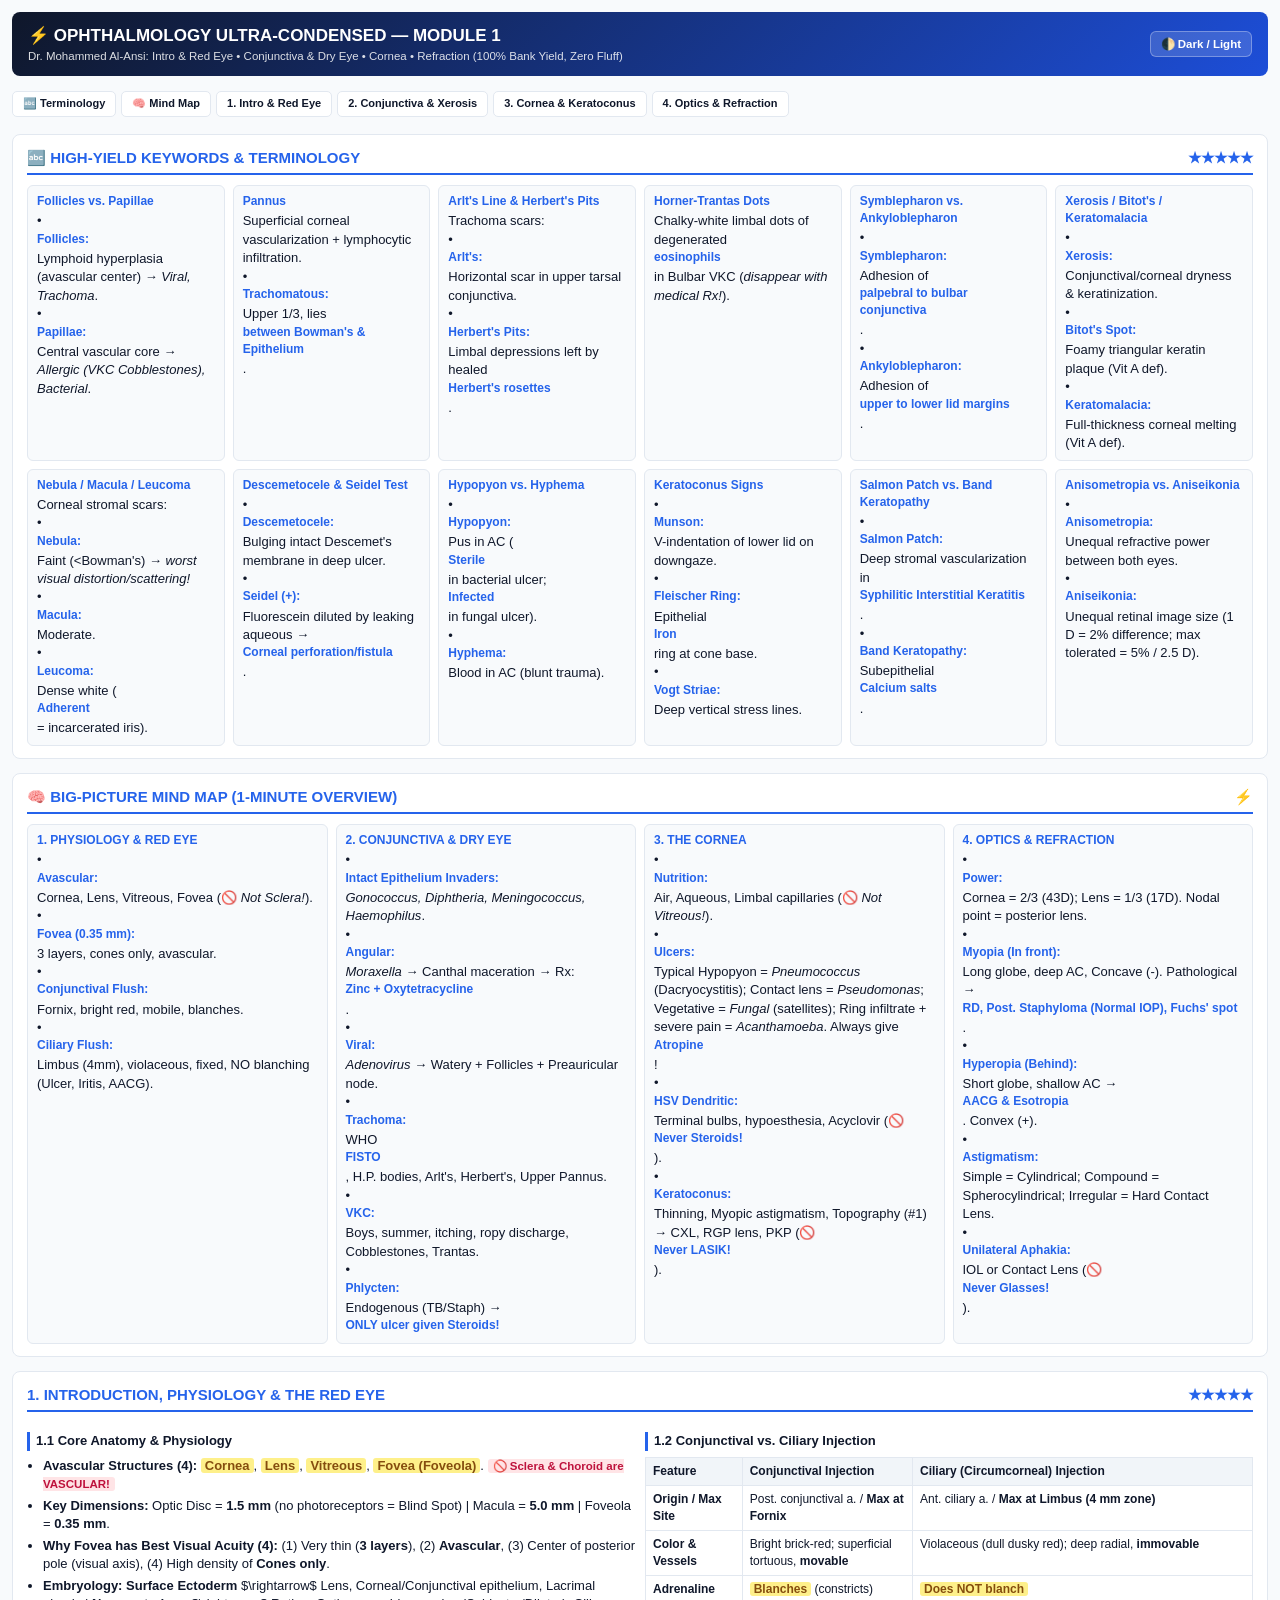
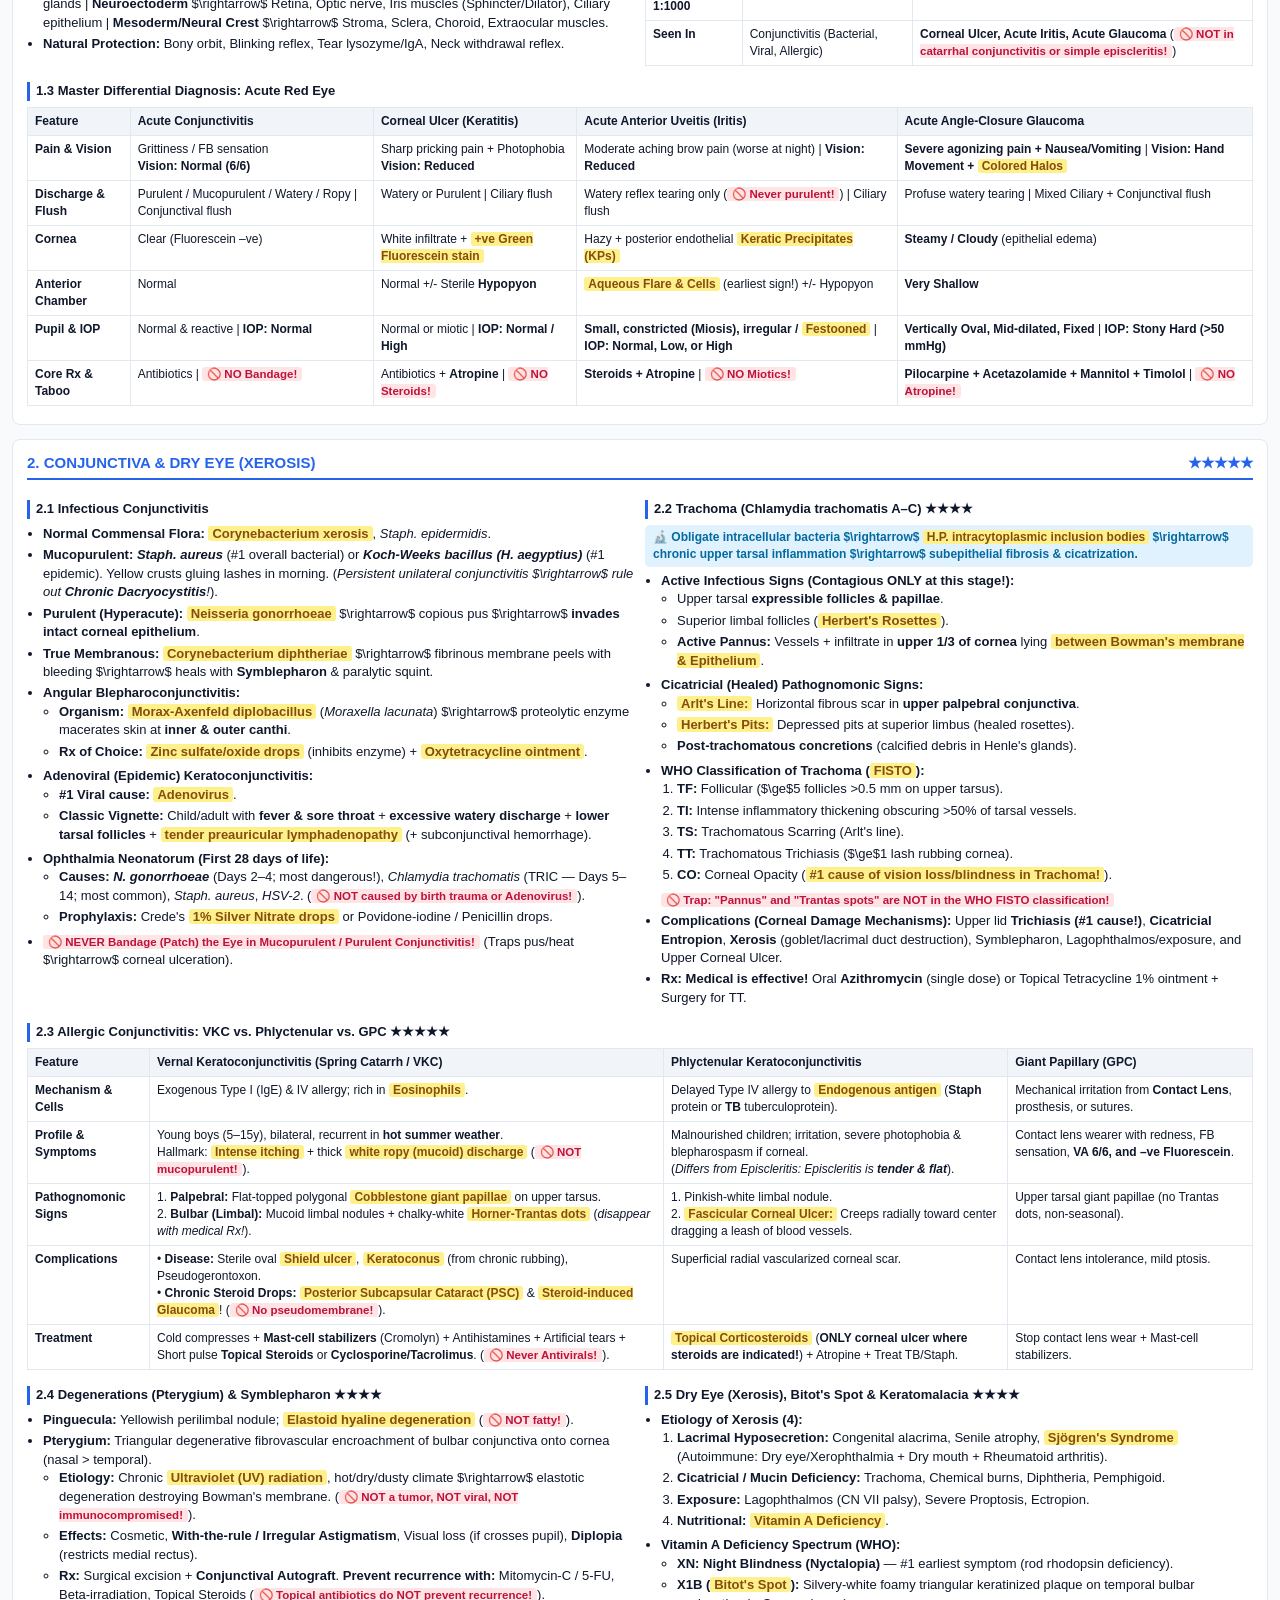
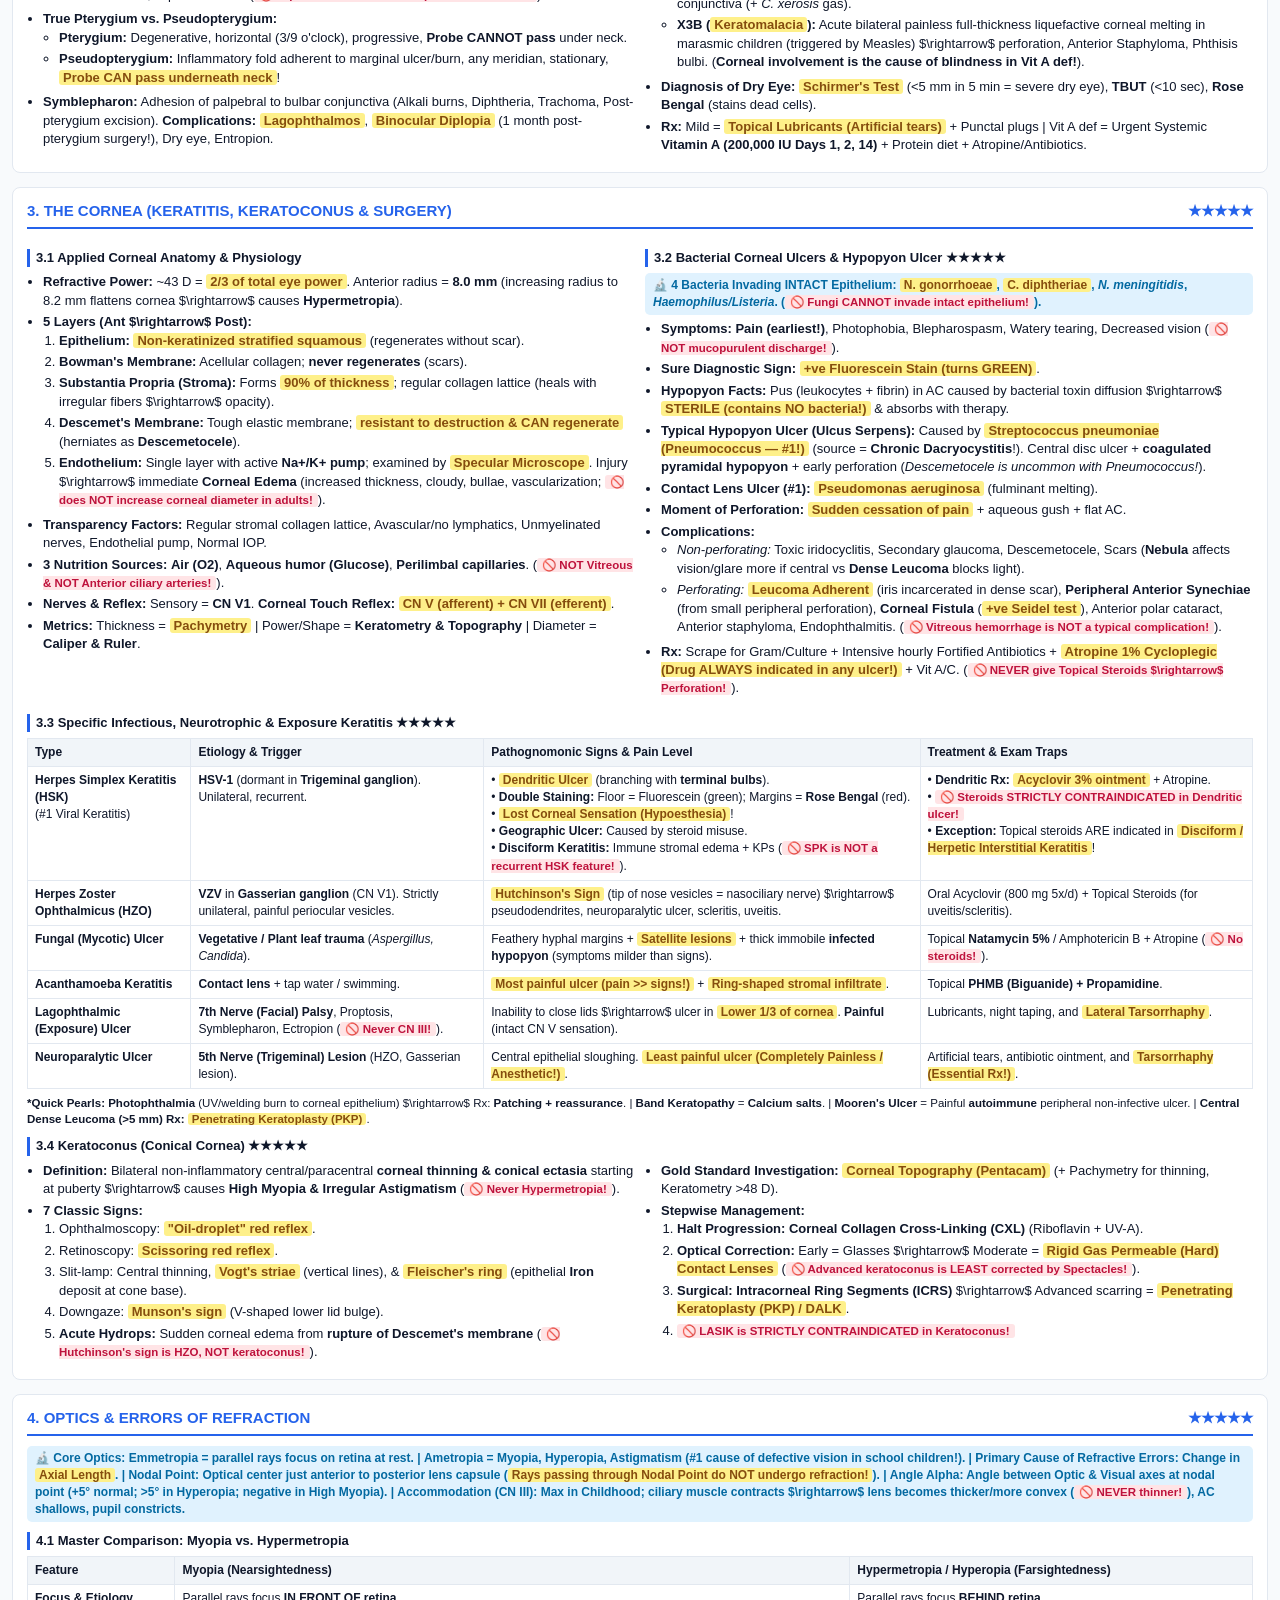
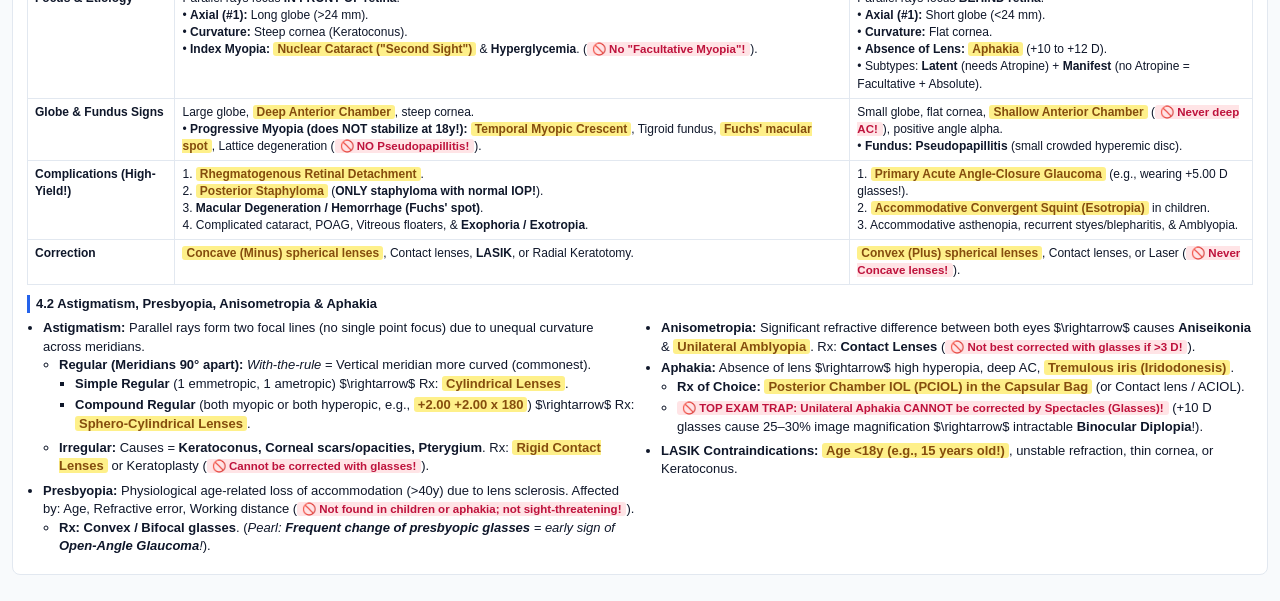
<file: public/assets/aistudio/Ophtho_M1_Condensed_b2e33963.html>
<!DOCTYPE html>
<html lang="en">
<head>
<meta charset="UTF-8">
<meta name="viewport" content="width=device-width, initial-scale=1.0">
<title>Ophtho Ultra-Condensed — Module 1 (Dr. Al-Ansi)</title>
<style>
  :root {
    --bg: #f8fafc; --card: #ffffff; --text: #0f172a; --muted: #475569;
    --border: #e2e8f0; --accent: #2563eb; --th-bg: #f1f5f9;
    --buzz-bg: #fef08a; --buzz-txt: #854d0e;
    --trap-bg: #ffe4e6; --trap-txt: #be123c;
    --mech-bg: #e0f2fe; --mech-txt: #0369a1;
  }
  body.dark {
    --bg: #0f172a; --card: #1e293b; --text: #f1f5f9; --muted: #94a3b8;
    --border: #334155; --accent: #38bdf8; --th-bg: #0f172a;
    --buzz-bg: #713f12; --buzz-txt: #fef08a;
    --trap-bg: #4c0519; --trap-txt: #fda4af;
    --mech-bg: #082f49; --mech-txt: #7dd3fc;
  }
  * { box-sizing: border-box; margin: 0; padding: 0; }
  body {
    font-family: -apple-system, BlinkMacSystemFont, "Segoe UI", Roboto, sans-serif;
    background: var(--bg); color: var(--text); line-height: 1.42;
    padding: 12px; font-size: 13px; transition: 0.2s;
  }
  .top-bar {
    background: linear-gradient(135deg, #0f172a, #1d4ed8); color: #fff;
    padding: 12px 16px; border-radius: 8px; margin-bottom: 10px;
    display: flex; justify-content: space-between; align-items: center; flex-wrap: wrap; gap: 8px;
  }
  .top-bar h1 { font-size: 17px; font-weight: 800; }
  .top-bar p { font-size: 11.5px; opacity: 0.85; }
  .btn-toggle {
    background: rgba(255,255,255,0.15); color: #fff; border: 1px solid rgba(255,255,255,0.3);
    padding: 5px 10px; border-radius: 6px; cursor: pointer; font-size: 11.5px; font-weight: 700;
  }
  .nav {
    display: flex; gap: 5px; flex-wrap: wrap; margin-bottom: 12px;
    position: sticky; top: 6px; z-index: 99; background: var(--bg); padding: 5px 0;
  }
  .nav a {
    background: var(--card); color: var(--text); border: 1px solid var(--border);
    text-decoration: none; padding: 4px 10px; border-radius: 5px; font-size: 11px; font-weight: 700;
  }
  .nav a:hover { border-color: var(--accent); color: var(--accent); }
  .sec {
    background: var(--card); border: 1px solid var(--border);
    border-radius: 8px; padding: 12px 14px; margin-bottom: 14px;
  }
  .sec-hdr {
    font-size: 15px; font-weight: 800; color: var(--accent);
    border-bottom: 2px solid var(--accent); padding-bottom: 5px; margin-bottom: 10px;
    display: flex; justify-content: space-between;
  }
  h3 {
    font-size: 13px; font-weight: 800; margin: 10px 0 6px 0;
    color: var(--text); border-left: 3px solid var(--accent); padding-left: 6px;
  }
  ul, ol { padding-left: 16px; margin-bottom: 6px; }
  li { margin-bottom: 3px; }
  .g2 { display: grid; grid-template-columns: repeat(auto-fit, minmax(310px, 1fr)); gap: 10px; }
  .g3 { display: grid; grid-template-columns: repeat(auto-fit, minmax(220px, 1fr)); gap: 8px; }
  .g4 { display: grid; grid-template-columns: repeat(auto-fit, minmax(190px, 1fr)); gap: 8px; }
  .card-mini {
    border: 1px solid var(--border); border-radius: 6px; padding: 7px 9px; background: var(--bg);
  }
  .card-mini b { color: var(--accent); display: block; font-size: 12px; margin-bottom: 2px; }
  table { width: 100%; border-collapse: collapse; margin: 6px 0; font-size: 12px; }
  th, td { border: 1px solid var(--border); padding: 5px 7px; text-align: left; vertical-align: top; }
  th { background: var(--th-bg); font-weight: 700; }
  .bz { background: var(--buzz-bg); color: var(--buzz-txt); padding: 0 4px; border-radius: 3px; font-weight: 700; }
  .trp { background: var(--trap-bg); color: var(--trap-txt); padding: 1px 5px; border-radius: 3px; font-weight: 700; font-size: 11.5px; }
  .mech { background: var(--mech-bg); color: var(--mech-txt); padding: 4px 8px; border-radius: 5px; margin: 5px 0; font-size: 12px; font-weight: 600; }
</style>
</head>
<body>

<div class="top-bar">
  <div>
    <h1>⚡ OPHTHALMOLOGY ULTRA-CONDENSED — MODULE 1</h1>
    <p>Dr. Mohammed Al-Ansi: Intro &amp; Red Eye • Conjunctiva &amp; Dry Eye • Cornea • Refraction (100% Bank Yield, Zero Fluff)</p>
  </div>
  <button class="btn-toggle" onclick="document.body.classList.toggle('dark')">🌓 Dark / Light</button>
</div>

<div class="nav">
  <a href="#terms">🔤 Terminology</a>
  <a href="#mm">🧠 Mind Map</a>
  <a href="#ch1">1. Intro &amp; Red Eye</a>
  <a href="#ch2">2. Conjunctiva &amp; Xerosis</a>
  <a href="#ch3">3. Cornea &amp; Keratoconus</a>
  <a href="#ch4">4. Optics &amp; Refraction</a>
</div>

<!-- ==================== TERMINOLOGY ==================== -->
<div id="terms" class="sec">
  <div class="sec-hdr"><span>🔤 HIGH-YIELD KEYWORDS &amp; TERMINOLOGY</span><span>★★★★★</span></div>
  <div class="g4">
    <div class="card-mini"><b>Follicles vs. Papillae</b>• <b>Follicles:</b> Lymphoid hyperplasia (avascular center) → <i>Viral, Trachoma</i>.<br>• <b>Papillae:</b> Central vascular core → <i>Allergic (VKC Cobblestones), Bacterial</i>.</div>
    <div class="card-mini"><b>Pannus</b>Superficial corneal vascularization + lymphocytic infiltration.<br>• <b>Trachomatous:</b> Upper 1/3, lies <b>between Bowman's &amp; Epithelium</b>.</div>
    <div class="card-mini"><b>Arlt's Line &amp; Herbert's Pits</b>Trachoma scars:<br>• <b>Arlt's:</b> Horizontal scar in upper tarsal conjunctiva.<br>• <b>Herbert's Pits:</b> Limbal depressions left by healed <b>Herbert's rosettes</b>.</div>
    <div class="card-mini"><b>Horner-Trantas Dots</b>Chalky-white limbal dots of degenerated <b>eosinophils</b> in Bulbar VKC (<i>disappear with medical Rx!</i>).</div>
    <div class="card-mini"><b>Symblepharon vs. Ankyloblepharon</b>• <b>Symblepharon:</b> Adhesion of <b>palpebral to bulbar conjunctiva</b>.<br>• <b>Ankyloblepharon:</b> Adhesion of <b>upper to lower lid margins</b>.</div>
    <div class="card-mini"><b>Xerosis / Bitot's / Keratomalacia</b>• <b>Xerosis:</b> Conjunctival/corneal dryness &amp; keratinization.<br>• <b>Bitot's Spot:</b> Foamy triangular keratin plaque (Vit A def).<br>• <b>Keratomalacia:</b> Full-thickness corneal melting (Vit A def).</div>
    <div class="card-mini"><b>Nebula / Macula / Leucoma</b>Corneal stromal scars:<br>• <b>Nebula:</b> Faint (&lt;Bowman's) → <i>worst visual distortion/scattering!</i><br>• <b>Macula:</b> Moderate.<br>• <b>Leucoma:</b> Dense white (<b>Adherent</b> = incarcerated iris).</div>
    <div class="card-mini"><b>Descemetocele &amp; Seidel Test</b>• <b>Descemetocele:</b> Bulging intact Descemet's membrane in deep ulcer.<br>• <b>Seidel (+):</b> Fluorescein diluted by leaking aqueous → <b>Corneal perforation/fistula</b>.</div>
    <div class="card-mini"><b>Hypopyon vs. Hyphema</b>• <b>Hypopyon:</b> Pus in AC (<b>Sterile</b> in bacterial ulcer; <b>Infected</b> in fungal ulcer).<br>• <b>Hyphema:</b> Blood in AC (blunt trauma).</div>
    <div class="card-mini"><b>Keratoconus Signs</b>• <b>Munson:</b> V-indentation of lower lid on downgaze.<br>• <b>Fleischer Ring:</b> Epithelial <b>Iron</b> ring at cone base.<br>• <b>Vogt Striae:</b> Deep vertical stress lines.</div>
    <div class="card-mini"><b>Salmon Patch vs. Band Keratopathy</b>• <b>Salmon Patch:</b> Deep stromal vascularization in <b>Syphilitic Interstitial Keratitis</b>.<br>• <b>Band Keratopathy:</b> Subepithelial <b>Calcium salts</b>.</div>
    <div class="card-mini"><b>Anisometropia vs. Aniseikonia</b>• <b>Anisometropia:</b> Unequal refractive power between both eyes.<br>• <b>Aniseikonia:</b> Unequal retinal image size (1 D = 2% difference; max tolerated = 5% / 2.5 D).</div>
  </div>
</div>

<!-- ==================== MIND MAP ==================== -->
<div id="mm" class="sec">
  <div class="sec-hdr"><span>🧠 BIG-PICTURE MIND MAP (1-MINUTE OVERVIEW)</span><span>⚡</span></div>
  <div class="g4">
    <div class="card-mini">
      <b>1. PHYSIOLOGY &amp; RED EYE</b>
      • <b>Avascular:</b> Cornea, Lens, Vitreous, Fovea (🚫 <i>Not Sclera!</i>).<br>
      • <b>Fovea (0.35 mm):</b> 3 layers, cones only, avascular.<br>
      • <b>Conjunctival Flush:</b> Fornix, bright red, mobile, blanches.<br>
      • <b>Ciliary Flush:</b> Limbus (4mm), violaceous, fixed, NO blanching (Ulcer, Iritis, AACG).
    </div>
    <div class="card-mini">
      <b>2. CONJUNCTIVA &amp; DRY EYE</b>
      • <b>Intact Epithelium Invaders:</b> <i>Gonococcus, Diphtheria, Meningococcus, Haemophilus</i>.<br>
      • <b>Angular:</b> <i>Moraxella</i> → Canthal maceration → Rx: <b>Zinc + Oxytetracycline</b>.<br>
      • <b>Viral:</b> <i>Adenovirus</i> → Watery + Follicles + Preauricular node.<br>
      • <b>Trachoma:</b> WHO <b>FISTO</b>, H.P. bodies, Arlt's, Herbert's, Upper Pannus.<br>
      • <b>VKC:</b> Boys, summer, itching, ropy discharge, Cobblestones, Trantas.<br>
      • <b>Phlycten:</b> Endogenous (TB/Staph) → <b>ONLY ulcer given Steroids!</b>
    </div>
    <div class="card-mini">
      <b>3. THE CORNEA</b>
      • <b>Nutrition:</b> Air, Aqueous, Limbal capillaries (🚫 <i>Not Vitreous!</i>).<br>
      • <b>Ulcers:</b> Typical Hypopyon = <i>Pneumococcus</i> (Dacryocystitis); Contact lens = <i>Pseudomonas</i>; Vegetative = <i>Fungal</i> (satellites); Ring infiltrate + severe pain = <i>Acanthamoeba</i>. Always give <b>Atropine</b>!<br>
      • <b>HSV Dendritic:</b> Terminal bulbs, hypoesthesia, Acyclovir (🚫 <b>Never Steroids!</b>).<br>
      • <b>Keratoconus:</b> Thinning, Myopic astigmatism, Topography (#1) → CXL, RGP lens, PKP (🚫 <b>Never LASIK!</b>).
    </div>
    <div class="card-mini">
      <b>4. OPTICS &amp; REFRACTION</b>
      • <b>Power:</b> Cornea = 2/3 (43D); Lens = 1/3 (17D). Nodal point = posterior lens.<br>
      • <b>Myopia (In front):</b> Long globe, deep AC, Concave (-). Pathological → <b>RD, Post. Staphyloma (Normal IOP), Fuchs' spot</b>.<br>
      • <b>Hyperopia (Behind):</b> Short globe, shallow AC → <b>AACG &amp; Esotropia</b>. Convex (+).<br>
      • <b>Astigmatism:</b> Simple = Cylindrical; Compound = Spherocylindrical; Irregular = Hard Contact Lens.<br>
      • <b>Unilateral Aphakia:</b> IOL or Contact Lens (🚫 <b>Never Glasses!</b>).
    </div>
  </div>
</div>

<!-- ==================== CHAPTER 1 ==================== -->
<div id="ch1" class="sec">
  <div class="sec-hdr"><span>1. INTRODUCTION, PHYSIOLOGY &amp; THE RED EYE</span><span>★★★★★</span></div>
  <div class="g2">
    <div>
      <h3>1.1 Core Anatomy &amp; Physiology</h3>
      <ul>
        <li><b>Avascular Structures (4):</b> <span class="bz">Cornea</span>, <span class="bz">Lens</span>, <span class="bz">Vitreous</span>, <span class="bz">Fovea (Foveola)</span>. <span class="trp">🚫 Sclera &amp; Choroid are VASCULAR!</span></li>
        <li><b>Key Dimensions:</b> Optic Disc = <b>1.5 mm</b> (no photoreceptors = Blind Spot) | Macula = <b>5.0 mm</b> | Foveola = <b>0.35 mm</b>.</li>
        <li><b>Why Fovea has Best Visual Acuity (4):</b> (1) Very thin (<b>3 layers</b>), (2) <b>Avascular</b>, (3) Center of posterior pole (visual axis), (4) High density of <b>Cones only</b>.</li>
        <li><b>Embryology:</b> <b>Surface Ectoderm</b> $\rightarrow$ Lens, Corneal/Conjunctival epithelium, Lacrimal glands | <b>Neuroectoderm</b> $\rightarrow$ Retina, Optic nerve, Iris muscles (Sphincter/Dilator), Ciliary epithelium | <b>Mesoderm/Neural Crest</b> $\rightarrow$ Stroma, Sclera, Choroid, Extraocular muscles.</li>
        <li><b>Natural Protection:</b> Bony orbit, Blinking reflex, Tear lysozyme/IgA, Neck withdrawal reflex.</li>
      </ul>
    </div>
    <div>
      <h3>1.2 Conjunctival vs. Ciliary Injection</h3>
      <table>
        <tr><th>Feature</th><th>Conjunctival Injection</th><th>Ciliary (Circumcorneal) Injection</th></tr>
        <tr><td><b>Origin / Max Site</b></td><td>Post. conjunctival a. / <b>Max at Fornix</b></td><td>Ant. ciliary a. / <b>Max at Limbus (4 mm zone)</b></td></tr>
        <tr><td><b>Color &amp; Vessels</b></td><td>Bright brick-red; superficial tortuous, <b>movable</b></td><td>Violaceous (dull dusky red); deep radial, <b>immovable</b></td></tr>
        <tr><td><b>Adrenaline 1:1000</b></td><td><span class="bz">Blanches</span> (constricts)</td><td><span class="bz">Does NOT blanch</span></td></tr>
        <tr><td><b>Seen In</b></td><td>Conjunctivitis (Bacterial, Viral, Allergic)</td><td><b>Corneal Ulcer, Acute Iritis, Acute Glaucoma</b> (<span class="trp">🚫 NOT in catarrhal conjunctivitis or simple episcleritis!</span>)</td></tr>
      </table>
    </div>
  </div>

  <h3>1.3 Master Differential Diagnosis: Acute Red Eye</h3>
  <table>
    <tr>
      <th>Feature</th>
      <th>Acute Conjunctivitis</th>
      <th>Corneal Ulcer (Keratitis)</th>
      <th>Acute Anterior Uveitis (Iritis)</th>
      <th>Acute Angle-Closure Glaucoma</th>
    </tr>
    <tr>
      <td><b>Pain &amp; Vision</b></td>
      <td>Grittiness / FB sensation<br><b>Vision: Normal (6/6)</b></td>
      <td>Sharp pricking pain + Photophobia<br><b>Vision: Reduced</b></td>
      <td>Moderate aching brow pain (worse at night) | <b>Vision: Reduced</b></td>
      <td><b>Severe agonizing pain + Nausea/Vomiting</b> | <b>Vision: Hand Movement + <span class="bz">Colored Halos</span></b></td>
    </tr>
    <tr>
      <td><b>Discharge &amp; Flush</b></td>
      <td>Purulent / Mucopurulent / Watery / Ropy | Conjunctival flush</td>
      <td>Watery or Purulent | Ciliary flush</td>
      <td>Watery reflex tearing only (<span class="trp">🚫 Never purulent!</span>) | Ciliary flush</td>
      <td>Profuse watery tearing | Mixed Ciliary + Conjunctival flush</td>
    </tr>
    <tr>
      <td><b>Cornea</b></td>
      <td>Clear (Fluorescein –ve)</td>
      <td>White infiltrate + <span class="bz">+ve Green Fluorescein stain</span></td>
      <td>Hazy + posterior endothelial <span class="bz">Keratic Precipitates (KPs)</span></td>
      <td><b>Steamy / Cloudy</b> (epithelial edema)</td>
    </tr>
    <tr>
      <td><b>Anterior Chamber</b></td>
      <td>Normal</td>
      <td>Normal +/- Sterile <b>Hypopyon</b></td>
      <td><span class="bz">Aqueous Flare &amp; Cells</span> (earliest sign!) +/- Hypopyon</td>
      <td><b>Very Shallow</b></td>
    </tr>
    <tr>
      <td><b>Pupil &amp; IOP</b></td>
      <td>Normal &amp; reactive | <b>IOP: Normal</b></td>
      <td>Normal or miotic | <b>IOP: Normal / High</b></td>
      <td><b>Small, constricted (Miosis), irregular / <span class="bz">Festooned</span></b> | <b>IOP: Normal, Low, or High</b></td>
      <td><b>Vertically Oval, Mid-dilated, Fixed</b> | <b>IOP: Stony Hard (&gt;50 mmHg)</b></td>
    </tr>
    <tr>
      <td><b>Core Rx &amp; Taboo</b></td>
      <td>Antibiotics | <span class="trp">🚫 NO Bandage!</span></td>
      <td>Antibiotics + <b>Atropine</b> | <span class="trp">🚫 NO Steroids!</span></td>
      <td><b>Steroids + Atropine</b> | <span class="trp">🚫 NO Miotics!</span></td>
      <td><b>Pilocarpine + Acetazolamide + Mannitol + Timolol</b> | <span class="trp">🚫 NO Atropine!</span></td>
    </tr>
  </table>
</div>

<!-- ==================== CHAPTER 2 ==================== -->
<div id="ch2" class="sec">
  <div class="sec-hdr"><span>2. CONJUNCTIVA &amp; DRY EYE (XEROSIS)</span><span>★★★★★</span></div>

  <div class="g2">
    <div>
      <h3>2.1 Infectious Conjunctivitis</h3>
      <ul>
        <li><b>Normal Commensal Flora:</b> <span class="bz">Corynebacterium xerosis</span>, <i>Staph. epidermidis</i>.</li>
        <li><b>Mucopurulent:</b> <b><i>Staph. aureus</i></b> (#1 overall bacterial) or <b><i>Koch-Weeks bacillus (H. aegyptius)</i></b> (#1 epidemic). Yellow crusts gluing lashes in morning. (<i>Persistent unilateral conjunctivitis $\rightarrow$ rule out <b>Chronic Dacryocystitis</b>!</i>).</li>
        <li><b>Purulent (Hyperacute):</b> <span class="bz">Neisseria gonorrhoeae</span> $\rightarrow$ copious pus $\rightarrow$ <b>invades intact corneal epithelium</b>.</li>
        <li><b>True Membranous:</b> <span class="bz">Corynebacterium diphtheriae</span> $\rightarrow$ fibrinous membrane peels with bleeding $\rightarrow$ heals with <b>Symblepharon</b> &amp; paralytic squint.</li>
        <li><b>Angular Blepharoconjunctivitis:</b>
          <ul>
            <li><b>Organism:</b> <span class="bz">Morax-Axenfeld diplobacillus</span> (<i>Moraxella lacunata</i>) $\rightarrow$ proteolytic enzyme macerates skin at <b>inner &amp; outer canthi</b>.</li>
            <li><b>Rx of Choice:</b> <span class="bz">Zinc sulfate/oxide drops</span> (inhibits enzyme) + <span class="bz">Oxytetracycline ointment</span>.</li>
          </ul>
        </li>
        <li><b>Adenoviral (Epidemic) Keratoconjunctivitis:</b>
          <ul>
            <li><b>#1 Viral cause:</b> <span class="bz">Adenovirus</span>.</li>
            <li><b>Classic Vignette:</b> Child/adult with <b>fever &amp; sore throat</b> + <b>excessive watery discharge</b> + <b>lower tarsal follicles</b> + <span class="bz">tender preauricular lymphadenopathy</span> (+ subconjunctival hemorrhage).</li>
          </ul>
        </li>
        <li><b>Ophthalmia Neonatorum (First 28 days of life):</b>
          <ul>
            <li><b>Causes:</b> <b><i>N. gonorrhoeae</i></b> (Days 2–4; most dangerous!), <i>Chlamydia trachomatis</i> (TRIC — Days 5–14; most common), <i>Staph. aureus</i>, <i>HSV-2</i>. (<span class="trp">🚫 NOT caused by birth trauma or Adenovirus!</span>).</li>
            <li><b>Prophylaxis:</b> Crede's <span class="bz">1% Silver Nitrate drops</span> or Povidone-iodine / Penicillin drops.</li>
          </ul>
        </li>
        <li><span class="trp">🚫 NEVER Bandage (Patch) the Eye in Mucopurulent / Purulent Conjunctivitis!</span> (Traps pus/heat $\rightarrow$ corneal ulceration).</li>
      </ul>
    </div>

    <div>
      <h3>2.2 Trachoma (Chlamydia trachomatis A–C) ★★★★</h3>
      <div class="mech">🔬 Obligate intracellular bacteria $\rightarrow$ <span class="bz">H.P. intracytoplasmic inclusion bodies</span> $\rightarrow$ chronic upper tarsal inflammation $\rightarrow$ subepithelial fibrosis &amp; cicatrization.</div>
      <ul>
        <li><b>Active Infectious Signs (Contagious ONLY at this stage!):</b>
          <ul>
            <li>Upper tarsal <b>expressible follicles &amp; papillae</b>.</li>
            <li>Superior limbal follicles (<span class="bz">Herbert's Rosettes</span>).</li>
            <li><b>Active Pannus:</b> Vessels + infiltrate in <b>upper 1/3 of cornea</b> lying <span class="bz">between Bowman's membrane &amp; Epithelium</span>.</li>
          </ul>
        </li>
        <li><b>Cicatricial (Healed) Pathognomonic Signs:</b>
          <ul>
            <li><span class="bz">Arlt's Line:</span> Horizontal fibrous scar in <b>upper palpebral conjunctiva</b>.</li>
            <li><span class="bz">Herbert's Pits:</span> Depressed pits at superior limbus (healed rosettes).</li>
            <li><b>Post-trachomatous concretions</b> (calcified debris in Henle's glands).</li>
          </ul>
        </li>
        <li><b>WHO Classification of Trachoma (<span class="bz">FISTO</span>):</b>
          <ol>
            <li><b>TF:</b> Follicular ($\ge$5 follicles &gt;0.5 mm on upper tarsus).</li>
            <li><b>TI:</b> Intense inflammatory thickening obscuring &gt;50% of tarsal vessels.</li>
            <li><b>TS:</b> Trachomatous Scarring (Arlt's line).</li>
            <li><b>TT:</b> Trachomatous Trichiasis ($\ge$1 lash rubbing cornea).</li>
            <li><b>CO:</b> Corneal Opacity (<span class="bz">#1 cause of vision loss/blindness in Trachoma!</span>).</li>
          </ol>
          <span class="trp">🚫 Trap: "Pannus" and "Trantas spots" are NOT in the WHO FISTO classification!</span>
        </li>
        <li><b>Complications (Corneal Damage Mechanisms):</b> Upper lid <b>Trichiasis (#1 cause!)</b>, <b>Cicatricial Entropion</b>, <b>Xerosis</b> (goblet/lacrimal duct destruction), Symblepharon, Lagophthalmos/exposure, and Upper Corneal Ulcer.</li>
        <li><b>Rx:</b> <b>Medical is effective!</b> Oral <b>Azithromycin</b> (single dose) or Topical Tetracycline 1% ointment + Surgery for TT.</li>
      </ul>
    </div>
  </div>

  <h3>2.3 Allergic Conjunctivitis: VKC vs. Phlyctenular vs. GPC ★★★★★</h3>
  <table>
    <tr>
      <th>Feature</th>
      <th>Vernal Keratoconjunctivitis (Spring Catarrh / VKC)</th>
      <th>Phlyctenular Keratoconjunctivitis</th>
      <th>Giant Papillary (GPC)</th>
    </tr>
    <tr>
      <td><b>Mechanism &amp; Cells</b></td>
      <td>Exogenous Type I (IgE) &amp; IV allergy; rich in <span class="bz">Eosinophils</span>.</td>
      <td>Delayed Type IV allergy to <span class="bz">Endogenous antigen</span> (<b>Staph</b> protein or <b>TB</b> tuberculoprotein).</td>
      <td>Mechanical irritation from <b>Contact Lens</b>, prosthesis, or sutures.</td>
    </tr>
    <tr>
      <td><b>Profile &amp; Symptoms</b></td>
      <td>Young boys (5–15y), bilateral, recurrent in <b>hot summer weather</b>.<br>Hallmark: <span class="bz">Intense itching</span> + thick <span class="bz">white ropy (mucoid) discharge</span> (<span class="trp">🚫 NOT mucopurulent!</span>).</td>
      <td>Malnourished children; irritation, severe photophobia &amp; blepharospasm if corneal.<br>(<i>Differs from Episcleritis: Episcleritis is <b>tender &amp; flat</b></i>).</td>
      <td>Contact lens wearer with redness, FB sensation, <b>VA 6/6, and –ve Fluorescein</b>.</td>
    </tr>
    <tr>
      <td><b>Pathognomonic Signs</b></td>
      <td>
        1. <b>Palpebral:</b> Flat-topped polygonal <span class="bz">Cobblestone giant papillae</span> on upper tarsus.<br>
        2. <b>Bulbar (Limbal):</b> Mucoid limbal nodules + chalky-white <span class="bz">Horner-Trantas dots</span> (<i>disappear with medical Rx!</i>).
      </td>
      <td>
        1. Pinkish-white limbal nodule.<br>
        2. <span class="bz">Fascicular Corneal Ulcer:</span> Creeps radially toward center dragging a leash of blood vessels.
      </td>
      <td>Upper tarsal giant papillae (no Trantas dots, non-seasonal).</td>
    </tr>
    <tr>
      <td><b>Complications</b></td>
      <td>
        • <b>Disease:</b> Sterile oval <span class="bz">Shield ulcer</span>, <span class="bz">Keratoconus</span> (from chronic rubbing), Pseudogerontoxon.<br>
        • <b>Chronic Steroid Drops:</b> <span class="bz">Posterior Subcapsular Cataract (PSC)</span> &amp; <span class="bz">Steroid-induced Glaucoma</span>! (<span class="trp">🚫 No pseudomembrane!</span>).
      </td>
      <td>Superficial radial vascularized corneal scar.</td>
      <td>Contact lens intolerance, mild ptosis.</td>
    </tr>
    <tr>
      <td><b>Treatment</b></td>
      <td>Cold compresses + <b>Mast-cell stabilizers</b> (Cromolyn) + Antihistamines + Artificial tears + Short pulse <b>Topical Steroids</b> or <b>Cyclosporine/Tacrolimus</b>. (<span class="trp">🚫 Never Antivirals!</span>).</td>
      <td><span class="bz">Topical Corticosteroids</span> (<b>ONLY corneal ulcer where steroids are indicated!</b>) + Atropine + Treat TB/Staph.</td>
      <td>Stop contact lens wear + Mast-cell stabilizers.</td>
    </tr>
  </table>

  <div class="g2">
    <div>
      <h3>2.4 Degenerations (Pterygium) &amp; Symblepharon ★★★★</h3>
      <ul>
        <li><b>Pinguecula:</b> Yellowish perilimbal nodule; <span class="bz">Elastoid hyaline degeneration</span> (<span class="trp">🚫 NOT fatty!</span>).</li>
        <li><b>Pterygium:</b> Triangular degenerative fibrovascular encroachment of bulbar conjunctiva onto cornea (nasal &gt; temporal).
          <ul>
            <li><b>Etiology:</b> Chronic <span class="bz">Ultraviolet (UV) radiation</span>, hot/dry/dusty climate $\rightarrow$ elastotic degeneration destroying Bowman's membrane. (<span class="trp">🚫 NOT a tumor, NOT viral, NOT immunocompromised!</span>).</li>
            <li><b>Effects:</b> Cosmetic, <b>With-the-rule / Irregular Astigmatism</b>, Visual loss (if crosses pupil), <b>Diplopia</b> (restricts medial rectus).</li>
            <li><b>Rx:</b> Surgical excision + <b>Conjunctival Autograft</b>. <b>Prevent recurrence with:</b> Mitomycin-C / 5-FU, Beta-irradiation, Topical Steroids (<span class="trp">🚫 Topical antibiotics do NOT prevent recurrence!</span>).</li>
          </ul>
        </li>
        <li><b>True Pterygium vs. Pseudopterygium:</b>
          <ul>
            <li><b>Pterygium:</b> Degenerative, horizontal (3/9 o'clock), progressive, <b>Probe CANNOT pass</b> under neck.</li>
            <li><b>Pseudopterygium:</b> Inflammatory fold adherent to marginal ulcer/burn, any meridian, stationary, <span class="bz">Probe CAN pass underneath neck</span>!</li>
          </ul>
        </li>
        <li><b>Symblepharon:</b> Adhesion of palpebral to bulbar conjunctiva (Alkali burns, Diphtheria, Trachoma, Post-pterygium excision). <b>Complications:</b> <span class="bz">Lagophthalmos</span>, <span class="bz">Binocular Diplopia</span> (1 month post-pterygium surgery!), Dry eye, Entropion.</li>
      </ul>
    </div>

    <div>
      <h3>2.5 Dry Eye (Xerosis), Bitot's Spot &amp; Keratomalacia ★★★★</h3>
      <ul>
        <li><b>Etiology of Xerosis (4):</b>
          <ol>
            <li><b>Lacrimal Hyposecretion:</b> Congenital alacrima, Senile atrophy, <span class="bz">Sjögren's Syndrome</span> (Autoimmune: Dry eye/Xerophthalmia + Dry mouth + Rheumatoid arthritis).</li>
            <li><b>Cicatricial / Mucin Deficiency:</b> Trachoma, Chemical burns, Diphtheria, Pemphigoid.</li>
            <li><b>Exposure:</b> Lagophthalmos (CN VII palsy), Severe Proptosis, Ectropion.</li>
            <li><b>Nutritional:</b> <span class="bz">Vitamin A Deficiency</span>.</li>
          </ol>
        </li>
        <li><b>Vitamin A Deficiency Spectrum (WHO):</b>
          <ul>
            <li><b>XN:</b> <b>Night Blindness (Nyctalopia)</b> — #1 earliest symptom (rod rhodopsin deficiency).</li>
            <li><b>X1B (<span class="bz">Bitot's Spot</span>):</b> Silvery-white foamy triangular keratinized plaque on temporal bulbar conjunctiva (+ <i>C. xerosis</i> gas).</li>
            <li><b>X3B (<span class="bz">Keratomalacia</span>):</b> Acute bilateral painless full-thickness liquefactive corneal melting in marasmic children (triggered by Measles) $\rightarrow$ perforation, Anterior Staphyloma, Phthisis bulbi. (<b>Corneal involvement is the cause of blindness in Vit A def!</b>).</li>
          </ul>
        </li>
        <li><b>Diagnosis of Dry Eye:</b> <span class="bz">Schirmer's Test</span> (&lt;5 mm in 5 min = severe dry eye), <b>TBUT</b> (&lt;10 sec), <b>Rose Bengal</b> (stains dead cells).</li>
        <li><b>Rx:</b> Mild = <span class="bz">Topical Lubricants (Artificial tears)</span> + Punctal plugs | Vit A def = Urgent Systemic <b>Vitamin A (200,000 IU Days 1, 2, 14)</b> + Protein diet + Atropine/Antibiotics.</li>
      </ul>
    </div>
  </div>
</div>

<!-- ==================== CHAPTER 3 ==================== -->
<div id="ch3" class="sec">
  <div class="sec-hdr"><span>3. THE CORNEA (KERATITIS, KERATOCONUS &amp; SURGERY)</span><span>★★★★★</span></div>

  <div class="g2">
    <div>
      <h3>3.1 Applied Corneal Anatomy &amp; Physiology</h3>
      <ul>
        <li><b>Refractive Power:</b> ~43 D = <span class="bz">2/3 of total eye power</span>. Anterior radius = <b>8.0 mm</b> (increasing radius to 8.2 mm flattens cornea $\rightarrow$ causes <b>Hypermetropia</b>).</li>
        <li><b>5 Layers (Ant $\rightarrow$ Post):</b>
          <ol>
            <li><b>Epithelium:</b> <span class="bz">Non-keratinized stratified squamous</span> (regenerates without scar).</li>
            <li><b>Bowman's Membrane:</b> Acellular collagen; <b>never regenerates</b> (scars).</li>
            <li><b>Substantia Propria (Stroma):</b> Forms <span class="bz">90% of thickness</span>; regular collagen lattice (heals with irregular fibers $\rightarrow$ opacity).</li>
            <li><b>Descemet's Membrane:</b> Tough elastic membrane; <span class="bz">resistant to destruction &amp; CAN regenerate</span> (herniates as <b>Descemetocele</b>).</li>
            <li><b>Endothelium:</b> Single layer with active <b>Na+/K+ pump</b>; examined by <span class="bz">Specular Microscope</span>. Injury $\rightarrow$ immediate <b>Corneal Edema</b> (increased thickness, cloudy, bullae, vascularization; <span class="trp">🚫 does NOT increase corneal diameter in adults!</span>).</li>
          </ol>
        </li>
        <li><b>Transparency Factors:</b> Regular stromal collagen lattice, Avascular/no lymphatics, Unmyelinated nerves, Endothelial pump, Normal IOP.</li>
        <li><b>3 Nutrition Sources:</b> <b>Air (O2)</b>, <b>Aqueous humor (Glucose)</b>, <b>Perilimbal capillaries</b>. (<span class="trp">🚫 NOT Vitreous &amp; NOT Anterior ciliary arteries!</span>).</li>
        <li><b>Nerves &amp; Reflex:</b> Sensory = <b>CN V1</b>. <b>Corneal Touch Reflex:</b> <span class="bz">CN V (afferent) + CN VII (efferent)</span>.</li>
        <li><b>Metrics:</b> Thickness = <span class="bz">Pachymetry</span> | Power/Shape = <b>Keratometry &amp; Topography</b> | Diameter = <b>Caliper &amp; Ruler</b>.</li>
      </ul>
    </div>

    <div>
      <h3>3.2 Bacterial Corneal Ulcers &amp; Hypopyon Ulcer ★★★★★</h3>
      <div class="mech">🔬 <b>4 Bacteria Invading INTACT Epithelium:</b> <span class="bz">N. gonorrhoeae</span>, <span class="bz">C. diphtheriae</span>, <i>N. meningitidis</i>, <i>Haemophilus/Listeria</i>. (<span class="trp">🚫 Fungi CANNOT invade intact epithelium!</span>).</div>
      <ul>
        <li><b>Symptoms:</b> <b>Pain (earliest!)</b>, Photophobia, Blepharospasm, Watery tearing, Decreased vision (<span class="trp">🚫 NOT mucopurulent discharge!</span>).</li>
        <li><b>Sure Diagnostic Sign:</b> <span class="bz">+ve Fluorescein Stain (turns GREEN)</span>.</li>
        <li><b>Hypopyon Facts:</b> Pus (leukocytes + fibrin) in AC caused by bacterial toxin diffusion $\rightarrow$ <span class="bz">STERILE (contains NO bacteria!)</span> &amp; absorbs with therapy.</li>
        <li><b>Typical Hypopyon Ulcer (Ulcus Serpens):</b> Caused by <span class="bz">Streptococcus pneumoniae (Pneumococcus — #1!)</span> (source = <b>Chronic Dacryocystitis</b>!). Central disc ulcer + <b>coagulated pyramidal hypopyon</b> + early perforation (<i>Descemetocele is uncommon with Pneumococcus!</i>).</li>
        <li><b>Contact Lens Ulcer (#1):</b> <span class="bz">Pseudomonas aeruginosa</span> (fulminant melting).</li>
        <li><b>Moment of Perforation:</b> <span class="bz">Sudden cessation of pain</span> + aqueous gush + flat AC.</li>
        <li><b>Complications:</b>
          <ul>
            <li><i>Non-perforating:</i> Toxic iridocyclitis, Secondary glaucoma, Descemetocele, Scars (<b>Nebula</b> affects vision/glare more if central vs <b>Dense Leucoma</b> blocks light).</li>
            <li><i>Perforating:</i> <span class="bz">Leucoma Adherent</span> (iris incarcerated in dense scar), <b>Peripheral Anterior Synechiae</b> (from small peripheral perforation), <b>Corneal Fistula</b> (<span class="bz">+ve Seidel test</span>), Anterior polar cataract, Anterior staphyloma, Endophthalmitis. (<span class="trp">🚫 Vitreous hemorrhage is NOT a typical complication!</span>).</li>
          </ul>
        </li>
        <li><b>Rx:</b> Scrape for Gram/Culture + Intensive hourly Fortified Antibiotics + <span class="bz">Atropine 1% Cycloplegic (Drug ALWAYS indicated in any ulcer!)</span> + Vit A/C. (<span class="trp">🚫 NEVER give Topical Steroids $\rightarrow$ Perforation!</span>).</li>
      </ul>
    </div>
  </div>

  <h3>3.3 Specific Infectious, Neurotrophic &amp; Exposure Keratitis ★★★★★</h3>
  <table>
    <tr>
      <th>Type</th>
      <th>Etiology &amp; Trigger</th>
      <th>Pathognomonic Signs &amp; Pain Level</th>
      <th>Treatment &amp; Exam Traps</th>
    </tr>
    <tr>
      <td><b>Herpes Simplex Keratitis (HSK)</b><br>(#1 Viral Keratitis)</td>
      <td><b>HSV-1</b> (dormant in <b>Trigeminal ganglion</b>). Unilateral, recurrent.</td>
      <td>
        • <span class="bz">Dendritic Ulcer</span> (branching with <b>terminal bulbs</b>).<br>
        • <b>Double Staining:</b> Floor = Fluorescein (green); Margins = <b>Rose Bengal</b> (red).<br>
        • <span class="bz">Lost Corneal Sensation (Hypoesthesia)</span>!<br>
        • <b>Geographic Ulcer:</b> Caused by steroid misuse.<br>
        • <b>Disciform Keratitis:</b> Immune stromal edema + KPs (<span class="trp">🚫 SPK is NOT a recurrent HSK feature!</span>).
      </td>
      <td>
        • <b>Dendritic Rx:</b> <span class="bz">Acyclovir 3% ointment</span> + Atropine.<br>
        • <span class="trp">🚫 Steroids STRICTLY CONTRAINDICATED in Dendritic ulcer!</span><br>
        • <b>Exception:</b> Topical steroids ARE indicated in <span class="bz">Disciform / Herpetic Interstitial Keratitis</span>!
      </td>
    </tr>
    <tr>
      <td><b>Herpes Zoster Ophthalmicus (HZO)</b></td>
      <td><b>VZV</b> in <b>Gasserian ganglion</b> (CN V1). Strictly unilateral, painful periocular vesicles.</td>
      <td><span class="bz">Hutchinson's Sign</span> (tip of nose vesicles = nasociliary nerve) $\rightarrow$ pseudodendrites, neuroparalytic ulcer, scleritis, uveitis.</td>
      <td>Oral Acyclovir (800 mg 5x/d) + Topical Steroids (for uveitis/scleritis).</td>
    </tr>
    <tr>
      <td><b>Fungal (Mycotic) Ulcer</b></td>
      <td><b>Vegetative / Plant leaf trauma</b> (<i>Aspergillus, Candida</i>).</td>
      <td>Feathery hyphal margins + <span class="bz">Satellite lesions</span> + thick immobile <b>infected hypopyon</b> (symptoms milder than signs).</td>
      <td>Topical <b>Natamycin 5%</b> / Amphotericin B + Atropine (<span class="trp">🚫 No steroids!</span>).</td>
    </tr>
    <tr>
      <td><b>Acanthamoeba Keratitis</b></td>
      <td><b>Contact lens</b> + tap water / swimming.</td>
      <td><span class="bz">Most painful ulcer (pain &gt;&gt; signs!)</span> + <span class="bz">Ring-shaped stromal infiltrate</span>.</td>
      <td>Topical <b>PHMB (Biguanide) + Propamidine</b>.</td>
    </tr>
    <tr>
      <td><b>Lagophthalmic (Exposure) Ulcer</b></td>
      <td><b>7th Nerve (Facial) Palsy</b>, Proptosis, Symblepharon, Ectropion (<span class="trp">🚫 Never CN III!</span>).</td>
      <td>Inability to close lids $\rightarrow$ ulcer in <span class="bz">Lower 1/3 of cornea</span>. <b>Painful</b> (intact CN V sensation).</td>
      <td>Lubricants, night taping, and <span class="bz">Lateral Tarsorrhaphy</span>.</td>
    </tr>
    <tr>
      <td><b>Neuroparalytic Ulcer</b></td>
      <td><b>5th Nerve (Trigeminal) Lesion</b> (HZO, Gasserian lesion).</td>
      <td>Central epithelial sloughing. <span class="bz">Least painful ulcer (Completely Painless / Anesthetic!)</span>.</td>
      <td>Artificial tears, antibiotic ointment, and <span class="bz">Tarsorrhaphy (Essential Rx!)</span>.</td>
    </tr>
  </table>
  <p style="font-size:11.5px; margin-top:4px;"><b>*Quick Pearls:</b> <b>Photophthalmia</b> (UV/welding burn to corneal epithelium) $\rightarrow$ Rx: <b>Patching + reassurance</b>. | <b>Band Keratopathy</b> = <b>Calcium salts</b>. | <b>Mooren's Ulcer</b> = Painful <b>autoimmune</b> peripheral non-infective ulcer. | <b>Central Dense Leucoma (&gt;5 mm) Rx:</b> <span class="bz">Penetrating Keratoplasty (PKP)</span>.</p>

  <h3>3.4 Keratoconus (Conical Cornea) ★★★★★</h3>
  <div class="g2">
    <div>
      <ul>
        <li><b>Definition:</b> Bilateral non-inflammatory central/paracentral <b>corneal thinning &amp; conical ectasia</b> starting at puberty $\rightarrow$ causes <b>High Myopia &amp; Irregular Astigmatism</b> (<span class="trp">🚫 Never Hypermetropia!</span>).</li>
        <li><b>7 Classic Signs:</b>
          <ol>
            <li>Ophthalmoscopy: <span class="bz">"Oil-droplet" red reflex</span>.</li>
            <li>Retinoscopy: <span class="bz">Scissoring red reflex</span>.</li>
            <li>Slit-lamp: Central thinning, <span class="bz">Vogt's striae</span> (vertical lines), &amp; <span class="bz">Fleischer's ring</span> (epithelial <b>Iron</b> deposit at cone base).</li>
            <li>Downgaze: <span class="bz">Munson's sign</span> (V-shaped lower lid bulge).</li>
            <li><b>Acute Hydrops:</b> Sudden corneal edema from <b>rupture of Descemet's membrane</b> (<span class="trp">🚫 Hutchinson's sign is HZO, NOT keratoconus!</span>).</li>
          </ol>
        </li>
      </ul>
    </div>
    <div>
      <ul>
        <li><b>Gold Standard Investigation:</b> <span class="bz">Corneal Topography (Pentacam)</span> (+ Pachymetry for thinning, Keratometry &gt;48 D).</li>
        <li><b>Stepwise Management:</b>
          <ol>
            <li><b>Halt Progression:</b> <b>Corneal Collagen Cross-Linking (CXL)</b> (Riboflavin + UV-A).</li>
            <li><b>Optical Correction:</b> Early = Glasses $\rightarrow$ Moderate = <span class="bz">Rigid Gas Permeable (Hard) Contact Lenses</span> (<span class="trp">🚫 Advanced keratoconus is LEAST corrected by Spectacles!</span>).</li>
            <li><b>Surgical:</b> <b>Intracorneal Ring Segments (ICRS)</b> $\rightarrow$ Advanced scarring = <span class="bz">Penetrating Keratoplasty (PKP) / DALK</span>.</li>
            <li><span class="trp">🚫 LASIK is STRICTLY CONTRAINDICATED in Keratoconus!</span></li>
          </ol>
        </li>
      </ul>
    </div>
  </div>
</div>

<!-- ==================== CHAPTER 4 ==================== -->
<div id="ch4" class="sec">
  <div class="sec-hdr"><span>4. OPTICS &amp; ERRORS OF REFRACTION</span><span>★★★★★</span></div>

  <div class="mech">
    🔬 <b>Core Optics:</b> <b>Emmetropia</b> = parallel rays focus <b>on</b> retina at rest. | <b>Ametropia</b> = Myopia, Hyperopia, Astigmatism (<b>#1 cause of defective vision in school children!</b>). | <b>Primary Cause of Refractive Errors:</b> Change in <span class="bz">Axial Length</span>. | <b>Nodal Point:</b> Optical center just anterior to posterior lens capsule (<span class="bz">Rays passing through Nodal Point do NOT undergo refraction!</span>). | <b>Angle Alpha:</b> Angle between Optic &amp; Visual axes at nodal point (+5° normal; &gt;5° in Hyperopia; negative in High Myopia). | <b>Accommodation (CN III):</b> Max in <b>Childhood</b>; ciliary muscle contracts $\rightarrow$ lens becomes <b>thicker/more convex</b> (<span class="trp">🚫 NEVER thinner!</span>), AC shallows, pupil constricts.
  </div>

  <h3>4.1 Master Comparison: Myopia vs. Hypermetropia</h3>
  <table>
    <tr>
      <th>Feature</th>
      <th>Myopia (Nearsightedness)</th>
      <th>Hypermetropia / Hyperopia (Farsightedness)</th>
    </tr>
    <tr>
      <td><b>Focus &amp; Etiology</b></td>
      <td>Parallel rays focus <b>IN FRONT OF retina</b>.<br>• <b>Axial (#1):</b> Long globe (&gt;24 mm).<br>• <b>Curvature:</b> Steep cornea (Keratoconus).<br>• <b>Index Myopia:</b> <span class="bz">Nuclear Cataract ("Second Sight")</span> &amp; <b>Hyperglycemia</b>. (<span class="trp">🚫 No "Facultative Myopia"!</span>).</td>
      <td>Parallel rays focus <b>BEHIND retina</b>.<br>• <b>Axial (#1):</b> Short globe (&lt;24 mm).<br>• <b>Curvature:</b> Flat cornea.<br>• <b>Absence of Lens:</b> <span class="bz">Aphakia</span> (+10 to +12 D).<br>• Subtypes: <b>Latent</b> (needs Atropine) + <b>Manifest</b> (no Atropine = Facultative + Absolute).</td>
    </tr>
    <tr>
      <td><b>Globe &amp; Fundus Signs</b></td>
      <td>Large globe, <span class="bz">Deep Anterior Chamber</span>, steep cornea.<br>• <b>Progressive Myopia (does NOT stabilize at 18y!):</b> <span class="bz">Temporal Myopic Crescent</span>, Tigroid fundus, <span class="bz">Fuchs' macular spot</span>, Lattice degeneration (<span class="trp">🚫 NO Pseudopapillitis!</span>).</td>
      <td>Small globe, flat cornea, <span class="bz">Shallow Anterior Chamber</span> (<span class="trp">🚫 Never deep AC!</span>), positive angle alpha.<br>• <b>Fundus:</b> <b>Pseudopapillitis</b> (small crowded hyperemic disc).</td>
    </tr>
    <tr>
      <td><b>Complications (High-Yield!)</b></td>
      <td>
        1. <span class="bz">Rhegmatogenous Retinal Detachment</span>.<br>
        2. <span class="bz">Posterior Staphyloma</span> (<b>ONLY staphyloma with normal IOP!</b>).<br>
        3. <b>Macular Degeneration / Hemorrhage (Fuchs' spot)</b>.<br>
        4. Complicated cataract, POAG, Vitreous floaters, &amp; <b>Exophoria / Exotropia</b>.
      </td>
      <td>
        1. <span class="bz">Primary Acute Angle-Closure Glaucoma</span> (e.g., wearing +5.00 D glasses!).<br>
        2. <span class="bz">Accommodative Convergent Squint (Esotropia)</span> in children.<br>
        3. Accommodative asthenopia, recurrent styes/blepharitis, &amp; Amblyopia.
      </td>
    </tr>
    <tr>
      <td><b>Correction</b></td>
      <td><span class="bz">Concave (Minus) spherical lenses</span>, Contact lenses, <b>LASIK</b>, or Radial Keratotomy.</td>
      <td><span class="bz">Convex (Plus) spherical lenses</span>, Contact lenses, or Laser (<span class="trp">🚫 Never Concave lenses!</span>).</td>
    </tr>
  </table>

  <h3>4.2 Astigmatism, Presbyopia, Anisometropia &amp; Aphakia</h3>
  <div class="g2">
    <div>
      <ul>
        <li><b>Astigmatism:</b> Parallel rays form two focal lines (no single point focus) due to unequal curvature across meridians.
          <ul>
            <li><b>Regular (Meridians 90° apart):</b> <i>With-the-rule</i> = Vertical meridian more curved (commonest).
              <ul>
                <li><b>Simple Regular</b> (1 emmetropic, 1 ametropic) $\rightarrow$ Rx: <span class="bz">Cylindrical Lenses</span>.</li>
                <li><b>Compound Regular</b> (both myopic or both hyperopic, e.g., <span class="bz">+2.00 +2.00 x 180</span>) $\rightarrow$ Rx: <span class="bz">Sphero-Cylindrical Lenses</span>.</li>
              </ul>
            </li>
            <li><b>Irregular:</b> Causes = <b>Keratoconus, Corneal scars/opacities, Pterygium</b>. Rx: <span class="bz">Rigid Contact Lenses</span> or Keratoplasty (<span class="trp">🚫 Cannot be corrected with glasses!</span>).</li>
          </ul>
        </li>
        <li><b>Presbyopia:</b> Physiological age-related loss of accommodation (&gt;40y) due to lens sclerosis. Affected by: Age, Refractive error, Working distance (<span class="trp">🚫 Not found in children or aphakia; not sight-threatening!</span>).
          <ul>
            <li><b>Rx:</b> <b>Convex / Bifocal glasses</b>. (<i>Pearl: <b>Frequent change of presbyopic glasses</b> = early sign of <b>Open-Angle Glaucoma</b>!</i>).</li>
          </ul>
        </li>
      </ul>
    </div>
    <div>
      <ul>
        <li><b>Anisometropia:</b> Significant refractive difference between both eyes $\rightarrow$ causes <b>Aniseikonia</b> &amp; <span class="bz">Unilateral Amblyopia</span>. Rx: <b>Contact Lenses</b> (<span class="trp">🚫 Not best corrected with glasses if &gt;3 D!</span>).</li>
        <li><b>Aphakia:</b> Absence of lens $\rightarrow$ high hyperopia, deep AC, <span class="bz">Tremulous iris (Iridodonesis)</span>.
          <ul>
            <li><b>Rx of Choice:</b> <span class="bz">Posterior Chamber IOL (PCIOL) in the Capsular Bag</span> (or Contact lens / ACIOL).</li>
            <li><span class="trp">🚫 TOP EXAM TRAP: Unilateral Aphakia CANNOT be corrected by Spectacles (Glasses)!</span> (+10 D glasses cause 25–30% image magnification $\rightarrow$ intractable <b>Binocular Diplopia</b>!).</li>
          </ul>
        </li>
        <li><b>LASIK Contraindications:</b> <span class="bz">Age &lt;18y (e.g., 15 years old!)</span>, unstable refraction, thin cornea, or Keratoconus.</li>
      </ul>
    </div>
  </div>
</div>

</body>
</html>
</file>
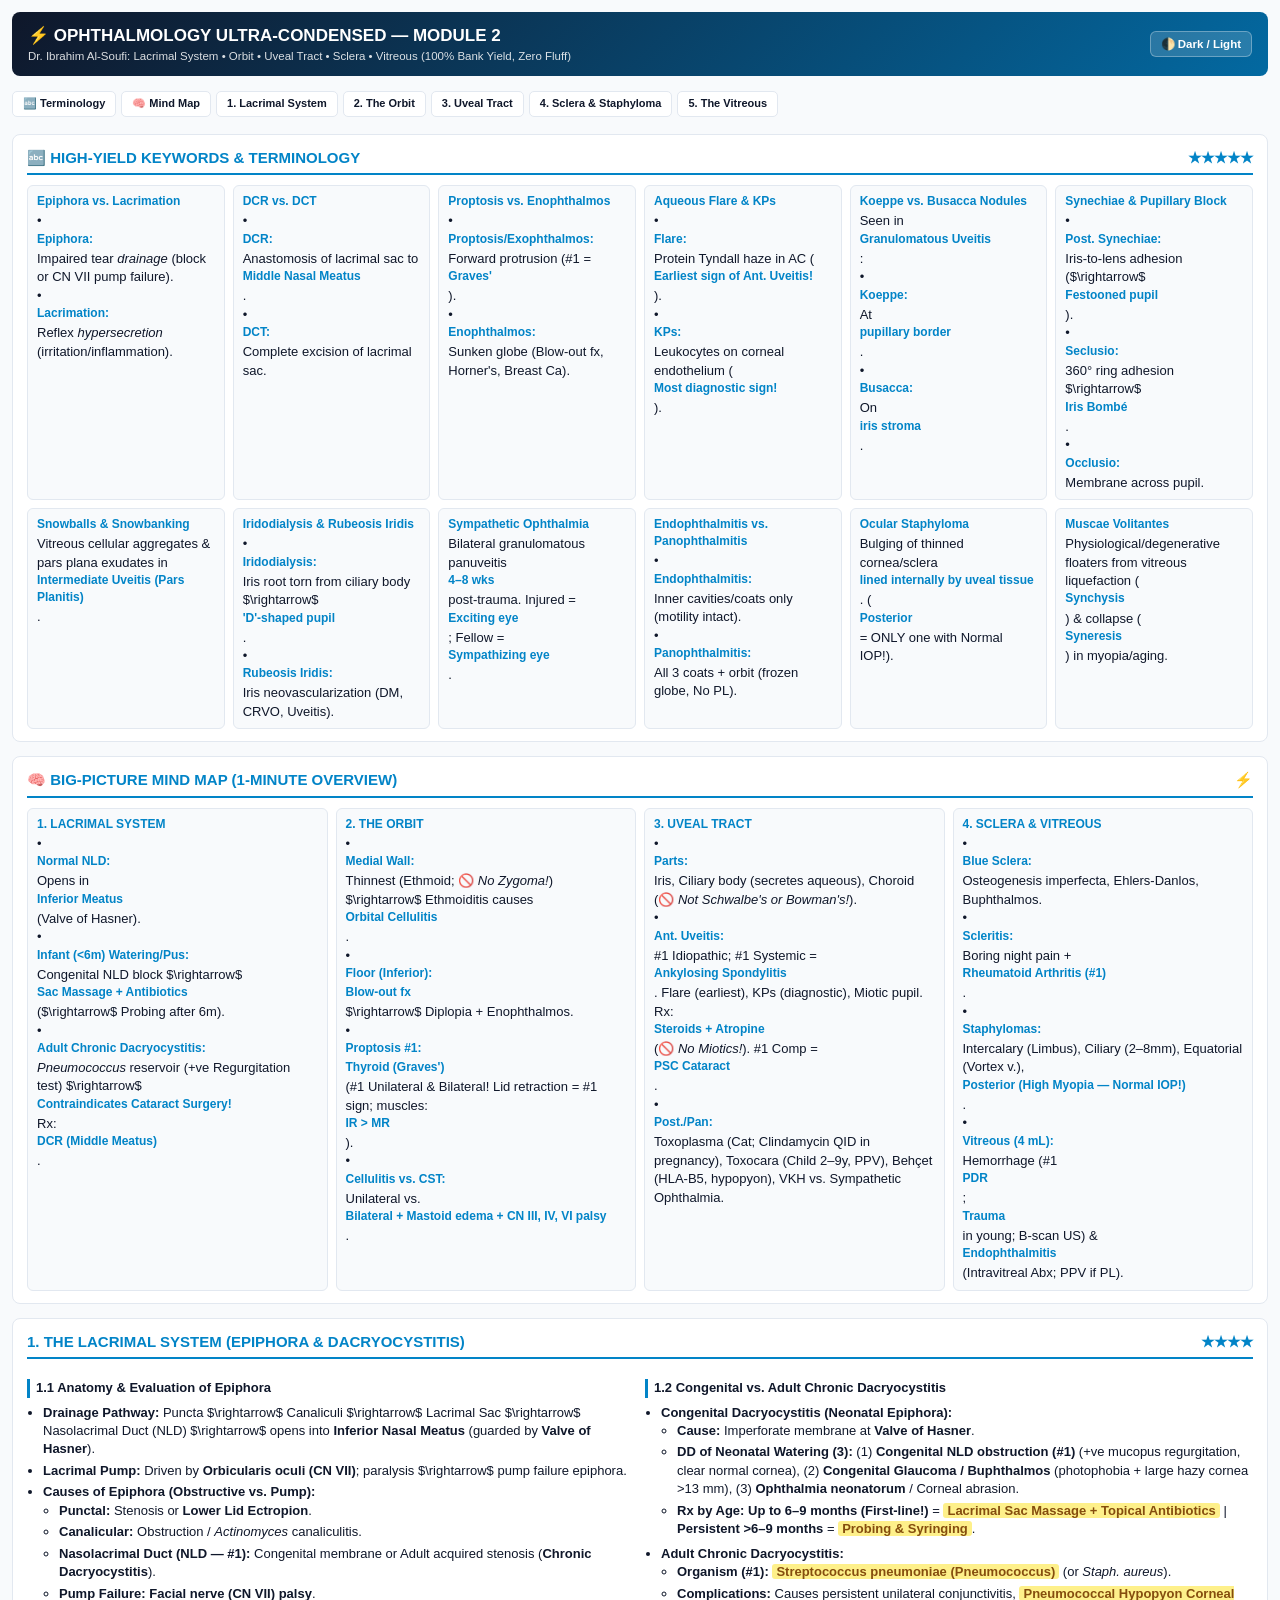
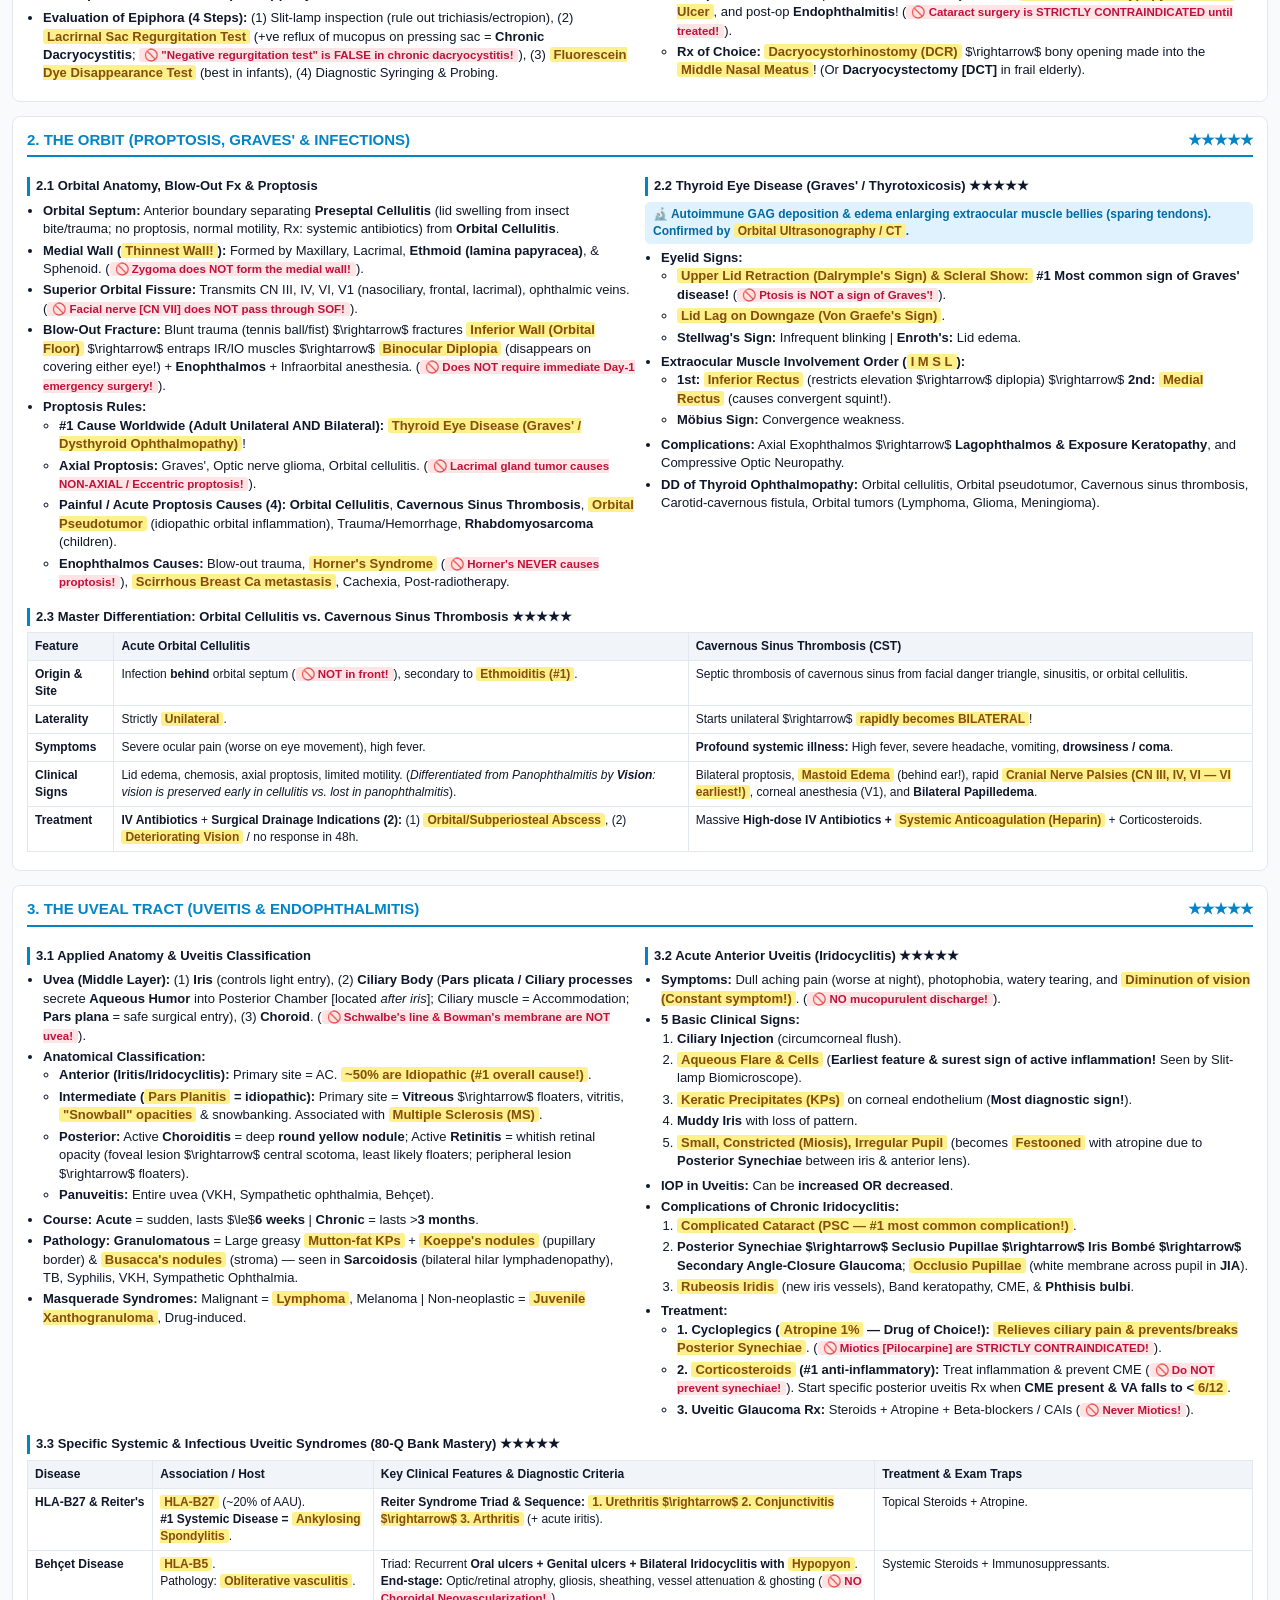
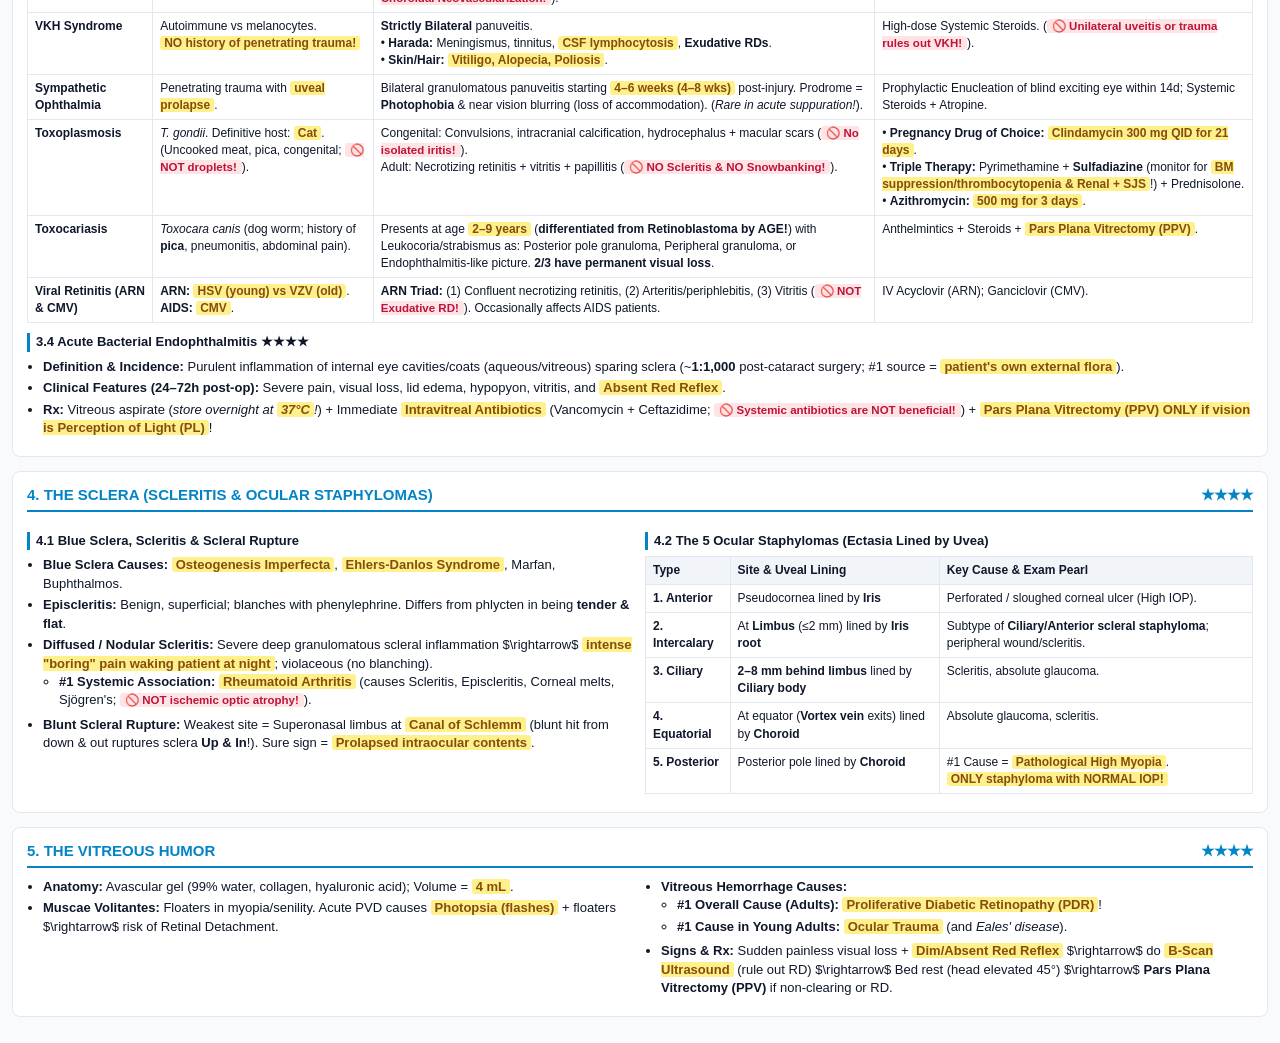
<file: public/assets/aistudio/Ophtho_M2_Condensed_2ecda214.html>
<!DOCTYPE html>
<html lang="en">
<head>
<meta charset="UTF-8">
<meta name="viewport" content="width=device-width, initial-scale=1.0">
<title>Ophtho Ultra-Condensed — Module 2 (Dr. Al-Soufi)</title>
<style>
  :root {
    --bg: #f8fafc; --card: #ffffff; --text: #0f172a; --muted: #475569;
    --border: #e2e8f0; --accent: #0284c7; --th-bg: #f1f5f9;
    --buzz-bg: #fef08a; --buzz-txt: #854d0e;
    --trap-bg: #ffe4e6; --trap-txt: #be123c;
    --mech-bg: #e0f2fe; --mech-txt: #0369a1;
  }
  body.dark {
    --bg: #0f172a; --card: #1e293b; --text: #f1f5f9; --muted: #94a3b8;
    --border: #334155; --accent: #38bdf8; --th-bg: #0f172a;
    --buzz-bg: #713f12; --buzz-txt: #fef08a;
    --trap-bg: #4c0519; --trap-txt: #fda4af;
    --mech-bg: #082f49; --mech-txt: #7dd3fc;
  }
  * { box-sizing: border-box; margin: 0; padding: 0; }
  body {
    font-family: -apple-system, BlinkMacSystemFont, "Segoe UI", Roboto, sans-serif;
    background: var(--bg); color: var(--text); line-height: 1.42;
    padding: 12px; font-size: 13px; transition: 0.2s;
  }
  .top-bar {
    background: linear-gradient(135deg, #0f172a, #0369a1); color: #fff;
    padding: 12px 16px; border-radius: 8px; margin-bottom: 10px;
    display: flex; justify-content: space-between; align-items: center; flex-wrap: wrap; gap: 8px;
  }
  .top-bar h1 { font-size: 17px; font-weight: 800; }
  .top-bar p { font-size: 11.5px; opacity: 0.85; }
  .btn-toggle {
    background: rgba(255,255,255,0.15); color: #fff; border: 1px solid rgba(255,255,255,0.3);
    padding: 5px 10px; border-radius: 6px; cursor: pointer; font-size: 11.5px; font-weight: 700;
  }
  .nav {
    display: flex; gap: 5px; flex-wrap: wrap; margin-bottom: 12px;
    position: sticky; top: 6px; z-index: 99; background: var(--bg); padding: 5px 0;
  }
  .nav a {
    background: var(--card); color: var(--text); border: 1px solid var(--border);
    text-decoration: none; padding: 4px 10px; border-radius: 5px; font-size: 11px; font-weight: 700;
  }
  .nav a:hover { border-color: var(--accent); color: var(--accent); }
  .sec {
    background: var(--card); border: 1px solid var(--border);
    border-radius: 8px; padding: 12px 14px; margin-bottom: 14px;
  }
  .sec-hdr {
    font-size: 15px; font-weight: 800; color: var(--accent);
    border-bottom: 2px solid var(--accent); padding-bottom: 5px; margin-bottom: 10px;
    display: flex; justify-content: space-between;
  }
  h3 {
    font-size: 13px; font-weight: 800; margin: 10px 0 6px 0;
    color: var(--text); border-left: 3px solid var(--accent); padding-left: 6px;
  }
  ul, ol { padding-left: 16px; margin-bottom: 6px; }
  li { margin-bottom: 3px; }
  .g2 { display: grid; grid-template-columns: repeat(auto-fit, minmax(310px, 1fr)); gap: 10px; }
  .g4 { display: grid; grid-template-columns: repeat(auto-fit, minmax(190px, 1fr)); gap: 8px; }
  .card-mini {
    border: 1px solid var(--border); border-radius: 6px; padding: 7px 9px; background: var(--bg);
  }
  .card-mini b { color: var(--accent); display: block; font-size: 12px; margin-bottom: 2px; }
  table { width: 100%; border-collapse: collapse; margin: 6px 0; font-size: 12px; }
  th, td { border: 1px solid var(--border); padding: 5px 7px; text-align: left; vertical-align: top; }
  th { background: var(--th-bg); font-weight: 700; }
  .bz { background: var(--buzz-bg); color: var(--buzz-txt); padding: 0 4px; border-radius: 3px; font-weight: 700; }
  .trp { background: var(--trap-bg); color: var(--trap-txt); padding: 1px 5px; border-radius: 3px; font-weight: 700; font-size: 11.5px; }
  .mech { background: var(--mech-bg); color: var(--mech-txt); padding: 4px 8px; border-radius: 5px; margin: 5px 0; font-size: 12px; font-weight: 600; }
</style>
</head>
<body>

<div class="top-bar">
  <div>
    <h1>⚡ OPHTHALMOLOGY ULTRA-CONDENSED — MODULE 2</h1>
    <p>Dr. Ibrahim Al-Soufi: Lacrimal System • Orbit • Uveal Tract • Sclera • Vitreous (100% Bank Yield, Zero Fluff)</p>
  </div>
  <button class="btn-toggle" onclick="document.body.classList.toggle('dark')">🌓 Dark / Light</button>
</div>

<div class="nav">
  <a href="#terms">🔤 Terminology</a>
  <a href="#mm">🧠 Mind Map</a>
  <a href="#ch1">1. Lacrimal System</a>
  <a href="#ch2">2. The Orbit</a>
  <a href="#ch3">3. Uveal Tract</a>
  <a href="#ch4">4. Sclera &amp; Staphyloma</a>
  <a href="#ch5">5. The Vitreous</a>
</div>

<!-- ==================== TERMINOLOGY ==================== -->
<div id="terms" class="sec">
  <div class="sec-hdr"><span>🔤 HIGH-YIELD KEYWORDS &amp; TERMINOLOGY</span><span>★★★★★</span></div>
  <div class="g4">
    <div class="card-mini"><b>Epiphora vs. Lacrimation</b>• <b>Epiphora:</b> Impaired tear <i>drainage</i> (block or CN VII pump failure).<br>• <b>Lacrimation:</b> Reflex <i>hypersecretion</i> (irritation/inflammation).</div>
    <div class="card-mini"><b>DCR vs. DCT</b>• <b>DCR:</b> Anastomosis of lacrimal sac to <b>Middle Nasal Meatus</b>.<br>• <b>DCT:</b> Complete excision of lacrimal sac.</div>
    <div class="card-mini"><b>Proptosis vs. Enophthalmos</b>• <b>Proptosis/Exophthalmos:</b> Forward protrusion (#1 = <b>Graves'</b>).<br>• <b>Enophthalmos:</b> Sunken globe (Blow-out fx, Horner's, Breast Ca).</div>
    <div class="card-mini"><b>Aqueous Flare &amp; KPs</b>• <b>Flare:</b> Protein Tyndall haze in AC (<b>Earliest sign of Ant. Uveitis!</b>).<br>• <b>KPs:</b> Leukocytes on corneal endothelium (<b>Most diagnostic sign!</b>).</div>
    <div class="card-mini"><b>Koeppe vs. Busacca Nodules</b>Seen in <b>Granulomatous Uveitis</b>:<br>• <b>Koeppe:</b> At <b>pupillary border</b>.<br>• <b>Busacca:</b> On <b>iris stroma</b>.</div>
    <div class="card-mini"><b>Synechiae &amp; Pupillary Block</b>• <b>Post. Synechiae:</b> Iris-to-lens adhesion ($\rightarrow$ <b>Festooned pupil</b>).<br>• <b>Seclusio:</b> 360° ring adhesion $\rightarrow$ <b>Iris Bombé</b>.<br>• <b>Occlusio:</b> Membrane across pupil.</div>
    <div class="card-mini"><b>Snowballs &amp; Snowbanking</b>Vitreous cellular aggregates &amp; pars plana exudates in <b>Intermediate Uveitis (Pars Planitis)</b>.</div>
    <div class="card-mini"><b>Iridodialysis &amp; Rubeosis Iridis</b>• <b>Iridodialysis:</b> Iris root torn from ciliary body $\rightarrow$ <b>'D'-shaped pupil</b>.<br>• <b>Rubeosis Iridis:</b> Iris neovascularization (DM, CRVO, Uveitis).</div>
    <div class="card-mini"><b>Sympathetic Ophthalmia</b>Bilateral granulomatous panuveitis <b>4–8 wks</b> post-trauma. Injured = <b>Exciting eye</b>; Fellow = <b>Sympathizing eye</b>.</div>
    <div class="card-mini"><b>Endophthalmitis vs. Panophthalmitis</b>• <b>Endophthalmitis:</b> Inner cavities/coats only (motility intact).<br>• <b>Panophthalmitis:</b> All 3 coats + orbit (frozen globe, No PL).</div>
    <div class="card-mini"><b>Ocular Staphyloma</b>Bulging of thinned cornea/sclera <b>lined internally by uveal tissue</b>. (<b>Posterior</b> = ONLY one with Normal IOP!).</div>
    <div class="card-mini"><b>Muscae Volitantes</b>Physiological/degenerative floaters from vitreous liquefaction (<b>Synchysis</b>) &amp; collapse (<b>Syneresis</b>) in myopia/aging.</div>
  </div>
</div>

<!-- ==================== MIND MAP ==================== -->
<div id="mm" class="sec">
  <div class="sec-hdr"><span>🧠 BIG-PICTURE MIND MAP (1-MINUTE OVERVIEW)</span><span>⚡</span></div>
  <div class="g4">
    <div class="card-mini">
      <b>1. LACRIMAL SYSTEM</b>
      • <b>Normal NLD:</b> Opens in <b>Inferior Meatus</b> (Valve of Hasner).<br>
      • <b>Infant (&lt;6m) Watering/Pus:</b> Congenital NLD block $\rightarrow$ <b>Sac Massage + Antibiotics</b> ($\rightarrow$ Probing after 6m).<br>
      • <b>Adult Chronic Dacryocystitis:</b> <i>Pneumococcus</i> reservoir (+ve Regurgitation test) $\rightarrow$ <b>Contraindicates Cataract Surgery!</b> Rx: <b>DCR (Middle Meatus)</b>.
    </div>
    <div class="card-mini">
      <b>2. THE ORBIT</b>
      • <b>Medial Wall:</b> Thinnest (Ethmoid; 🚫 <i>No Zygoma!</i>) $\rightarrow$ Ethmoiditis causes <b>Orbital Cellulitis</b>.<br>
      • <b>Floor (Inferior):</b> <b>Blow-out fx</b> $\rightarrow$ Diplopia + Enophthalmos.<br>
      • <b>Proptosis #1:</b> <b>Thyroid (Graves')</b> (#1 Unilateral &amp; Bilateral! Lid retraction = #1 sign; muscles: <b>IR &gt; MR</b>).<br>
      • <b>Cellulitis vs. CST:</b> Unilateral vs. <b>Bilateral + Mastoid edema + CN III, IV, VI palsy</b>.
    </div>
    <div class="card-mini">
      <b>3. UVEAL TRACT</b>
      • <b>Parts:</b> Iris, Ciliary body (secretes aqueous), Choroid (🚫 <i>Not Schwalbe's or Bowman's!</i>).<br>
      • <b>Ant. Uveitis:</b> #1 Idiopathic; #1 Systemic = <b>Ankylosing Spondylitis</b>. Flare (earliest), KPs (diagnostic), Miotic pupil. Rx: <b>Steroids + Atropine</b> (🚫 <i>No Miotics!</i>). #1 Comp = <b>PSC Cataract</b>.<br>
      • <b>Post./Pan:</b> Toxoplasma (Cat; Clindamycin QID in pregnancy), Toxocara (Child 2–9y, PPV), Behçet (HLA-B5, hypopyon), VKH vs. Sympathetic Ophthalmia.
    </div>
    <div class="card-mini">
      <b>4. SCLERA &amp; VITREOUS</b>
      • <b>Blue Sclera:</b> Osteogenesis imperfecta, Ehlers-Danlos, Buphthalmos.<br>
      • <b>Scleritis:</b> Boring night pain + <b>Rheumatoid Arthritis (#1)</b>.<br>
      • <b>Staphylomas:</b> Intercalary (Limbus), Ciliary (2–8mm), Equatorial (Vortex v.), <b>Posterior (High Myopia — Normal IOP!)</b>.<br>
      • <b>Vitreous (4 mL):</b> Hemorrhage (#1 <b>PDR</b>; <b>Trauma</b> in young; B-scan US) &amp; <b>Endophthalmitis</b> (Intravitreal Abx; PPV if PL).
    </div>
  </div>
</div>

<!-- ==================== CHAPTER 1 ==================== -->
<div id="ch1" class="sec">
  <div class="sec-hdr"><span>1. THE LACRIMAL SYSTEM (EPIPHORA &amp; DACRYOCYSTITIS)</span><span>★★★★</span></div>
  <div class="g2">
    <div>
      <h3>1.1 Anatomy &amp; Evaluation of Epiphora</h3>
      <ul>
        <li><b>Drainage Pathway:</b> Puncta $\rightarrow$ Canaliculi $\rightarrow$ Lacrimal Sac $\rightarrow$ Nasolacrimal Duct (NLD) $\rightarrow$ opens into <b>Inferior Nasal Meatus</b> (guarded by <b>Valve of Hasner</b>).</li>
        <li><b>Lacrimal Pump:</b> Driven by <b>Orbicularis oculi (CN VII)</b>; paralysis $\rightarrow$ pump failure epiphora.</li>
        <li><b>Causes of Epiphora (Obstructive vs. Pump):</b>
          <ul>
            <li><b>Punctal:</b> Stenosis or <b>Lower Lid Ectropion</b>.</li>
            <li><b>Canalicular:</b> Obstruction / <i>Actinomyces</i> canaliculitis.</li>
            <li><b>Nasolacrimal Duct (NLD — #1):</b> Congenital membrane or Adult acquired stenosis (<b>Chronic Dacryocystitis</b>).</li>
            <li><b>Pump Failure:</b> <b>Facial nerve (CN VII) palsy</b>.</li>
          </ul>
        </li>
        <li><b>Evaluation of Epiphora (4 Steps):</b> (1) Slit-lamp inspection (rule out trichiasis/ectropion), (2) <span class="bz">Lacrirnal Sac Regurgitation Test</span> (+ve reflux of mucopus on pressing sac = <b>Chronic Dacryocystitis</b>; <span class="trp">🚫 "Negative regurgitation test" is FALSE in chronic dacryocystitis!</span>), (3) <span class="bz">Fluorescein Dye Disappearance Test</span> (best in infants), (4) Diagnostic Syringing &amp; Probing.</li>
      </ul>
    </div>
    <div>
      <h3>1.2 Congenital vs. Adult Chronic Dacryocystitis</h3>
      <ul>
        <li><b>Congenital Dacryocystitis (Neonatal Epiphora):</b>
          <ul>
            <li><b>Cause:</b> Imperforate membrane at <b>Valve of Hasner</b>.</li>
            <li><b>DD of Neonatal Watering (3):</b> (1) <b>Congenital NLD obstruction (#1)</b> (+ve mucopus regurgitation, clear normal cornea), (2) <b>Congenital Glaucoma / Buphthalmos</b> (photophobia + large hazy cornea &gt;13 mm), (3) <b>Ophthalmia neonatorum</b> / Corneal abrasion.</li>
            <li><b>Rx by Age:</b> <b>Up to 6–9 months (First-line!)</b> = <span class="bz">Lacrimal Sac Massage + Topical Antibiotics</span> | <b>Persistent &gt;6–9 months</b> = <span class="bz">Probing &amp; Syringing</span>.</li>
          </ul>
        </li>
        <li><b>Adult Chronic Dacryocystitis:</b>
          <ul>
            <li><b>Organism (#1):</b> <span class="bz">Streptococcus pneumoniae (Pneumococcus)</span> (or <i>Staph. aureus</i>).</li>
            <li><b>Complications:</b> Causes persistent unilateral conjunctivitis, <span class="bz">Pneumococcal Hypopyon Corneal Ulcer</span>, and post-op <b>Endophthalmitis</b>! (<span class="trp">🚫 Cataract surgery is STRICTLY CONTRAINDICATED until treated!</span>).</li>
            <li><b>Rx of Choice:</b> <span class="bz">Dacryocystorhinostomy (DCR)</span> $\rightarrow$ bony opening made into the <span class="bz">Middle Nasal Meatus</span>! (Or <b>Dacryocystectomy [DCT]</b> in frail elderly).</li>
          </ul>
        </li>
      </ul>
    </div>
  </div>
</div>

<!-- ==================== CHAPTER 2 ==================== -->
<div id="ch2" class="sec">
  <div class="sec-hdr"><span>2. THE ORBIT (PROPTOSIS, GRAVES' &amp; INFECTIONS)</span><span>★★★★★</span></div>
  <div class="g2">
    <div>
      <h3>2.1 Orbital Anatomy, Blow-Out Fx &amp; Proptosis</h3>
      <ul>
        <li><b>Orbital Septum:</b> Anterior boundary separating <b>Preseptal Cellulitis</b> (lid swelling from insect bite/trauma; no proptosis, normal motility, Rx: systemic antibiotics) from <b>Orbital Cellulitis</b>.</li>
        <li><b>Medial Wall (<span class="bz">Thinnest Wall!</span>):</b> Formed by Maxillary, Lacrimal, <b>Ethmoid (lamina papyracea)</b>, &amp; Sphenoid. (<span class="trp">🚫 Zygoma does NOT form the medial wall!</span>).</li>
        <li><b>Superior Orbital Fissure:</b> Transmits CN III, IV, VI, V1 (nasociliary, frontal, lacrimal), ophthalmic veins. (<span class="trp">🚫 Facial nerve [CN VII] does NOT pass through SOF!</span>).</li>
        <li><b>Blow-Out Fracture:</b> Blunt trauma (tennis ball/fist) $\rightarrow$ fractures <span class="bz">Inferior Wall (Orbital Floor)</span> $\rightarrow$ entraps IR/IO muscles $\rightarrow$ <span class="bz">Binocular Diplopia</span> (disappears on covering either eye!) + <b>Enophthalmos</b> + Infraorbital anesthesia. (<span class="trp">🚫 Does NOT require immediate Day-1 emergency surgery!</span>).</li>
        <li><b>Proptosis Rules:</b>
          <ul>
            <li><b>#1 Cause Worldwide (Adult Unilateral AND Bilateral):</b> <span class="bz">Thyroid Eye Disease (Graves' / Dysthyroid Ophthalmopathy)</span>!</li>
            <li><b>Axial Proptosis:</b> Graves', Optic nerve glioma, Orbital cellulitis. (<span class="trp">🚫 Lacrimal gland tumor causes NON-AXIAL / Eccentric proptosis!</span>).</li>
            <li><b>Painful / Acute Proptosis Causes (4):</b> <b>Orbital Cellulitis</b>, <b>Cavernous Sinus Thrombosis</b>, <span class="bz">Orbital Pseudotumor</span> (idiopathic orbital inflammation), Trauma/Hemorrhage, <b>Rhabdomyosarcoma</b> (children).</li>
            <li><b>Enophthalmos Causes:</b> Blow-out trauma, <span class="bz">Horner's Syndrome</span> (<span class="trp">🚫 Horner's NEVER causes proptosis!</span>), <span class="bz">Scirrhous Breast Ca metastasis</span>, Cachexia, Post-radiotherapy.</li>
          </ul>
        </li>
      </ul>
    </div>

    <div>
      <h3>2.2 Thyroid Eye Disease (Graves' / Thyrotoxicosis) ★★★★★</h3>
      <div class="mech">🔬 Autoimmune GAG deposition &amp; edema enlarging extraocular muscle bellies (sparing tendons). Confirmed by <span class="bz">Orbital Ultrasonography / CT</span>.</div>
      <ul>
        <li><b>Eyelid Signs:</b>
          <ul>
            <li><span class="bz">Upper Lid Retraction (Dalrymple's Sign) &amp; Scleral Show:</span> <b>#1 Most common sign of Graves' disease!</b> (<span class="trp">🚫 Ptosis is NOT a sign of Graves'!</span>).</li>
            <li><span class="bz">Lid Lag on Downgaze (Von Graefe's Sign)</span>.</li>
            <li><b>Stellwag's Sign:</b> Infrequent blinking | <b>Enroth's:</b> Lid edema.</li>
          </ul>
        </li>
        <li><b>Extraocular Muscle Involvement Order (<span class="bz">I M S L</span>):</b>
          <ul>
            <li><b>1st: <span class="bz">Inferior Rectus</span></b> (restricts elevation $\rightarrow$ diplopia) $\rightarrow$ <b>2nd: <span class="bz">Medial Rectus</span></b> (causes convergent squint!).</li>
            <li><b>Möbius Sign:</b> Convergence weakness.</li>
          </ul>
        </li>
        <li><b>Complications:</b> Axial Exophthalmos $\rightarrow$ <b>Lagophthalmos &amp; Exposure Keratopathy</b>, and Compressive Optic Neuropathy.</li>
        <li><b>DD of Thyroid Ophthalmopathy:</b> Orbital cellulitis, Orbital pseudotumor, Cavernous sinus thrombosis, Carotid-cavernous fistula, Orbital tumors (Lymphoma, Glioma, Meningioma).</li>
      </ul>
    </div>
  </div>

  <h3>2.3 Master Differentiation: Orbital Cellulitis vs. Cavernous Sinus Thrombosis ★★★★★</h3>
  <table>
    <tr>
      <th>Feature</th>
      <th>Acute Orbital Cellulitis</th>
      <th>Cavernous Sinus Thrombosis (CST)</th>
    </tr>
    <tr>
      <td><b>Origin &amp; Site</b></td>
      <td>Infection <b>behind</b> orbital septum (<span class="trp">🚫 NOT in front!</span>), secondary to <span class="bz">Ethmoiditis (#1)</span>.</td>
      <td>Septic thrombosis of cavernous sinus from facial danger triangle, sinusitis, or orbital cellulitis.</td>
    </tr>
    <tr>
      <td><b>Laterality</b></td>
      <td>Strictly <span class="bz">Unilateral</span>.</td>
      <td>Starts unilateral $\rightarrow$ <span class="bz">rapidly becomes BILATERAL</span>!</td>
    </tr>
    <tr>
      <td><b>Symptoms</b></td>
      <td>Severe ocular pain (worse on eye movement), high fever.</td>
      <td><b>Profound systemic illness:</b> High fever, severe headache, vomiting, <b>drowsiness / coma</b>.</td>
    </tr>
    <tr>
      <td><b>Clinical Signs</b></td>
      <td>Lid edema, chemosis, axial proptosis, limited motility. (<i>Differentiated from Panophthalmitis by <b>Vision</b>: vision is preserved early in cellulitis vs. lost in panophthalmitis</i>).</td>
      <td>Bilateral proptosis, <span class="bz">Mastoid Edema</span> (behind ear!), rapid <span class="bz">Cranial Nerve Palsies (CN III, IV, VI — VI earliest!)</span>, corneal anesthesia (V1), and <b>Bilateral Papilledema</b>.</td>
    </tr>
    <tr>
      <td><b>Treatment</b></td>
      <td><b>IV Antibiotics</b> + <b>Surgical Drainage Indications (2):</b> (1) <span class="bz">Orbital/Subperiosteal Abscess</span>, (2) <span class="bz">Deteriorating Vision</span> / no response in 48h.</td>
      <td>Massive <b>High-dose IV Antibiotics + <span class="bz">Systemic Anticoagulation (Heparin)</span></b> + Corticosteroids.</td>
    </tr>
  </table>
</div>

<!-- ==================== CHAPTER 3 ==================== -->
<div id="ch3" class="sec">
  <div class="sec-hdr"><span>3. THE UVEAL TRACT (UVEITIS &amp; ENDOPHTHALMITIS)</span><span>★★★★★</span></div>
  <div class="g2">
    <div>
      <h3>3.1 Applied Anatomy &amp; Uveitis Classification</h3>
      <ul>
        <li><b>Uvea (Middle Layer):</b> (1) <b>Iris</b> (controls light entry), (2) <b>Ciliary Body</b> (<b>Pars plicata / Ciliary processes</b> secrete <b>Aqueous Humor</b> into Posterior Chamber [located <i>after iris</i>]; Ciliary muscle = Accommodation; <b>Pars plana</b> = safe surgical entry), (3) <b>Choroid</b>. (<span class="trp">🚫 Schwalbe's line &amp; Bowman's membrane are NOT uvea!</span>).</li>
        <li><b>Anatomical Classification:</b>
          <ul>
            <li><b>Anterior (Iritis/Iridocyclitis):</b> Primary site = AC. <span class="bz">~50% are Idiopathic (#1 overall cause!)</span>.</li>
            <li><b>Intermediate (<span class="bz">Pars Planitis</span> = idiopathic):</b> Primary site = <b>Vitreous</b> $\rightarrow$ floaters, vitritis, <span class="bz">"Snowball" opacities</span> &amp; snowbanking. Associated with <span class="bz">Multiple Sclerosis (MS)</span>.</li>
            <li><b>Posterior:</b> Active <b>Choroiditis</b> = deep <b>round yellow nodule</b>; Active <b>Retinitis</b> = whitish retinal opacity (foveal lesion $\rightarrow$ central scotoma, least likely floaters; peripheral lesion $\rightarrow$ floaters).</li>
            <li><b>Panuveitis:</b> Entire uvea (VKH, Sympathetic ophthalmia, Behçet).</li>
          </ul>
        </li>
        <li><b>Course:</b> <b>Acute</b> = sudden, lasts $\le$<b>6 weeks</b> | <b>Chronic</b> = lasts &gt;<b>3 months</b>.</li>
        <li><b>Pathology:</b> <b>Granulomatous</b> = Large greasy <span class="bz">Mutton-fat KPs</span> + <span class="bz">Koeppe's nodules</span> (pupillary border) &amp; <span class="bz">Busacca's nodules</span> (stroma) — seen in <b>Sarcoidosis</b> (bilateral hilar lymphadenopathy), TB, Syphilis, VKH, Sympathetic Ophthalmia.</li>
        <li><b>Masquerade Syndromes:</b> Malignant = <span class="bz">Lymphoma</span>, Melanoma | Non-neoplastic = <span class="bz">Juvenile Xanthogranuloma</span>, Drug-induced.</li>
      </ul>
    </div>

    <div>
      <h3>3.2 Acute Anterior Uveitis (Iridocyclitis) ★★★★★</h3>
      <ul>
        <li><b>Symptoms:</b> Dull aching pain (worse at night), photophobia, watery tearing, and <span class="bz">Diminution of vision (Constant symptom!)</span>. (<span class="trp">🚫 NO mucopurulent discharge!</span>).</li>
        <li><b>5 Basic Clinical Signs:</b>
          <ol>
            <li><b>Ciliary Injection</b> (circumcorneal flush).</li>
            <li><span class="bz">Aqueous Flare &amp; Cells</span> (<b>Earliest feature &amp; surest sign of active inflammation!</b> Seen by Slit-lamp Biomicroscope).</li>
            <li><span class="bz">Keratic Precipitates (KPs)</span> on corneal endothelium (<b>Most diagnostic sign!</b>).</li>
            <li><b>Muddy Iris</b> with loss of pattern.</li>
            <li><span class="bz">Small, Constricted (Miosis), Irregular Pupil</span> (becomes <span class="bz">Festooned</span> with atropine due to <b>Posterior Synechiae</b> between iris &amp; anterior lens).</li>
          </ol>
        </li>
        <li><b>IOP in Uveitis:</b> Can be <b>increased OR decreased</b>.</li>
        <li><b>Complications of Chronic Iridocyclitis:</b>
          <ol>
            <li><span class="bz">Complicated Cataract (PSC — #1 most common complication!)</span>.</li>
            <li><b>Posterior Synechiae $\rightarrow$ Seclusio Pupillae $\rightarrow$ Iris Bombé $\rightarrow$ Secondary Angle-Closure Glaucoma</b>; <span class="bz">Occlusio Pupillae</span> (white membrane across pupil in <b>JIA</b>).</li>
            <li><span class="bz">Rubeosis Iridis</span> (new iris vessels), Band keratopathy, CME, &amp; <b>Phthisis bulbi</b>.</li>
          </ol>
        </li>
        <li><b>Treatment:</b>
          <ul>
            <li><b>1. Cycloplegics (<span class="bz">Atropine 1%</span> — Drug of Choice!):</b> <span class="bz">Relieves ciliary pain &amp; prevents/breaks Posterior Synechiae</span>. (<span class="trp">🚫 Miotics [Pilocarpine] are STRICTLY CONTRAINDICATED!</span>).</li>
            <li><b>2. <span class="bz">Corticosteroids</span> (#1 anti-inflammatory):</b> Treat inflammation &amp; prevent CME (<span class="trp">🚫 Do NOT prevent synechiae!</span>). Start specific posterior uveitis Rx when <b>CME present &amp; VA falls to &lt;<span class="bz">6/12</span></b>.</li>
            <li><b>3. Uveitic Glaucoma Rx:</b> Steroids + Atropine + Beta-blockers / CAIs (<span class="trp">🚫 Never Miotics!</span>).</li>
          </ul>
        </li>
      </ul>
    </div>
  </div>

  <h3>3.3 Specific Systemic &amp; Infectious Uveitic Syndromes (80-Q Bank Mastery) ★★★★★</h3>
  <table>
    <tr>
      <th>Disease</th>
      <th>Association / Host</th>
      <th>Key Clinical Features &amp; Diagnostic Criteria</th>
      <th>Treatment &amp; Exam Traps</th>
    </tr>
    <tr>
      <td><b>HLA-B27 &amp; Reiter's</b></td>
      <td><span class="bz">HLA-B27</span> (~20% of AAU).<br><b>#1 Systemic Disease = <span class="bz">Ankylosing Spondylitis</span></b>.</td>
      <td><b>Reiter Syndrome Triad &amp; Sequence:</b> <span class="bz">1. Urethritis $\rightarrow$ 2. Conjunctivitis $\rightarrow$ 3. Arthritis</span> (+ acute iritis).</td>
      <td>Topical Steroids + Atropine.</td>
    </tr>
    <tr>
      <td><b>Behçet Disease</b></td>
      <td><span class="bz">HLA-B5</span>.<br>Pathology: <span class="bz">Obliterative vasculitis</span>.</td>
      <td>Triad: Recurrent <b>Oral ulcers + Genital ulcers + Bilateral Iridocyclitis with <span class="bz">Hypopyon</span></b>.<br><b>End-stage:</b> Optic/retinal atrophy, gliosis, sheathing, vessel attenuation &amp; ghosting (<span class="trp">🚫 NO Choroidal Neovascularization!</span>).</td>
      <td>Systemic Steroids + Immunosuppressants.</td>
    </tr>
    <tr>
      <td><b>VKH Syndrome</b></td>
      <td>Autoimmune vs melanocytes.<br><span class="bz">NO history of penetrating trauma!</span></td>
      <td><b>Strictly Bilateral</b> panuveitis.<br>• <b>Harada:</b> Meningismus, tinnitus, <span class="bz">CSF lymphocytosis</span>, <b>Exudative RDs</b>.<br>• <b>Skin/Hair:</b> <span class="bz">Vitiligo, Alopecia, Poliosis</span>.</td>
      <td>High-dose Systemic Steroids. (<span class="trp">🚫 Unilateral uveitis or trauma rules out VKH!</span>).</td>
    </tr>
    <tr>
      <td><b>Sympathetic Ophthalmia</b></td>
      <td>Penetrating trauma with <span class="bz">uveal prolapse</span>.</td>
      <td>Bilateral granulomatous panuveitis starting <span class="bz">4–6 weeks (4–8 wks)</span> post-injury. Prodrome = <b>Photophobia</b> &amp; near vision blurring (loss of accommodation). (<i>Rare in acute suppuration!</i>).</td>
      <td>Prophylactic Enucleation of blind exciting eye within 14d; Systemic Steroids + Atropine.</td>
    </tr>
    <tr>
      <td><b>Toxoplasmosis</b></td>
      <td><i>T. gondii</i>. Definitive host: <span class="bz">Cat</span>. (Uncooked meat, pica, congenital; <span class="trp">🚫 NOT droplets!</span>).</td>
      <td>Congenital: Convulsions, intracranial calcification, hydrocephalus + macular scars (<span class="trp">🚫 No isolated iritis!</span>).<br>Adult: Necrotizing retinitis + vitritis + papillitis (<span class="trp">🚫 NO Scleritis &amp; NO Snowbanking!</span>).</td>
      <td>• <b>Pregnancy Drug of Choice:</b> <span class="bz">Clindamycin 300 mg QID for 21 days</span>.<br>• <b>Triple Therapy:</b> Pyrimethamine + <b>Sulfadiazine</b> (monitor for <span class="bz">BM suppression/thrombocytopenia &amp; Renal + SJS</span>!) + Prednisolone.<br>• <b>Azithromycin:</b> <span class="bz">500 mg for 3 days</span>.</td>
    </tr>
    <tr>
      <td><b>Toxocariasis</b></td>
      <td><i>Toxocara canis</i> (dog worm; history of <b>pica</b>, pneumonitis, abdominal pain).</td>
      <td>Presents at age <span class="bz">2–9 years</span> (<b>differentiated from Retinoblastoma by AGE!</b>) with Leukocoria/strabismus as: Posterior pole granuloma, Peripheral granuloma, or Endophthalmitis-like picture. <b>2/3 have permanent visual loss</b>.</td>
      <td>Anthelmintics + Steroids + <span class="bz">Pars Plana Vitrectomy (PPV)</span>.</td>
    </tr>
    <tr>
      <td><b>Viral Retinitis (ARN &amp; CMV)</b></td>
      <td><b>ARN:</b> <span class="bz">HSV (young) vs VZV (old)</span>.<br><b>AIDS:</b> <span class="bz">CMV</span>.</td>
      <td><b>ARN Triad:</b> (1) Confluent necrotizing retinitis, (2) Arteritis/periphlebitis, (3) Vitritis (<span class="trp">🚫 NOT Exudative RD!</span>). Occasionally affects AIDS patients.</td>
      <td>IV Acyclovir (ARN); Ganciclovir (CMV).</td>
    </tr>
  </table>

  <h3>3.4 Acute Bacterial Endophthalmitis ★★★★</h3>
  <ul>
    <li><b>Definition &amp; Incidence:</b> Purulent inflammation of internal eye cavities/coats (aqueous/vitreous) sparing sclera (~<b>1:1,000</b> post-cataract surgery; #1 source = <span class="bz">patient's own external flora</span>).</li>
    <li><b>Clinical Features (24–72h post-op):</b> Severe pain, visual loss, lid edema, hypopyon, vitritis, and <span class="bz">Absent Red Reflex</span>.</li>
    <li><b>Rx:</b> Vitreous aspirate (<i>store overnight at <span class="bz">37°C</span>!</i>) + Immediate <span class="bz">Intravitreal Antibiotics</span> (Vancomycin + Ceftazidime; <span class="trp">🚫 Systemic antibiotics are NOT beneficial!</span>) + <span class="bz">Pars Plana Vitrectomy (PPV) ONLY if vision is Perception of Light (PL)</span>!</li>
  </ul>
</div>

<!-- ==================== CHAPTER 4 ==================== -->
<div id="ch4" class="sec">
  <div class="sec-hdr"><span>4. THE SCLERA (SCLERITIS &amp; OCULAR STAPHYLOMAS)</span><span>★★★★</span></div>
  <div class="g2">
    <div>
      <h3>4.1 Blue Sclera, Scleritis &amp; Scleral Rupture</h3>
      <ul>
        <li><b>Blue Sclera Causes:</b> <span class="bz">Osteogenesis Imperfecta</span>, <span class="bz">Ehlers-Danlos Syndrome</span>, Marfan, Buphthalmos.</li>
        <li><b>Episcleritis:</b> Benign, superficial; blanches with phenylephrine. Differs from phlycten in being <b>tender &amp; flat</b>.</li>
        <li><b>Diffused / Nodular Scleritis:</b> Severe deep granulomatous scleral inflammation $\rightarrow$ <span class="bz">intense "boring" pain waking patient at night</span>; violaceous (no blanching).
          <ul>
            <li><b>#1 Systemic Association:</b> <span class="bz">Rheumatoid Arthritis</span> (causes Scleritis, Episcleritis, Corneal melts, Sjögren's; <span class="trp">🚫 NOT ischemic optic atrophy!</span>).</li>
          </ul>
        </li>
        <li><b>Blunt Scleral Rupture:</b> Weakest site = Superonasal limbus at <span class="bz">Canal of Schlemm</span> (blunt hit from down &amp; out ruptures sclera <b>Up &amp; In</b>!). Sure sign = <span class="bz">Prolapsed intraocular contents</span>.</li>
      </ul>
    </div>
    <div>
      <h3>4.2 The 5 Ocular Staphylomas (Ectasia Lined by Uvea)</h3>
      <table>
        <tr><th>Type</th><th>Site &amp; Uveal Lining</th><th>Key Cause &amp; Exam Pearl</th></tr>
        <tr><td><b>1. Anterior</b></td><td>Pseudocornea lined by <b>Iris</b></td><td>Perforated / sloughed corneal ulcer (High IOP).</td></tr>
        <tr><td><b>2. Intercalary</b></td><td>At <b>Limbus</b> (&le;2 mm) lined by <b>Iris root</b></td><td>Subtype of <b>Ciliary/Anterior scleral staphyloma</b>; peripheral wound/scleritis.</td></tr>
        <tr><td><b>3. Ciliary</b></td><td><b>2–8 mm behind limbus</b> lined by <b>Ciliary body</b></td><td>Scleritis, absolute glaucoma.</td></tr>
        <tr><td><b>4. Equatorial</b></td><td>At equator (<b>Vortex vein</b> exits) lined by <b>Choroid</b></td><td>Absolute glaucoma, scleritis.</td></tr>
        <tr><td><b>5. Posterior</b></td><td>Posterior pole lined by <b>Choroid</b></td><td>#1 Cause = <span class="bz">Pathological High Myopia</span>.<br><span class="bz">ONLY staphyloma with NORMAL IOP!</span></td></tr>
      </table>
    </div>
  </div>
</div>

<!-- ==================== CHAPTER 5 ==================== -->
<div id="ch5" class="sec">
  <div class="sec-hdr"><span>5. THE VITREOUS HUMOR</span><span>★★★★</span></div>
  <div class="g2">
    <div>
      <ul>
        <li><b>Anatomy:</b> Avascular gel (99% water, collagen, hyaluronic acid); Volume = <span class="bz">4 mL</span>.</li>
        <li><b>Muscae Volitantes:</b> Floaters in myopia/senility. Acute PVD causes <span class="bz">Photopsia (flashes)</span> + floaters $\rightarrow$ risk of Retinal Detachment.</li>
      </ul>
    </div>
    <div>
      <ul>
        <li><b>Vitreous Hemorrhage Causes:</b>
          <ul>
            <li><b>#1 Overall Cause (Adults):</b> <span class="bz">Proliferative Diabetic Retinopathy (PDR)</span>!</li>
            <li><b>#1 Cause in Young Adults:</b> <span class="bz">Ocular Trauma</span> (and <i>Eales' disease</i>).</li>
          </ul>
        </li>
        <li><b>Signs &amp; Rx:</b> Sudden painless visual loss + <span class="bz">Dim/Absent Red Reflex</span> $\rightarrow$ do <span class="bz">B-Scan Ultrasound</span> (rule out RD) $\rightarrow$ Bed rest (head elevated 45°) $\rightarrow$ <b>Pars Plana Vitrectomy (PPV)</b> if non-clearing or RD.</li>
      </ul>
    </div>
  </div>
</div>

</body>
</html>
</file>
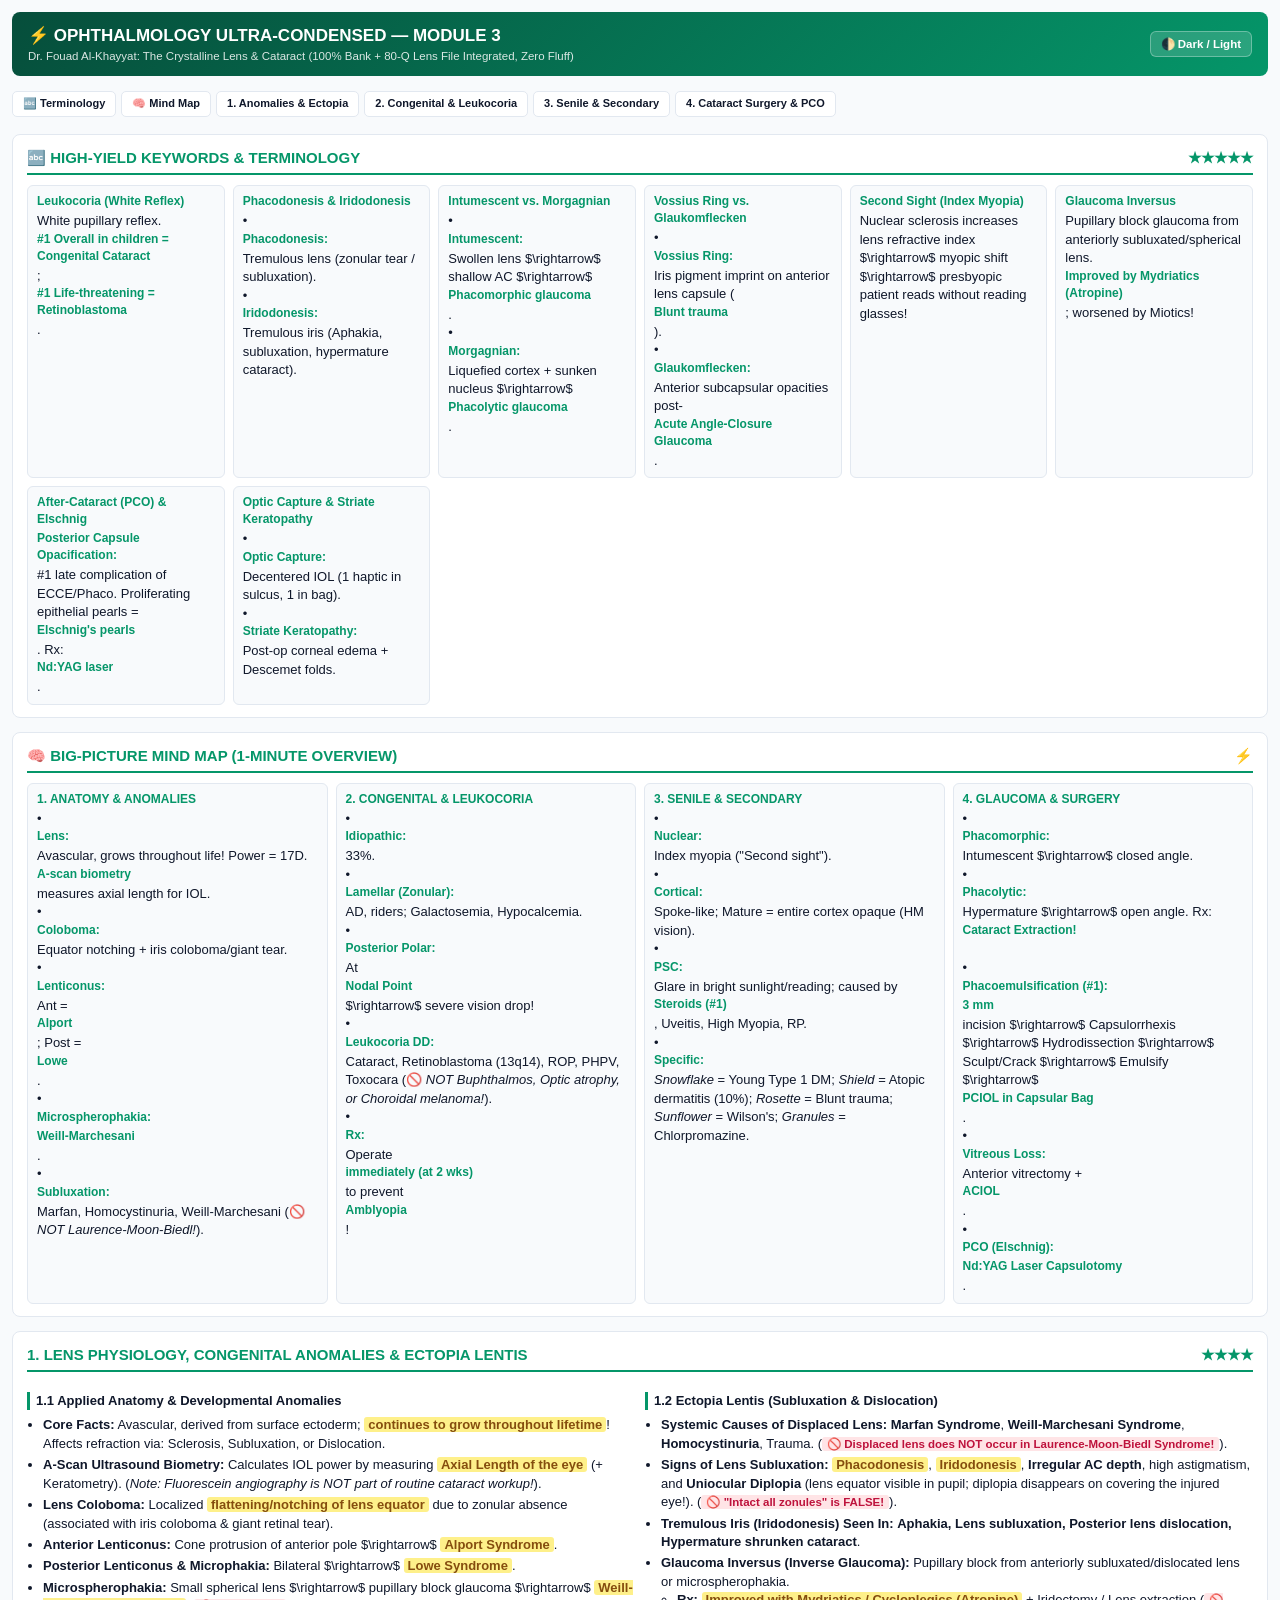
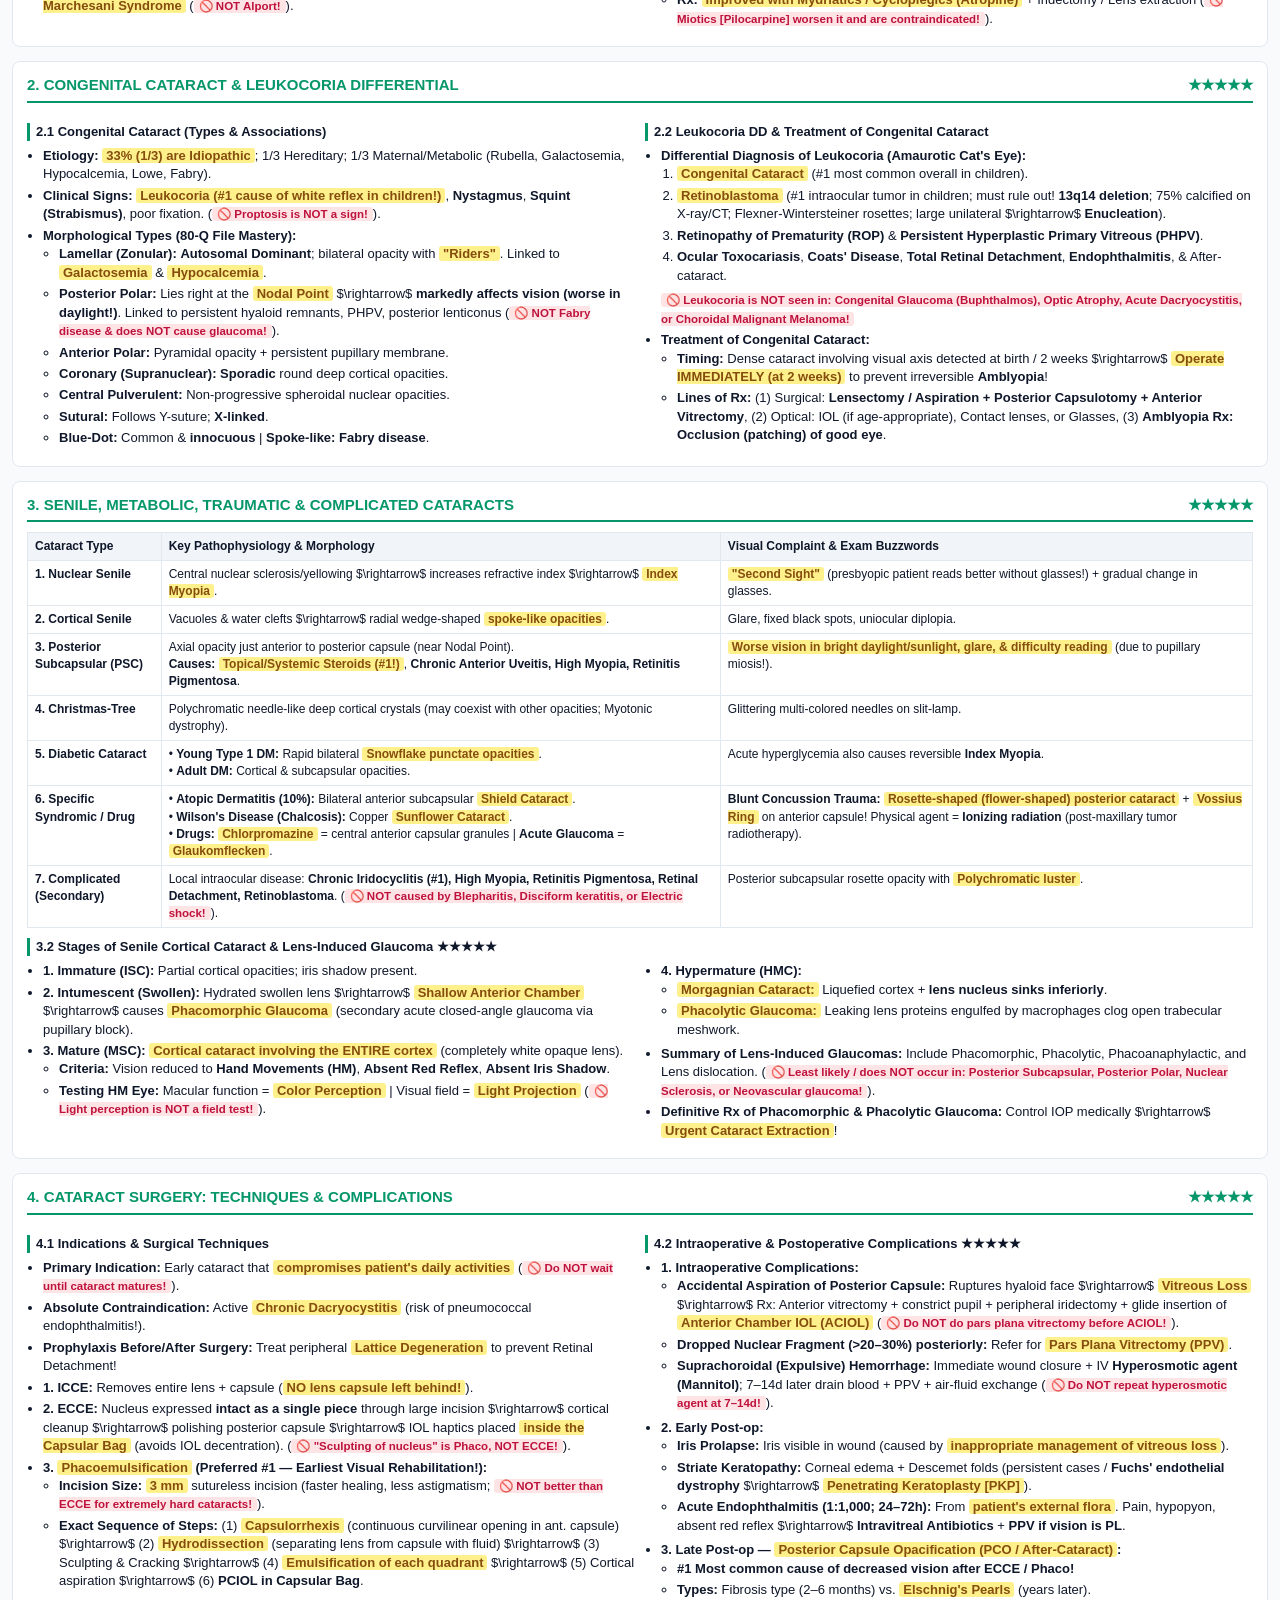
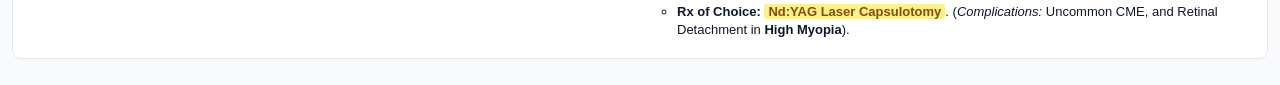
<file: public/assets/aistudio/Ophtho_M3_Condensed_7f22ceea.html>
<!DOCTYPE html>
<html lang="en">
<head>
<meta charset="UTF-8">
<meta name="viewport" content="width=device-width, initial-scale=1.0">
<title>Ophtho Ultra-Condensed — Module 3 (Dr. Al-Khayyat: Lens & Cataract)</title>
<style>
  :root {
    --bg: #f8fafc; --card: #ffffff; --text: #0f172a; --muted: #475569;
    --border: #e2e8f0; --accent: #059669; --th-bg: #f1f5f9;
    --buzz-bg: #fef08a; --buzz-txt: #854d0e;
    --trap-bg: #ffe4e6; --trap-txt: #be123c;
    --mech-bg: #d1fae5; --mech-txt: #065f46;
  }
  body.dark {
    --bg: #0f172a; --card: #1e293b; --text: #f1f5f9; --muted: #94a3b8;
    --border: #334155; --accent: #34d399; --th-bg: #0f172a;
    --buzz-bg: #713f12; --buzz-txt: #fef08a;
    --trap-bg: #4c0519; --trap-txt: #fda4af;
    --mech-bg: #064e3b; --mech-txt: #6ee7b7;
  }
  * { box-sizing: border-box; margin: 0; padding: 0; }
  body {
    font-family: -apple-system, BlinkMacSystemFont, "Segoe UI", Roboto, sans-serif;
    background: var(--bg); color: var(--text); line-height: 1.42;
    padding: 12px; font-size: 13px; transition: 0.2s;
  }
  .top-bar {
    background: linear-gradient(135deg, #064e3b, #059669); color: #fff;
    padding: 12px 16px; border-radius: 8px; margin-bottom: 10px;
    display: flex; justify-content: space-between; align-items: center; flex-wrap: wrap; gap: 8px;
  }
  .top-bar h1 { font-size: 17px; font-weight: 800; }
  .top-bar p { font-size: 11.5px; opacity: 0.85; }
  .btn-toggle {
    background: rgba(255,255,255,0.15); color: #fff; border: 1px solid rgba(255,255,255,0.3);
    padding: 5px 10px; border-radius: 6px; cursor: pointer; font-size: 11.5px; font-weight: 700;
  }
  .nav {
    display: flex; gap: 5px; flex-wrap: wrap; margin-bottom: 12px;
    position: sticky; top: 6px; z-index: 99; background: var(--bg); padding: 5px 0;
  }
  .nav a {
    background: var(--card); color: var(--text); border: 1px solid var(--border);
    text-decoration: none; padding: 4px 10px; border-radius: 5px; font-size: 11px; font-weight: 700;
  }
  .nav a:hover { border-color: var(--accent); color: var(--accent); }
  .sec {
    background: var(--card); border: 1px solid var(--border);
    border-radius: 8px; padding: 12px 14px; margin-bottom: 14px;
  }
  .sec-hdr {
    font-size: 15px; font-weight: 800; color: var(--accent);
    border-bottom: 2px solid var(--accent); padding-bottom: 5px; margin-bottom: 10px;
    display: flex; justify-content: space-between;
  }
  h3 {
    font-size: 13px; font-weight: 800; margin: 10px 0 6px 0;
    color: var(--text); border-left: 3px solid var(--accent); padding-left: 6px;
  }
  ul, ol { padding-left: 16px; margin-bottom: 6px; }
  li { margin-bottom: 3px; }
  .g2 { display: grid; grid-template-columns: repeat(auto-fit, minmax(310px, 1fr)); gap: 10px; }
  .g4 { display: grid; grid-template-columns: repeat(auto-fit, minmax(190px, 1fr)); gap: 8px; }
  .card-mini {
    border: 1px solid var(--border); border-radius: 6px; padding: 7px 9px; background: var(--bg);
  }
  .card-mini b { color: var(--accent); display: block; font-size: 12px; margin-bottom: 2px; }
  table { width: 100%; border-collapse: collapse; margin: 6px 0; font-size: 12px; }
  th, td { border: 1px solid var(--border); padding: 5px 7px; text-align: left; vertical-align: top; }
  th { background: var(--th-bg); font-weight: 700; }
  .bz { background: var(--buzz-bg); color: var(--buzz-txt); padding: 0 4px; border-radius: 3px; font-weight: 700; }
  .trp { background: var(--trap-bg); color: var(--trap-txt); padding: 1px 5px; border-radius: 3px; font-weight: 700; font-size: 11.5px; }
  .mech { background: var(--mech-bg); color: var(--mech-txt); padding: 4px 8px; border-radius: 5px; margin: 5px 0; font-size: 12px; font-weight: 600; }
</style>
</head>
<body>

<div class="top-bar">
  <div>
    <h1>⚡ OPHTHALMOLOGY ULTRA-CONDENSED — MODULE 3</h1>
    <p>Dr. Fouad Al-Khayyat: The Crystalline Lens &amp; Cataract (100% Bank + 80-Q Lens File Integrated, Zero Fluff)</p>
  </div>
  <button class="btn-toggle" onclick="document.body.classList.toggle('dark')">🌓 Dark / Light</button>
</div>

<div class="nav">
  <a href="#terms">🔤 Terminology</a>
  <a href="#mm">🧠 Mind Map</a>
  <a href="#ch1">1. Anomalies &amp; Ectopia</a>
  <a href="#ch2">2. Congenital &amp; Leukocoria</a>
  <a href="#ch3">3. Senile &amp; Secondary</a>
  <a href="#ch4">4. Cataract Surgery &amp; PCO</a>
</div>

<!-- ==================== TERMINOLOGY ==================== -->
<div id="terms" class="sec">
  <div class="sec-hdr"><span>🔤 HIGH-YIELD KEYWORDS &amp; TERMINOLOGY</span><span>★★★★★</span></div>
  <div class="g4">
    <div class="card-mini"><b>Leukocoria (White Reflex)</b>White pupillary reflex. <b>#1 Overall in children = Congenital Cataract</b>; <b>#1 Life-threatening = Retinoblastoma</b>.</div>
    <div class="card-mini"><b>Phacodonesis &amp; Iridodonesis</b>• <b>Phacodonesis:</b> Tremulous lens (zonular tear / subluxation).<br>• <b>Iridodonesis:</b> Tremulous iris (Aphakia, subluxation, hypermature cataract).</div>
    <div class="card-mini"><b>Intumescent vs. Morgagnian</b>• <b>Intumescent:</b> Swollen lens $\rightarrow$ shallow AC $\rightarrow$ <b>Phacomorphic glaucoma</b>.<br>• <b>Morgagnian:</b> Liquefied cortex + sunken nucleus $\rightarrow$ <b>Phacolytic glaucoma</b>.</div>
    <div class="card-mini"><b>Vossius Ring vs. Glaukomflecken</b>• <b>Vossius Ring:</b> Iris pigment imprint on anterior lens capsule (<b>Blunt trauma</b>).<br>• <b>Glaukomflecken:</b> Anterior subcapsular opacities post-<b>Acute Angle-Closure Glaucoma</b>.</div>
    <div class="card-mini"><b>Second Sight (Index Myopia)</b>Nuclear sclerosis increases lens refractive index $\rightarrow$ myopic shift $\rightarrow$ presbyopic patient reads without reading glasses!</div>
    <div class="card-mini"><b>Glaucoma Inversus</b>Pupillary block glaucoma from anteriorly subluxated/spherical lens. <b>Improved by Mydriatics (Atropine)</b>; worsened by Miotics!</div>
    <div class="card-mini"><b>After-Cataract (PCO) &amp; Elschnig</b><b>Posterior Capsule Opacification:</b> #1 late complication of ECCE/Phaco. Proliferating epithelial pearls = <b>Elschnig's pearls</b>. Rx: <b>Nd:YAG laser</b>.</div>
    <div class="card-mini"><b>Optic Capture &amp; Striate Keratopathy</b>• <b>Optic Capture:</b> Decentered IOL (1 haptic in sulcus, 1 in bag).<br>• <b>Striate Keratopathy:</b> Post-op corneal edema + Descemet folds.</div>
  </div>
</div>

<!-- ==================== MIND MAP ==================== -->
<div id="mm" class="sec">
  <div class="sec-hdr"><span>🧠 BIG-PICTURE MIND MAP (1-MINUTE OVERVIEW)</span><span>⚡</span></div>
  <div class="g4">
    <div class="card-mini">
      <b>1. ANATOMY &amp; ANOMALIES</b>
      • <b>Lens:</b> Avascular, grows throughout life! Power = 17D. <b>A-scan biometry</b> measures axial length for IOL.<br>
      • <b>Coloboma:</b> Equator notching + iris coloboma/giant tear.<br>
      • <b>Lenticonus:</b> Ant = <b>Alport</b>; Post = <b>Lowe</b>.<br>
      • <b>Microspherophakia:</b> <b>Weill-Marchesani</b>.<br>
      • <b>Subluxation:</b> Marfan, Homocystinuria, Weill-Marchesani (🚫 <i>NOT Laurence-Moon-Biedl!</i>).
    </div>
    <div class="card-mini">
      <b>2. CONGENITAL &amp; LEUKOCORIA</b>
      • <b>Idiopathic:</b> 33%.<br>
      • <b>Lamellar (Zonular):</b> AD, riders; Galactosemia, Hypocalcemia.<br>
      • <b>Posterior Polar:</b> At <b>Nodal Point</b> $\rightarrow$ severe vision drop!<br>
      • <b>Leukocoria DD:</b> Cataract, Retinoblastoma (13q14), ROP, PHPV, Toxocara (🚫 <i>NOT Buphthalmos, Optic atrophy, or Choroidal melanoma!</i>).<br>
      • <b>Rx:</b> Operate <b>immediately (at 2 wks)</b> to prevent <b>Amblyopia</b>!
    </div>
    <div class="card-mini">
      <b>3. SENILE &amp; SECONDARY</b>
      • <b>Nuclear:</b> Index myopia ("Second sight").<br>
      • <b>Cortical:</b> Spoke-like; Mature = entire cortex opaque (HM vision).<br>
      • <b>PSC:</b> Glare in bright sunlight/reading; caused by <b>Steroids (#1)</b>, Uveitis, High Myopia, RP.<br>
      • <b>Specific:</b> <i>Snowflake</i> = Young Type 1 DM; <i>Shield</i> = Atopic dermatitis (10%); <i>Rosette</i> = Blunt trauma; <i>Sunflower</i> = Wilson's; <i>Granules</i> = Chlorpromazine.
    </div>
    <div class="card-mini">
      <b>4. GLAUCOMA &amp; SURGERY</b>
      • <b>Phacomorphic:</b> Intumescent $\rightarrow$ closed angle.<br>
      • <b>Phacolytic:</b> Hypermature $\rightarrow$ open angle. Rx: <b>Cataract Extraction!</b><br>
      • <b>Phacoemulsification (#1):</b> <b>3 mm</b> incision $\rightarrow$ Capsulorrhexis $\rightarrow$ Hydrodissection $\rightarrow$ Sculpt/Crack $\rightarrow$ Emulsify $\rightarrow$ <b>PCIOL in Capsular Bag</b>.<br>
      • <b>Vitreous Loss:</b> Anterior vitrectomy + <b>ACIOL</b>.<br>
      • <b>PCO (Elschnig):</b> <b>Nd:YAG Laser Capsulotomy</b>.
    </div>
  </div>
</div>

<!-- ==================== CHAPTER 1 ==================== -->
<div id="ch1" class="sec">
  <div class="sec-hdr"><span>1. LENS PHYSIOLOGY, CONGENITAL ANOMALIES &amp; ECTOPIA LENTIS</span><span>★★★★</span></div>
  <div class="g2">
    <div>
      <h3>1.1 Applied Anatomy &amp; Developmental Anomalies</h3>
      <ul>
        <li><b>Core Facts:</b> Avascular, derived from surface ectoderm; <span class="bz">continues to grow throughout lifetime</span>! Affects refraction via: Sclerosis, Subluxation, or Dislocation.</li>
        <li><b>A-Scan Ultrasound Biometry:</b> Calculates IOL power by measuring <span class="bz">Axial Length of the eye</span> (+ Keratometry). (<i>Note: Fluorescein angiography is NOT part of routine cataract workup!</i>).</li>
        <li><b>Lens Coloboma:</b> Localized <span class="bz">flattening/notching of lens equator</span> due to zonular absence (associated with iris coloboma &amp; giant retinal tear).</li>
        <li><b>Anterior Lenticonus:</b> Cone protrusion of anterior pole $\rightarrow$ <span class="bz">Alport Syndrome</span>.</li>
        <li><b>Posterior Lenticonus &amp; Microphakia:</b> Bilateral $\rightarrow$ <span class="bz">Lowe Syndrome</span>.</li>
        <li><b>Microspherophakia:</b> Small spherical lens $\rightarrow$ pupillary block glaucoma $\rightarrow$ <span class="bz">Weill-Marchesani Syndrome</span> (<span class="trp">🚫 NOT Alport!</span>).</li>
      </ul>
    </div>
    <div>
      <h3>1.2 Ectopia Lentis (Subluxation &amp; Dislocation)</h3>
      <ul>
        <li><b>Systemic Causes of Displaced Lens:</b> <b>Marfan Syndrome</b>, <b>Weill-Marchesani Syndrome</b>, <b>Homocystinuria</b>, Trauma. (<span class="trp">🚫 Displaced lens does NOT occur in Laurence-Moon-Biedl Syndrome!</span>).</li>
        <li><b>Signs of Lens Subluxation:</b> <span class="bz">Phacodonesis</span>, <span class="bz">Iridodonesis</span>, <b>Irregular AC depth</b>, high astigmatism, and <b>Uniocular Diplopia</b> (lens equator visible in pupil; diplopia disappears on covering the injured eye!). (<span class="trp">🚫 "Intact all zonules" is FALSE!</span>).</li>
        <li><b>Tremulous Iris (Iridodonesis) Seen In:</b> <b>Aphakia, Lens subluxation, Posterior lens dislocation, Hypermature shrunken cataract</b>.</li>
        <li><b>Glaucoma Inversus (Inverse Glaucoma):</b> Pupillary block from anteriorly subluxated/dislocated lens or microspherophakia.
          <ul>
            <li><b>Rx:</b> <span class="bz">Improved with Mydriatics / Cycloplegics (Atropine)</span> + Iridectomy / Lens extraction (<span class="trp">🚫 Miotics [Pilocarpine] worsen it and are contraindicated!</span>).</li>
          </ul>
        </li>
      </ul>
    </div>
  </div>
</div>

<!-- ==================== CHAPTER 2 ==================== -->
<div id="ch2" class="sec">
  <div class="sec-hdr"><span>2. CONGENITAL CATARACT &amp; LEUKOCORIA DIFFERENTIAL</span><span>★★★★★</span></div>
  <div class="g2">
    <div>
      <h3>2.1 Congenital Cataract (Types &amp; Associations)</h3>
      <ul>
        <li><b>Etiology:</b> <span class="bz">33% (1/3) are Idiopathic</span>; 1/3 Hereditary; 1/3 Maternal/Metabolic (Rubella, Galactosemia, Hypocalcemia, Lowe, Fabry).</li>
        <li><b>Clinical Signs:</b> <span class="bz">Leukocoria (#1 cause of white reflex in children!)</span>, <b>Nystagmus</b>, <b>Squint (Strabismus)</b>, poor fixation. (<span class="trp">🚫 Proptosis is NOT a sign!</span>).</li>
        <li><b>Morphological Types (80-Q File Mastery):</b>
          <ul>
            <li><b>Lamellar (Zonular):</b> <b>Autosomal Dominant</b>; bilateral opacity with <span class="bz">"Riders"</span>. Linked to <span class="bz">Galactosemia</span> &amp; <span class="bz">Hypocalcemia</span>.</li>
            <li><b>Posterior Polar:</b> Lies right at the <span class="bz">Nodal Point</span> $\rightarrow$ <b>markedly affects vision (worse in daylight!)</b>. Linked to persistent hyaloid remnants, PHPV, posterior lenticonus (<span class="trp">🚫 NOT Fabry disease &amp; does NOT cause glaucoma!</span>).</li>
            <li><b>Anterior Polar:</b> Pyramidal opacity + persistent pupillary membrane.</li>
            <li><b>Coronary (Supranuclear):</b> <b>Sporadic</b> round deep cortical opacities.</li>
            <li><b>Central Pulverulent:</b> Non-progressive spheroidal nuclear opacities.</li>
            <li><b>Sutural:</b> Follows Y-suture; <b>X-linked</b>.</li>
            <li><b>Blue-Dot:</b> Common &amp; <b>innocuous</b> | <b>Spoke-like:</b> <b>Fabry disease</b>.</li>
          </ul>
        </li>
      </ul>
    </div>
    <div>
      <h3>2.2 Leukocoria DD &amp; Treatment of Congenital Cataract</h3>
      <ul>
        <li><b>Differential Diagnosis of Leukocoria (Amaurotic Cat's Eye):</b>
          <ol>
            <li><span class="bz">Congenital Cataract</span> (#1 most common overall in children).</li>
            <li><span class="bz">Retinoblastoma</span> (#1 intraocular tumor in children; must rule out! <b>13q14 deletion</b>; 75% calcified on X-ray/CT; Flexner-Wintersteiner rosettes; large unilateral $\rightarrow$ <b>Enucleation</b>).</li>
            <li><b>Retinopathy of Prematurity (ROP)</b> &amp; <b>Persistent Hyperplastic Primary Vitreous (PHPV)</b>.</li>
            <li><b>Ocular Toxocariasis</b>, <b>Coats' Disease</b>, <b>Total Retinal Detachment</b>, <b>Endophthalmitis</b>, &amp; After-cataract.</li>
          </ol>
          <span class="trp">🚫 Leukocoria is NOT seen in: Congenital Glaucoma (Buphthalmos), Optic Atrophy, Acute Dacryocystitis, or Choroidal Malignant Melanoma!</span>
        </li>
        <li><b>Treatment of Congenital Cataract:</b>
          <ul>
            <li><b>Timing:</b> Dense cataract involving visual axis detected at birth / 2 weeks $\rightarrow$ <span class="bz">Operate IMMEDIATELY (at 2 weeks)</span> to prevent irreversible <b>Amblyopia</b>!</li>
            <li><b>Lines of Rx:</b> (1) Surgical: <b>Lensectomy / Aspiration + Posterior Capsulotomy + Anterior Vitrectomy</b>, (2) Optical: IOL (if age-appropriate), Contact lenses, or Glasses, (3) <b>Amblyopia Rx: Occlusion (patching) of good eye</b>.</li>
          </ul>
        </li>
      </ul>
    </div>
  </div>
</div>

<!-- ==================== CHAPTER 3 ==================== -->
<div id="ch3" class="sec">
  <div class="sec-hdr"><span>3. SENILE, METABOLIC, TRAUMATIC &amp; COMPLICATED CATARACTS</span><span>★★★★★</span></div>
  <table>
    <tr>
      <th>Cataract Type</th>
      <th>Key Pathophysiology &amp; Morphology</th>
      <th>Visual Complaint &amp; Exam Buzzwords</th>
    </tr>
    <tr>
      <td><b>1. Nuclear Senile</b></td>
      <td>Central nuclear sclerosis/yellowing $\rightarrow$ increases refractive index $\rightarrow$ <span class="bz">Index Myopia</span>.</td>
      <td><span class="bz">"Second Sight"</span> (presbyopic patient reads better without glasses!) + gradual change in glasses.</td>
    </tr>
    <tr>
      <td><b>2. Cortical Senile</b></td>
      <td>Vacuoles &amp; water clefts $\rightarrow$ radial wedge-shaped <span class="bz">spoke-like opacities</span>.</td>
      <td>Glare, fixed black spots, uniocular diplopia.</td>
    </tr>
    <tr>
      <td><b>3. Posterior Subcapsular (PSC)</b></td>
      <td>Axial opacity just anterior to posterior capsule (near Nodal Point).<br><b>Causes:</b> <span class="bz">Topical/Systemic Steroids (#1!)</span>, <b>Chronic Anterior Uveitis, High Myopia, Retinitis Pigmentosa</b>.</td>
      <td><span class="bz">Worse vision in bright daylight/sunlight, glare, &amp; difficulty reading</span> (due to pupillary miosis!).</td>
    </tr>
    <tr>
      <td><b>4. Christmas-Tree</b></td>
      <td>Polychromatic needle-like deep cortical crystals (may coexist with other opacities; Myotonic dystrophy).</td>
      <td>Glittering multi-colored needles on slit-lamp.</td>
    </tr>
    <tr>
      <td><b>5. Diabetic Cataract</b></td>
      <td>• <b>Young Type 1 DM:</b> Rapid bilateral <span class="bz">Snowflake punctate opacities</span>.<br>• <b>Adult DM:</b> Cortical &amp; subcapsular opacities.</td>
      <td>Acute hyperglycemia also causes reversible <b>Index Myopia</b>.</td>
    </tr>
    <tr>
      <td><b>6. Specific Syndromic / Drug</b></td>
      <td>• <b>Atopic Dermatitis (10%):</b> Bilateral anterior subcapsular <span class="bz">Shield Cataract</span>.<br>• <b>Wilson's Disease (Chalcosis):</b> Copper <span class="bz">Sunflower Cataract</span>.<br>• <b>Drugs:</b> <span class="bz">Chlorpromazine</span> = central anterior capsular granules | <b>Acute Glaucoma</b> = <span class="bz">Glaukomflecken</span>.</td>
      <td><b>Blunt Concussion Trauma:</b> <span class="bz">Rosette-shaped (flower-shaped) posterior cataract</span> + <span class="bz">Vossius Ring</span> on anterior capsule! Physical agent = <b>Ionizing radiation</b> (post-maxillary tumor radiotherapy).</td>
    </tr>
    <tr>
      <td><b>7. Complicated (Secondary)</b></td>
      <td>Local intraocular disease: <b>Chronic Iridocyclitis (#1), High Myopia, Retinitis Pigmentosa, Retinal Detachment, Retinoblastoma</b>. (<span class="trp">🚫 NOT caused by Blepharitis, Disciform keratitis, or Electric shock!</span>).</td>
      <td>Posterior subcapsular rosette opacity with <span class="bz">Polychromatic luster</span>.</td>
    </tr>
  </table>

  <h3>3.2 Stages of Senile Cortical Cataract &amp; Lens-Induced Glaucoma ★★★★★</h3>
  <div class="g2">
    <div>
      <ul>
        <li><b>1. Immature (ISC):</b> Partial cortical opacities; iris shadow present.</li>
        <li><b>2. Intumescent (Swollen):</b> Hydrated swollen lens $\rightarrow$ <span class="bz">Shallow Anterior Chamber</span> $\rightarrow$ causes <span class="bz">Phacomorphic Glaucoma</span> (secondary acute closed-angle glaucoma via pupillary block).</li>
        <li><b>3. Mature (MSC):</b> <span class="bz">Cortical cataract involving the ENTIRE cortex</span> (completely white opaque lens).
          <ul>
            <li><b>Criteria:</b> Vision reduced to <b>Hand Movements (HM)</b>, <b>Absent Red Reflex</b>, <b>Absent Iris Shadow</b>.</li>
            <li><b>Testing HM Eye:</b> Macular function = <span class="bz">Color Perception</span> | Visual field = <span class="bz">Light Projection</span> (<span class="trp">🚫 Light perception is NOT a field test!</span>).</li>
          </ul>
        </li>
      </ul>
    </div>
    <div>
      <ul>
        <li><b>4. Hypermature (HMC):</b>
          <ul>
            <li><span class="bz">Morgagnian Cataract:</span> Liquefied cortex + <b>lens nucleus sinks inferiorly</b>.</li>
            <li><span class="bz">Phacolytic Glaucoma:</span> Leaking lens proteins engulfed by macrophages clog open trabecular meshwork.</li>
          </ul>
        </li>
        <li><b>Summary of Lens-Induced Glaucomas:</b> Include Phacomorphic, Phacolytic, Phacoanaphylactic, and Lens dislocation. (<span class="trp">🚫 Least likely / does NOT occur in: Posterior Subcapsular, Posterior Polar, Nuclear Sclerosis, or Neovascular glaucoma!</span>).</li>
        <li><b>Definitive Rx of Phacomorphic &amp; Phacolytic Glaucoma:</b> Control IOP medically $\rightarrow$ <span class="bz">Urgent Cataract Extraction</span>!</li>
      </ul>
    </div>
  </div>
</div>

<!-- ==================== CHAPTER 4 ==================== -->
<div id="ch4" class="sec">
  <div class="sec-hdr"><span>4. CATARACT SURGERY: TECHNIQUES &amp; COMPLICATIONS</span><span>★★★★★</span></div>
  <div class="g2">
    <div>
      <h3>4.1 Indications &amp; Surgical Techniques</h3>
      <ul>
        <li><b>Primary Indication:</b> Early cataract that <span class="bz">compromises patient's daily activities</span> (<span class="trp">🚫 Do NOT wait until cataract matures!</span>).</li>
        <li><b>Absolute Contraindication:</b> Active <span class="bz">Chronic Dacryocystitis</span> (risk of pneumococcal endophthalmitis!).</li>
        <li><b>Prophylaxis Before/After Surgery:</b> Treat peripheral <span class="bz">Lattice Degeneration</span> to prevent Retinal Detachment!</li>
        <li><b>1. ICCE:</b> Removes entire lens + capsule (<span class="bz">NO lens capsule left behind!</span>).</li>
        <li><b>2. ECCE:</b> Nucleus expressed <b>intact as a single piece</b> through large incision $\rightarrow$ cortical cleanup $\rightarrow$ polishing posterior capsule $\rightarrow$ IOL haptics placed <span class="bz">inside the Capsular Bag</span> (avoids IOL decentration). (<span class="trp">🚫 "Sculpting of nucleus" is Phaco, NOT ECCE!</span>).</li>
        <li><b>3. <span class="bz">Phacoemulsification</span> (Preferred #1 — Earliest Visual Rehabilitation!):</b>
          <ul>
            <li><b>Incision Size:</b> <span class="bz">3 mm</span> sutureless incision (faster healing, less astigmatism; <span class="trp">🚫 NOT better than ECCE for extremely hard cataracts!</span>).</li>
            <li><b>Exact Sequence of Steps:</b> (1) <span class="bz">Capsulorrhexis</span> (continuous curvilinear opening in ant. capsule) $\rightarrow$ (2) <span class="bz">Hydrodissection</span> (separating lens from capsule with fluid) $\rightarrow$ (3) Sculpting &amp; Cracking $\rightarrow$ (4) <span class="bz">Emulsification of each quadrant</span> $\rightarrow$ (5) Cortical aspiration $\rightarrow$ (6) <b>PCIOL in Capsular Bag</b>.</li>
          </ul>
        </li>
      </ul>
    </div>

    <div>
      <h3>4.2 Intraoperative &amp; Postoperative Complications ★★★★★</h3>
      <ul>
        <li><b>1. Intraoperative Complications:</b>
          <ul>
            <li><b>Accidental Aspiration of Posterior Capsule:</b> Ruptures hyaloid face $\rightarrow$ <span class="bz">Vitreous Loss</span> $\rightarrow$ Rx: Anterior vitrectomy + constrict pupil + peripheral iridectomy + glide insertion of <span class="bz">Anterior Chamber IOL (ACIOL)</span> (<span class="trp">🚫 Do NOT do pars plana vitrectomy before ACIOL!</span>).</li>
            <li><b>Dropped Nuclear Fragment (&gt;20–30%) posteriorly:</b> Refer for <span class="bz">Pars Plana Vitrectomy (PPV)</span>.</li>
            <li><b>Suprachoroidal (Expulsive) Hemorrhage:</b> Immediate wound closure + IV <b>Hyperosmotic agent (Mannitol)</b>; 7–14d later drain blood + PPV + air-fluid exchange (<span class="trp">🚫 Do NOT repeat hyperosmotic agent at 7–14d!</span>).</li>
          </ul>
        </li>
        <li><b>2. Early Post-op:</b>
          <ul>
            <li><b>Iris Prolapse:</b> Iris visible in wound (caused by <span class="bz">inappropriate management of vitreous loss</span>).</li>
            <li><b>Striate Keratopathy:</b> Corneal edema + Descemet folds (persistent cases / <b>Fuchs' endothelial dystrophy</b> $\rightarrow$ <span class="bz">Penetrating Keratoplasty [PKP]</span>).</li>
            <li><b>Acute Endophthalmitis (1:1,000; 24–72h):</b> From <span class="bz">patient's external flora</span>. Pain, hypopyon, absent red reflex $\rightarrow$ <b>Intravitreal Antibiotics</b> + <b>PPV if vision is PL</b>.</li>
          </ul>
        </li>
        <li><b>3. Late Post-op — <span class="bz">Posterior Capsule Opacification (PCO / After-Cataract)</span>:</b>
          <ul>
            <li><b>#1 Most common cause of decreased vision after ECCE / Phaco!</b></li>
            <li><b>Types:</b> Fibrosis type (2–6 months) vs. <span class="bz">Elschnig's Pearls</span> (years later).</li>
            <li><b>Rx of Choice:</b> <span class="bz">Nd:YAG Laser Capsulotomy</span>. (<i>Complications:</i> Uncommon CME, and Retinal Detachment in <b>High Myopia</b>).</li>
          </ul>
        </li>
      </ul>
    </div>
  </div>
</div>

</body>
</html>
</file>
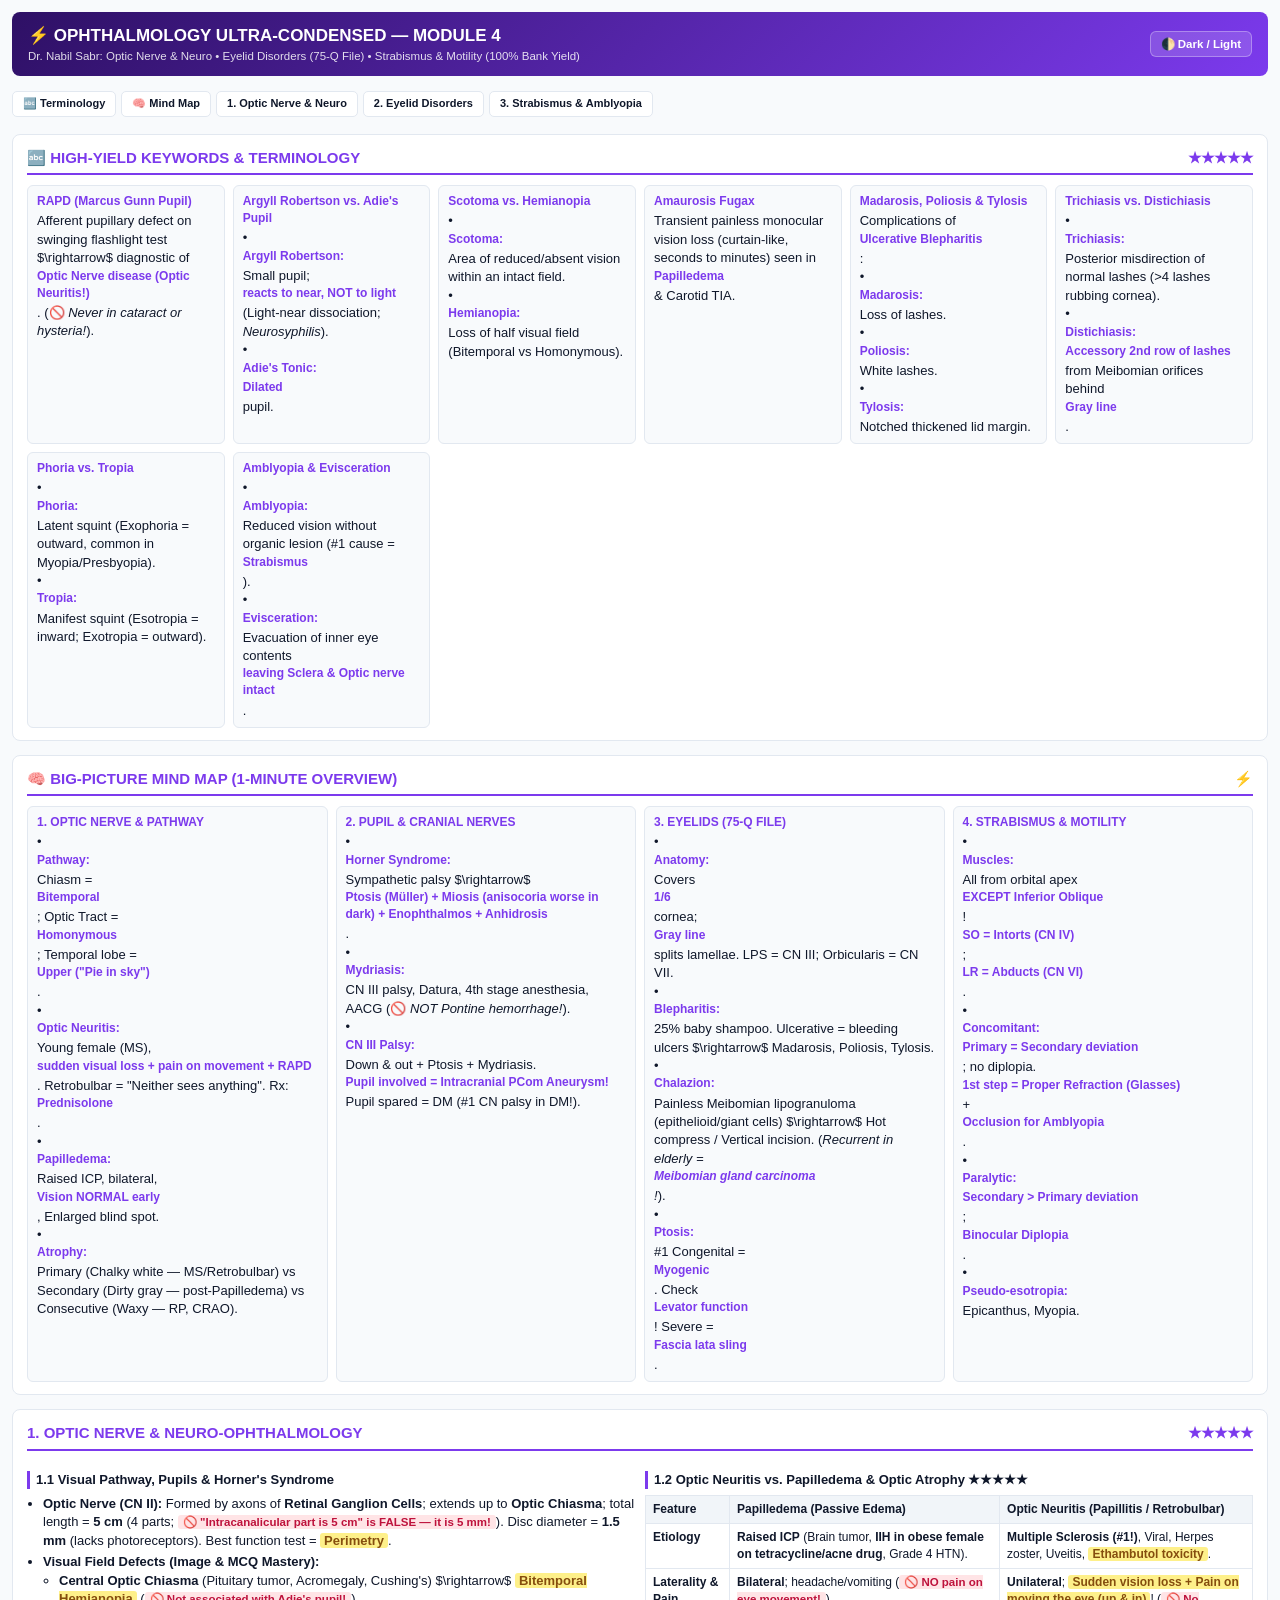
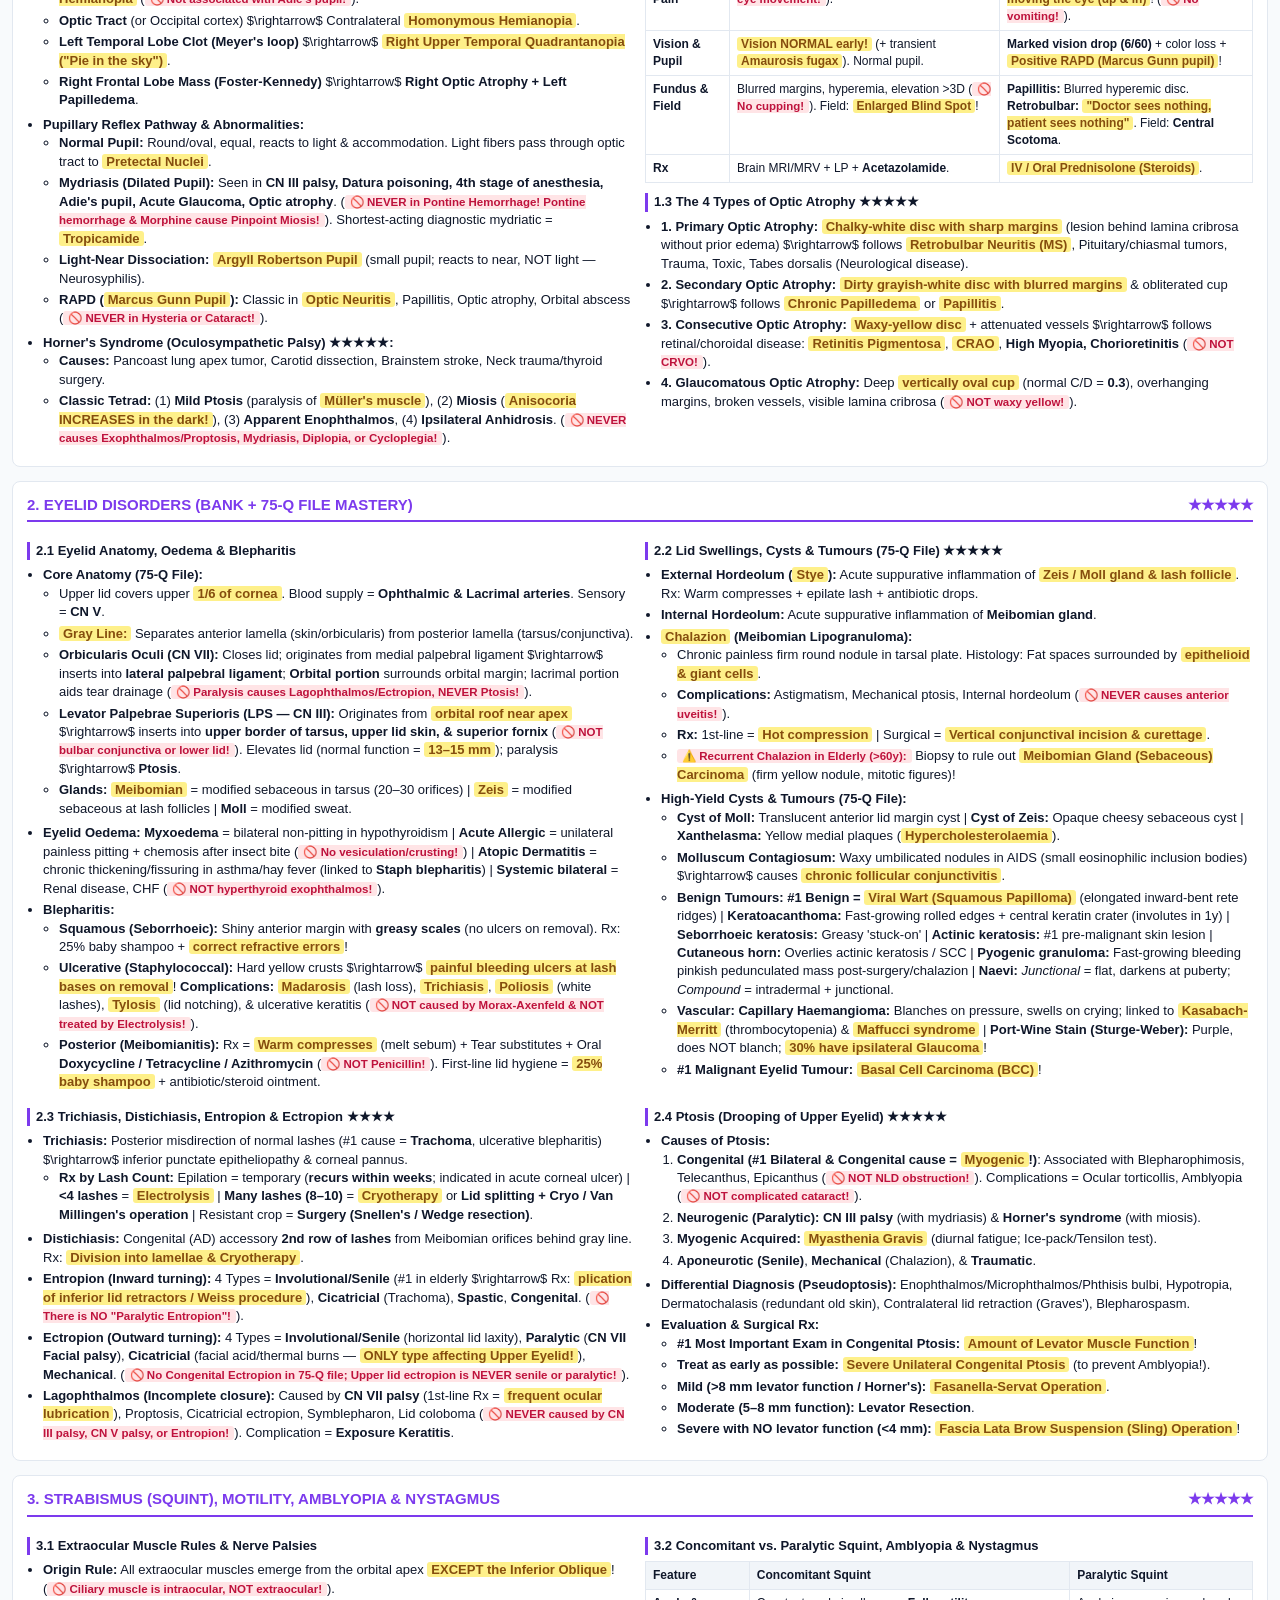
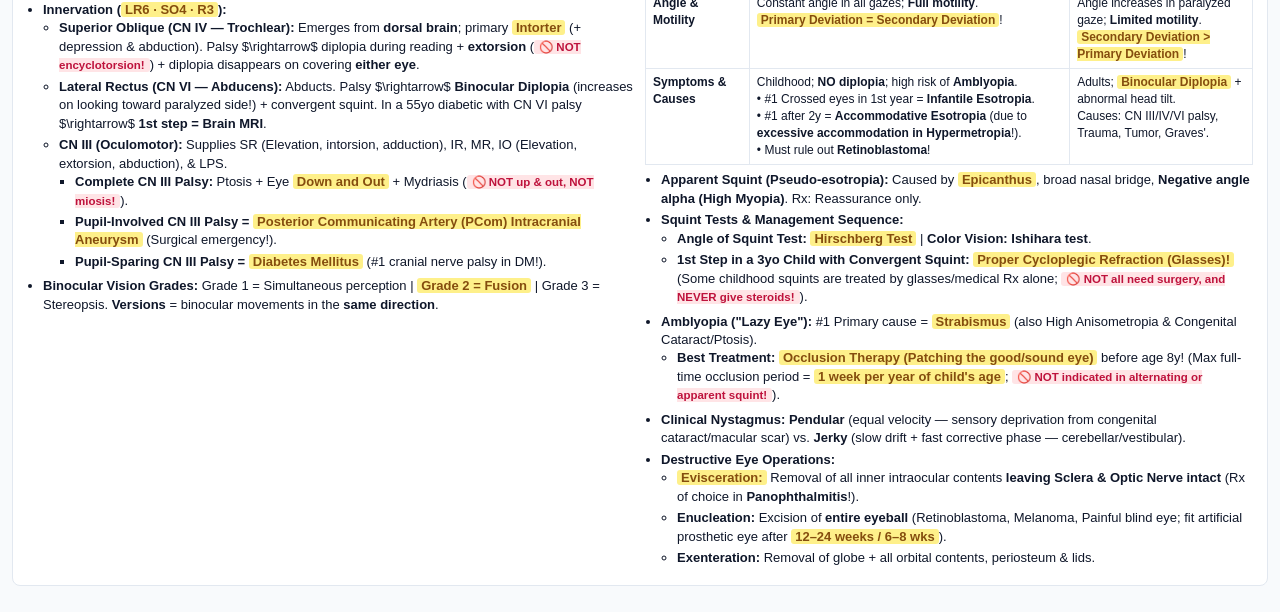
<file: public/assets/aistudio/Ophtho_M4_Condensed_3d9c4a0b.html>
<!DOCTYPE html>
<html lang="en">
<head>
<meta charset="UTF-8">
<meta name="viewport" content="width=device-width, initial-scale=1.0">
<title>Ophtho Ultra-Condensed — Module 4 (Dr. Nabil Sabr)</title>
<style>
  :root {
    --bg: #f8fafc; --card: #ffffff; --text: #0f172a; --muted: #475569;
    --border: #e2e8f0; --accent: #7c3aed; --th-bg: #f1f5f9;
    --buzz-bg: #fef08a; --buzz-txt: #854d0e;
    --trap-bg: #ffe4e6; --trap-txt: #be123c;
    --mech-bg: #f3e8ff; --mech-txt: #6b21a8;
  }
  body.dark {
    --bg: #0f172a; --card: #1e293b; --text: #f1f5f9; --muted: #94a3b8;
    --border: #334155; --accent: #a78bfa; --th-bg: #0f172a;
    --buzz-bg: #713f12; --buzz-txt: #fef08a;
    --trap-bg: #4c0519; --trap-txt: #fda4af;
    --mech-bg: #3b0764; --mech-txt: #d8b4fe;
  }
  * { box-sizing: border-box; margin: 0; padding: 0; }
  body {
    font-family: -apple-system, BlinkMacSystemFont, "Segoe UI", Roboto, sans-serif;
    background: var(--bg); color: var(--text); line-height: 1.42;
    padding: 12px; font-size: 13px; transition: 0.2s;
  }
  .top-bar {
    background: linear-gradient(135deg, #2e1065, #7c3aed); color: #fff;
    padding: 12px 16px; border-radius: 8px; margin-bottom: 10px;
    display: flex; justify-content: space-between; align-items: center; flex-wrap: wrap; gap: 8px;
  }
  .top-bar h1 { font-size: 17px; font-weight: 800; }
  .top-bar p { font-size: 11.5px; opacity: 0.85; }
  .btn-toggle {
    background: rgba(255,255,255,0.15); color: #fff; border: 1px solid rgba(255,255,255,0.3);
    padding: 5px 10px; border-radius: 6px; cursor: pointer; font-size: 11.5px; font-weight: 700;
  }
  .nav {
    display: flex; gap: 5px; flex-wrap: wrap; margin-bottom: 12px;
    position: sticky; top: 6px; z-index: 99; background: var(--bg); padding: 5px 0;
  }
  .nav a {
    background: var(--card); color: var(--text); border: 1px solid var(--border);
    text-decoration: none; padding: 4px 10px; border-radius: 5px; font-size: 11px; font-weight: 700;
  }
  .nav a:hover { border-color: var(--accent); color: var(--accent); }
  .sec {
    background: var(--card); border: 1px solid var(--border);
    border-radius: 8px; padding: 12px 14px; margin-bottom: 14px;
  }
  .sec-hdr {
    font-size: 15px; font-weight: 800; color: var(--accent);
    border-bottom: 2px solid var(--accent); padding-bottom: 5px; margin-bottom: 10px;
    display: flex; justify-content: space-between;
  }
  h3 {
    font-size: 13px; font-weight: 800; margin: 10px 0 6px 0;
    color: var(--text); border-left: 3px solid var(--accent); padding-left: 6px;
  }
  ul, ol { padding-left: 16px; margin-bottom: 6px; }
  li { margin-bottom: 3px; }
  .g2 { display: grid; grid-template-columns: repeat(auto-fit, minmax(310px, 1fr)); gap: 10px; }
  .g4 { display: grid; grid-template-columns: repeat(auto-fit, minmax(190px, 1fr)); gap: 8px; }
  .card-mini {
    border: 1px solid var(--border); border-radius: 6px; padding: 7px 9px; background: var(--bg);
  }
  .card-mini b { color: var(--accent); display: block; font-size: 12px; margin-bottom: 2px; }
  table { width: 100%; border-collapse: collapse; margin: 6px 0; font-size: 12px; }
  th, td { border: 1px solid var(--border); padding: 5px 7px; text-align: left; vertical-align: top; }
  th { background: var(--th-bg); font-weight: 700; }
  .bz { background: var(--buzz-bg); color: var(--buzz-txt); padding: 0 4px; border-radius: 3px; font-weight: 700; }
  .trp { background: var(--trap-bg); color: var(--trap-txt); padding: 1px 5px; border-radius: 3px; font-weight: 700; font-size: 11.5px; }
  .mech { background: var(--mech-bg); color: var(--mech-txt); padding: 4px 8px; border-radius: 5px; margin: 5px 0; font-size: 12px; font-weight: 600; }
</style>
</head>
<body>

<div class="top-bar">
  <div>
    <h1>⚡ OPHTHALMOLOGY ULTRA-CONDENSED — MODULE 4</h1>
    <p>Dr. Nabil Sabr: Optic Nerve &amp; Neuro • Eyelid Disorders (75-Q File) • Strabismus &amp; Motility (100% Bank Yield)</p>
  </div>
  <button class="btn-toggle" onclick="document.body.classList.toggle('dark')">🌓 Dark / Light</button>
</div>

<div class="nav">
  <a href="#terms">🔤 Terminology</a>
  <a href="#mm">🧠 Mind Map</a>
  <a href="#ch1">1. Optic Nerve &amp; Neuro</a>
  <a href="#ch2">2. Eyelid Disorders</a>
  <a href="#ch3">3. Strabismus &amp; Amblyopia</a>
</div>

<!-- ==================== TERMINOLOGY ==================== -->
<div id="terms" class="sec">
  <div class="sec-hdr"><span>🔤 HIGH-YIELD KEYWORDS &amp; TERMINOLOGY</span><span>★★★★★</span></div>
  <div class="g4">
    <div class="card-mini"><b>RAPD (Marcus Gunn Pupil)</b>Afferent pupillary defect on swinging flashlight test $\rightarrow$ diagnostic of <b>Optic Nerve disease (Optic Neuritis!)</b>. (🚫 <i>Never in cataract or hysteria!</i>).</div>
    <div class="card-mini"><b>Argyll Robertson vs. Adie's Pupil</b>• <b>Argyll Robertson:</b> Small pupil; <b>reacts to near, NOT to light</b> (Light-near dissociation; <i>Neurosyphilis</i>).<br>• <b>Adie's Tonic:</b> <b>Dilated</b> pupil.</div>
    <div class="card-mini"><b>Scotoma vs. Hemianopia</b>• <b>Scotoma:</b> Area of reduced/absent vision within an intact field.<br>• <b>Hemianopia:</b> Loss of half visual field (Bitemporal vs Homonymous).</div>
    <div class="card-mini"><b>Amaurosis Fugax</b>Transient painless monocular vision loss (curtain-like, seconds to minutes) seen in <b>Papilledema</b> &amp; Carotid TIA.</div>
    <div class="card-mini"><b>Madarosis, Poliosis &amp; Tylosis</b>Complications of <b>Ulcerative Blepharitis</b>:<br>• <b>Madarosis:</b> Loss of lashes.<br>• <b>Poliosis:</b> White lashes.<br>• <b>Tylosis:</b> Notched thickened lid margin.</div>
    <div class="card-mini"><b>Trichiasis vs. Distichiasis</b>• <b>Trichiasis:</b> Posterior misdirection of normal lashes (&gt;4 lashes rubbing cornea).<br>• <b>Distichiasis:</b> <b>Accessory 2nd row of lashes</b> from Meibomian orifices behind <b>Gray line</b>.</div>
    <div class="card-mini"><b>Phoria vs. Tropia</b>• <b>Phoria:</b> Latent squint (Exophoria = outward, common in Myopia/Presbyopia).<br>• <b>Tropia:</b> Manifest squint (Esotropia = inward; Exotropia = outward).</div>
    <div class="card-mini"><b>Amblyopia &amp; Evisceration</b>• <b>Amblyopia:</b> Reduced vision without organic lesion (#1 cause = <b>Strabismus</b>).<br>• <b>Evisceration:</b> Evacuation of inner eye contents <b>leaving Sclera &amp; Optic nerve intact</b>.</div>
  </div>
</div>

<!-- ==================== MIND MAP ==================== -->
<div id="mm" class="sec">
  <div class="sec-hdr"><span>🧠 BIG-PICTURE MIND MAP (1-MINUTE OVERVIEW)</span><span>⚡</span></div>
  <div class="g4">
    <div class="card-mini">
      <b>1. OPTIC NERVE &amp; PATHWAY</b>
      • <b>Pathway:</b> Chiasm = <b>Bitemporal</b>; Optic Tract = <b>Homonymous</b>; Temporal lobe = <b>Upper ("Pie in sky")</b>.<br>
      • <b>Optic Neuritis:</b> Young female (MS), <b>sudden visual loss + pain on movement + RAPD</b>. Retrobulbar = "Neither sees anything". Rx: <b>Prednisolone</b>.<br>
      • <b>Papilledema:</b> Raised ICP, bilateral, <b>Vision NORMAL early</b>, Enlarged blind spot.<br>
      • <b>Atrophy:</b> Primary (Chalky white — MS/Retrobulbar) vs Secondary (Dirty gray — post-Papilledema) vs Consecutive (Waxy — RP, CRAO).
    </div>
    <div class="card-mini">
      <b>2. PUPIL &amp; CRANIAL NERVES</b>
      • <b>Horner Syndrome:</b> Sympathetic palsy $\rightarrow$ <b>Ptosis (Müller) + Miosis (anisocoria worse in dark) + Enophthalmos + Anhidrosis</b>.<br>
      • <b>Mydriasis:</b> CN III palsy, Datura, 4th stage anesthesia, AACG (🚫 <i>NOT Pontine hemorrhage!</i>).<br>
      • <b>CN III Palsy:</b> Down &amp; out + Ptosis + Mydriasis. <b>Pupil involved = Intracranial PCom Aneurysm!</b> Pupil spared = DM (#1 CN palsy in DM!).
    </div>
    <div class="card-mini">
      <b>3. EYELIDS (75-Q FILE)</b>
      • <b>Anatomy:</b> Covers <b>1/6</b> cornea; <b>Gray line</b> splits lamellae. LPS = CN III; Orbicularis = CN VII.<br>
      • <b>Blepharitis:</b> 25% baby shampoo. Ulcerative = bleeding ulcers $\rightarrow$ Madarosis, Poliosis, Tylosis.<br>
      • <b>Chalazion:</b> Painless Meibomian lipogranuloma (epithelioid/giant cells) $\rightarrow$ Hot compress / Vertical incision. (<i>Recurrent in elderly = <b>Meibomian gland carcinoma</b>!</i>).<br>
      • <b>Ptosis:</b> #1 Congenital = <b>Myogenic</b>. Check <b>Levator function</b>! Severe = <b>Fascia lata sling</b>.
    </div>
    <div class="card-mini">
      <b>4. STRABISMUS &amp; MOTILITY</b>
      • <b>Muscles:</b> All from orbital apex <b>EXCEPT Inferior Oblique</b>! <b>SO = Intorts (CN IV)</b>; <b>LR = Abducts (CN VI)</b>.<br>
      • <b>Concomitant:</b> <b>Primary = Secondary deviation</b>; no diplopia. <b>1st step = Proper Refraction (Glasses)</b> + <b>Occlusion for Amblyopia</b>.<br>
      • <b>Paralytic:</b> <b>Secondary &gt; Primary deviation</b>; <b>Binocular Diplopia</b>.<br>
      • <b>Pseudo-esotropia:</b> Epicanthus, Myopia.
    </div>
  </div>
</div>

<!-- ==================== CHAPTER 1 ==================== -->
<div id="ch1" class="sec">
  <div class="sec-hdr"><span>1. OPTIC NERVE &amp; NEURO-OPHTHALMOLOGY</span><span>★★★★★</span></div>
  <div class="g2">
    <div>
      <h3>1.1 Visual Pathway, Pupils &amp; Horner's Syndrome</h3>
      <ul>
        <li><b>Optic Nerve (CN II):</b> Formed by axons of <b>Retinal Ganglion Cells</b>; extends up to <b>Optic Chiasma</b>; total length = <b>5 cm</b> (4 parts; <span class="trp">🚫 "Intracanalicular part is 5 cm" is FALSE — it is 5 mm!</span>). Disc diameter = <b>1.5 mm</b> (lacks photoreceptors). Best function test = <span class="bz">Perimetry</span>.</li>
        <li><b>Visual Field Defects (Image &amp; MCQ Mastery):</b>
          <ul>
            <li><b>Central Optic Chiasma</b> (Pituitary tumor, Acromegaly, Cushing's) $\rightarrow$ <span class="bz">Bitemporal Hemianopia</span> (<span class="trp">🚫 Not associated with Adie's pupil!</span>).</li>
            <li><b>Optic Tract</b> (or Occipital cortex) $\rightarrow$ Contralateral <span class="bz">Homonymous Hemianopia</span>.</li>
            <li><b>Left Temporal Lobe Clot (Meyer's loop)</b> $\rightarrow$ <span class="bz">Right Upper Temporal Quadrantanopia ("Pie in the sky")</span>.</li>
            <li><b>Right Frontal Lobe Mass (Foster-Kennedy)</b> $\rightarrow$ <b>Right Optic Atrophy + Left Papilledema</b>.</li>
          </ul>
        </li>
        <li><b>Pupillary Reflex Pathway &amp; Abnormalities:</b>
          <ul>
            <li><b>Normal Pupil:</b> Round/oval, equal, reacts to light &amp; accommodation. Light fibers pass through optic tract to <span class="bz">Pretectal Nuclei</span>.</li>
            <li><b>Mydriasis (Dilated Pupil):</b> Seen in <b>CN III palsy, Datura poisoning, 4th stage of anesthesia, Adie's pupil, Acute Glaucoma, Optic atrophy</b>. (<span class="trp">🚫 NEVER in Pontine Hemorrhage! Pontine hemorrhage &amp; Morphine cause Pinpoint Miosis!</span>). Shortest-acting diagnostic mydriatic = <span class="bz">Tropicamide</span>.</li>
            <li><b>Light-Near Dissociation:</b> <span class="bz">Argyll Robertson Pupil</span> (small pupil; reacts to near, NOT light — Neurosyphilis).</li>
            <li><b>RAPD (<span class="bz">Marcus Gunn Pupil</span>):</b> Classic in <span class="bz">Optic Neuritis</span>, Papillitis, Optic atrophy, Orbital abscess (<span class="trp">🚫 NEVER in Hysteria or Cataract!</span>).</li>
          </ul>
        </li>
        <li><b>Horner's Syndrome (Oculosympathetic Palsy) ★★★★★:</b>
          <ul>
            <li><b>Causes:</b> Pancoast lung apex tumor, Carotid dissection, Brainstem stroke, Neck trauma/thyroid surgery.</li>
            <li><b>Classic Tetrad:</b> (1) <b>Mild Ptosis</b> (paralysis of <span class="bz">Müller's muscle</span>), (2) <b>Miosis</b> (<span class="bz">Anisocoria INCREASES in the dark!</span>), (3) <b>Apparent Enophthalmos</b>, (4) <b>Ipsilateral Anhidrosis</b>. (<span class="trp">🚫 NEVER causes Exophthalmos/Proptosis, Mydriasis, Diplopia, or Cycloplegia!</span>).</li>
          </ul>
        </li>
      </ul>
    </div>

    <div>
      <h3>1.2 Optic Neuritis vs. Papilledema &amp; Optic Atrophy ★★★★★</h3>
      <table>
        <tr><th>Feature</th><th>Papilledema (Passive Edema)</th><th>Optic Neuritis (Papillitis / Retrobulbar)</th></tr>
        <tr><td><b>Etiology</b></td><td><b>Raised ICP</b> (Brain tumor, <b>IIH in obese female on tetracycline/acne drug</b>, Grade 4 HTN).</td><td><b>Multiple Sclerosis (#1!)</b>, Viral, Herpes zoster, Uveitis, <span class="bz">Ethambutol toxicity</span>.</td></tr>
        <tr><td><b>Laterality &amp; Pain</b></td><td><b>Bilateral</b>; headache/vomiting (<span class="trp">🚫 NO pain on eye movement!</span>).</td><td><b>Unilateral</b>; <span class="bz">Sudden vision loss + Pain on moving the eye (up &amp; in)</span>! (<span class="trp">🚫 No vomiting!</span>).</td></tr>
        <tr><td><b>Vision &amp; Pupil</b></td><td><span class="bz">Vision NORMAL early!</span> (+ transient <span class="bz">Amaurosis fugax</span>). Normal pupil.</td><td><b>Marked vision drop (6/60)</b> + color loss + <span class="bz">Positive RAPD (Marcus Gunn pupil)</span>!</td></tr>
        <tr><td><b>Fundus &amp; Field</b></td><td>Blurred margins, hyperemia, elevation &gt;3D (<span class="trp">🚫 No cupping!</span>). Field: <span class="bz">Enlarged Blind Spot</span>!</td><td><b>Papillitis:</b> Blurred hyperemic disc.<br><b>Retrobulbar:</b> <span class="bz">"Doctor sees nothing, patient sees nothing"</span>. Field: <b>Central Scotoma</b>.</td></tr>
        <tr><td><b>Rx</b></td><td>Brain MRI/MRV + LP + <b>Acetazolamide</b>.</td><td><span class="bz">IV / Oral Prednisolone (Steroids)</span>.</td></tr>
      </table>

      <h3>1.3 The 4 Types of Optic Atrophy ★★★★★</h3>
      <ul>
        <li><b>1. Primary Optic Atrophy:</b> <span class="bz">Chalky-white disc with sharp margins</span> (lesion behind lamina cribrosa without prior edema) $\rightarrow$ follows <span class="bz">Retrobulbar Neuritis (MS)</span>, Pituitary/chiasmal tumors, Trauma, Toxic, Tabes dorsalis (Neurological disease).</li>
        <li><b>2. Secondary Optic Atrophy:</b> <span class="bz">Dirty grayish-white disc with blurred margins</span> &amp; obliterated cup $\rightarrow$ follows <span class="bz">Chronic Papilledema</span> or <span class="bz">Papillitis</span>.</li>
        <li><b>3. Consecutive Optic Atrophy:</b> <span class="bz">Waxy-yellow disc</span> + attenuated vessels $\rightarrow$ follows retinal/choroidal disease: <span class="bz">Retinitis Pigmentosa</span>, <span class="bz">CRAO</span>, <b>High Myopia, Chorioretinitis</b> (<span class="trp">🚫 NOT CRVO!</span>).</li>
        <li><b>4. Glaucomatous Optic Atrophy:</b> Deep <span class="bz">vertically oval cup</span> (normal C/D = <b>0.3</b>), overhanging margins, broken vessels, visible lamina cribrosa (<span class="trp">🚫 NOT waxy yellow!</span>).</li>
      </ul>
    </div>
  </div>
</div>

<!-- ==================== CHAPTER 2 ==================== -->
<div id="ch2" class="sec">
  <div class="sec-hdr"><span>2. EYELID DISORDERS (BANK + 75-Q FILE MASTERY)</span><span>★★★★★</span></div>
  <div class="g2">
    <div>
      <h3>2.1 Eyelid Anatomy, Oedema &amp; Blepharitis</h3>
      <ul>
        <li><b>Core Anatomy (75-Q File):</b>
          <ul>
            <li>Upper lid covers upper <span class="bz">1/6 of cornea</span>. Blood supply = <b>Ophthalmic &amp; Lacrimal arteries</b>. Sensory = <b>CN V</b>.</li>
            <li><span class="bz">Gray Line:</span> Separates anterior lamella (skin/orbicularis) from posterior lamella (tarsus/conjunctiva).</li>
            <li><b>Orbicularis Oculi (CN VII):</b> Closes lid; originates from medial palpebral ligament $\rightarrow$ inserts into <b>lateral palpebral ligament</b>; <b>Orbital portion</b> surrounds orbital margin; lacrimal portion aids tear drainage (<span class="trp">🚫 Paralysis causes Lagophthalmos/Ectropion, NEVER Ptosis!</span>).</li>
            <li><b>Levator Palpebrae Superioris (LPS — CN III):</b> Originates from <span class="bz">orbital roof near apex</span> $\rightarrow$ inserts into <b>upper border of tarsus, upper lid skin, &amp; superior fornix</b> (<span class="trp">🚫 NOT bulbar conjunctiva or lower lid!</span>). Elevates lid (normal function = <span class="bz">13–15 mm</span>); paralysis $\rightarrow$ <b>Ptosis</b>.</li>
            <li><b>Glands:</b> <span class="bz">Meibomian</span> = modified sebaceous in tarsus (20–30 orifices) | <span class="bz">Zeis</span> = modified sebaceous at lash follicles | <b>Moll</b> = modified sweat.</li>
          </ul>
        </li>
        <li><b>Eyelid Oedema:</b> <b>Myxoedema</b> = bilateral non-pitting in hypothyroidism | <b>Acute Allergic</b> = unilateral painless pitting + chemosis after insect bite (<span class="trp">🚫 No vesiculation/crusting!</span>) | <b>Atopic Dermatitis</b> = chronic thickening/fissuring in asthma/hay fever (linked to <b>Staph blepharitis</b>) | <b>Systemic bilateral</b> = Renal disease, CHF (<span class="trp">🚫 NOT hyperthyroid exophthalmos!</span>).</li>
        <li><b>Blepharitis:</b>
          <ul>
            <li><b>Squamous (Seborrhoeic):</b> Shiny anterior margin with <b>greasy scales</b> (no ulcers on removal). Rx: 25% baby shampoo + <span class="bz">correct refractive errors</span>!</li>
            <li><b>Ulcerative (Staphylococcal):</b> Hard yellow crusts $\rightarrow$ <span class="bz">painful bleeding ulcers at lash bases on removal</span>! <b>Complications:</b> <span class="bz">Madarosis</span> (lash loss), <span class="bz">Trichiasis</span>, <span class="bz">Poliosis</span> (white lashes), <span class="bz">Tylosis</span> (lid notching), &amp; ulcerative keratitis (<span class="trp">🚫 NOT caused by Morax-Axenfeld &amp; NOT treated by Electrolysis!</span>).</li>
            <li><b>Posterior (Meibomianitis):</b> Rx = <span class="bz">Warm compresses</span> (melt sebum) + Tear substitutes + Oral <b>Doxycycline / Tetracycline / Azithromycin</b> (<span class="trp">🚫 NOT Penicillin!</span>). First-line lid hygiene = <span class="bz">25% baby shampoo</span> + antibiotic/steroid ointment.</li>
          </ul>
        </li>
      </ul>
    </div>

    <div>
      <h3>2.2 Lid Swellings, Cysts &amp; Tumours (75-Q File) ★★★★★</h3>
      <ul>
        <li><b>External Hordeolum (<span class="bz">Stye</span>):</b> Acute suppurative inflammation of <span class="bz">Zeis / Moll gland &amp; lash follicle</span>. Rx: Warm compresses + epilate lash + antibiotic drops.</li>
        <li><b>Internal Hordeolum:</b> Acute suppurative inflammation of <b>Meibomian gland</b>.</li>
        <li><b><span class="bz">Chalazion</span> (Meibomian Lipogranuloma):</b>
          <ul>
            <li>Chronic painless firm round nodule in tarsal plate. Histology: Fat spaces surrounded by <span class="bz">epithelioid &amp; giant cells</span>.</li>
            <li><b>Complications:</b> Astigmatism, Mechanical ptosis, Internal hordeolum (<span class="trp">🚫 NEVER causes anterior uveitis!</span>).</li>
            <li><b>Rx:</b> 1st-line = <span class="bz">Hot compression</span> | Surgical = <span class="bz">Vertical conjunctival incision &amp; curettage</span>.</li>
            <li><span class="trp">⚠️ Recurrent Chalazion in Elderly (&gt;60y):</span> Biopsy to rule out <span class="bz">Meibomian Gland (Sebaceous) Carcinoma</span> (firm yellow nodule, mitotic figures)!</li>
          </ul>
        </li>
        <li><b>High-Yield Cysts &amp; Tumours (75-Q File):</b>
          <ul>
            <li><b>Cyst of Moll:</b> Translucent anterior lid margin cyst | <b>Cyst of Zeis:</b> Opaque cheesy sebaceous cyst | <b>Xanthelasma:</b> Yellow medial plaques (<span class="bz">Hypercholesterolaemia</span>).</li>
            <li><b>Molluscum Contagiosum:</b> Waxy umbilicated nodules in AIDS (small eosinophilic inclusion bodies) $\rightarrow$ causes <span class="bz">chronic follicular conjunctivitis</span>.</li>
            <li><b>Benign Tumours:</b> <b>#1 Benign = <span class="bz">Viral Wart (Squamous Papilloma)</span></b> (elongated inward-bent rete ridges) | <b>Keratoacanthoma:</b> Fast-growing rolled edges + central keratin crater (involutes in 1y) | <b>Seborrhoeic keratosis:</b> Greasy 'stuck-on' | <b>Actinic keratosis:</b> #1 pre-malignant skin lesion | <b>Cutaneous horn:</b> Overlies actinic keratosis / SCC | <b>Pyogenic granuloma:</b> Fast-growing bleeding pinkish pedunculated mass post-surgery/chalazion | <b>Naevi:</b> <i>Junctional</i> = flat, darkens at puberty; <i>Compound</i> = intradermal + junctional.</li>
            <li><b>Vascular:</b> <b>Capillary Haemangioma:</b> Blanches on pressure, swells on crying; linked to <span class="bz">Kasabach-Merritt</span> (thrombocytopenia) &amp; <span class="bz">Maffucci syndrome</span> | <b>Port-Wine Stain (Sturge-Weber):</b> Purple, does NOT blanch; <span class="bz">30% have ipsilateral Glaucoma</span>!</li>
            <li><b>#1 Malignant Eyelid Tumour:</b> <span class="bz">Basal Cell Carcinoma (BCC)</span>!</li>
          </ul>
        </li>
      </ul>
    </div>
  </div>

  <div class="g2">
    <div>
      <h3>2.3 Trichiasis, Distichiasis, Entropion &amp; Ectropion ★★★★</h3>
      <ul>
        <li><b>Trichiasis:</b> Posterior misdirection of normal lashes (#1 cause = <b>Trachoma</b>, ulcerative blepharitis) $\rightarrow$ inferior punctate epitheliopathy &amp; corneal pannus.
          <ul>
            <li><b>Rx by Lash Count:</b> Epilation = temporary (<b>recurs within weeks</b>; indicated in acute corneal ulcer) | <b>&lt;4 lashes</b> = <span class="bz">Electrolysis</span> | <b>Many lashes (8–10)</b> = <span class="bz">Cryotherapy</span> or <b>Lid splitting + Cryo / Van Millingen's operation</b> | Resistant crop = <b>Surgery (Snellen's / Wedge resection)</b>.</li>
          </ul>
        </li>
        <li><b>Distichiasis:</b> Congenital (AD) accessory <b>2nd row of lashes</b> from Meibomian orifices behind gray line. Rx: <span class="bz">Division into lamellae &amp; Cryotherapy</span>.</li>
        <li><b>Entropion (Inward turning):</b> 4 Types = <b>Involutional/Senile</b> (#1 in elderly $\rightarrow$ Rx: <span class="bz">plication of inferior lid retractors / Weiss procedure</span>), <b>Cicatricial</b> (Trachoma), <b>Spastic</b>, <b>Congenital</b>. (<span class="trp">🚫 There is NO "Paralytic Entropion"!</span>).</li>
        <li><b>Ectropion (Outward turning):</b> 4 Types = <b>Involutional/Senile</b> (horizontal lid laxity), <b>Paralytic</b> (<b>CN VII Facial palsy</b>), <b>Cicatricial</b> (facial acid/thermal burns — <span class="bz">ONLY type affecting Upper Eyelid!</span>), <b>Mechanical</b>. (<span class="trp">🚫 No Congenital Ectropion in 75-Q file; Upper lid ectropion is NEVER senile or paralytic!</span>).</li>
        <li><b>Lagophthalmos (Incomplete closure):</b> Caused by <b>CN VII palsy</b> (1st-line Rx = <span class="bz">frequent ocular lubrication</span>), Proptosis, Cicatricial ectropion, Symblepharon, Lid coloboma (<span class="trp">🚫 NEVER caused by CN III palsy, CN V palsy, or Entropion!</span>). Complication = <b>Exposure Keratitis</b>.</li>
      </ul>
    </div>

    <div>
      <h3>2.4 Ptosis (Drooping of Upper Eyelid) ★★★★★</h3>
      <ul>
        <li><b>Causes of Ptosis:</b>
          <ol>
            <li><b>Congenital (#1 Bilateral &amp; Congenital cause = <span class="bz">Myogenic</span>!)</b>: Associated with Blepharophimosis, Telecanthus, Epicanthus (<span class="trp">🚫 NOT NLD obstruction!</span>). Complications = Ocular torticollis, Amblyopia (<span class="trp">🚫 NOT complicated cataract!</span>).</li>
            <li><b>Neurogenic (Paralytic):</b> <b>CN III palsy</b> (with mydriasis) &amp; <b>Horner's syndrome</b> (with miosis).</li>
            <li><b>Myogenic Acquired:</b> <span class="bz">Myasthenia Gravis</span> (diurnal fatigue; Ice-pack/Tensilon test).</li>
            <li><b>Aponeurotic (Senile)</b>, <b>Mechanical</b> (Chalazion), &amp; <b>Traumatic</b>.</li>
          </ol>
        </li>
        <li><b>Differential Diagnosis (Pseudoptosis):</b> Enophthalmos/Microphthalmos/Phthisis bulbi, Hypotropia, Dermatochalasis (redundant old skin), Contralateral lid retraction (Graves'), Blepharospasm.</li>
        <li><b>Evaluation &amp; Surgical Rx:</b>
          <ul>
            <li><b>#1 Most Important Exam in Congenital Ptosis:</b> <span class="bz">Amount of Levator Muscle Function</span>!</li>
            <li><b>Treat as early as possible:</b> <span class="bz">Severe Unilateral Congenital Ptosis</span> (to prevent Amblyopia!).</li>
            <li><b>Mild (&gt;8 mm levator function / Horner's):</b> <span class="bz">Fasanella-Servat Operation</span>.</li>
            <li><b>Moderate (5–8 mm function):</b> <b>Levator Resection</b>.</li>
            <li><b>Severe with NO levator function (&lt;4 mm):</b> <span class="bz">Fascia Lata Brow Suspension (Sling) Operation</span>!</li>
          </ul>
        </li>
      </ul>
    </div>
  </div>
</div>

<!-- ==================== CHAPTER 3 ==================== -->
<div id="ch3" class="sec">
  <div class="sec-hdr"><span>3. STRABISMUS (SQUINT), MOTILITY, AMBLYOPIA &amp; NYSTAGMUS</span><span>★★★★★</span></div>
  <div class="g2">
    <div>
      <h3>3.1 Extraocular Muscle Rules &amp; Nerve Palsies</h3>
      <ul>
        <li><b>Origin Rule:</b> All extraocular muscles emerge from the orbital apex <span class="bz">EXCEPT the Inferior Oblique</span>! (<span class="trp">🚫 Ciliary muscle is intraocular, NOT extraocular!</span>).</li>
        <li><b>Innervation (<span class="bz">LR6 · SO4 · R3</span>):</b>
          <ul>
            <li><b>Superior Oblique (CN IV — Trochlear):</b> Emerges from <b>dorsal brain</b>; primary <span class="bz">Intorter</span> (+ depression &amp; abduction). Palsy $\rightarrow$ diplopia during reading + <b>extorsion</b> (<span class="trp">🚫 NOT encyclotorsion!</span>) + diplopia disappears on covering <b>either eye</b>.</li>
            <li><b>Lateral Rectus (CN VI — Abducens):</b> Abducts. Palsy $\rightarrow$ <b>Binocular Diplopia</b> (increases on looking toward paralyzed side!) + convergent squint. In a 55yo diabetic with CN VI palsy $\rightarrow$ <b>1st step = Brain MRI</b>.</li>
            <li><b>CN III (Oculomotor):</b> Supplies SR (Elevation, intorsion, adduction), IR, MR, IO (Elevation, extorsion, abduction), &amp; LPS.
              <ul>
                <li><b>Complete CN III Palsy:</b> Ptosis + Eye <span class="bz">Down and Out</span> + Mydriasis (<span class="trp">🚫 NOT up &amp; out, NOT miosis!</span>).</li>
                <li><b>Pupil-Involved CN III Palsy = <span class="bz">Posterior Communicating Artery (PCom) Intracranial Aneurysm</span></b> (Surgical emergency!).</li>
                <li><b>Pupil-Sparing CN III Palsy = <span class="bz">Diabetes Mellitus</span></b> (#1 cranial nerve palsy in DM!).</li>
              </ul>
            </li>
          </ul>
        </li>
        <li><b>Binocular Vision Grades:</b> Grade 1 = Simultaneous perception | <span class="bz">Grade 2 = Fusion</span> | Grade 3 = Stereopsis. <b>Versions</b> = binocular movements in the <b>same direction</b>.</li>
      </ul>
    </div>

    <div>
      <h3>3.2 Concomitant vs. Paralytic Squint, Amblyopia &amp; Nystagmus</h3>
      <table>
        <tr><th>Feature</th><th>Concomitant Squint</th><th>Paralytic Squint</th></tr>
        <tr><td><b>Angle &amp; Motility</b></td><td>Constant angle in all gazes; <b>Full motility</b>.<br><span class="bz">Primary Deviation = Secondary Deviation</span>!</td><td>Angle increases in paralyzed gaze; <b>Limited motility</b>.<br><span class="bz">Secondary Deviation &gt; Primary Deviation</span>!</td></tr>
        <tr><td><b>Symptoms &amp; Causes</b></td><td>Childhood; <b>NO diplopia</b>; high risk of <b>Amblyopia</b>.<br>• #1 Crossed eyes in 1st year = <b>Infantile Esotropia</b>.<br>• #1 after 2y = <b>Accommodative Esotropia</b> (due to <b>excessive accommodation in Hypermetropia</b>!).<br>• Must rule out <b>Retinoblastoma</b>!</td><td>Adults; <span class="bz">Binocular Diplopia</span> + abnormal head tilt.<br>Causes: CN III/IV/VI palsy, Trauma, Tumor, Graves'.</td></tr>
      </table>
      <ul>
        <li><b>Apparent Squint (Pseudo-esotropia):</b> Caused by <span class="bz">Epicanthus</span>, broad nasal bridge, <b>Negative angle alpha (High Myopia)</b>. Rx: Reassurance only.</li>
        <li><b>Squint Tests &amp; Management Sequence:</b>
          <ul>
            <li><b>Angle of Squint Test:</b> <span class="bz">Hirschberg Test</span> | <b>Color Vision:</b> <b>Ishihara test</b>.</li>
            <li><b>1st Step in a 3yo Child with Convergent Squint:</b> <span class="bz">Proper Cycloplegic Refraction (Glasses)!</span> (Some childhood squints are treated by glasses/medical Rx alone; <span class="trp">🚫 NOT all need surgery, and NEVER give steroids!</span>).</li>
          </ul>
        </li>
        <li><b>Amblyopia ("Lazy Eye"):</b> #1 Primary cause = <span class="bz">Strabismus</span> (also High Anisometropia &amp; Congenital Cataract/Ptosis).
          <ul>
            <li><b>Best Treatment:</b> <span class="bz">Occlusion Therapy (Patching the good/sound eye)</span> before age 8y! (Max full-time occlusion period = <span class="bz">1 week per year of child's age</span>; <span class="trp">🚫 NOT indicated in alternating or apparent squint!</span>).</li>
          </ul>
        </li>
        <li><b>Clinical Nystagmus:</b> <b>Pendular</b> (equal velocity — sensory deprivation from congenital cataract/macular scar) vs. <b>Jerky</b> (slow drift + fast corrective phase — cerebellar/vestibular).</li>
        <li><b>Destructive Eye Operations:</b>
          <ul>
            <li><span class="bz">Evisceration:</span> Removal of all inner intraocular contents <b>leaving Sclera &amp; Optic Nerve intact</b> (Rx of choice in <b>Panophthalmitis</b>!).</li>
            <li><b>Enucleation:</b> Excision of <b>entire eyeball</b> (Retinoblastoma, Melanoma, Painful blind eye; fit artificial prosthetic eye after <span class="bz">12–24 weeks / 6–8 wks</span>).</li>
            <li><b>Exenteration:</b> Removal of globe + all orbital contents, periosteum &amp; lids.</li>
          </ul>
        </li>
      </ul>
    </div>
  </div>
</div>

</body>
</html>
</file>
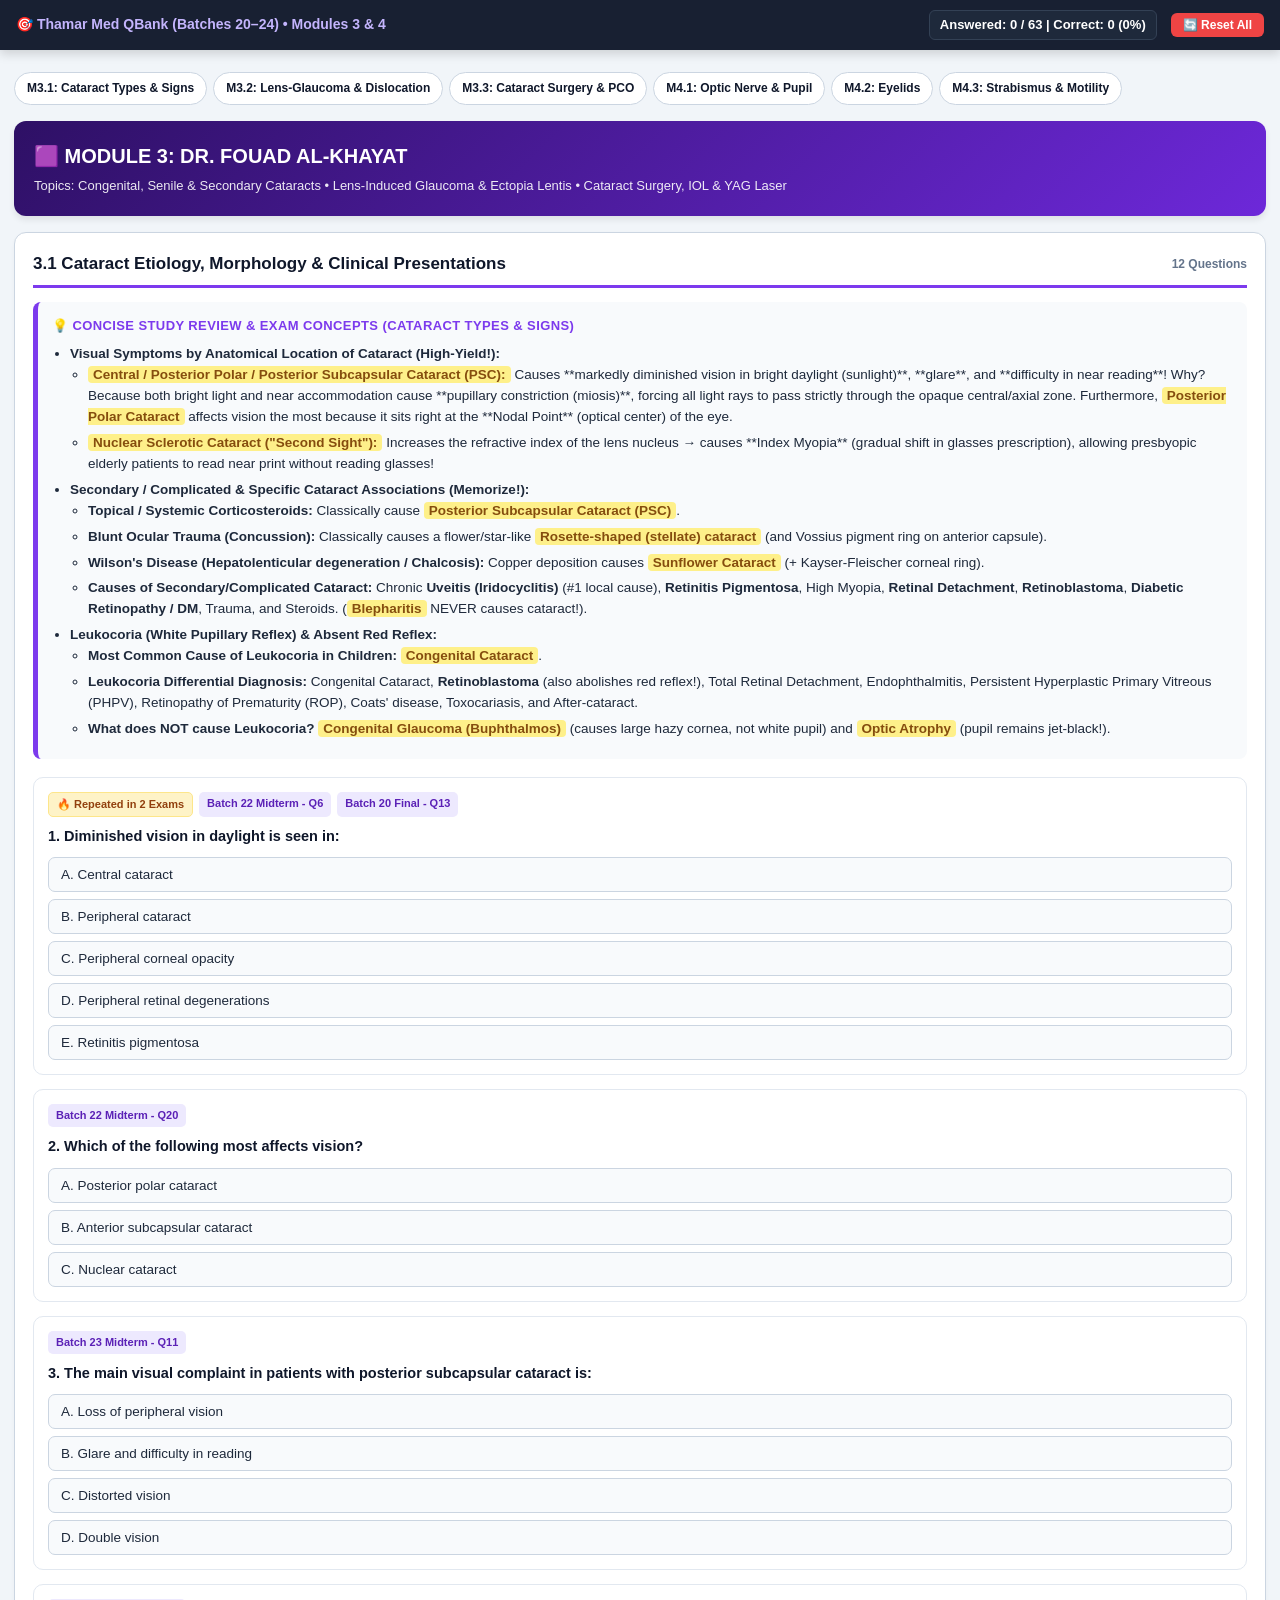
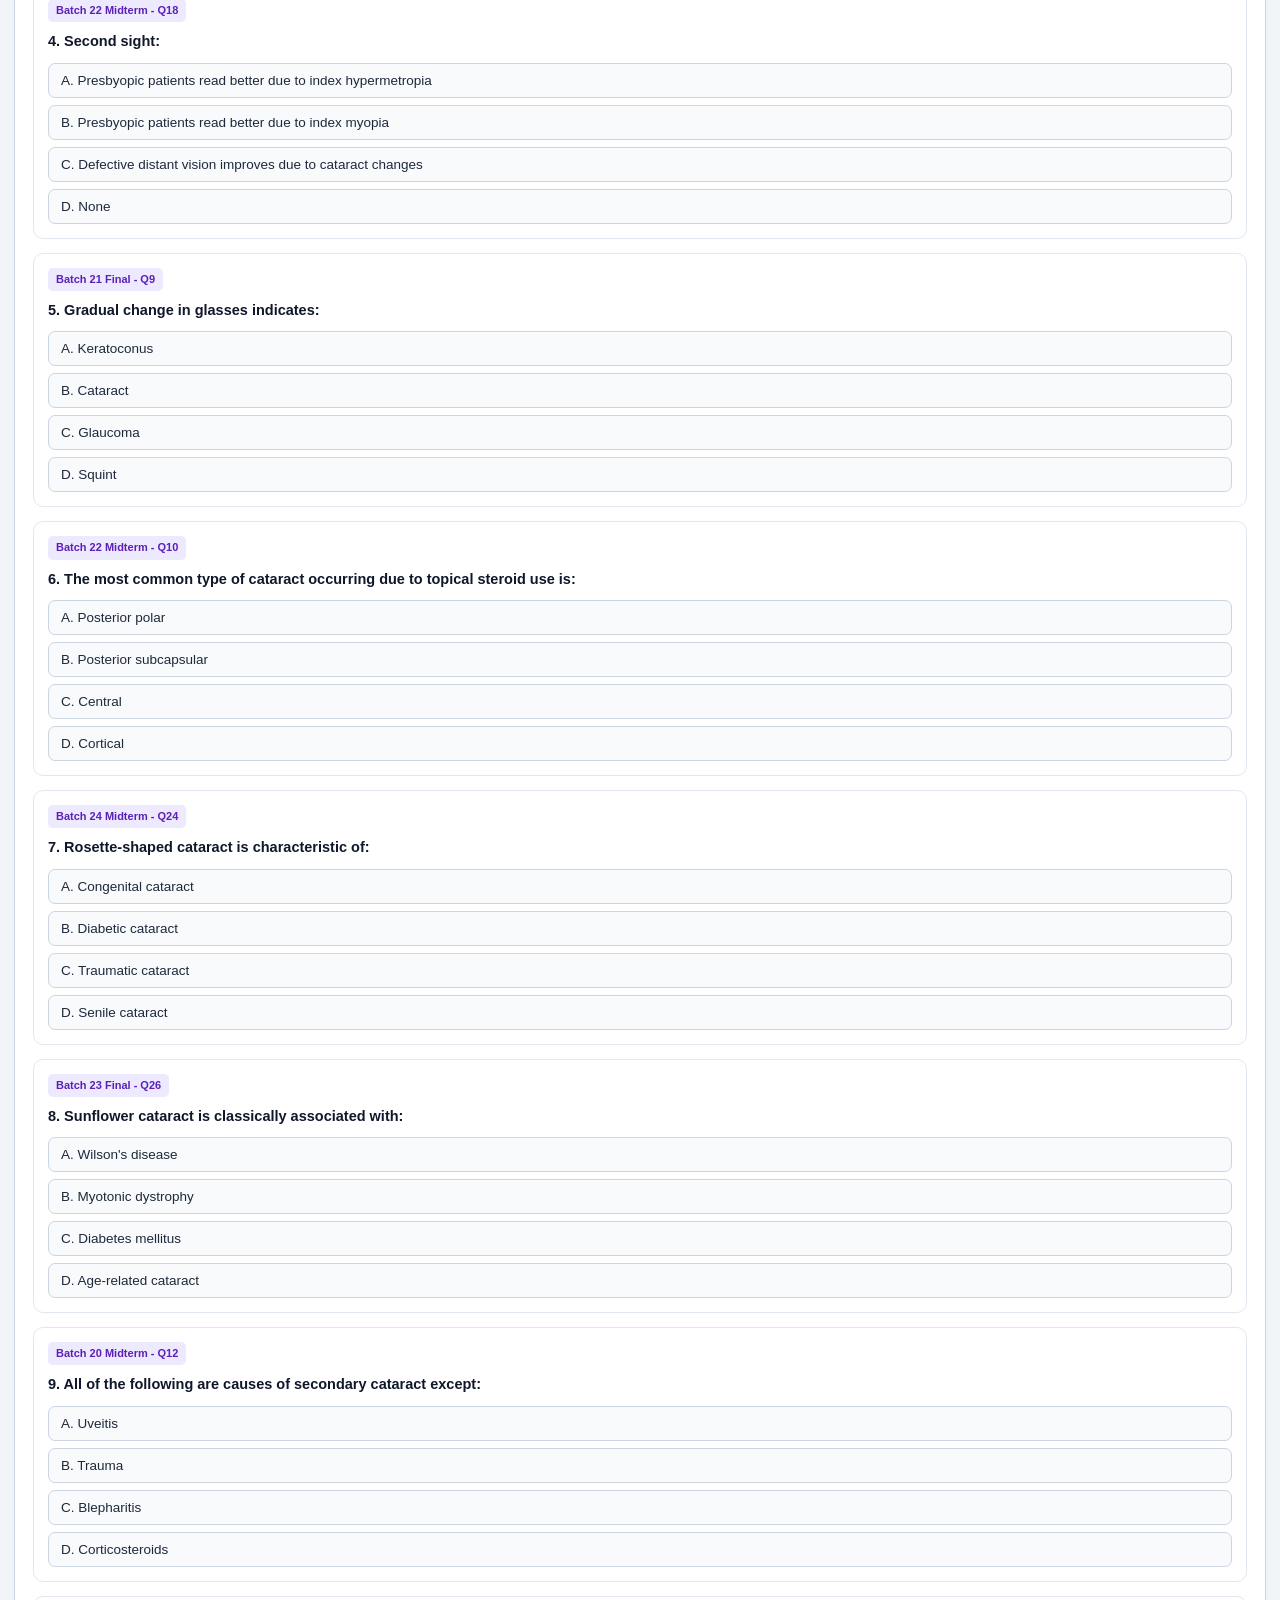
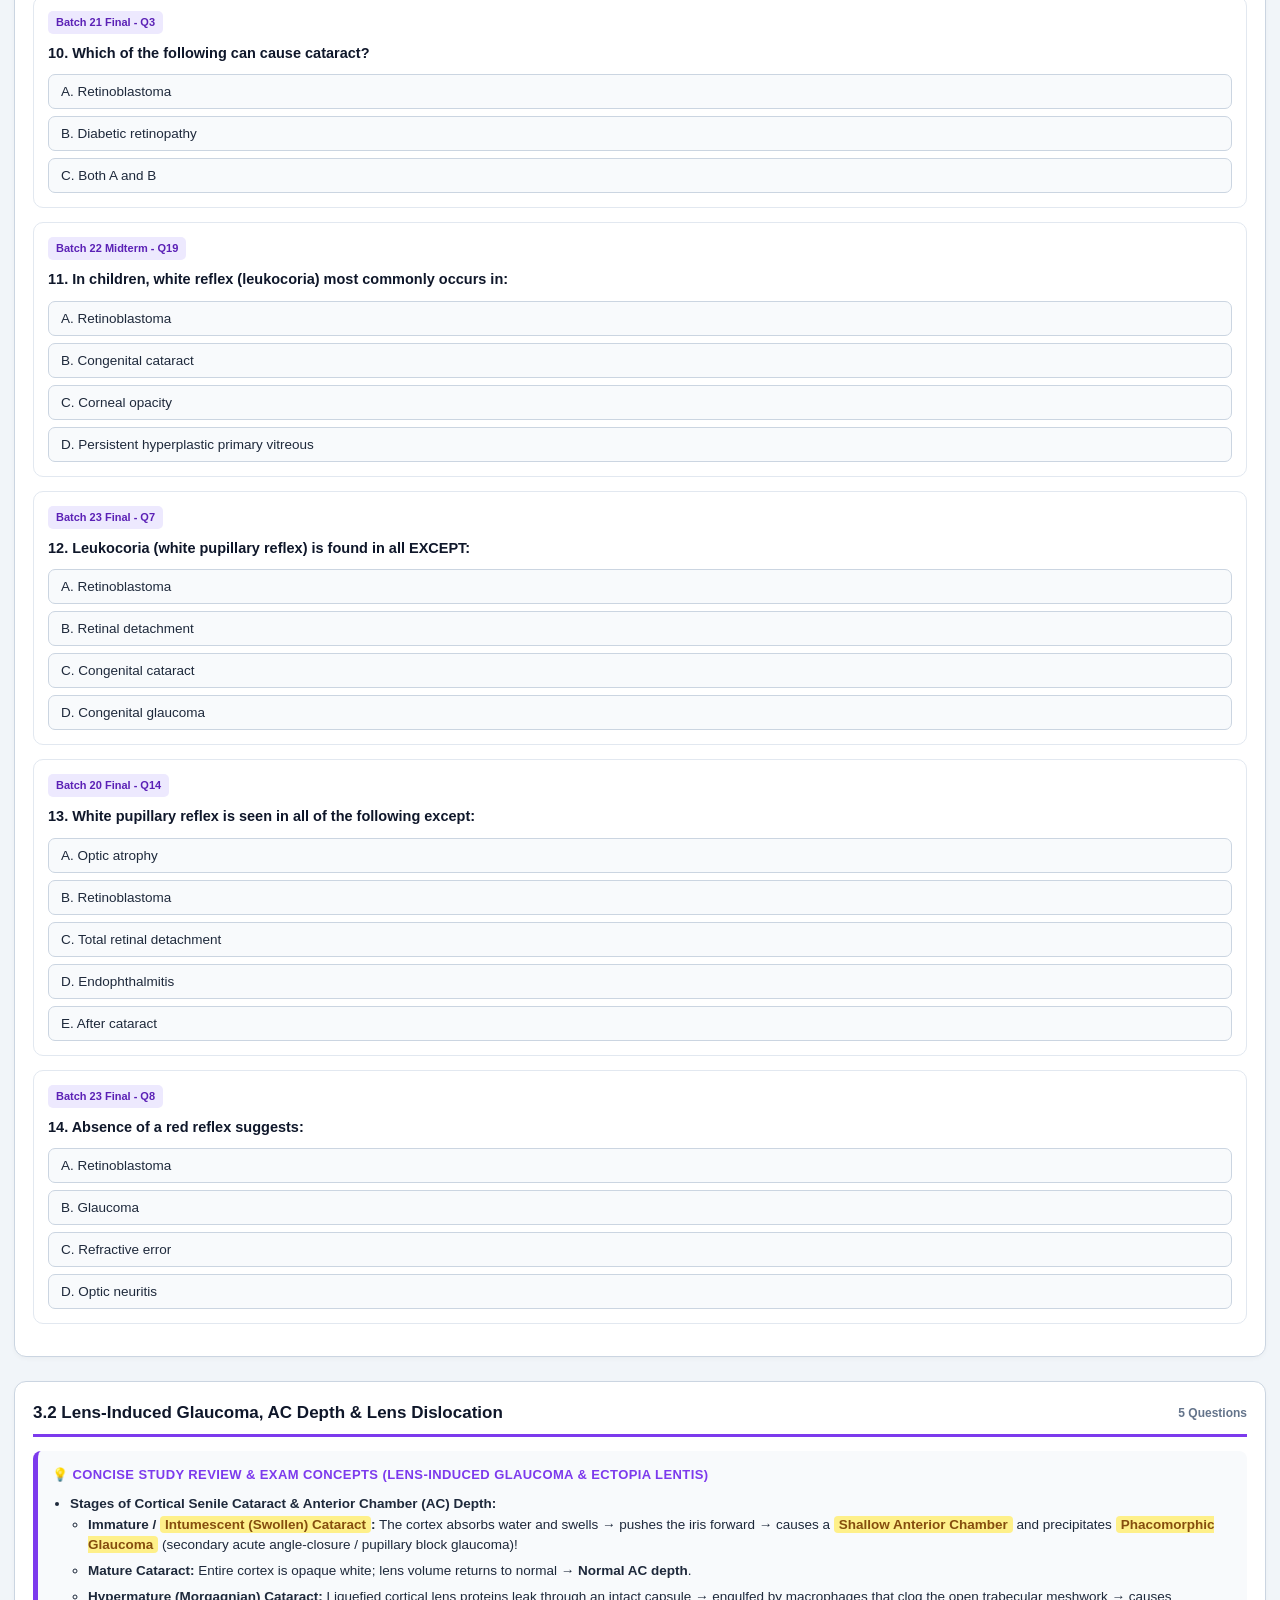
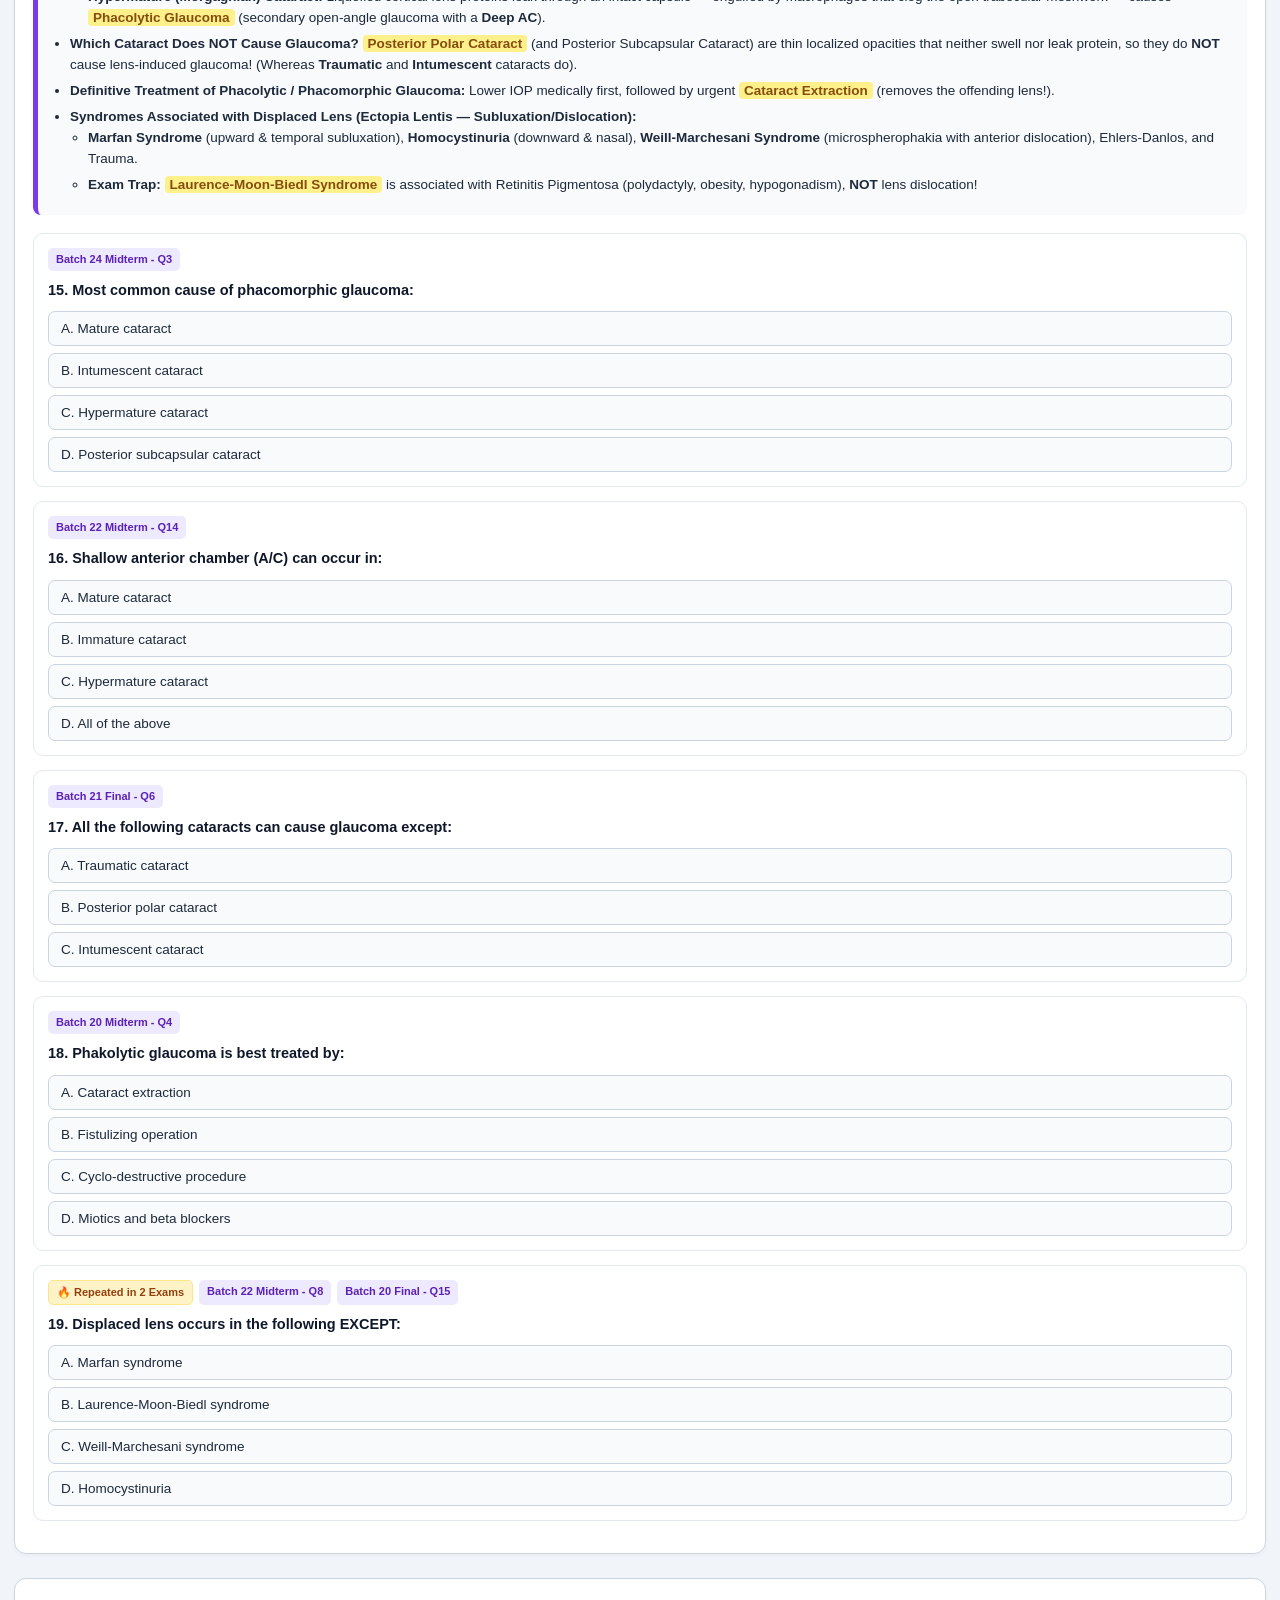
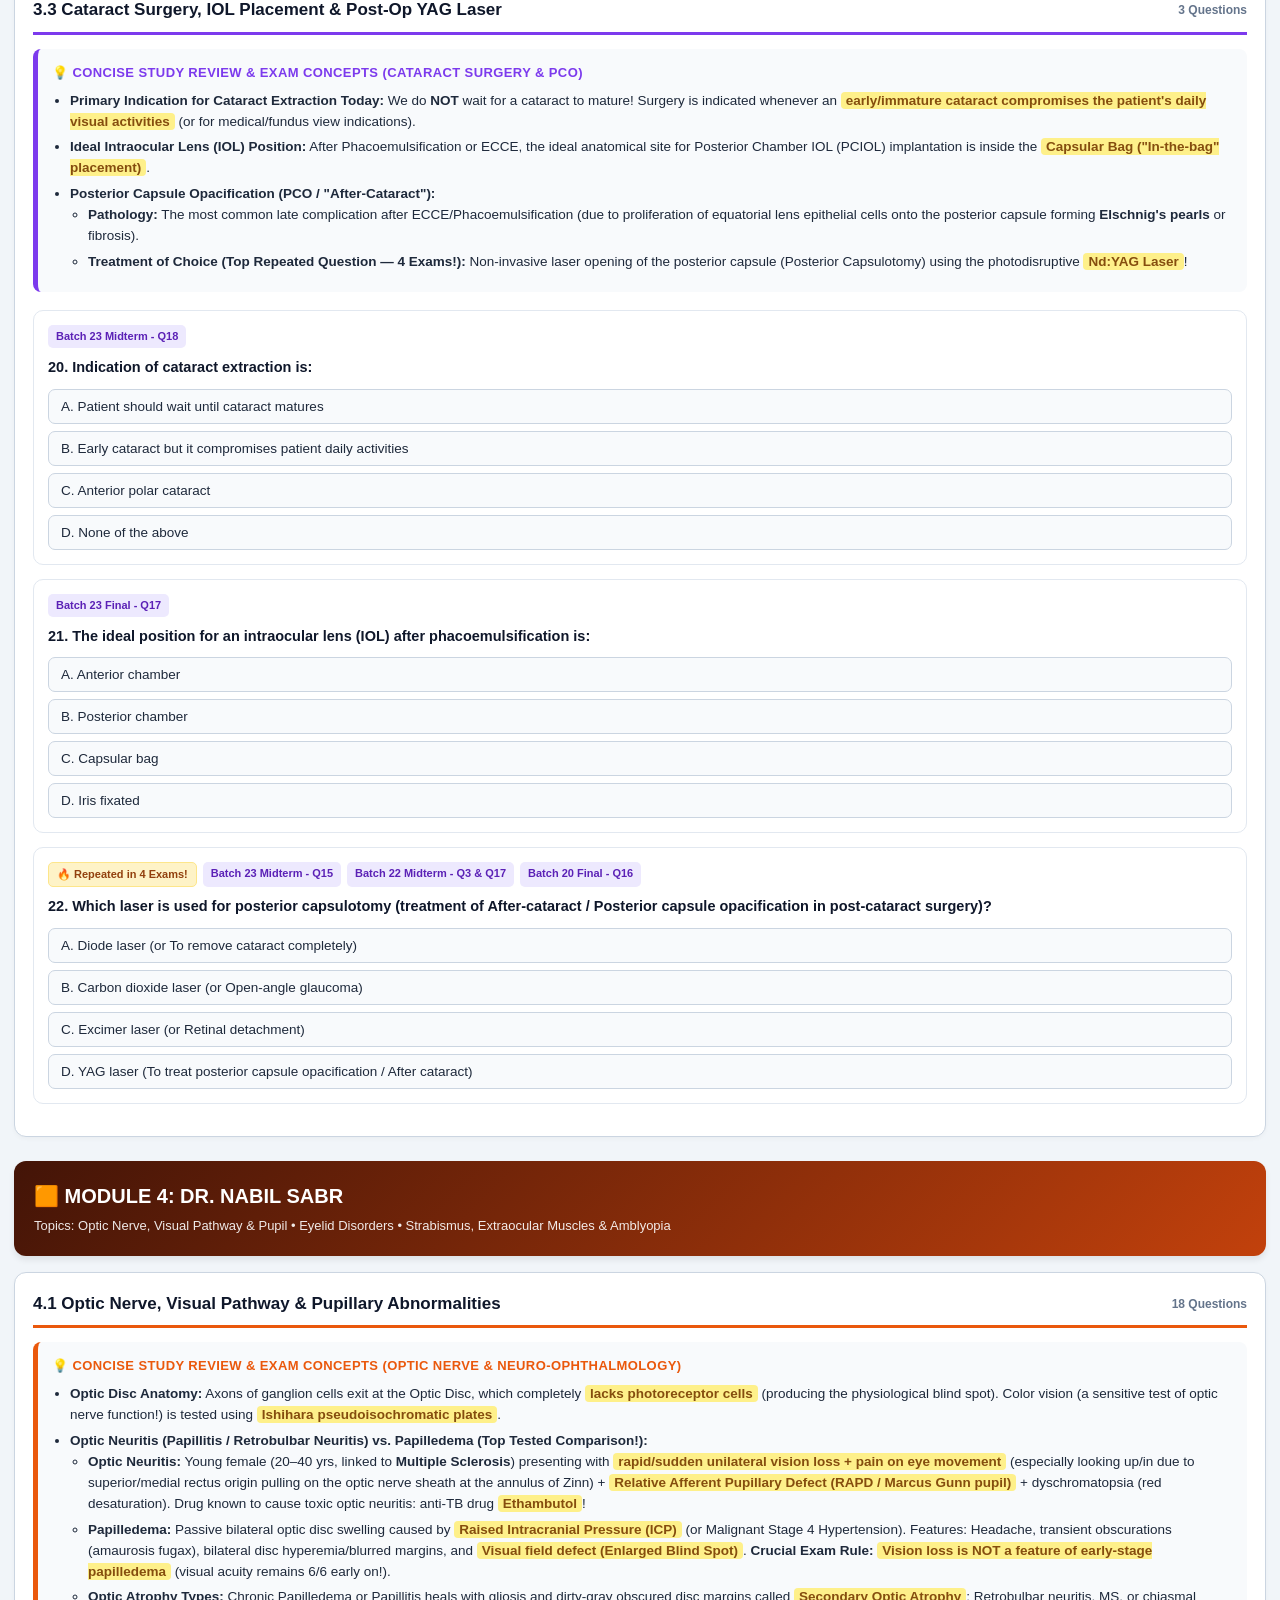
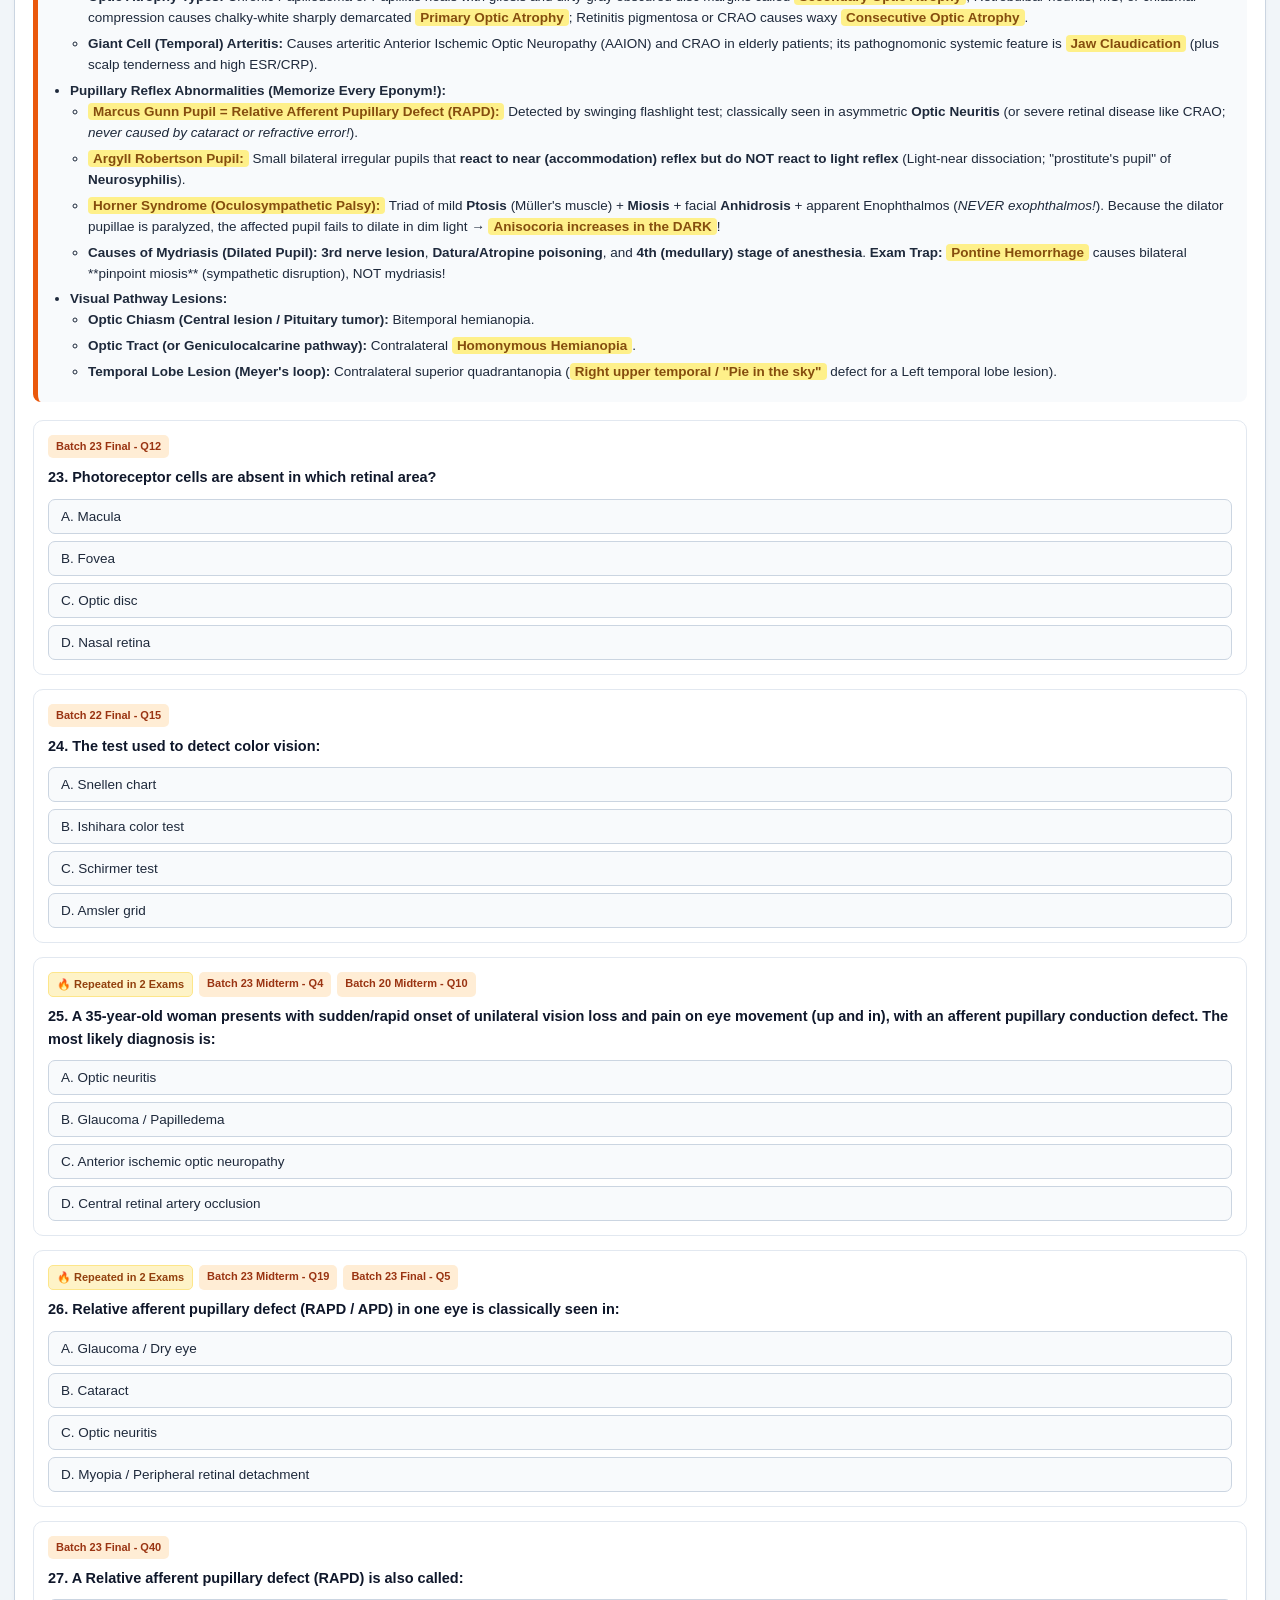
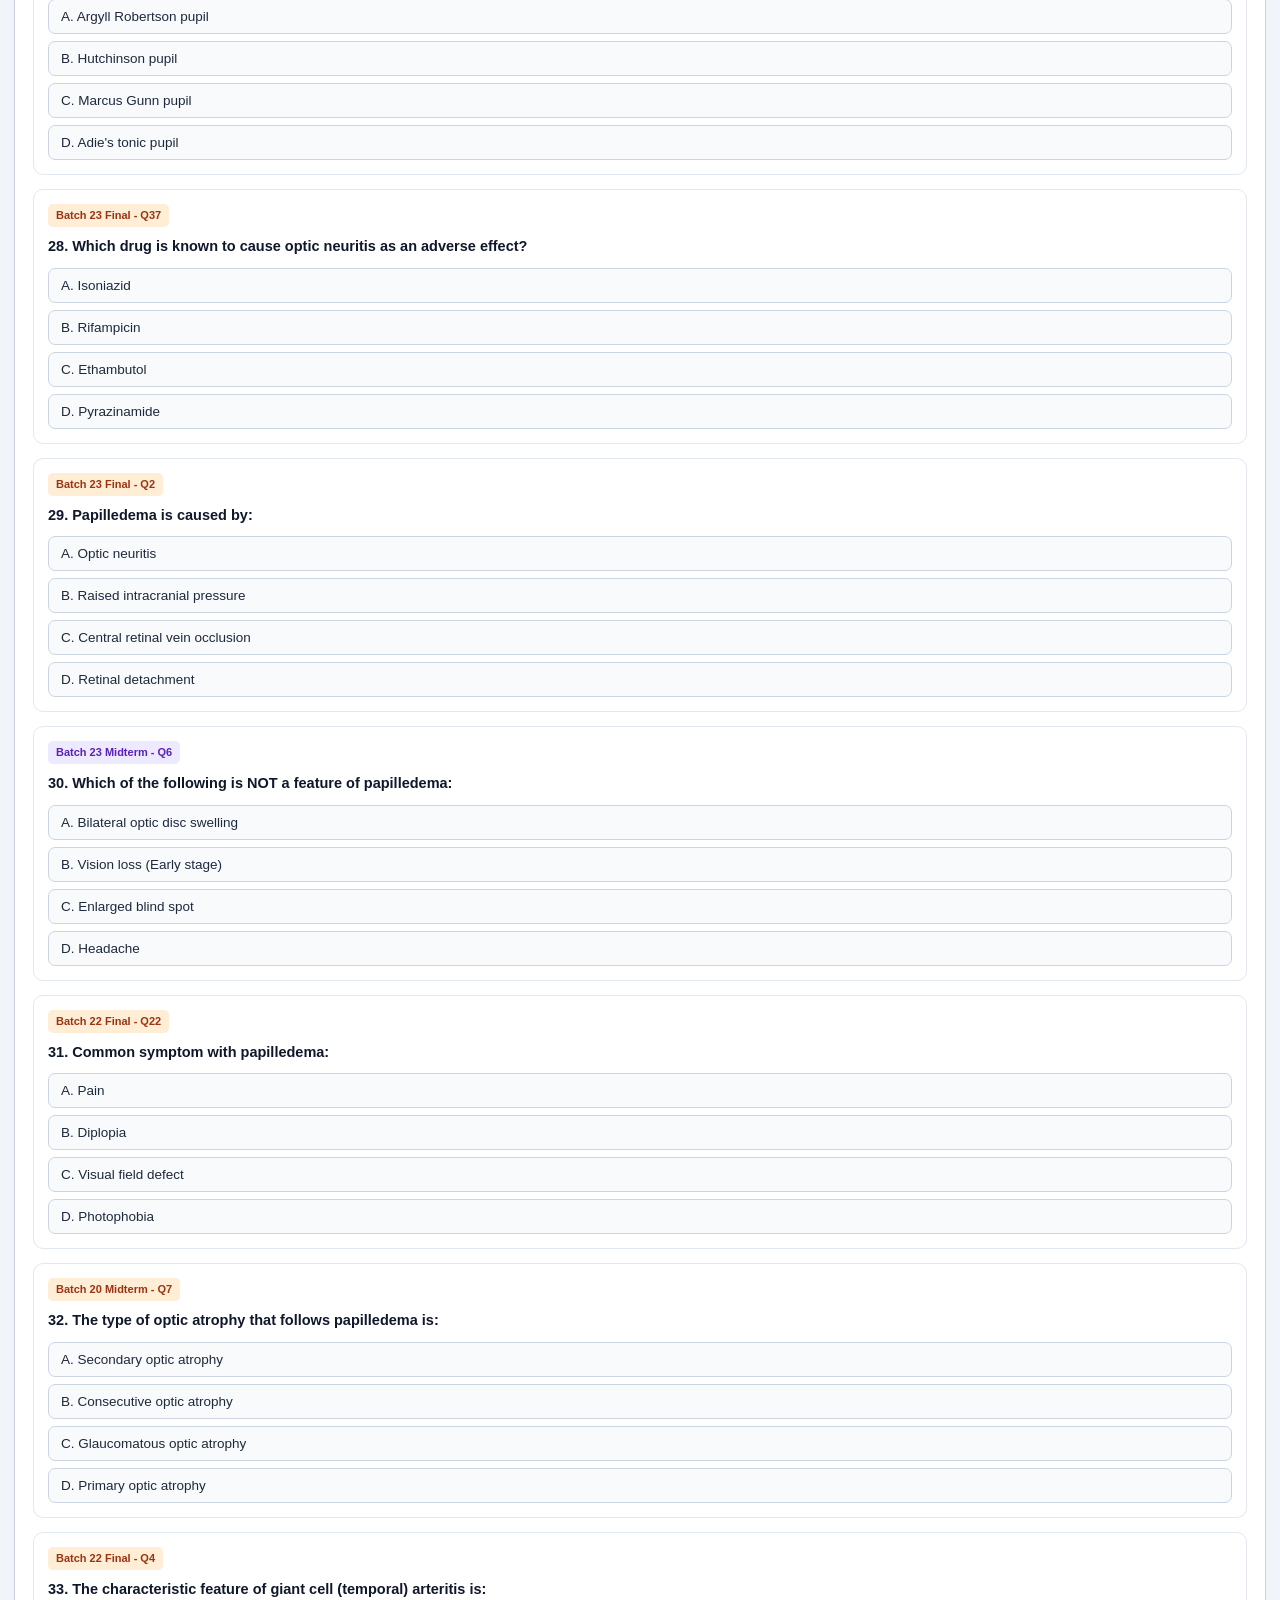
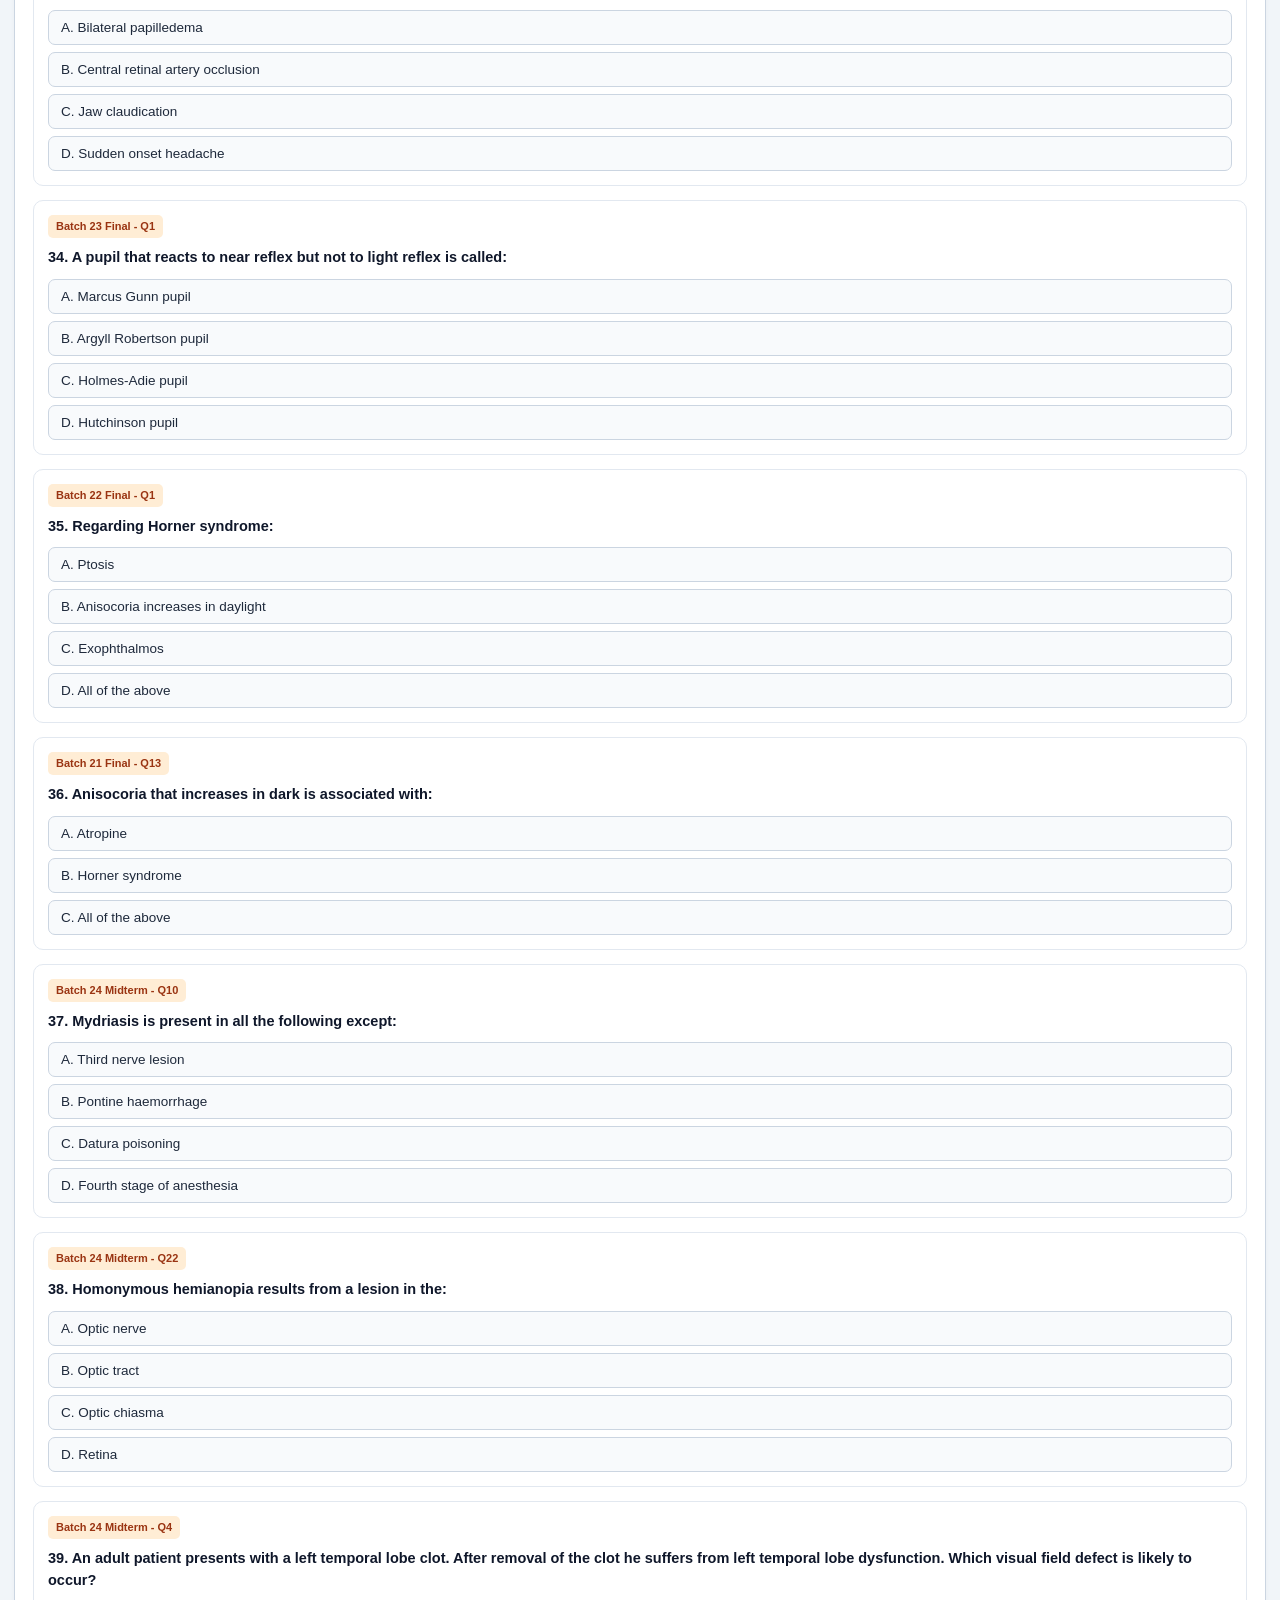
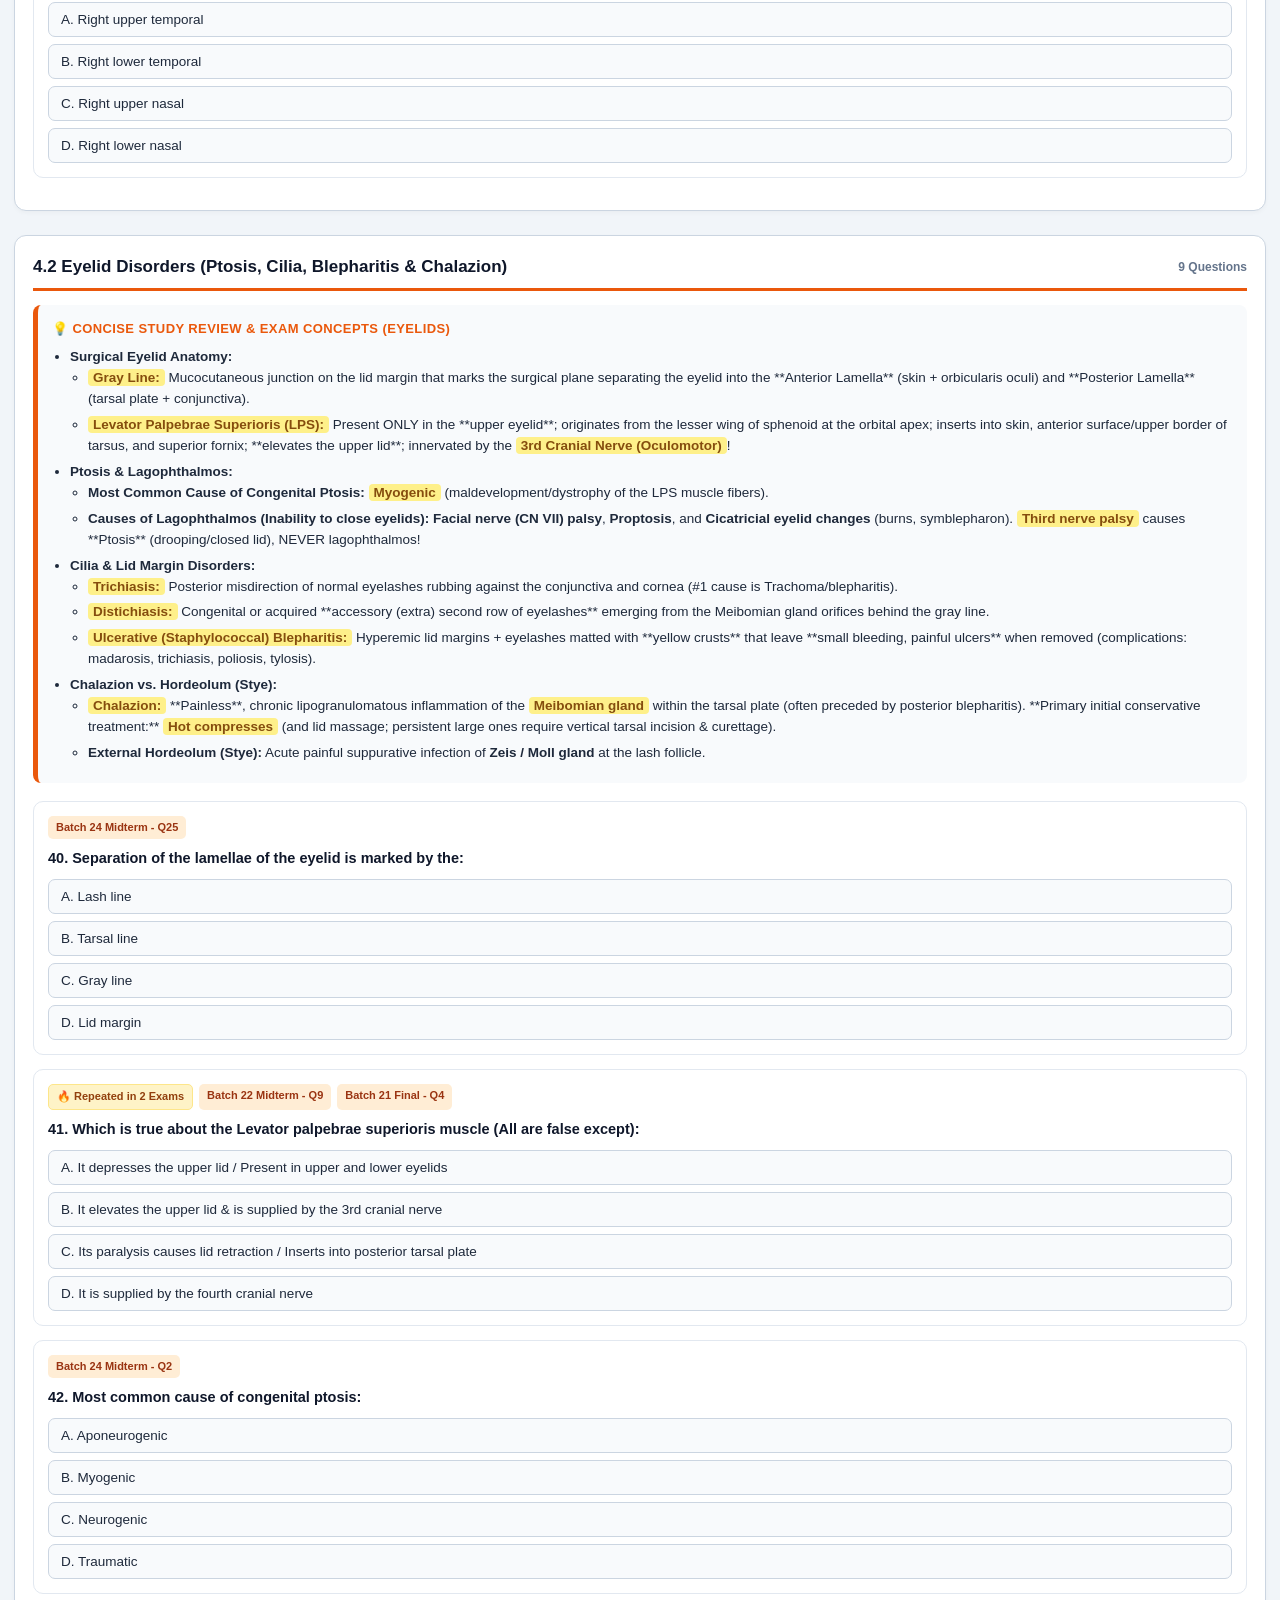
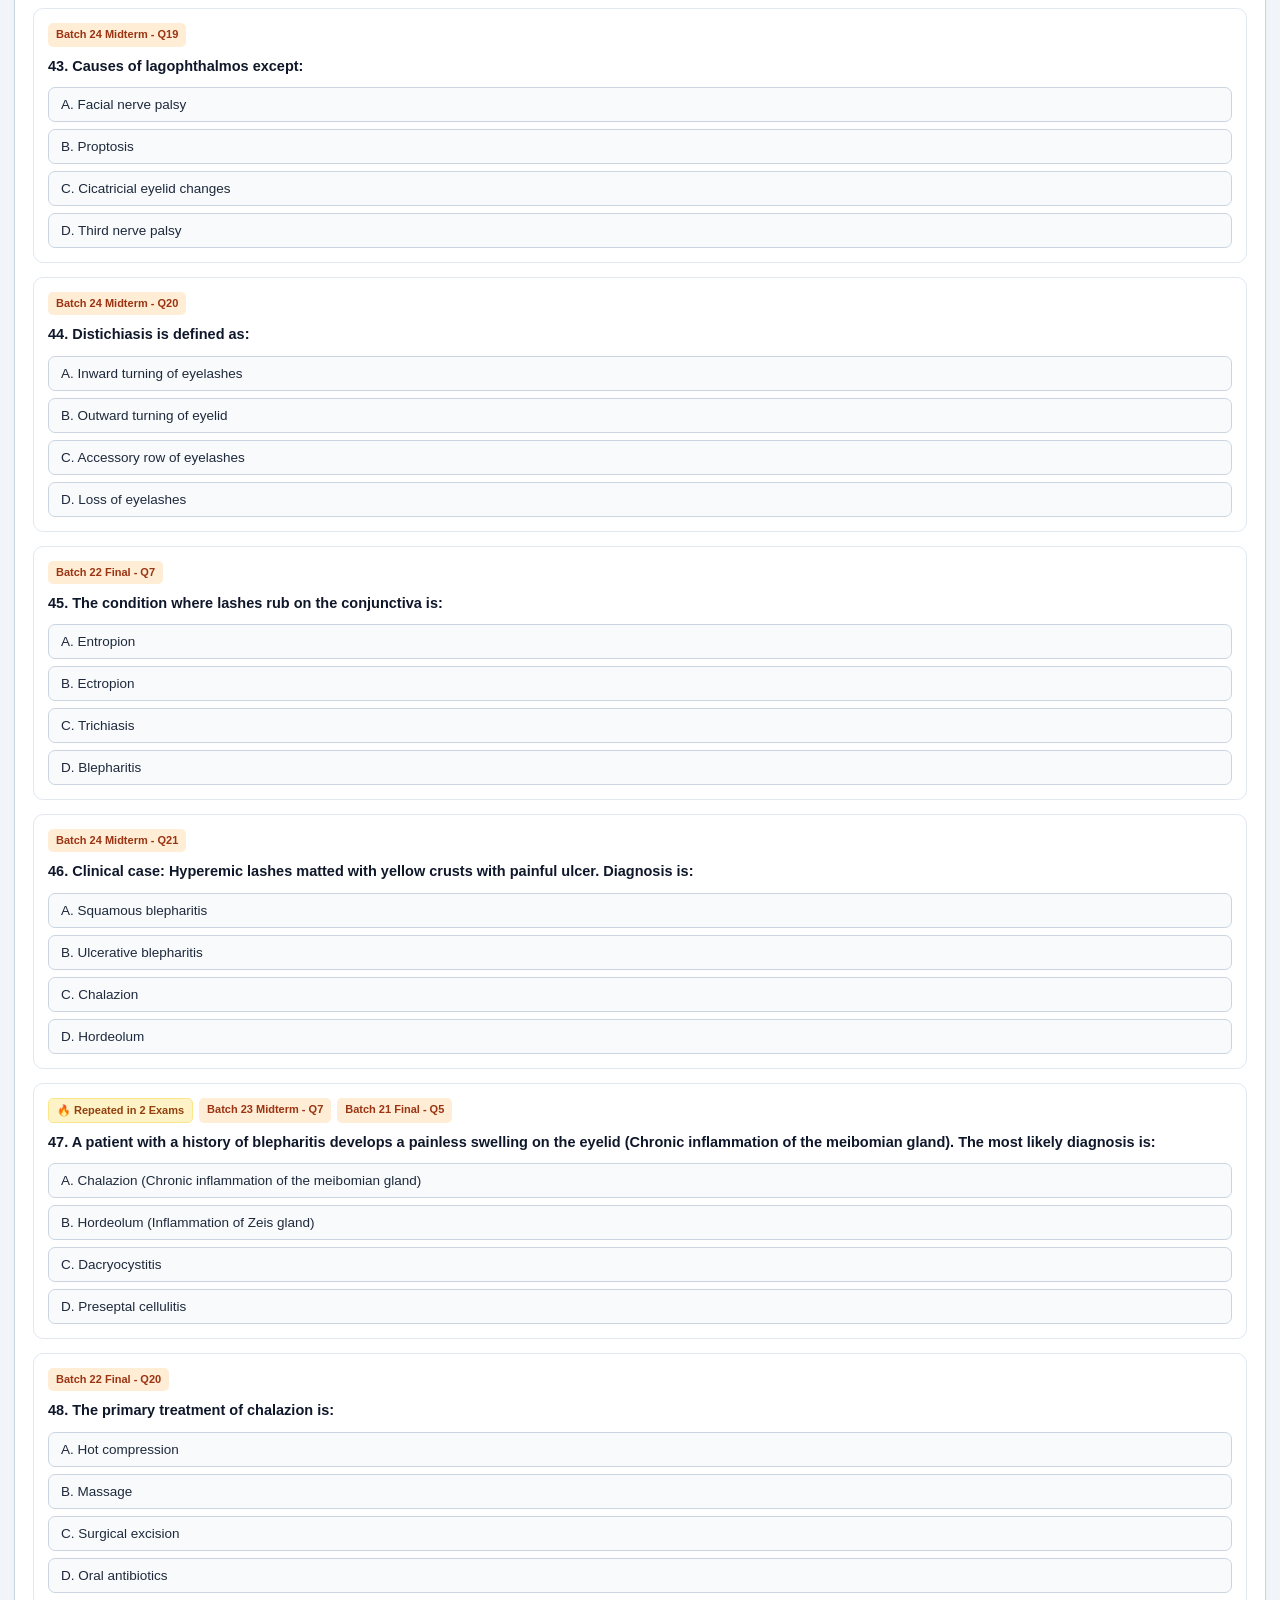
<file: public/assets/aistudio/test2_0a6e78c8.html>
<!DOCTYPE html>
<html lang="en">
<head>
<meta charset="UTF-8">
<meta name="viewport" content="width=device-width, initial-scale=1.0">
<title>Thamar Ophthalmology QBank (Batches 20–24) — Modules 3 & 4</title>
<style>
  :root {
    --bg: #f1f5f9;
    --card: #ffffff;
    --primary: #0f172a;
    --mod3: #7c3aed;
    --mod3-soft: #ede9fe;
    --mod4: #ea580c;
    --mod4-soft: #ffedd5;
    --correct: #16a34a;
    --correct-bg: #dcfce7;
    --wrong: #dc2626;
    --wrong-bg: #fee2e2;
    --review-bg: #f8fafc;
    --border: #cbd5e1;
    --text: #1e293b;
  }
  * { box-sizing: border-box; margin: 0; padding: 0; }
  body {
    font-family: -apple-system, BlinkMacSystemFont, "Segoe UI", Roboto, Helvetica, Arial, sans-serif;
    background-color: var(--bg);
    color: var(--text);
    line-height: 1.55;
    padding: 14px;
    padding-top: 72px;
    font-size: 14px;
  }
  .sticky-bar {
    position: fixed; top: 0; left: 0; right: 0; z-index: 1000;
    background: rgba(15, 23, 42, 0.96); color: #fff;
    padding: 10px 16px; display: flex; justify-content: space-between; align-items: center;
    box-shadow: 0 4px 10px rgba(0,0,0,0.15); backdrop-filter: blur(6px);
    flex-wrap: wrap; gap: 10px;
  }
  .sticky-title { font-weight: 800; font-size: 14px; color: #c4b5fd; }
  .score-box { display: flex; gap: 14px; align-items: center; font-size: 13px; font-weight: 700; }
  .score-pill { background: #1e293b; padding: 4px 10px; border-radius: 6px; border: 1px solid #334155; }
  .reset-btn {
    background: #ef4444; color: #fff; border: none; padding: 5px 12px;
    border-radius: 6px; font-weight: 700; cursor: pointer; font-size: 12px;
  }
  .reset-btn:hover { background: #dc2626; }

  .module-banner {
    background: linear-gradient(135deg, #2e1065, #6d28d9);
    color: #fff; padding: 20px; border-radius: 12px; margin: 16px 0;
    box-shadow: 0 4px 6px rgba(0,0,0,0.08);
  }
  .module-banner.mod4 { background: linear-gradient(135deg, #431407, #c2410c); }
  .module-banner h1 { font-size: 20px; margin-bottom: 4px; }
  .module-banner p { font-size: 13px; opacity: 0.9; }

  .nav-pills { display: flex; gap: 6px; flex-wrap: wrap; margin-bottom: 16px; }
  .nav-pill {
    background: #fff; color: var(--primary); border: 1px solid var(--border);
    padding: 6px 12px; border-radius: 20px; text-decoration: none; font-size: 12px; font-weight: 700;
  }
  .nav-pill:hover { background: var(--mod3); color: #fff; border-color: var(--mod3); }

  .topic-section {
    background: var(--card); border: 1px solid var(--border);
    border-radius: 12px; padding: 18px; margin-bottom: 24px;
    box-shadow: 0 2px 4px rgba(0,0,0,0.03);
  }
  .topic-header {
    font-size: 17px; font-weight: 800; color: var(--primary);
    border-bottom: 3px solid var(--mod3); padding-bottom: 8px; margin-bottom: 14px;
    display: flex; justify-content: space-between; align-items: center;
  }
  .topic-header.mod4-hdr { border-bottom-color: var(--mod4); }

  .study-review {
    background: var(--review-bg); border-left: 5px solid var(--mod3);
    padding: 14px; border-radius: 8px; margin-bottom: 18px;
  }
  .study-review.mod4-rev { border-left-color: var(--mod4); }
  .sr-title {
    font-weight: 800; font-size: 13px; text-transform: uppercase;
    color: var(--mod3); margin-bottom: 8px; display: block; letter-spacing: 0.4px;
  }
  .study-review.mod4-rev .sr-title { color: var(--mod4); }
  .study-review ul { padding-left: 18px; }
  .study-review li { margin-bottom: 5px; font-size: 13.5px; }
  .buzz { background: #fef08a; padding: 1px 5px; border-radius: 4px; font-weight: 700; color: #854d0e; }

  .q-card {
    border: 1px solid #e2e8f0; border-radius: 10px; padding: 14px;
    margin-bottom: 14px; background: #fff; transition: all 0.2s;
  }
  .q-tags { display: flex; flex-wrap: wrap; gap: 6px; margin-bottom: 8px; }
  .tag {
    background: var(--mod3-soft); color: #5b21b6; font-size: 11px;
    font-weight: 800; padding: 3px 8px; border-radius: 5px;
  }
  .tag.repeat { background: #fef3c7; color: #92400e; border: 1px solid #fde68a; }
  .tag.mod4-tag { background: var(--mod4-soft); color: #9a3412; }
  .q-stem { font-weight: 700; font-size: 14.5px; margin-bottom: 10px; color: #0f172a; }
  .options { display: flex; flex-direction: column; gap: 7px; }
  .opt-btn {
    text-align: left; background: #f8fafc; border: 1px solid #cbd5e1;
    padding: 9px 12px; border-radius: 7px; cursor: pointer; font-size: 13.5px;
    color: #1e293b; font-weight: 500; transition: all 0.15s;
  }
  .opt-btn:hover:not(.disabled) { background: #e2e8f0; border-color: #94a3b8; }
  .opt-btn.correct {
    background: var(--correct-bg) !important; border-color: var(--correct) !important;
    color: #14532d !important; font-weight: 700;
  }
  .opt-btn.wrong {
    background: var(--wrong-bg) !important; border-color: var(--wrong) !important;
    color: #7f1d1d !important; text-decoration: line-through;
  }
  .opt-btn.disabled { cursor: default; }
  .rationale {
    display: none; margin-top: 10px; padding: 10px 12px; border-radius: 7px;
    background: #f5f3ff; border-left: 4px solid var(--mod3); font-size: 13px; color: #3b0764;
  }
  .rationale.mod4-rat { background: #fff7ed; border-left-color: var(--mod4); color: #7c2d12; }
  .rationale.show { display: block; }
</style>
</head>
<body>

<div class="sticky-bar">
  <div class="sticky-title">🎯 Thamar Med QBank (Batches 20–24) • Modules 3 &amp; 4</div>
  <div class="score-box">
    <span class="score-pill" id="score-text">Answered: 0 / 54 | Correct: 0 (0%)</span>
    <button class="reset-btn" onclick="resetAll()">🔄 Reset All</button>
  </div>
</div>

<div class="nav-pills">
  <a href="#m3-t1" class="nav-pill">M3.1: Cataract Types &amp; Signs</a>
  <a href="#m3-t2" class="nav-pill">M3.2: Lens-Glaucoma &amp; Dislocation</a>
  <a href="#m3-t3" class="nav-pill">M3.3: Cataract Surgery &amp; PCO</a>
  <a href="#m4-t1" class="nav-pill">M4.1: Optic Nerve &amp; Pupil</a>
  <a href="#m4-t2" class="nav-pill">M4.2: Eyelids</a>
  <a href="#m4-t3" class="nav-pill">M4.3: Strabismus &amp; Motility</a>
</div>

<!-- ================================================================= -->
<!-- MODULE 3: DR. FOUAD AL-KHAYAT (CATARACT & LENS) -->
<!-- ================================================================= -->
<div class="module-banner">
  <h1>🟪 MODULE 3: DR. FOUAD AL-KHAYAT</h1>
  <p>Topics: Congenital, Senile &amp; Secondary Cataracts • Lens-Induced Glaucoma &amp; Ectopia Lentis • Cataract Surgery, IOL &amp; YAG Laser</p>
</div>

<!-- TOPIC 3.1: CATARACT ETIOLOGY, MORPHOLOGY & CLINICAL SIGNS -->
<div id="m3-t1" class="topic-section">
  <div class="topic-header">
    <span>3.1 Cataract Etiology, Morphology &amp; Clinical Presentations</span>
    <span style="font-size:12px; color:#64748b;">12 Questions</span>
  </div>

  <div class="study-review">
    <span class="sr-title">💡 Concise Study Review &amp; Exam Concepts (Cataract Types &amp; Signs)</span>
    <ul>
      <li><b>Visual Symptoms by Anatomical Location of Cataract (High-Yield!):</b>
        <ul>
          <li><span class="buzz">Central / Posterior Polar / Posterior Subcapsular Cataract (PSC):</span> Causes **markedly diminished vision in bright daylight (sunlight)**, **glare**, and **difficulty in near reading**! Why? Because both bright light and near accommodation cause **pupillary constriction (miosis)**, forcing all light rays to pass strictly through the opaque central/axial zone. Furthermore, <span class="buzz">Posterior Polar Cataract</span> affects vision the most because it sits right at the **Nodal Point** (optical center) of the eye.</li>
          <li><span class="buzz">Nuclear Sclerotic Cataract ("Second Sight"):</span> Increases the refractive index of the lens nucleus → causes **Index Myopia** (gradual shift in glasses prescription), allowing presbyopic elderly patients to read near print without reading glasses!</li>
        </ul>
      </li>
      <li><b>Secondary / Complicated &amp; Specific Cataract Associations (Memorize!):</b>
        <ul>
          <li><b>Topical / Systemic Corticosteroids:</b> Classically cause <span class="buzz">Posterior Subcapsular Cataract (PSC)</span>.</li>
          <li><b>Blunt Ocular Trauma (Concussion):</b> Classically causes a flower/star-like <span class="buzz">Rosette-shaped (stellate) cataract</span> (and Vossius pigment ring on anterior capsule).</li>
          <li><b>Wilson's Disease (Hepatolenticular degeneration / Chalcosis):</b> Copper deposition causes <span class="buzz">Sunflower Cataract</span> (+ Kayser-Fleischer corneal ring).</li>
          <li><b>Causes of Secondary/Complicated Cataract:</b> Chronic <b>Uveitis (Iridocyclitis)</b> (#1 local cause), <b>Retinitis Pigmentosa</b>, High Myopia, <b>Retinal Detachment</b>, <b>Retinoblastoma</b>, <b>Diabetic Retinopathy / DM</b>, Trauma, and Steroids. (<span class="buzz">Blepharitis</span> NEVER causes cataract!).</li>
        </ul>
      </li>
      <li><b>Leukocoria (White Pupillary Reflex) &amp; Absent Red Reflex:</b>
        <ul>
          <li><b>Most Common Cause of Leukocoria in Children:</b> <span class="buzz">Congenital Cataract</span>.</li>
          <li><b>Leukocoria Differential Diagnosis:</b> Congenital Cataract, <b>Retinoblastoma</b> (also abolishes red reflex!), Total Retinal Detachment, Endophthalmitis, Persistent Hyperplastic Primary Vitreous (PHPV), Retinopathy of Prematurity (ROP), Coats' disease, Toxocariasis, and After-cataract.</li>
          <li><b>What does NOT cause Leukocoria?</b> <span class="buzz">Congenital Glaucoma (Buphthalmos)</span> (causes large hazy cornea, not white pupil) and <span class="buzz">Optic Atrophy</span> (pupil remains jet-black!).</li>
        </ul>
      </li>
    </ul>
  </div>

  <!-- Q1 -->
  <div class="q-card" data-answer="A">
    <div class="q-tags">
      <span class="tag repeat">🔥 Repeated in 2 Exams</span>
      <span class="tag">Batch 22 Midterm - Q6</span>
      <span class="tag">Batch 20 Final - Q13</span>
    </div>
    <div class="q-stem">1. Diminished vision in daylight is seen in:</div>
    <div class="options">
      <button class="opt-btn" onclick="checkAns(this, 'A')">A. Central cataract</button>
      <button class="opt-btn" onclick="checkAns(this, 'B')">B. Peripheral cataract</button>
      <button class="opt-btn" onclick="checkAns(this, 'C')">C. Peripheral corneal opacity</button>
      <button class="opt-btn" onclick="checkAns(this, 'D')">D. Peripheral retinal degenerations</button>
      <button class="opt-btn" onclick="checkAns(this, 'E')">E. Retinitis pigmentosa</button>
    </div>
    <div class="rationale"><b>Correct Answer: A (Central cataract).</b><br><b>Rationale:</b> In bright daylight, the pupil constricts (miosis) around the central opacity, blocking light entry and worsening vision (hemeralopia/day blindness). In dim light, the pupil dilates around the central cataract, improving vision.</div>
  </div>

  <!-- Q2 -->
  <div class="q-card" data-answer="A">
    <div class="q-tags">
      <span class="tag">Batch 22 Midterm - Q20</span>
    </div>
    <div class="q-stem">2. Which of the following most affects vision?</div>
    <div class="options">
      <button class="opt-btn" onclick="checkAns(this, 'A')">A. Posterior polar cataract</button>
      <button class="opt-btn" onclick="checkAns(this, 'B')">B. Anterior subcapsular cataract</button>
      <button class="opt-btn" onclick="checkAns(this, 'C')">C. Nuclear cataract</button>
    </div>
    <div class="rationale"><b>Correct Answer: A (Posterior polar cataract).</b><br><b>Rationale:</b> Posterior polar cataract is situated directly at the Nodal Point (optical center) of the eye where all principal rays cross; hence even a small opacity causes severe visual loss.</div>
  </div>

  <!-- Q3 -->
  <div class="q-card" data-answer="B">
    <div class="q-tags">
      <span class="tag">Batch 23 Midterm - Q11</span>
    </div>
    <div class="q-stem">3. The main visual complaint in patients with posterior subcapsular cataract is:</div>
    <div class="options">
      <button class="opt-btn" onclick="checkAns(this, 'A')">A. Loss of peripheral vision</button>
      <button class="opt-btn" onclick="checkAns(this, 'B')">B. Glare and difficulty in reading</button>
      <button class="opt-btn" onclick="checkAns(this, 'C')">C. Distorted vision</button>
      <button class="opt-btn" onclick="checkAns(this, 'D')">D. Double vision</button>
    </div>
    <div class="rationale"><b>Correct Answer: B (Glare and difficulty in reading).</b><br><b>Rationale:</b> Posterior subcapsular cataract (PSC) lies along the visual axis near the nodal point. Near reading triggers accommodation-induced miosis, and bright lights scatter off the plaque, causing disabling glare and near vision loss.</div>
  </div>

  <!-- Q4 -->
  <div class="q-card" data-answer="B">
    <div class="q-tags">
      <span class="tag">Batch 22 Midterm - Q18</span>
    </div>
    <div class="q-stem">4. Second sight:</div>
    <div class="options">
      <button class="opt-btn" onclick="checkAns(this, 'A')">A. Presbyopic patients read better due to index hypermetropia</button>
      <button class="opt-btn" onclick="checkAns(this, 'B')">B. Presbyopic patients read better due to index myopia</button>
      <button class="opt-btn" onclick="checkAns(this, 'C')">C. Defective distant vision improves due to cataract changes</button>
      <button class="opt-btn" onclick="checkAns(this, 'D')">D. None</button>
    </div>
    <div class="rationale"><b>Correct Answer: B (Presbyopic patients read better due to index myopia).</b><br><b>Rationale:</b> Nuclear sclerosis increases the refractive index of the lens nucleus, producing "index myopia" (myopic shift) that compensates for presbyopia and allows elderly patients to read without glasses.</div>
  </div>

  <!-- Q5 -->
  <div class="q-card" data-answer="B">
    <div class="q-tags">
      <span class="tag">Batch 21 Final - Q9</span>
    </div>
    <div class="q-stem">5. Gradual change in glasses indicates:</div>
    <div class="options">
      <button class="opt-btn" onclick="checkAns(this, 'A')">A. Keratoconus</button>
      <button class="opt-btn" onclick="checkAns(this, 'B')">B. Cataract</button>
      <button class="opt-btn" onclick="checkAns(this, 'C')">C. Glaucoma</button>
      <button class="opt-btn" onclick="checkAns(this, 'D')">D. Squint</button>
    </div>
    <div class="rationale"><b>Correct Answer: B (Cataract).</b><br><b>Rationale:</b> Progressive lens sclerosis in senile cataract causes a gradual refractive shift (index myopia or hypermetropia), leading to frequent gradual changes in spectacle prescription.</div>
  </div>

  <!-- Q6 -->
  <div class="q-card" data-answer="B">
    <div class="q-tags">
      <span class="tag">Batch 22 Midterm - Q10</span>
    </div>
    <div class="q-stem">6. The most common type of cataract occurring due to topical steroid use is:</div>
    <div class="options">
      <button class="opt-btn" onclick="checkAns(this, 'A')">A. Posterior polar</button>
      <button class="opt-btn" onclick="checkAns(this, 'B')">B. Posterior subcapsular</button>
      <button class="opt-btn" onclick="checkAns(this, 'C')">C. Central</button>
      <button class="opt-btn" onclick="checkAns(this, 'D')">D. Cortical</button>
    </div>
    <div class="rationale"><b>Correct Answer: B (Posterior subcapsular).</b><br><b>Rationale:</b> Prolonged topical or systemic corticosteroid therapy classically induces a Posterior Subcapsular Cataract (PSC).</div>
  </div>

  <!-- Q7 -->
  <div class="q-card" data-answer="C">
    <div class="q-tags">
      <span class="tag">Batch 24 Midterm - Q24</span>
    </div>
    <div class="q-stem">7. Rosette-shaped cataract is characteristic of:</div>
    <div class="options">
      <button class="opt-btn" onclick="checkAns(this, 'A')">A. Congenital cataract</button>
      <button class="opt-btn" onclick="checkAns(this, 'B')">B. Diabetic cataract</button>
      <button class="opt-btn" onclick="checkAns(this, 'C')">C. Traumatic cataract</button>
      <button class="opt-btn" onclick="checkAns(this, 'D')">D. Senile cataract</button>
    </div>
    <div class="rationale"><b>Correct Answer: C (Traumatic cataract).</b><br><b>Rationale:</b> Blunt concussion trauma forces fluid between the lens suture lines, producing a feathery petal-like "Rosette-shaped" cataract in the posterior cortex.</div>
  </div>

  <!-- Q8 -->
  <div class="q-card" data-answer="A">
    <div class="q-tags">
      <span class="tag">Batch 23 Final - Q26</span>
    </div>
    <div class="q-stem">8. Sunflower cataract is classically associated with:</div>
    <div class="options">
      <button class="opt-btn" onclick="checkAns(this, 'A')">A. Wilson's disease</button>
      <button class="opt-btn" onclick="checkAns(this, 'B')">B. Myotonic dystrophy</button>
      <button class="opt-btn" onclick="checkAns(this, 'C')">C. Diabetes mellitus</button>
      <button class="opt-btn" onclick="checkAns(this, 'D')">D. Age-related cataract</button>
    </div>
    <div class="rationale"><b>Correct Answer: A (Wilson's disease).</b><br><b>Rationale:</b> Copper deposition in the anterior lens capsule in Wilson's disease (or intraocular copper foreign body / chalcosis) forms a golden-brown petal-like Sunflower cataract.</div>
  </div>

  <!-- Q9 -->
  <div class="q-card" data-answer="C">
    <div class="q-tags">
      <span class="tag">Batch 20 Midterm - Q12</span>
    </div>
    <div class="q-stem">9. All of the following are causes of secondary cataract except:</div>
    <div class="options">
      <button class="opt-btn" onclick="checkAns(this, 'A')">A. Uveitis</button>
      <button class="opt-btn" onclick="checkAns(this, 'B')">B. Trauma</button>
      <button class="opt-btn" onclick="checkAns(this, 'C')">C. Blepharitis</button>
      <button class="opt-btn" onclick="checkAns(this, 'D')">D. Corticosteroids</button>
    </div>
    <div class="rationale"><b>Correct Answer: C (Blepharitis).</b><br><b>Rationale:</b> Uveitis, trauma, and corticosteroids all cause secondary/complicated cataracts. Blepharitis is a superficial eyelid margin inflammation that does not affect the crystalline lens.</div>
  </div>

  <!-- Q10 -->
  <div class="q-card" data-answer="C">
    <div class="q-tags">
      <span class="tag">Batch 21 Final - Q3</span>
    </div>
    <div class="q-stem">10. Which of the following can cause cataract?</div>
    <div class="options">
      <button class="opt-btn" onclick="checkAns(this, 'A')">A. Retinoblastoma</button>
      <button class="opt-btn" onclick="checkAns(this, 'B')">B. Diabetic retinopathy</button>
      <button class="opt-btn" onclick="checkAns(this, 'C')">C. Both A and B</button>
    </div>
    <div class="rationale"><b>Correct Answer: C (Both A and B).</b><br><b>Rationale:</b> Both intraocular tumors (Retinoblastoma) and diabetes/diabetic retinopathy cause secondary complicated cataract due to disturbed intraocular metabolism.</div>
  </div>

  <!-- Q11 -->
  <div class="q-card" data-answer="B">
    <div class="q-tags">
      <span class="tag">Batch 22 Midterm - Q19</span>
    </div>
    <div class="q-stem">11. In children, white reflex (leukocoria) most commonly occurs in:</div>
    <div class="options">
      <button class="opt-btn" onclick="checkAns(this, 'A')">A. Retinoblastoma</button>
      <button class="opt-btn" onclick="checkAns(this, 'B')">B. Congenital cataract</button>
      <button class="opt-btn" onclick="checkAns(this, 'C')">C. Corneal opacity</button>
      <button class="opt-btn" onclick="checkAns(this, 'D')">D. Persistent hyperplastic primary vitreous</button>
    </div>
    <div class="rationale"><b>Correct Answer: B (Congenital cataract).</b><br><b>Rationale:</b> Congenital cataract is the single most common overall cause of leukocoria in children, whereas Retinoblastoma is the most serious life-threatening cause that must be ruled out.</div>
  </div>

  <!-- Q12 -->
  <div class="q-card" data-answer="D">
    <div class="q-tags">
      <span class="tag">Batch 23 Final - Q7</span>
    </div>
    <div class="q-stem">12. Leukocoria (white pupillary reflex) is found in all EXCEPT:</div>
    <div class="options">
      <button class="opt-btn" onclick="checkAns(this, 'A')">A. Retinoblastoma</button>
      <button class="opt-btn" onclick="checkAns(this, 'B')">B. Retinal detachment</button>
      <button class="opt-btn" onclick="checkAns(this, 'C')">C. Congenital cataract</button>
      <button class="opt-btn" onclick="checkAns(this, 'D')">D. Congenital glaucoma</button>
    </div>
    <div class="rationale"><b>Correct Answer: D (Congenital glaucoma).</b><br><b>Rationale:</b> Congenital glaucoma (Buphthalmos) presents with photophobia, epiphora, and a large hazy cornea (>13 mm), NOT leukocoria.</div>
  </div>

  <!-- Q13 -->
  <div class="q-card" data-answer="A">
    <div class="q-tags">
      <span class="tag">Batch 20 Final - Q14</span>
    </div>
    <div class="q-stem">13. White pupillary reflex is seen in all of the following except:</div>
    <div class="options">
      <button class="opt-btn" onclick="checkAns(this, 'A')">A. Optic atrophy</button>
      <button class="opt-btn" onclick="checkAns(this, 'B')">B. Retinoblastoma</button>
      <button class="opt-btn" onclick="checkAns(this, 'C')">C. Total retinal detachment</button>
      <button class="opt-btn" onclick="checkAns(this, 'D')">D. Endophthalmitis</button>
      <button class="opt-btn" onclick="checkAns(this, 'E')">E. After cataract</button>
    </div>
    <div class="rationale"><b>Correct Answer: A (Optic atrophy).</b><br><b>Rationale:</b> In optic atrophy, the ocular media (cornea, lens, vitreous) remain completely clear, so the pupil appears black and the red reflex remains red (though the optic disc itself looks pale on fundoscopy).</div>
  </div>

  <!-- Q14 -->
  <div class="q-card" data-answer="A">
    <div class="q-tags">
      <span class="tag">Batch 23 Final - Q8</span>
    </div>
    <div class="q-stem">14. Absence of a red reflex suggests:</div>
    <div class="options">
      <button class="opt-btn" onclick="checkAns(this, 'A')">A. Retinoblastoma</button>
      <button class="opt-btn" onclick="checkAns(this, 'B')">B. Glaucoma</button>
      <button class="opt-btn" onclick="checkAns(this, 'C')">C. Refractive error</button>
      <button class="opt-btn" onclick="checkAns(this, 'D')">D. Optic neuritis</button>
    </div>
    <div class="rationale"><b>Correct Answer: A (Retinoblastoma).</b><br><b>Rationale:</b> An intraocular tumor mass (Retinoblastoma) or dense media opacity (mature cataract, vitreous hemorrhage) blocks the normal orange-red fundal reflex.</div>
  </div>
</div>

<!-- TOPIC 3.2: LENS-INDUCED GLAUCOMA & DISPLACED LENS -->
<div id="m3-t2" class="topic-section">
  <div class="topic-header">
    <span>3.2 Lens-Induced Glaucoma, AC Depth &amp; Lens Dislocation</span>
    <span style="font-size:12px; color:#64748b;">5 Questions</span>
  </div>

  <div class="study-review">
    <span class="sr-title">💡 Concise Study Review &amp; Exam Concepts (Lens-Induced Glaucoma &amp; Ectopia Lentis)</span>
    <ul>
      <li><b>Stages of Cortical Senile Cataract &amp; Anterior Chamber (AC) Depth:</b>
        <ul>
          <li><b>Immature / <span class="buzz">Intumescent (Swollen) Cataract</span>:</b> The cortex absorbs water and swells → pushes the iris forward → causes a <span class="buzz">Shallow Anterior Chamber</span> and precipitates <span class="buzz">Phacomorphic Glaucoma</span> (secondary acute angle-closure / pupillary block glaucoma)!</li>
          <li><b>Mature Cataract:</b> Entire cortex is opaque white; lens volume returns to normal → <b>Normal AC depth</b>.</li>
          <li><b>Hypermature (Morgagnian) Cataract:</b> Liquefied cortical lens proteins leak through an intact capsule → engulfed by macrophages that clog the open trabecular meshwork → causes <span class="buzz">Phacolytic Glaucoma</span> (secondary open-angle glaucoma with a <b>Deep AC</b>).</li>
        </ul>
      </li>
      <li><b>Which Cataract Does NOT Cause Glaucoma?</b> <span class="buzz">Posterior Polar Cataract</span> (and Posterior Subcapsular Cataract) are thin localized opacities that neither swell nor leak protein, so they do <b>NOT</b> cause lens-induced glaucoma! (Whereas <b>Traumatic</b> and <b>Intumescent</b> cataracts do).</li>
      <li><b>Definitive Treatment of Phacolytic / Phacomorphic Glaucoma:</b> Lower IOP medically first, followed by urgent <span class="buzz">Cataract Extraction</span> (removes the offending lens!).</li>
      <li><b>Syndromes Associated with Displaced Lens (Ectopia Lentis — Subluxation/Dislocation):</b>
        <ul>
          <li><b>Marfan Syndrome</b> (upward &amp; temporal subluxation), <b>Homocystinuria</b> (downward &amp; nasal), <b>Weill-Marchesani Syndrome</b> (microspherophakia with anterior dislocation), Ehlers-Danlos, and Trauma.</li>
          <li><b>Exam Trap:</b> <span class="buzz">Laurence-Moon-Biedl Syndrome</span> is associated with Retinitis Pigmentosa (polydactyly, obesity, hypogonadism), <b>NOT</b> lens dislocation!</li>
        </ul>
      </li>
    </ul>
  </div>

  <!-- Q15 -->
  <div class="q-card" data-answer="B">
    <div class="q-tags">
      <span class="tag">Batch 24 Midterm - Q3</span>
    </div>
    <div class="q-stem">15. Most common cause of phacomorphic glaucoma:</div>
    <div class="options">
      <button class="opt-btn" onclick="checkAns(this, 'A')">A. Mature cataract</button>
      <button class="opt-btn" onclick="checkAns(this, 'B')">B. Intumescent cataract</button>
      <button class="opt-btn" onclick="checkAns(this, 'C')">C. Hypermature cataract</button>
      <button class="opt-btn" onclick="checkAns(this, 'D')">D. Posterior subcapsular cataract</button>
    </div>
    <div class="rationale"><b>Correct Answer: B (Intumescent cataract).</b><br><b>Rationale:</b> An intumescent (swollen, hydrated) cataract increases anteroposterior lens thickness, causing pupillary block and secondary angle closure (Phacomorphic glaucoma). (Hypermature cataract causes Phacolytic glaucoma).</div>
  </div>

  <!-- Q16 -->
  <div class="q-card" data-answer="B">
    <div class="q-tags">
      <span class="tag">Batch 22 Midterm - Q14</span>
    </div>
    <div class="q-stem">16. Shallow anterior chamber (A/C) can occur in:</div>
    <div class="options">
      <button class="opt-btn" onclick="checkAns(this, 'A')">A. Mature cataract</button>
      <button class="opt-btn" onclick="checkAns(this, 'B')">B. Immature cataract</button>
      <button class="opt-btn" onclick="checkAns(this, 'C')">C. Hypermature cataract</button>
      <button class="opt-btn" onclick="checkAns(this, 'D')">D. All of the above</button>
    </div>
    <div class="rationale"><b>Correct Answer: B (Immature cataract).</b><br><b>Rationale:</b> During the immature (intumescent) stage, the lens absorbs water and swells, pushing the iris anteriorly and shallowing the anterior chamber. (Mature cataract has normal AC depth; hypermature shrunken cataract has a deep AC).</div>
  </div>

  <!-- Q17 -->
  <div class="q-card" data-answer="B">
    <div class="q-tags">
      <span class="tag">Batch 21 Final - Q6</span>
    </div>
    <div class="q-stem">17. All the following cataracts can cause glaucoma except:</div>
    <div class="options">
      <button class="opt-btn" onclick="checkAns(this, 'A')">A. Traumatic cataract</button>
      <button class="opt-btn" onclick="checkAns(this, 'B')">B. Posterior polar cataract</button>
      <button class="opt-btn" onclick="checkAns(this, 'C')">C. Intumescent cataract</button>
    </div>
    <div class="rationale"><b>Correct Answer: B (Posterior polar cataract).</b><br><b>Rationale:</b> Traumatic cataract (lens particle/phacoanaphylactic) and intumescent cataract (phacomorphic) cause secondary glaucoma, whereas a localized posterior polar cataract does not alter lens volume or leak protein.</div>
  </div>

  <!-- Q18 -->
  <div class="q-card" data-answer="A">
    <div class="q-tags">
      <span class="tag">Batch 20 Midterm - Q4</span>
    </div>
    <div class="q-stem">18. Phakolytic glaucoma is best treated by:</div>
    <div class="options">
      <button class="opt-btn" onclick="checkAns(this, 'A')">A. Cataract extraction</button>
      <button class="opt-btn" onclick="checkAns(this, 'B')">B. Fistulizing operation</button>
      <button class="opt-btn" onclick="checkAns(this, 'C')">C. Cyclo-destructive procedure</button>
      <button class="opt-btn" onclick="checkAns(this, 'D')">D. Miotics and beta blockers</button>
    </div>
    <div class="rationale"><b>Correct Answer: A (Cataract extraction).</b><br><b>Rationale:</b> Phacolytic glaucoma is caused by trabecular obstruction from leaking hypermature lens proteins; definitive cure requires removing the hypermature lens (cataract extraction) after initial medical IOP reduction.</div>
  </div>

  <!-- Q19 -->
  <div class="q-card" data-answer="B">
    <div class="q-tags">
      <span class="tag repeat">🔥 Repeated in 2 Exams</span>
      <span class="tag">Batch 22 Midterm - Q8</span>
      <span class="tag">Batch 20 Final - Q15</span>
    </div>
    <div class="q-stem">19. Displaced lens occurs in the following EXCEPT:</div>
    <div class="options">
      <button class="opt-btn" onclick="checkAns(this, 'A')">A. Marfan syndrome</button>
      <button class="opt-btn" onclick="checkAns(this, 'B')">B. Laurence-Moon-Biedl syndrome</button>
      <button class="opt-btn" onclick="checkAns(this, 'C')">C. Weill-Marchesani syndrome</button>
      <button class="opt-btn" onclick="checkAns(this, 'D')">D. Homocystinuria</button>
    </div>
    <div class="rationale"><b>Correct Answer: B (Laurence-Moon-Biedl syndrome).</b><br><b>Rationale:</b> Marfan, Weill-Marchesani, and Homocystinuria are the classic systemic causes of congenital ectopia lentis (lens subluxation/dislocation). Laurence-Moon-Biedl syndrome causes pigmentary retinopathy, not lens displacement.</div>
  </div>
</div>

<!-- TOPIC 3.3: CATARACT SURGERY, IOL & YAG LASER -->
<div id="m3-t3" class="topic-section">
  <div class="topic-header">
    <span>3.3 Cataract Surgery, IOL Placement &amp; Post-Op YAG Laser</span>
    <span style="font-size:12px; color:#64748b;">3 Questions</span>
  </div>

  <div class="study-review">
    <span class="sr-title">💡 Concise Study Review &amp; Exam Concepts (Cataract Surgery &amp; PCO)</span>
    <ul>
      <li><b>Primary Indication for Cataract Extraction Today:</b> We do <b>NOT</b> wait for a cataract to mature! Surgery is indicated whenever an <span class="buzz">early/immature cataract compromises the patient's daily visual activities</span> (or for medical/fundus view indications).</li>
      <li><b>Ideal Intraocular Lens (IOL) Position:</b> After Phacoemulsification or ECCE, the ideal anatomical site for Posterior Chamber IOL (PCIOL) implantation is inside the <span class="buzz">Capsular Bag ("In-the-bag" placement)</span>.</li>
      <li><b>Posterior Capsule Opacification (PCO / "After-Cataract"):</b>
        <ul>
          <li><b>Pathology:</b> The most common late complication after ECCE/Phacoemulsification (due to proliferation of equatorial lens epithelial cells onto the posterior capsule forming <b>Elschnig's pearls</b> or fibrosis).</li>
          <li><b>Treatment of Choice (Top Repeated Question — 4 Exams!):</b> Non-invasive laser opening of the posterior capsule (Posterior Capsulotomy) using the photodisruptive <span class="buzz">Nd:YAG Laser</span>!</li>
        </ul>
      </li>
    </ul>
  </div>

  <!-- Q20 -->
  <div class="q-card" data-answer="B">
    <div class="q-tags">
      <span class="tag">Batch 23 Midterm - Q18</span>
    </div>
    <div class="q-stem">20. Indication of cataract extraction is:</div>
    <div class="options">
      <button class="opt-btn" onclick="checkAns(this, 'A')">A. Patient should wait until cataract matures</button>
      <button class="opt-btn" onclick="checkAns(this, 'B')">B. Early cataract but it compromises patient daily activities</button>
      <button class="opt-btn" onclick="checkAns(this, 'C')">C. Anterior polar cataract</button>
      <button class="opt-btn" onclick="checkAns(this, 'D')">D. None of the above</button>
    </div>
    <div class="rationale"><b>Correct Answer: B (Early cataract but it compromises patient daily activities).</b><br><b>Rationale:</b> With modern phacoemulsification, cataract extraction is indicated as soon as visual impairment interferes with the patient's occupation, driving, reading, or daily lifestyle.</div>
  </div>

  <!-- Q21 -->
  <div class="q-card" data-answer="C">
    <div class="q-tags">
      <span class="tag">Batch 23 Final - Q17</span>
    </div>
    <div class="q-stem">21. The ideal position for an intraocular lens (IOL) after phacoemulsification is:</div>
    <div class="options">
      <button class="opt-btn" onclick="checkAns(this, 'A')">A. Anterior chamber</button>
      <button class="opt-btn" onclick="checkAns(this, 'B')">B. Posterior chamber</button>
      <button class="opt-btn" onclick="checkAns(this, 'C')">C. Capsular bag</button>
      <button class="opt-btn" onclick="checkAns(this, 'D')">D. Iris fixated</button>
    </div>
    <div class="rationale"><b>Correct Answer: C (Capsular bag).</b><br><b>Rationale:</b> Placing the PCIOL directly inside the intact capsular bag ("in-the-bag") provides the most stable centration, physiological optical position, and lowest risk of uveitis or glaucoma.</div>
  </div>

  <!-- Q22 -->
  <div class="q-card" data-answer="D">
    <div class="q-tags">
      <span class="tag repeat">🔥 Repeated in 4 Exams!</span>
      <span class="tag">Batch 23 Midterm - Q15</span>
      <span class="tag">Batch 22 Midterm - Q3 &amp; Q17</span>
      <span class="tag">Batch 20 Final - Q16</span>
    </div>
    <div class="q-stem">22. Which laser is used for posterior capsulotomy (treatment of After-cataract / Posterior capsule opacification in post-cataract surgery)?</div>
    <div class="options">
      <button class="opt-btn" onclick="checkAns(this, 'A')">A. Diode laser (or To remove cataract completely)</button>
      <button class="opt-btn" onclick="checkAns(this, 'B')">B. Carbon dioxide laser (or Open-angle glaucoma)</button>
      <button class="opt-btn" onclick="checkAns(this, 'C')">C. Excimer laser (or Retinal detachment)</button>
      <button class="opt-btn" onclick="checkAns(this, 'D')">D. YAG laser (To treat posterior capsule opacification / After cataract)</button>
    </div>
    <div class="rationale"><b>Correct Answer: D (Nd:YAG laser — To treat posterior capsule opacification / After cataract).</b><br><b>Rationale:</b> Nd:YAG laser photodisruption creates a clear central opening in an opacified posterior lens capsule (After-cataract / PCO) following ECCE or Phacoemulsification.</div>
  </div>
</div>

<!-- ================================================================= -->
<!-- MODULE 4: DR. NABIL SABR (OPTIC NERVE, EYELIDS & STRABISMUS) -->
<!-- ================================================================= -->
<div class="module-banner mod4">
  <h1>🟧 MODULE 4: DR. NABIL SABR</h1>
  <p>Topics: Optic Nerve, Visual Pathway &amp; Pupil • Eyelid Disorders • Strabismus, Extraocular Muscles &amp; Amblyopia</p>
</div>

<!-- TOPIC 4.1: OPTIC NERVE, VISUAL PATHWAY & PUPIL -->
<div id="m4-t1" class="topic-section">
  <div class="topic-header mod4-hdr">
    <span>4.1 Optic Nerve, Visual Pathway &amp; Pupillary Abnormalities</span>
    <span style="font-size:12px; color:#64748b;">18 Questions</span>
  </div>

  <div class="study-review mod4-rev">
    <span class="sr-title">💡 Concise Study Review &amp; Exam Concepts (Optic Nerve &amp; Neuro-Ophthalmology)</span>
    <ul>
      <li><b>Optic Disc Anatomy:</b> Axons of ganglion cells exit at the Optic Disc, which completely <span class="buzz">lacks photoreceptor cells</span> (producing the physiological blind spot). Color vision (a sensitive test of optic nerve function!) is tested using <span class="buzz">Ishihara pseudoisochromatic plates</span>.</li>
      <li><b>Optic Neuritis (Papillitis / Retrobulbar Neuritis) vs. Papilledema (Top Tested Comparison!):</b>
        <ul>
          <li><b>Optic Neuritis:</b> Young female (20–40 yrs, linked to <b>Multiple Sclerosis</b>) presenting with <span class="buzz">rapid/sudden unilateral vision loss + pain on eye movement</span> (especially looking up/in due to superior/medial rectus origin pulling on the optic nerve sheath at the annulus of Zinn) + <span class="buzz">Relative Afferent Pupillary Defect (RAPD / Marcus Gunn pupil)</span> + dyschromatopsia (red desaturation). Drug known to cause toxic optic neuritis: anti-TB drug <span class="buzz">Ethambutol</span>!</li>
          <li><b>Papilledema:</b> Passive bilateral optic disc swelling caused by <span class="buzz">Raised Intracranial Pressure (ICP)</span> (or Malignant Stage 4 Hypertension). Features: Headache, transient obscurations (amaurosis fugax), bilateral disc hyperemia/blurred margins, and <span class="buzz">Visual field defect (Enlarged Blind Spot)</span>. <b>Crucial Exam Rule:</b> <span class="buzz">Vision loss is NOT a feature of early-stage papilledema</span> (visual acuity remains 6/6 early on!).</li>
          <li><b>Optic Atrophy Types:</b> Chronic Papilledema or Papillitis heals with gliosis and dirty-gray obscured disc margins called <span class="buzz">Secondary Optic Atrophy</span>; Retrobulbar neuritis, MS, or chiasmal compression causes chalky-white sharply demarcated <span class="buzz">Primary Optic Atrophy</span>; Retinitis pigmentosa or CRAO causes waxy <span class="buzz">Consecutive Optic Atrophy</span>.</li>
          <li><b>Giant Cell (Temporal) Arteritis:</b> Causes arteritic Anterior Ischemic Optic Neuropathy (AAION) and CRAO in elderly patients; its pathognomonic systemic feature is <span class="buzz">Jaw Claudication</span> (plus scalp tenderness and high ESR/CRP).</li>
        </ul>
      </li>
      <li><b>Pupillary Reflex Abnormalities (Memorize Every Eponym!):</b>
        <ul>
          <li><span class="buzz">Marcus Gunn Pupil = Relative Afferent Pupillary Defect (RAPD):</span> Detected by swinging flashlight test; classically seen in asymmetric <b>Optic Neuritis</b> (or severe retinal disease like CRAO; <i>never caused by cataract or refractive error!</i>).</li>
          <li><span class="buzz">Argyll Robertson Pupil:</span> Small bilateral irregular pupils that <b>react to near (accommodation) reflex but do NOT react to light reflex</b> (Light-near dissociation; "prostitute's pupil" of <b>Neurosyphilis</b>).</li>
          <li><span class="buzz">Horner Syndrome (Oculosympathetic Palsy):</span> Triad of mild <b>Ptosis</b> (Müller's muscle) + <b>Miosis</b> + facial <b>Anhidrosis</b> + apparent Enophthalmos (<i>NEVER exophthalmos!</i>). Because the dilator pupillae is paralyzed, the affected pupil fails to dilate in dim light → <span class="buzz">Anisocoria increases in the DARK</span>!</li>
          <li><b>Causes of Mydriasis (Dilated Pupil):</b> <b>3rd nerve lesion</b>, <b>Datura/Atropine poisoning</b>, and <b>4th (medullary) stage of anesthesia</b>. <b>Exam Trap:</b> <span class="buzz">Pontine Hemorrhage</span> causes bilateral **pinpoint miosis** (sympathetic disruption), NOT mydriasis!</li>
        </ul>
      </li>
      <li><b>Visual Pathway Lesions:</b>
        <ul>
          <li><b>Optic Chiasm (Central lesion / Pituitary tumor):</b> Bitemporal hemianopia.</li>
          <li><b>Optic Tract (or Geniculocalcarine pathway):</b> Contralateral <span class="buzz">Homonymous Hemianopia</span>.</li>
          <li><b>Temporal Lobe Lesion (Meyer's loop):</b> Contralateral superior quadrantanopia (<span class="buzz">Right upper temporal / "Pie in the sky"</span> defect for a Left temporal lobe lesion).</li>
        </ul>
      </li>
    </ul>
  </div>

  <!-- Q23 -->
  <div class="q-card" data-answer="C">
    <div class="q-tags">
      <span class="tag mod4-tag">Batch 23 Final - Q12</span>
    </div>
    <div class="q-stem">23. Photoreceptor cells are absent in which retinal area?</div>
    <div class="options">
      <button class="opt-btn" onclick="checkAns(this, 'A')">A. Macula</button>
      <button class="opt-btn" onclick="checkAns(this, 'B')">B. Fovea</button>
      <button class="opt-btn" onclick="checkAns(this, 'C')">C. Optic disc</button>
      <button class="opt-btn" onclick="checkAns(this, 'D')">D. Nasal retina</button>
    </div>
    <div class="rationale mod4-rat"><b>Correct Answer: C (Optic disc).</b><br><b>Rationale:</b> The optic nerve head (optic disc) consists solely of unmyelinated ganglion cell axons exiting the globe through the lamina cribrosa and contains no rods or cones, creating the physiological blind spot.</div>
  </div>

  <!-- Q24 -->
  <div class="q-card" data-answer="B">
    <div class="q-tags">
      <span class="tag mod4-tag">Batch 22 Final - Q15</span>
    </div>
    <div class="q-stem">24. The test used to detect color vision:</div>
    <div class="options">
      <button class="opt-btn" onclick="checkAns(this, 'A')">A. Snellen chart</button>
      <button class="opt-btn" onclick="checkAns(this, 'B')">B. Ishihara color test</button>
      <button class="opt-btn" onclick="checkAns(this, 'C')">C. Schirmer test</button>
      <button class="opt-btn" onclick="checkAns(this, 'D')">D. Amsler grid</button>
    </div>
    <div class="rationale mod4-rat"><b>Correct Answer: B (Ishihara color test).</b><br><b>Rationale:</b> Ishihara pseudoisochromatic plates test red-green color vision (dyschromatopsia is an early sensitive sign of optic nerve disease). Snellen = visual acuity; Schirmer = dry eye; Amsler grid = macular function.</div>
  </div>

  <!-- Q25 -->
  <div class="q-card" data-answer="A">
    <div class="q-tags">
      <span class="tag repeat">🔥 Repeated in 2 Exams</span>
      <span class="tag mod4-tag">Batch 23 Midterm - Q4</span>
      <span class="tag mod4-tag">Batch 20 Midterm - Q10</span>
    </div>
    <div class="q-stem">25. A 35-year-old woman presents with sudden/rapid onset of unilateral vision loss and pain on eye movement (up and in), with an afferent pupillary conduction defect. The most likely diagnosis is:</div>
    <div class="options">
      <button class="opt-btn" onclick="checkAns(this, 'A')">A. Optic neuritis</button>
      <button class="opt-btn" onclick="checkAns(this, 'B')">B. Glaucoma / Papilledema</button>
      <button class="opt-btn" onclick="checkAns(this, 'C')">C. Anterior ischemic optic neuropathy</button>
      <button class="opt-btn" onclick="checkAns(this, 'D')">D. Central retinal artery occlusion</button>
    </div>
    <div class="rationale mod4-rat"><b>Correct Answer: A (Optic neuritis).</b> <i>(Option A in Batch 23 Midterm; Option C in Batch 20 Midterm).</i><br><b>Rationale:</b> Rapid unilateral visual loss in a young adult accompanied by ocular pain on eye movement and a Relative Afferent Pupillary Defect (RAPD) is the classic triad of Acute Optic Neuritis (retrobulbar neuritis).</div>
  </div>

  <!-- Q26 -->
  <div class="q-card" data-answer="C">
    <div class="q-tags">
      <span class="tag repeat">🔥 Repeated in 2 Exams</span>
      <span class="tag mod4-tag">Batch 23 Midterm - Q19</span>
      <span class="tag mod4-tag">Batch 23 Final - Q5</span>
    </div>
    <div class="q-stem">26. Relative afferent pupillary defect (RAPD / APD) in one eye is classically seen in:</div>
    <div class="options">
      <button class="opt-btn" onclick="checkAns(this, 'A')">A. Glaucoma / Dry eye</button>
      <button class="opt-btn" onclick="checkAns(this, 'B')">B. Cataract</button>
      <button class="opt-btn" onclick="checkAns(this, 'C')">C. Optic neuritis</button>
      <button class="opt-btn" onclick="checkAns(this, 'D')">D. Myopia / Peripheral retinal detachment</button>
    </div>
    <div class="rationale mod4-rat"><b>Correct Answer: C (Optic neuritis).</b> <i>(Option A in Batch 23 Midterm; Option C in Batch 23 Final).</i><br><b>Rationale:</b> RAPD reflects asymmetric conduction along the anterior afferent visual pathway, most characteristically seen in unilateral Optic Neuritis. Media opacities like cataract NEVER cause an RAPD.</div>
  </div>

  <!-- Q27 -->
  <div class="q-card" data-answer="C">
    <div class="q-tags">
      <span class="tag mod4-tag">Batch 23 Final - Q40</span>
    </div>
    <div class="q-stem">27. A Relative afferent pupillary defect (RAPD) is also called:</div>
    <div class="options">
      <button class="opt-btn" onclick="checkAns(this, 'A')">A. Argyll Robertson pupil</button>
      <button class="opt-btn" onclick="checkAns(this, 'B')">B. Hutchinson pupil</button>
      <button class="opt-btn" onclick="checkAns(this, 'C')">C. Marcus Gunn pupil</button>
      <button class="opt-btn" onclick="checkAns(this, 'D')">D. Adie's tonic pupil</button>
    </div>
    <div class="rationale mod4-rat"><b>Correct Answer: C (Marcus Gunn pupil).</b><br><b>Rationale:</b> Marcus Gunn pupil is the eponym for Relative Afferent Pupillary Defect (RAPD), demonstrated clinically by paradoxical dilation of both pupils when the flashlight swings from the normal eye to the diseased eye.</div>
  </div>

  <!-- Q28 -->
  <div class="q-card" data-answer="C">
    <div class="q-tags">
      <span class="tag mod4-tag">Batch 23 Final - Q37</span>
    </div>
    <div class="q-stem">28. Which drug is known to cause optic neuritis as an adverse effect?</div>
    <div class="options">
      <button class="opt-btn" onclick="checkAns(this, 'A')">A. Isoniazid</button>
      <button class="opt-btn" onclick="checkAns(this, 'B')">B. Rifampicin</button>
      <button class="opt-btn" onclick="checkAns(this, 'C')">C. Ethambutol</button>
      <button class="opt-btn" onclick="checkAns(this, 'D')">D. Pyrazinamide</button>
    </div>
    <div class="rationale mod4-rat"><b>Correct Answer: C (Ethambutol).</b><br><b>Rationale:</b> Ethambutol causes dose-dependent retrobulbar toxic optic neuropathy presenting with bilateral central/centrocecal scotoma and early red-green color vision loss.</div>
  </div>

  <!-- Q29 -->
  <div class="q-card" data-answer="B">
    <div class="q-tags">
      <span class="tag mod4-tag">Batch 23 Final - Q2</span>
    </div>
    <div class="q-stem">29. Papilledema is caused by:</div>
    <div class="options">
      <button class="opt-btn" onclick="checkAns(this, 'A')">A. Optic neuritis</button>
      <button class="opt-btn" onclick="checkAns(this, 'B')">B. Raised intracranial pressure</button>
      <button class="opt-btn" onclick="checkAns(this, 'C')">C. Central retinal vein occlusion</button>
      <button class="opt-btn" onclick="checkAns(this, 'D')">D. Retinal detachment</button>
    </div>
    <div class="rationale mod4-rat"><b>Correct Answer: B (Raised intracranial pressure).</b><br><b>Rationale:</b> By definition, the term "Papilledema" is reserved specifically for passive bilateral optic disc swelling secondary to raised intracranial pressure (transmitted along the subarachnoid space of the optic nerve sheath).</div>
  </div>

  <!-- Q30 -->
  <div class="q-card" data-answer="B">
    <div class="q-tags">
      <span class="tag">Batch 23 Midterm - Q6</span>
    </div>
    <div class="q-stem">30. Which of the following is NOT a feature of papilledema:</div>
    <div class="options">
      <button class="opt-btn" onclick="checkAns(this, 'A')">A. Bilateral optic disc swelling</button>
      <button class="opt-btn" onclick="checkAns(this, 'B')">B. Vision loss (Early stage)</button>
      <button class="opt-btn" onclick="checkAns(this, 'C')">C. Enlarged blind spot</button>
      <button class="opt-btn" onclick="checkAns(this, 'D')">D. Headache</button>
    </div>
    <div class="rationale mod4-rat"><b>Correct Answer: B (Vision loss — Early stage).</b><br><b>Rationale:</b> Central visual acuity remains completely normal (6/6) in early and established papilledema; this is the single most important clinical feature differentiating early papilledema from bilateral papillitis!</div>
  </div>

  <!-- Q31 -->
  <div class="q-card" data-answer="C">
    <div class="q-tags">
      <span class="tag mod4-tag">Batch 22 Final - Q22</span>
    </div>
    <div class="q-stem">31. Common symptom with papilledema:</div>
    <div class="options">
      <button class="opt-btn" onclick="checkAns(this, 'A')">A. Pain</button>
      <button class="opt-btn" onclick="checkAns(this, 'B')">B. Diplopia</button>
      <button class="opt-btn" onclick="checkAns(this, 'C')">C. Visual field defect</button>
      <button class="opt-btn" onclick="checkAns(this, 'D')">D. Photophobia</button>
    </div>
    <div class="rationale mod4-rat"><b>Correct Answer: C (Visual field defect).</b><br><b>Rationale:</b> Papilledema causes enlargement of the physiological blind spot early on, followed by progressive concentric peripheral visual field constriction in chronic stages.</div>
  </div>

  <!-- Q32 -->
  <div class="q-card" data-answer="A">
    <div class="q-tags">
      <span class="tag mod4-tag">Batch 20 Midterm - Q7</span>
    </div>
    <div class="q-stem">32. The type of optic atrophy that follows papilledema is:</div>
    <div class="options">
      <button class="opt-btn" onclick="checkAns(this, 'A')">A. Secondary optic atrophy</button>
      <button class="opt-btn" onclick="checkAns(this, 'B')">B. Consecutive optic atrophy</button>
      <button class="opt-btn" onclick="checkAns(this, 'C')">C. Glaucomatous optic atrophy</button>
      <button class="opt-btn" onclick="checkAns(this, 'D')">D. Primary optic atrophy</button>
    </div>
    <div class="rationale mod4-rat"><b>Correct Answer: A (Secondary optic atrophy).</b><br><b>Rationale:</b> Secondary optic atrophy follows any condition preceded by optic disc swelling (chronic papilledema or papillitis), leaving a dirty-gray disc with blurred, gliotic margins.</div>
  </div>

  <!-- Q33 -->
  <div class="q-card" data-answer="C">
    <div class="q-tags">
      <span class="tag mod4-tag">Batch 22 Final - Q4</span>
    </div>
    <div class="q-stem">33. The characteristic feature of giant cell (temporal) arteritis is:</div>
    <div class="options">
      <button class="opt-btn" onclick="checkAns(this, 'A')">A. Bilateral papilledema</button>
      <button class="opt-btn" onclick="checkAns(this, 'B')">B. Central retinal artery occlusion</button>
      <button class="opt-btn" onclick="checkAns(this, 'C')">C. Jaw claudication</button>
      <button class="opt-btn" onclick="checkAns(this, 'D')">D. Sudden onset headache</button>
    </div>
    <div class="rationale mod4-rat"><b>Correct Answer: C (Jaw claudication).</b><br><b>Rationale:</b> Jaw claudication (ischemic pain in the masseter muscles while chewing) is the most specific systemic symptom of Giant Cell Arteritis, which threatens vision via Arteritic Anterior Ischemic Optic Neuropathy (AAION).</div>
  </div>

  <!-- Q34 -->
  <div class="q-card" data-answer="B">
    <div class="q-tags">
      <span class="tag mod4-tag">Batch 23 Final - Q1</span>
    </div>
    <div class="q-stem">34. A pupil that reacts to near reflex but not to light reflex is called:</div>
    <div class="options">
      <button class="opt-btn" onclick="checkAns(this, 'A')">A. Marcus Gunn pupil</button>
      <button class="opt-btn" onclick="checkAns(this, 'B')">B. Argyll Robertson pupil</button>
      <button class="opt-btn" onclick="checkAns(this, 'C')">C. Holmes-Adie pupil</button>
      <button class="opt-btn" onclick="checkAns(this, 'D')">D. Hutchinson pupil</button>
    </div>
    <div class="rationale mod4-rat"><b>Correct Answer: B (Argyll Robertson pupil).</b><br><b>Rationale:</b> Argyll Robertson pupil (dorsal midbrain/pretectal lesion in tertiary neurosyphilis) exhibits light-near dissociation: accommodation reflex is preserved, but direct and consensual light reflexes are absent.</div>
  </div>

  <!-- Q35 -->
  <div class="q-card" data-answer="A">
    <div class="q-tags">
      <span class="tag mod4-tag">Batch 22 Final - Q1</span>
    </div>
    <div class="q-stem">35. Regarding Horner syndrome:</div>
    <div class="options">
      <button class="opt-btn" onclick="checkAns(this, 'A')">A. Ptosis</button>
      <button class="opt-btn" onclick="checkAns(this, 'B')">B. Anisocoria increases in daylight</button>
      <button class="opt-btn" onclick="checkAns(this, 'C')">C. Exophthalmos</button>
      <button class="opt-btn" onclick="checkAns(this, 'D')">D. All of the above</button>
    </div>
    <div class="rationale mod4-rat"><b>Correct Answer: A (Ptosis).</b><br><b>Rationale:</b> Horner syndrome causes mild Ptosis (paralysis of sympathetic Müller's muscle), Miosis (anisocoria increases in the DARK, not daylight!), Anhidrosis, and apparent Enophthalmos (not exophthalmos!).</div>
  </div>

  <!-- Q36 -->
  <div class="q-card" data-answer="B">
    <div class="q-tags">
      <span class="tag mod4-tag">Batch 21 Final - Q13</span>
    </div>
    <div class="q-stem">36. Anisocoria that increases in dark is associated with:</div>
    <div class="options">
      <button class="opt-btn" onclick="checkAns(this, 'A')">A. Atropine</button>
      <button class="opt-btn" onclick="checkAns(this, 'B')">B. Horner syndrome</button>
      <button class="opt-btn" onclick="checkAns(this, 'C')">C. All of the above</button>
    </div>
    <div class="rationale mod4-rat"><b>Correct Answer: B (Horner syndrome).</b><br><b>Rationale:</b> In darkness, the normal pupil dilates rapidly while the sympathetic-denervated Horner pupil fails to dilate (dilation lag), causing the difference in pupil size (anisocoria) to maximize in the dark.</div>
  </div>

  <!-- Q37 -->
  <div class="q-card" data-answer="B">
    <div class="q-tags">
      <span class="tag mod4-tag">Batch 24 Midterm - Q10</span>
    </div>
    <div class="q-stem">37. Mydriasis is present in all the following except:</div>
    <div class="options">
      <button class="opt-btn" onclick="checkAns(this, 'A')">A. Third nerve lesion</button>
      <button class="opt-btn" onclick="checkAns(this, 'B')">B. Pontine haemorrhage</button>
      <button class="opt-btn" onclick="checkAns(this, 'C')">C. Datura poisoning</button>
      <button class="opt-btn" onclick="checkAns(this, 'D')">D. Fourth stage of anesthesia</button>
    </div>
    <div class="rationale mod4-rat"><b>Correct Answer: B (Pontine haemorrhage).</b><br><b>Rationale:</b> Pontine hemorrhage interrupts descending sympathetic pathways, producing bilateral "pinpoint" Miosis. CN III palsy, Datura (belladonna alkaloids), and Stage IV medullary anesthesia all cause Mydriasis.</div>
  </div>

  <!-- Q38 -->
  <div class="q-card" data-answer="B">
    <div class="q-tags">
      <span class="tag mod4-tag">Batch 24 Midterm - Q22</span>
    </div>
    <div class="q-stem">38. Homonymous hemianopia results from a lesion in the:</div>
    <div class="options">
      <button class="opt-btn" onclick="checkAns(this, 'A')">A. Optic nerve</button>
      <button class="opt-btn" onclick="checkAns(this, 'B')">B. Optic tract</button>
      <button class="opt-btn" onclick="checkAns(this, 'C')">C. Optic chiasma</button>
      <button class="opt-btn" onclick="checkAns(this, 'D')">D. Retina</button>
    </div>
    <div class="rationale mod4-rat"><b>Correct Answer: B (Optic tract).</b><br><b>Rationale:</b> Any retrochiasmal lesion (Optic tract, LGB, Optic radiations, or Visual cortex) affects crossed nasal fibers from the contralateral eye and uncrossed temporal fibers from the ipsilateral eye, producing a contralateral Homonymous Hemianopia.</div>
  </div>

  <!-- Q39 -->
  <div class="q-card" data-answer="A">
    <div class="q-tags">
      <span class="tag mod4-tag">Batch 24 Midterm - Q4</span>
    </div>
    <div class="q-stem">39. An adult patient presents with a left temporal lobe clot. After removal of the clot he suffers from left temporal lobe dysfunction. Which visual field defect is likely to occur?</div>
    <div class="options">
      <button class="opt-btn" onclick="checkAns(this, 'A')">A. Right upper temporal</button>
      <button class="opt-btn" onclick="checkAns(this, 'B')">B. Right lower temporal</button>
      <button class="opt-btn" onclick="checkAns(this, 'C')">C. Right upper nasal</button>
      <button class="opt-btn" onclick="checkAns(this, 'D')">D. Right lower nasal</button>
    </div>
    <div class="rationale mod4-rat"><b>Correct Answer: A (Right upper temporal — "Pie in the sky").</b><br><b>Rationale:</b> Inferior retinal fibers sweep anteriorly through the temporal lobe (Meyer's loop). A left temporal lobe lesion causes a right homonymous superior quadrantanopia ("Pie in the sky"), which includes the right upper temporal visual field.</div>
  </div>
</div>

<!-- TOPIC 4.2: EYELIDS -->
<div id="m4-t2" class="topic-section">
  <div class="topic-header mod4-hdr">
    <span>4.2 Eyelid Disorders (Ptosis, Cilia, Blepharitis &amp; Chalazion)</span>
    <span style="font-size:12px; color:#64748b;">9 Questions</span>
  </div>

  <div class="study-review mod4-rev">
    <span class="sr-title">💡 Concise Study Review &amp; Exam Concepts (Eyelids)</span>
    <ul>
      <li><b>Surgical Eyelid Anatomy:</b>
        <ul>
          <li><span class="buzz">Gray Line:</span> Mucocutaneous junction on the lid margin that marks the surgical plane separating the eyelid into the **Anterior Lamella** (skin + orbicularis oculi) and **Posterior Lamella** (tarsal plate + conjunctiva).</li>
          <li><span class="buzz">Levator Palpebrae Superioris (LPS):</span> Present ONLY in the **upper eyelid**; originates from the lesser wing of sphenoid at the orbital apex; inserts into skin, anterior surface/upper border of tarsus, and superior fornix; **elevates the upper lid**; innervated by the <span class="buzz">3rd Cranial Nerve (Oculomotor)</span>!</li>
        </ul>
      </li>
      <li><b>Ptosis &amp; Lagophthalmos:</b>
        <ul>
          <li><b>Most Common Cause of Congenital Ptosis:</b> <span class="buzz">Myogenic</span> (maldevelopment/dystrophy of the LPS muscle fibers).</li>
          <li><b>Causes of Lagophthalmos (Inability to close eyelids):</b> <b>Facial nerve (CN VII) palsy</b>, <b>Proptosis</b>, and <b>Cicatricial eyelid changes</b> (burns, symblepharon). <span class="buzz">Third nerve palsy</span> causes **Ptosis** (drooping/closed lid), NEVER lagophthalmos!</li>
        </ul>
      </li>
      <li><b>Cilia &amp; Lid Margin Disorders:</b>
        <ul>
          <li><span class="buzz">Trichiasis:</span> Posterior misdirection of normal eyelashes rubbing against the conjunctiva and cornea (#1 cause is Trachoma/blepharitis).</li>
          <li><span class="buzz">Distichiasis:</span> Congenital or acquired **accessory (extra) second row of eyelashes** emerging from the Meibomian gland orifices behind the gray line.</li>
          <li><span class="buzz">Ulcerative (Staphylococcal) Blepharitis:</span> Hyperemic lid margins + eyelashes matted with **yellow crusts** that leave **small bleeding, painful ulcers** when removed (complications: madarosis, trichiasis, poliosis, tylosis).</li>
        </ul>
      </li>
      <li><b>Chalazion vs. Hordeolum (Stye):</b>
        <ul>
          <li><span class="buzz">Chalazion:</span> **Painless**, chronic lipogranulomatous inflammation of the <span class="buzz">Meibomian gland</span> within the tarsal plate (often preceded by posterior blepharitis). **Primary initial conservative treatment:** <span class="buzz">Hot compresses</span> (and lid massage; persistent large ones require vertical tarsal incision &amp; curettage).</li>
          <li><b>External Hordeolum (Stye):</b> Acute painful suppurative infection of <b>Zeis / Moll gland</b> at the lash follicle.</li>
        </ul>
      </li>
    </ul>
  </div>

  <!-- Q40 -->
  <div class="q-card" data-answer="C">
    <div class="q-tags">
      <span class="tag mod4-tag">Batch 24 Midterm - Q25</span>
    </div>
    <div class="q-stem">40. Separation of the lamellae of the eyelid is marked by the:</div>
    <div class="options">
      <button class="opt-btn" onclick="checkAns(this, 'A')">A. Lash line</button>
      <button class="opt-btn" onclick="checkAns(this, 'B')">B. Tarsal line</button>
      <button class="opt-btn" onclick="checkAns(this, 'C')">C. Gray line</button>
      <button class="opt-btn" onclick="checkAns(this, 'D')">D. Lid margin</button>
    </div>
    <div class="rationale mod4-rat"><b>Correct Answer: C (Gray line).</b><br><b>Rationale:</b> The gray line (muscle of Riolan) on the intermarginal strip divides the eyelid into the anterior lamella (skin + orbicularis) and posterior lamella (tarsus + conjunctiva).</div>
  </div>

  <!-- Q41 -->
  <div class="q-card" data-answer="B">
    <div class="q-tags">
      <span class="tag repeat">🔥 Repeated in 2 Exams</span>
      <span class="tag mod4-tag">Batch 22 Midterm - Q9</span>
      <span class="tag mod4-tag">Batch 21 Final - Q4</span>
    </div>
    <div class="q-stem">41. Which is true about the Levator palpebrae superioris muscle (All are false except):</div>
    <div class="options">
      <button class="opt-btn" onclick="checkAns(this, 'A')">A. It depresses the upper lid / Present in upper and lower eyelids</button>
      <button class="opt-btn" onclick="checkAns(this, 'B')">B. It elevates the upper lid &amp; is supplied by the 3rd cranial nerve</button>
      <button class="opt-btn" onclick="checkAns(this, 'C')">C. Its paralysis causes lid retraction / Inserts into posterior tarsal plate</button>
      <button class="opt-btn" onclick="checkAns(this, 'D')">D. It is supplied by the fourth cranial nerve</button>
    </div>
    <div class="rationale mod4-rat"><b>Correct Answer: B (Elevates the upper lid &amp; supplied by the 3rd cranial nerve).</b><br><b>Rationale:</b> The Levator palpebrae superioris is located solely in the upper eyelid, inserts into the anterior tarsal surface/skin, is innervated by the superior division of CN III, and elevates the upper lid (its paralysis causes ptosis).</div>
  </div>

  <!-- Q42 -->
  <div class="q-card" data-answer="B">
    <div class="q-tags">
      <span class="tag mod4-tag">Batch 24 Midterm - Q2</span>
    </div>
    <div class="q-stem">42. Most common cause of congenital ptosis:</div>
    <div class="options">
      <button class="opt-btn" onclick="checkAns(this, 'A')">A. Aponeurogenic</button>
      <button class="opt-btn" onclick="checkAns(this, 'B')">B. Myogenic</button>
      <button class="opt-btn" onclick="checkAns(this, 'C')">C. Neurogenic</button>
      <button class="opt-btn" onclick="checkAns(this, 'D')">D. Traumatic</button>
    </div>
    <div class="rationale mod4-rat"><b>Correct Answer: B (Myogenic).</b><br><b>Rationale:</b> Simple congenital ptosis is most commonly myogenic (developmental dystrophic replacement of levator muscle fibers by fibrous and adipose tissue). (Aponeurogenic/involutional is the most common cause of acquired senile ptosis).</div>
  </div>

  <!-- Q43 -->
  <div class="q-card" data-answer="D">
    <div class="q-tags">
      <span class="tag mod4-tag">Batch 24 Midterm - Q19</span>
    </div>
    <div class="q-stem">43. Causes of lagophthalmos except:</div>
    <div class="options">
      <button class="opt-btn" onclick="checkAns(this, 'A')">A. Facial nerve palsy</button>
      <button class="opt-btn" onclick="checkAns(this, 'B')">B. Proptosis</button>
      <button class="opt-btn" onclick="checkAns(this, 'C')">C. Cicatricial eyelid changes</button>
      <button class="opt-btn" onclick="checkAns(this, 'D')">D. Third nerve palsy</button>
    </div>
    <div class="rationale mod4-rat"><b>Correct Answer: D (Third nerve palsy).</b><br><b>Rationale:</b> Lagophthalmos is inability to close the eyelids (caused by CN VII palsy, severe proptosis, or cicatricial lid contraction). CN III palsy paralyzes the levator muscle, causing Ptosis (drooping/closure of the upper lid), not lagophthalmos.</div>
  </div>

  <!-- Q44 -->
  <div class="q-card" data-answer="C">
    <div class="q-tags">
      <span class="tag mod4-tag">Batch 24 Midterm - Q20</span>
    </div>
    <div class="q-stem">44. Distichiasis is defined as:</div>
    <div class="options">
      <button class="opt-btn" onclick="checkAns(this, 'A')">A. Inward turning of eyelashes</button>
      <button class="opt-btn" onclick="checkAns(this, 'B')">B. Outward turning of eyelid</button>
      <button class="opt-btn" onclick="checkAns(this, 'C')">C. Accessory row of eyelashes</button>
      <button class="opt-btn" onclick="checkAns(this, 'D')">D. Loss of eyelashes</button>
    </div>
    <div class="rationale mod4-rat"><b>Correct Answer: C (Accessory row of eyelashes).</b><br><b>Rationale:</b> Distichiasis is an abnormal extra (second) row of eyelashes arising from metaplastic Meibomian gland orifices behind the gray line. (Loss of lashes = Madarosis; whitening of lashes = Poliosis).</div>
  </div>

  <!-- Q45 -->
  <div class="q-card" data-answer="C">
    <div class="q-tags">
      <span class="tag mod4-tag">Batch 22 Final - Q7</span>
    </div>
    <div class="q-stem">45. The condition where lashes rub on the conjunctiva is:</div>
    <div class="options">
      <button class="opt-btn" onclick="checkAns(this, 'A')">A. Entropion</button>
      <button class="opt-btn" onclick="checkAns(this, 'B')">B. Ectropion</button>
      <button class="opt-btn" onclick="checkAns(this, 'C')">C. Trichiasis</button>
      <button class="opt-btn" onclick="checkAns(this, 'D')">D. Blepharitis</button>
    </div>
    <div class="rationale mod4-rat"><b>Correct Answer: C (Trichiasis).</b><br><b>Rationale:</b> Trichiasis is the posterior misdirection of eyelashes so that they rub directly against the cornea and bulbar conjunctiva while the lid margin itself remains in normal position.</div>
  </div>

  <!-- Q46 -->
  <div class="q-card" data-answer="B">
    <div class="q-tags">
      <span class="tag mod4-tag">Batch 24 Midterm - Q21</span>
    </div>
    <div class="q-stem">46. Clinical case: Hyperemic lashes matted with yellow crusts with painful ulcer. Diagnosis is:</div>
    <div class="options">
      <button class="opt-btn" onclick="checkAns(this, 'A')">A. Squamous blepharitis</button>
      <button class="opt-btn" onclick="checkAns(this, 'B')">B. Ulcerative blepharitis</button>
      <button class="opt-btn" onclick="checkAns(this, 'C')">C. Chalazion</button>
      <button class="opt-btn" onclick="checkAns(this, 'D')">D. Hordeolum</button>
    </div>
    <div class="rationale mod4-rat"><b>Correct Answer: B (Ulcerative blepharitis).</b><br><b>Rationale:</b> Staphylococcal ulcerative blepharitis is characterized by matted yellow fibrinous crusts at the lash base which, when peeled off, expose small bleeding painful ulcers (unlike squamous/seborrheic blepharitis which has greasy scales without ulcers).</div>
  </div>

  <!-- Q47 -->
  <div class="q-card" data-answer="A">
    <div class="q-tags">
      <span class="tag repeat">🔥 Repeated in 2 Exams</span>
      <span class="tag mod4-tag">Batch 23 Midterm - Q7</span>
      <span class="tag mod4-tag">Batch 21 Final - Q5</span>
    </div>
    <div class="q-stem">47. A patient with a history of blepharitis develops a painless swelling on the eyelid (Chronic inflammation of the meibomian gland). The most likely diagnosis is:</div>
    <div class="options">
      <button class="opt-btn" onclick="checkAns(this, 'A')">A. Chalazion (Chronic inflammation of the meibomian gland)</button>
      <button class="opt-btn" onclick="checkAns(this, 'B')">B. Hordeolum (Inflammation of Zeis gland)</button>
      <button class="opt-btn" onclick="checkAns(this, 'C')">C. Dacryocystitis</button>
      <button class="opt-btn" onclick="checkAns(this, 'D')">D. Preseptal cellulitis</button>
    </div>
    <div class="rationale mod4-rat"><b>Correct Answer: A (Chalazion).</b> <i>(Option A in Batch 23 Midterm; Option B in Batch 21 Final).</i><br><b>Rationale:</b> A chalazion is a chronic, painless lipogranulomatous inflammation of an obstructed Meibomian gland in the tarsal plate.</div>
  </div>

  <!-- Q48 -->
  <div class="q-card" data-answer="A">
    <div class="q-tags">
      <span class="tag mod4-tag">Batch 22 Final - Q20</span>
    </div>
    <div class="q-stem">48. The primary treatment of chalazion is:</div>
    <div class="options">
      <button class="opt-btn" onclick="checkAns(this, 'A')">A. Hot compression</button>
      <button class="opt-btn" onclick="checkAns(this, 'B')">B. Massage</button>
      <button class="opt-btn" onclick="checkAns(this, 'C')">C. Surgical excision</button>
      <button class="opt-btn" onclick="checkAns(this, 'D')">D. Oral antibiotics</button>
    </div>
    <div class="rationale mod4-rat"><b>Correct Answer: A (Hot compression).</b><br><b>Rationale:</b> Warm/hot compresses (4 times daily) melt the inspissated lipid secretions and promote drainage, serving as the primary initial conservative therapy for a chalazion.</div>
  </div>
</div>

<!-- TOPIC 4.3: STRABISMUS, EXTRAOCULAR MUSCLES & AMBLYOPIA -->
<div id="m4-t3" class="topic-section">
  <div class="topic-header mod4-hdr">
    <span>4.3 Strabismus (Squint), Extraocular Muscles &amp; Amblyopia</span>
    <span style="font-size:12px; color:#64748b;">13 Questions</span>
  </div>

  <div class="study-review mod4-rev">
    <span class="sr-title">💡 Concise Study Review &amp; Exam Concepts (Strabismus &amp; Motility)</span>
    <ul>
      <li><b>Extraocular Muscle Anatomy &amp; Actions:</b>
        <ul>
          <li><b>Origin Exception:</b> All extraocular muscles (4 recti + superior oblique + LPS) originate from the <b>Orbital Apex (Annulus of Zinn)</b> <span class="buzz">EXCEPT the Inferior Oblique</span>, which originates anteriorly from the orbital floor just lateral to the lacrimal fossa!</li>
          <li><b>Primary Intorter of the Eye:</b> <span class="buzz">Superior Oblique</span> (supplied by <b>CN IV — Trochlear nerve</b>; actions = **Intorsion**, Depression, Abduction).</li>
        </ul>
      </li>
      <li><b>Cranial Nerve Palsies (CN III vs. CN VI):</b>
        <ul>
          <li><b>3rd Cranial Nerve (Oculomotor) Palsy:</b> Causes complete <b>Ptosis</b> + <b>Mydriasis</b> (if compressive) + eye deviated <span class="buzz">Down and Out</span> (due to unopposed Lateral Rectus &amp; Superior Oblique; <i>NEVER "up and out"!</i>).
            <ul>
              <li><i>Medical (Ischemic) CN III Palsy:</i> **Most common cranial nerve palsy in Diabetes Mellitus** (typically pupil-sparing!).</li>
              <li><i>Surgical (Compressive) CN III Palsy with **Pupil Involvement** (dilated fixed pupil):</i> Medical emergency caused by a life-threatening <span class="buzz">Posterior Communicating Artery (PCom) Intracranial Aneurysm</span> compressing superficial dorsomedial parasympathetic fibers!</li>
            </ul>
          </li>
          <li><b>6th Cranial Nerve (Abducens) Palsy:</b> Paralyzes Lateral Rectus (inability to abduct) → causes horizontal <span class="buzz">Binocular Diplopia</span>! (<i>Why doesn't complete 3rd nerve paralysis cause diplopia initially? Because complete **Ptosis** covers the pupil!</i>). In an older diabetic man presenting with squint and CN VI palsy, the exam key states first step is **MRI** to rule out compressive/pontine pathology.</li>
        </ul>
      </li>
      <li><b>Strabismus Terminology, Diagnosis &amp; Management:</b>
        <ul>
          <li><span class="buzz">Esotropia:</span> Manifest inward (nasal) deviation of the eye. <span class="buzz">Exophoria:</span> Latent tendency of the eyes to deviate **temporally (outward)**.</li>
          <li><b>Measuring Angle of Squint:</b> Assessed clinically by the corneal light reflex <span class="buzz">Hirschberg Test</span> (1 mm decentration = 7° or 15 prism diopters).</li>
          <li><b>Causes of Childhood Squint:</b> Congenital, Hypermetropia (accommodative esotropia), and **Retinoblastoma** (sensory deprivation squint — must always examine the fundus!).</li>
          <li><b>Amblyopia &amp; Treatment of Squint:</b> **Primary cause of Amblyopia** is <span class="buzz">Strabismus</span> (followed by anisometropia). Congenital squint requires **early treatment to prevent amblyopia**. Not all childhood squints need surgery — some are treated completely by **glasses** (accommodative esotropia) and **occlusion therapy (patching the good eye)**. (<span class="buzz">Steroids</span> have NO role in treating squint!).</li>
        </ul>
      </li>
    </ul>
  </div>

  <!-- Q49 -->
  <div class="q-card" data-answer="C">
    <div class="q-tags">
      <span class="tag mod4-tag">Batch 24 Midterm - Q5</span>
    </div>
    <div class="q-stem">49. All extraocular muscles emerge from the apex of the orbit except:</div>
    <div class="options">
      <button class="opt-btn" onclick="checkAns(this, 'A')">A. Superior rectus</button>
      <button class="opt-btn" onclick="checkAns(this, 'B')">B. Superior oblique</button>
      <button class="opt-btn" onclick="checkAns(this, 'C')">C. Inferior oblique</button>
      <button class="opt-btn" onclick="checkAns(this, 'D')">D. Inferior rectus</button>
    </div>
    <div class="rationale mod4-rat"><b>Correct Answer: C (Inferior oblique).</b><br><b>Rationale:</b> The inferior oblique is the only extraocular muscle that originates from the anterior floor of the orbit (maxillary bone lateral to the nasolacrimal groove) rather than the orbital apex.</div>
  </div>

  <!-- Q50 -->
  <div class="q-card" data-answer="C">
    <div class="q-tags">
      <span class="tag mod4-tag">Batch 23 Final - Q13</span>
    </div>
    <div class="q-stem">50. The primary intorting extraocular muscle is:</div>
    <div class="options">
      <button class="opt-btn" onclick="checkAns(this, 'A')">A. Inferior oblique</button>
      <button class="opt-btn" onclick="checkAns(this, 'B')">B. Superior rectus</button>
      <button class="opt-btn" onclick="checkAns(this, 'C')">C. Superior oblique</button>
      <button class="opt-btn" onclick="checkAns(this, 'D')">D. Inferior rectus</button>
    </div>
    <div class="rationale mod4-rat"><b>Correct Answer: C (Superior oblique).</b><br><b>Rationale:</b> The primary action of the superior oblique muscle (CN IV) is intorsion (incycloduction), while its secondary and tertiary actions are depression and abduction.</div>
  </div>

  <!-- Q51 -->
  <div class="q-card" data-answer="C">
    <div class="q-tags">
      <span class="tag mod4-tag">Batch 21 Final - Q10</span>
    </div>
    <div class="q-stem">51. All are present in 3rd nerve palsy except:</div>
    <div class="options">
      <button class="opt-btn" onclick="checkAns(this, 'A')">A. Mydriasis</button>
      <button class="opt-btn" onclick="checkAns(this, 'B')">B. Ptosis</button>
      <button class="opt-btn" onclick="checkAns(this, 'C')">C. Deviation of eye up and out</button>
      <button class="opt-btn" onclick="checkAns(this, 'D')">D. Deviation of eye down and out</button>
    </div>
    <div class="rationale mod4-rat"><b>Correct Answer: C (Deviation of eye up and out).</b><br><b>Rationale:</b> In complete CN III palsy, unopposed action of the Lateral Rectus (CN VI) and Superior Oblique (CN IV) pulls the eye "Down and Out" (never up and out), accompanied by ptosis and mydriasis.</div>
  </div>

  <!-- Q52 -->
  <div class="q-card" data-answer="B">
    <div class="q-tags">
      <span class="tag repeat">🔥 Repeated in 2 Exams</span>
      <span class="tag mod4-tag">Batch 24 Midterm - Q11</span>
      <span class="tag mod4-tag">Batch 23 Final - Q11</span>
    </div>
    <div class="q-stem">52. A common life-threatening cause of a 3rd cranial nerve palsy with pupil involvement is:</div>
    <div class="options">
      <button class="opt-btn" onclick="checkAns(this, 'A')">A. Diabetes mellitus / Trauma</button>
      <button class="opt-btn" onclick="checkAns(this, 'B')">B. Intracranial (Posterior communicating artery) aneurysm</button>
      <button class="opt-btn" onclick="checkAns(this, 'C')">C. Hypertension</button>
      <button class="opt-btn" onclick="checkAns(this, 'D')">D. Multiple sclerosis</button>
    </div>
    <div class="rationale mod4-rat"><b>Correct Answer: B (Intracranial / Posterior communicating artery aneurysm).</b><br><b>Rationale:</b> Pupillomotor parasympathetic fibers travel superficially on the dorsomedial perimeter of CN III. External compression by a PCom aneurysm compromises the pupil early ("surgical 3rd nerve palsy"), whereas microvascular ischemia (DM/HTN) affects the central vasa nervorum and spares the pupil.</div>
  </div>

  <!-- Q53 -->
  <div class="q-card" data-answer="A">
    <div class="q-tags">
      <span class="tag mod4-tag">Batch 23 Final - Q9</span>
    </div>
    <div class="q-stem">53. The most common cranial nerve palsy in diabetes mellitus is:</div>
    <div class="options">
      <button class="opt-btn" onclick="checkAns(this, 'A')">A. 3rd cranial nerve</button>
      <button class="opt-btn" onclick="checkAns(this, 'B')">B. 4th cranial nerve</button>
      <button class="opt-btn" onclick="checkAns(this, 'C')">C. 6th cranial nerve</button>
      <button class="opt-btn" onclick="checkAns(this, 'D')">D. 7th cranial nerve</button>
    </div>
    <div class="rationale mod4-rat"><b>Correct Answer: A (3rd cranial nerve).</b><br><b>Rationale:</b> According to Kanski and the Batch 23 Final official key, ischemic microvascular palsy of the 3rd cranial nerve (pupil-sparing) is the most common diabetic cranial mononeuropathy.</div>
  </div>

  <!-- Q54 -->
  <div class="q-card" data-answer="C">
    <div class="q-tags">
      <span class="tag mod4-tag">Batch 20 Midterm - Q13</span>
    </div>
    <div class="q-stem">54. Only one of the following causes binocular diplopia:</div>
    <div class="options">
      <button class="opt-btn" onclick="checkAns(this, 'A')">A. Peripheral iridectomy</button>
      <button class="opt-btn" onclick="checkAns(this, 'B')">B. Complete third nerve paralysis</button>
      <button class="opt-btn" onclick="checkAns(this, 'C')">C. Sixth nerve palsy</button>
      <button class="opt-btn" onclick="checkAns(this, 'D')">D. Subluxated lens</button>
    </div>
    <div class="rationale mod4-rat"><b>Correct Answer: C (Sixth nerve palsy).</b><br><b>Rationale:</b> Peripheral iridectomy and subluxated lens cause *monocular* diplopia. Complete 3rd nerve paralysis does NOT cause diplopia because complete ptosis occludes the visual axis (unless the lid is manually lifted!). Thus, only 6th nerve palsy causes manifest binocular diplopia.</div>
  </div>

  <!-- Q55 -->
  <div class="q-card" data-answer="A">
    <div class="q-tags">
      <span class="tag mod4-tag">Batch 21 Final - Q1</span>
    </div>
    <div class="q-stem">55. A 55-year-old man with diabetes presents with squint and 6th cranial nerve palsy. The first thing to do is:</div>
    <div class="options">
      <button class="opt-btn" onclick="checkAns(this, 'A')">A. MRI</button>
      <button class="opt-btn" onclick="checkAns(this, 'B')">B. Refer to ophthalmology for urgent surgery</button>
      <button class="opt-btn" onclick="checkAns(this, 'C')">C. Wait 6 months if there are no other signs</button>
      <button class="opt-btn" onclick="checkAns(this, 'D')">D. A and B</button>
    </div>
    <div class="rationale mod4-rat"><b>Correct Answer: A (MRI).</b><br><b>Rationale:</b> Per the Batch 21 Final exam key, neuroimaging (MRI) is performed to exclude intracranial compressive, pontine, or skull-base lesions before attributing an acute cranial nerve palsy solely to microvascular ischemia.</div>
  </div>

  <!-- Q56 -->
  <div class="q-card" data-answer="A">
    <div class="q-tags">
      <span class="tag mod4-tag">Batch 22 Final - Q25</span>
    </div>
    <div class="q-stem">56. Tendency of the eye to deviate inward is called:</div>
    <div class="options">
      <button class="opt-btn" onclick="checkAns(this, 'A')">A. Esotropia</button>
      <button class="opt-btn" onclick="checkAns(this, 'B')">B. Exotropia</button>
      <button class="opt-btn" onclick="checkAns(this, 'C')">C. Hypertropia</button>
      <button class="opt-btn" onclick="checkAns(this, 'D')">D. Hypotropia</button>
    </div>
    <div class="rationale mod4-rat"><b>Correct Answer: A (Esotropia).</b><br><b>Rationale:</b> "Eso-" denotes inward (nasal/convergent) deviation; "Exo-" = outward (temporal/divergent); "Hyper-" = upward; "Hypo-" = downward.</div>
  </div>

  <!-- Q57 -->
  <div class="q-card" data-answer="B">
    <div class="q-tags">
      <span class="tag mod4-tag">Batch 20 Midterm - Q11</span>
    </div>
    <div class="q-stem">57. Exophoria means:</div>
    <div class="options">
      <button class="opt-btn" onclick="checkAns(this, 'A')">A. Tendency for eyes to be directed nasally</button>
      <button class="opt-btn" onclick="checkAns(this, 'B')">B. Tendency for eyes to be directed temporally</button>
      <button class="opt-btn" onclick="checkAns(this, 'C')">C. Tendency for eyes to deviate upward</button>
      <button class="opt-btn" onclick="checkAns(this, 'D')">D. Tendency for eyes to deviate downward</button>
    </div>
    <div class="rationale mod4-rat"><b>Correct Answer: B (Tendency for eyes to be directed temporally).</b><br><b>Rationale:</b> Exophoria is a latent divergent squint (tendency of the visual axes to deviate outward/temporally when fusion is broken).</div>
  </div>

  <!-- Q58 -->
  <div class="q-card" data-answer="B">
    <div class="q-tags">
      <span class="tag repeat">🔥 Repeated in 2 Exams</span>
      <span class="tag mod4-tag">Batch 23 Final - Q28</span>
      <span class="tag mod4-tag">Batch 22 Final - Q14</span>
    </div>
    <div class="q-stem">58. The Hirschberg test assesses (The test used to detect the angle of squint):</div>
    <div class="options">
      <button class="opt-btn" onclick="checkAns(this, 'A')">A. Accommodation / Cover-uncover test</button>
      <button class="opt-btn" onclick="checkAns(this, 'B')">B. Angle of squint (strabismus) — Hirschberg test</button>
      <button class="opt-btn" onclick="checkAns(this, 'C')">C. Pupil reaction / Worth 4-dot test</button>
      <button class="opt-btn" onclick="checkAns(this, 'D')">D. Color vision / Maddox rod test</button>
    </div>
    <div class="rationale mod4-rat"><b>Correct Answer: B (Angle of squint — Hirschberg test).</b><br><b>Rationale:</b> The Hirschberg corneal light reflex test objectively estimates the angle of manifest strabismus (1 mm displacement from pupil center = ~7° or 15 PD).</div>
  </div>

  <!-- Q59 -->
  <div class="q-card" data-answer="C">
    <div class="q-tags">
      <span class="tag mod4-tag">Batch 22 Final - Q3</span>
    </div>
    <div class="q-stem">59. The primary cause of amblyopia is:</div>
    <div class="options">
      <button class="opt-btn" onclick="checkAns(this, 'A')">A. Corneal opacity</button>
      <button class="opt-btn" onclick="checkAns(this, 'B')">B. Refractive error</button>
      <button class="opt-btn" onclick="checkAns(this, 'C')">C. Strabismus</button>
      <button class="opt-btn" onclick="checkAns(this, 'D')">D. Optic nerve hypoplasia</button>
    </div>
    <div class="rationale mod4-rat"><b>Correct Answer: C (Strabismus).</b><br><b>Rationale:</b> Unilateral constant strabismus (strabismic amblyopia due to cortical suppression of the deviating eye) is the single most common cause of amblyopia.</div>
  </div>

  <!-- Q60 -->
  <div class="q-card" data-answer="D">
    <div class="q-tags">
      <span class="tag mod4-tag">Batch 20 Midterm - Q20</span>
    </div>
    <div class="q-stem">60. Causes of squint in children include:</div>
    <div class="options">
      <button class="opt-btn" onclick="checkAns(this, 'A')">A. Congenital causes</button>
      <button class="opt-btn" onclick="checkAns(this, 'B')">B. Retinoblastoma</button>
      <button class="opt-btn" onclick="checkAns(this, 'C')">C. Hypermetropia</button>
      <button class="opt-btn" onclick="checkAns(this, 'D')">D. All of the above</button>
    </div>
    <div class="rationale mod4-rat"><b>Correct Answer: D (All of the above).</b><br><b>Rationale:</b> Childhood strabismus can result from congenital/infantile neuromuscular factors, uncorrected hypermetropia (accommodative esotropia), or sensory deprivation from intraocular pathology such as Retinoblastoma (2nd most common sign of RB after leukocoria!).</div>
  </div>

  <!-- Q61 -->
  <div class="q-card" data-answer="B">
    <div class="q-tags">
      <span class="tag mod4-tag">Batch 21 Final - Q7</span>
    </div>
    <div class="q-stem">61. Regarding congenital squint, all are false except:</div>
    <div class="options">
      <button class="opt-btn" onclick="checkAns(this, 'A')">A. All need surgery</button>
      <button class="opt-btn" onclick="checkAns(this, 'B')">B. Early treatment is required to avoid amblyopia</button>
      <button class="opt-btn" onclick="checkAns(this, 'C')">C. All of the above</button>
    </div>
    <div class="rationale mod4-rat"><b>Correct Answer: B (Early treatment is required to avoid amblyopia).</b><br><b>Rationale:</b> Early optical correction, amblyopia occlusion therapy, and alignment during the critical period of visual development are essential to prevent permanent strabismic amblyopia.</div>
  </div>

  <!-- Q62 -->
  <div class="q-card" data-answer="D">
    <div class="q-tags">
      <span class="tag mod4-tag">Batch 22 Final - Q13</span>
    </div>
    <div class="q-stem">62. Strabismus in children:</div>
    <div class="options">
      <button class="opt-btn" onclick="checkAns(this, 'A')">A. All need surgery</button>
      <button class="opt-btn" onclick="checkAns(this, 'B')">B. Some treated by glasses</button>
      <button class="opt-btn" onclick="checkAns(this, 'C')">C. Medical treatment only in some cases</button>
      <button class="opt-btn" onclick="checkAns(this, 'D')">D. B &amp; C</button>
    </div>
    <div class="rationale mod4-rat"><b>Correct Answer: D (B &amp; C).</b><br><b>Rationale:</b> Fully refractive accommodative esotropia is corrected entirely by hyperopic spectacles and medical/orthoptic therapy (patching/cycloplegics) without requiring surgery.</div>
  </div>

  <!-- Q63 -->
  <div class="q-card" data-answer="D">
    <div class="q-tags">
      <span class="tag mod4-tag">Batch 20 Midterm - Q19</span>
    </div>
    <div class="q-stem">63. All of the following can treat squint except:</div>
    <div class="options">
      <button class="opt-btn" onclick="checkAns(this, 'A')">A. Occlusion therapy</button>
      <button class="opt-btn" onclick="checkAns(this, 'B')">B. Surgical correction</button>
      <button class="opt-btn" onclick="checkAns(this, 'C')">C. Correction of refractive error</button>
      <button class="opt-btn" onclick="checkAns(this, 'D')">D. Steroids</button>
    </div>
    <div class="rationale mod4-rat"><b>Correct Answer: D (Steroids).</b><br><b>Rationale:</b> The 3 pillars of strabismus management are (1) Optical correction of refractive error, (2) Occlusion therapy for amblyopia, and (3) Extraocular muscle surgery. Steroids have no role in concomitant squint.</div>
  </div>
</div>

<script>
  let answeredCount = 0;
  let correctCount = 0;
  const totalQuestions = document.querySelectorAll('.q-card').length;

  function updateScoreDisplay() {
    const pct = answeredCount === 0 ? 0 : Math.round((correctCount / answeredCount) * 100);
    document.getElementById('score-text').textContent =
      `Answered: ${answeredCount} / ${totalQuestions} | Correct: ${correctCount} (${pct}%)`;
  }

  function checkAns(btn, selectedLetter) {
    const card = btn.closest('.q-card');
    if (card.classList.contains('answered')) return;
    card.classList.add('answered');

    const correctLetter = card.getAttribute('data-answer');
    const buttons = card.querySelectorAll('.opt-btn');

    buttons.forEach(b => {
      b.classList.add('disabled');
      const letter = b.textContent.trim().charAt(0);
      if (letter === correctLetter) {
        b.classList.add('correct');
      }
    });

    answeredCount++;
    if (selectedLetter === correctLetter) {
      correctCount++;
    } else {
      btn.classList.add('wrong');
    }

    card.querySelector('.rationale').classList.add('show');
    updateScoreDisplay();
  }

  function resetAll() {
    answeredCount = 0;
    correctCount = 0;
    document.querySelectorAll('.q-card').forEach(card => {
      card.classList.remove('answered');
      card.querySelectorAll('.opt-btn').forEach(b => {
        b.classList.remove('correct', 'wrong', 'disabled');
      });
      card.querySelector('.rationale').classList.remove('show');
    });
    updateScoreDisplay();
  }

  updateScoreDisplay();
</script>

</body>
</html>
</file>
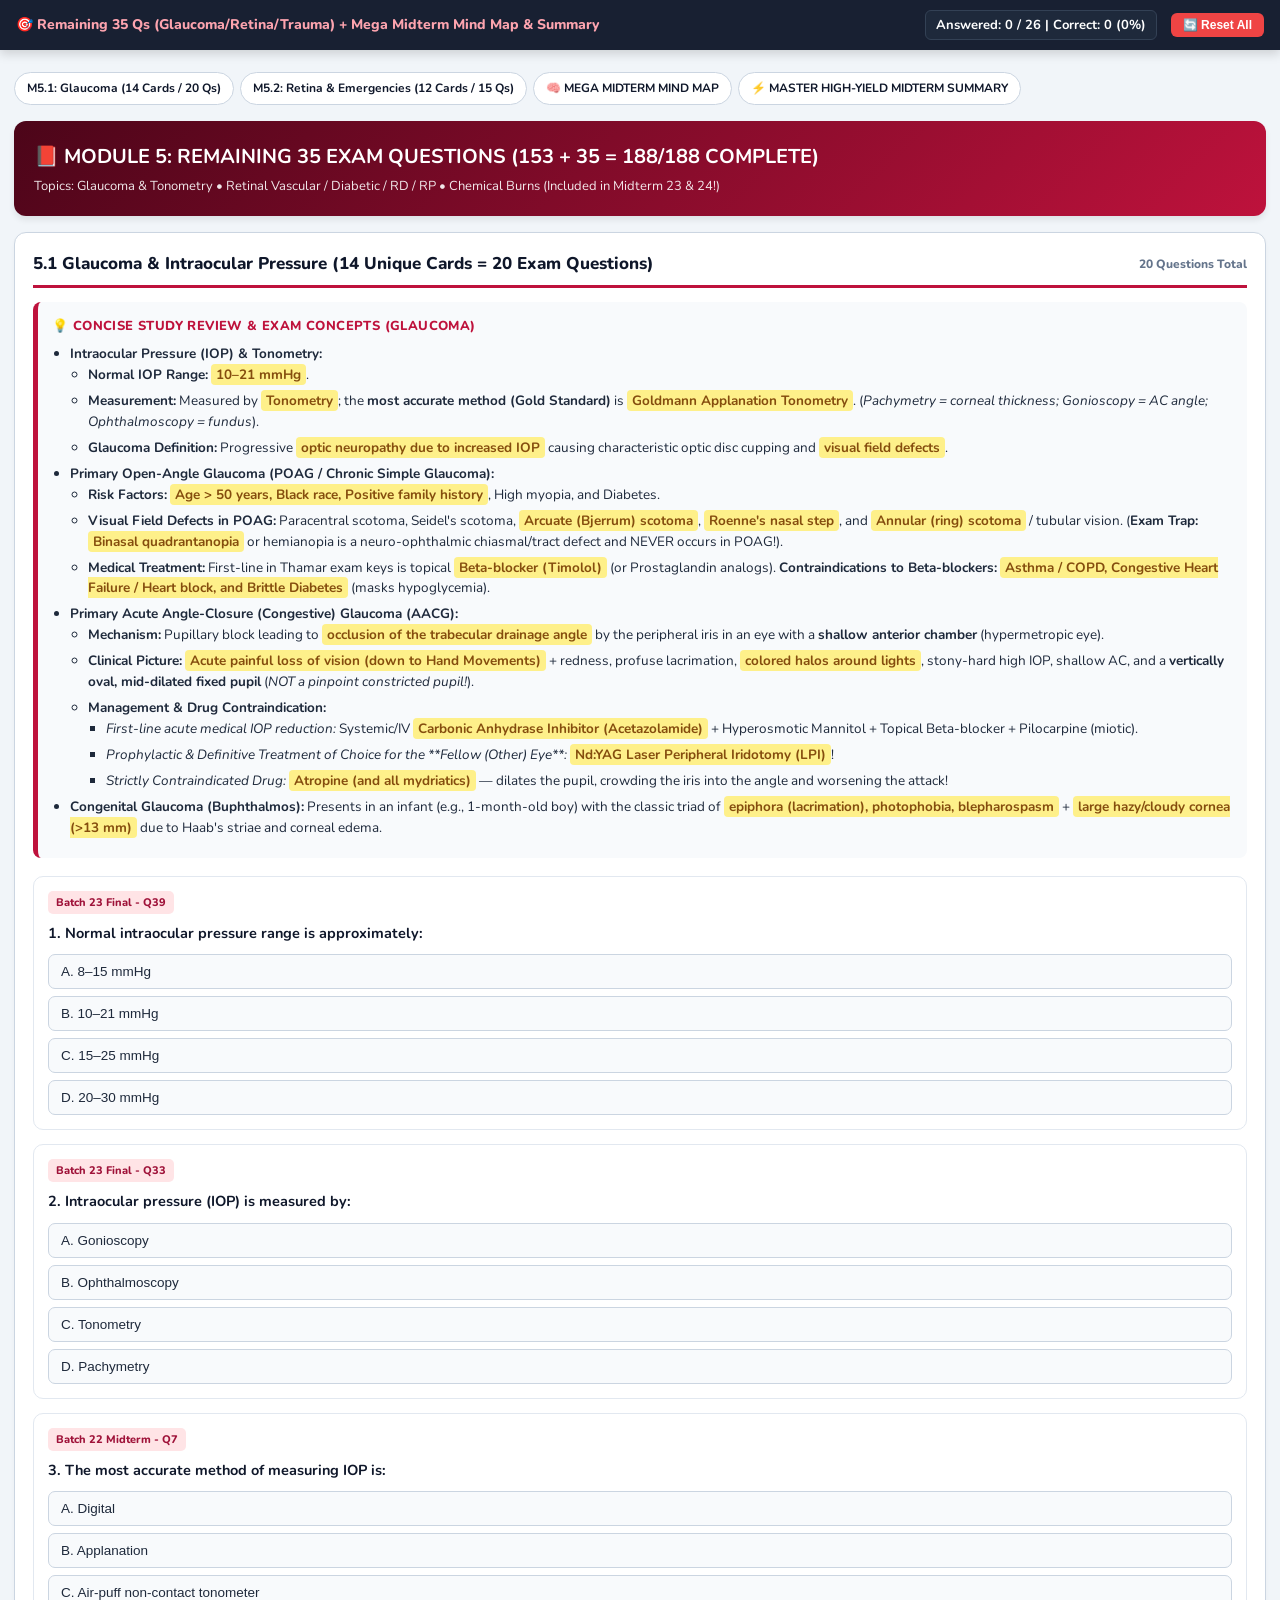
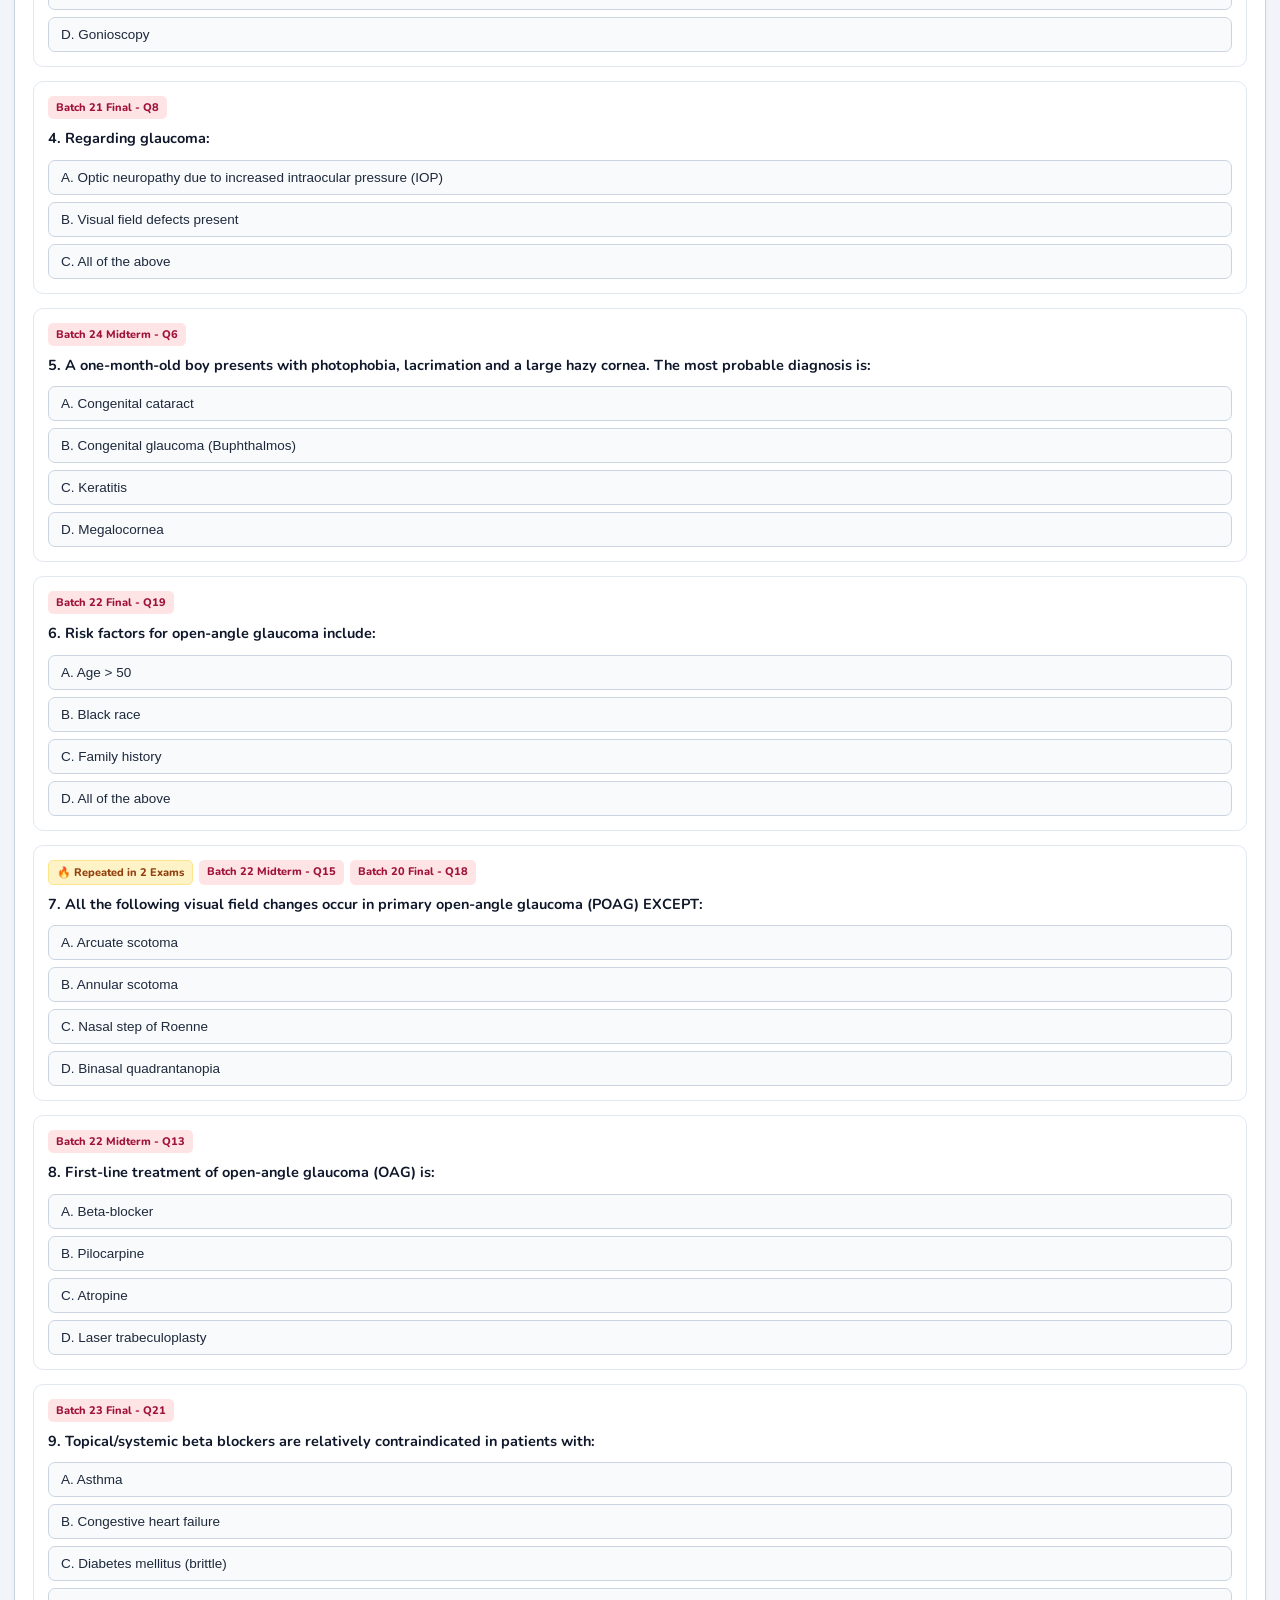
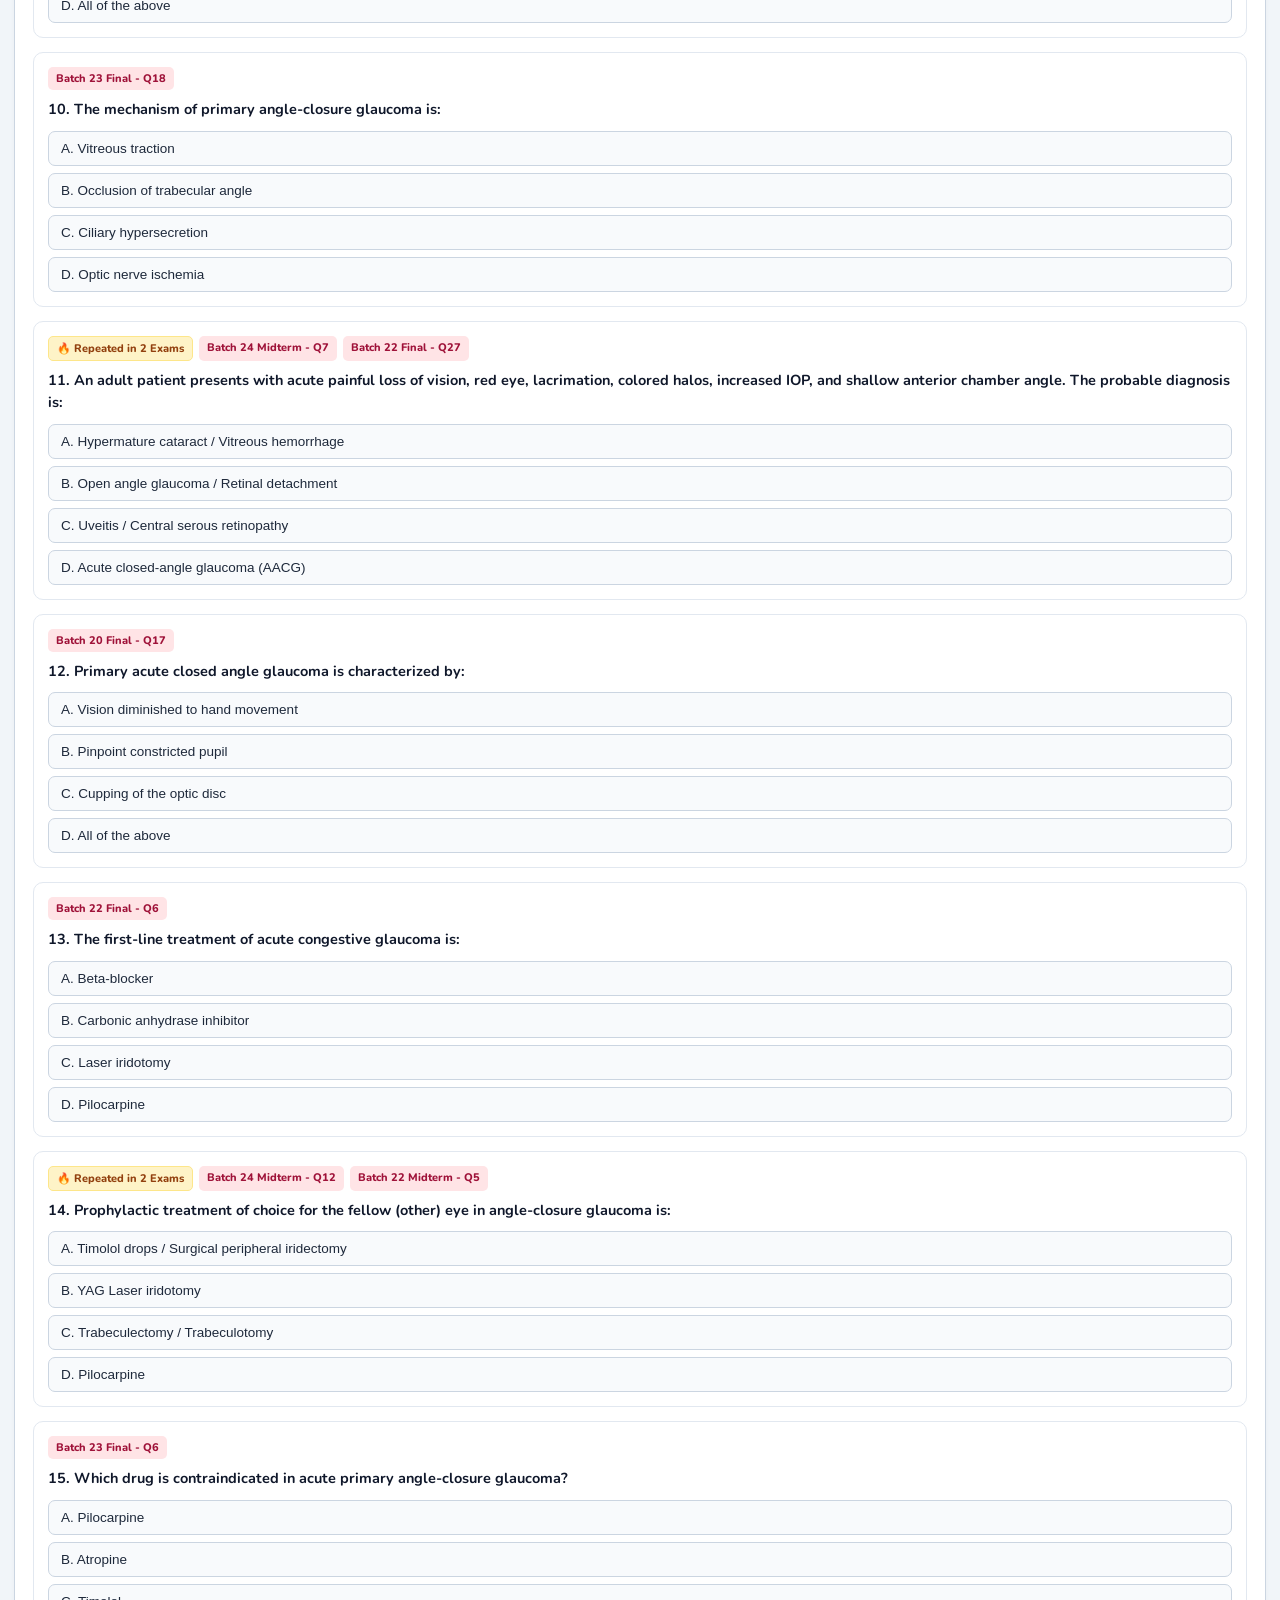
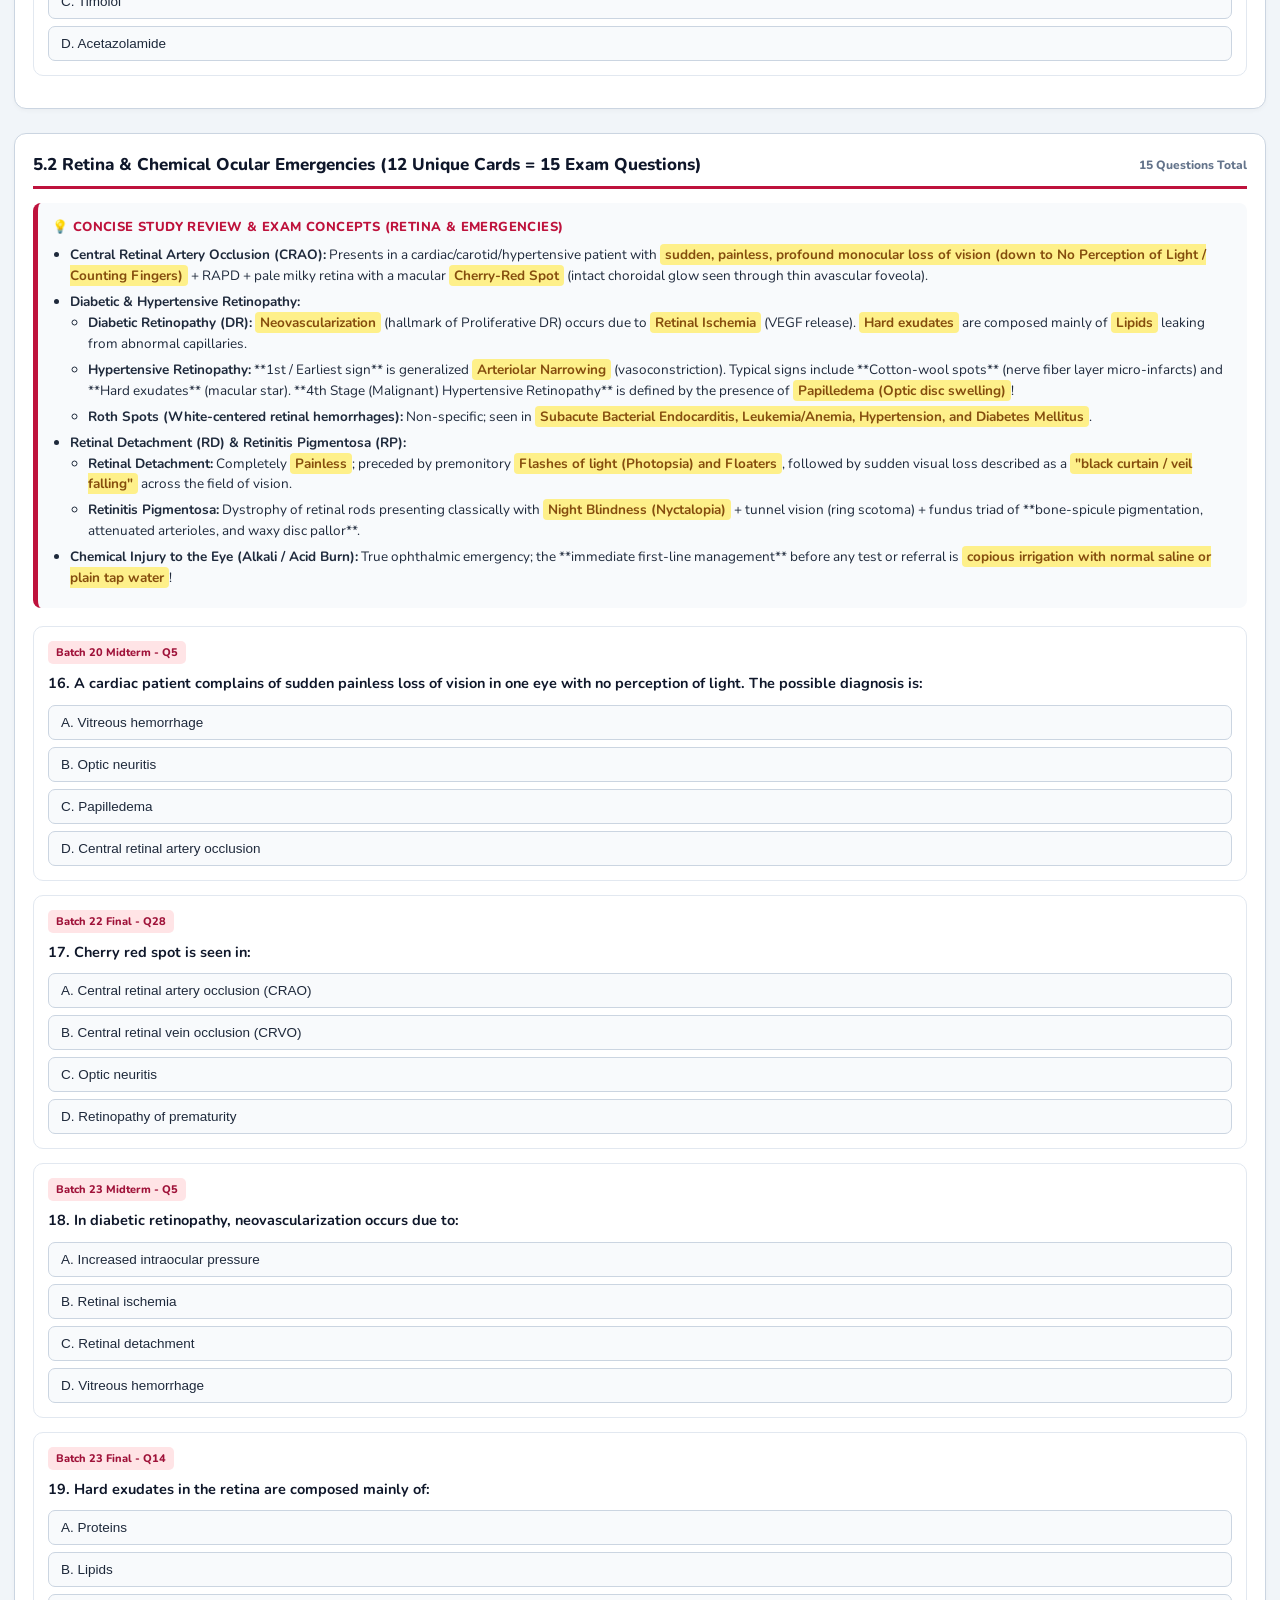
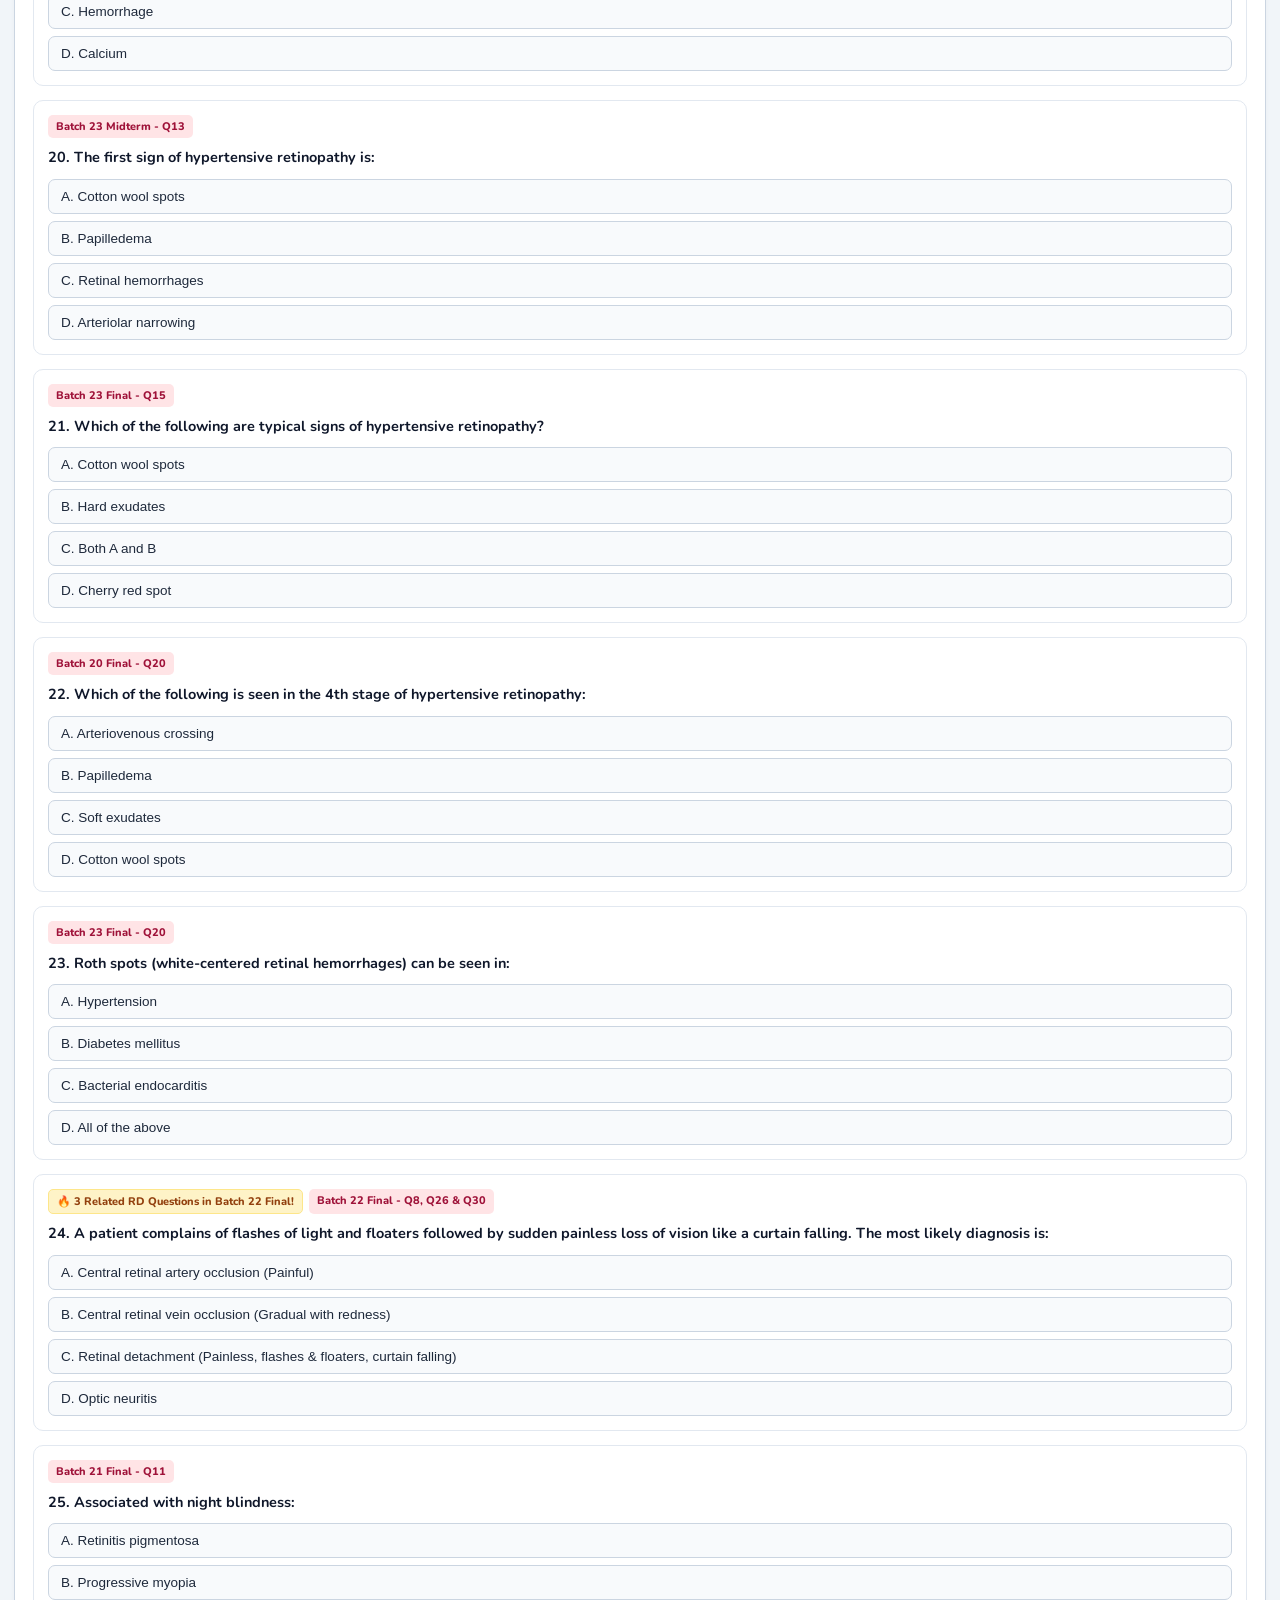
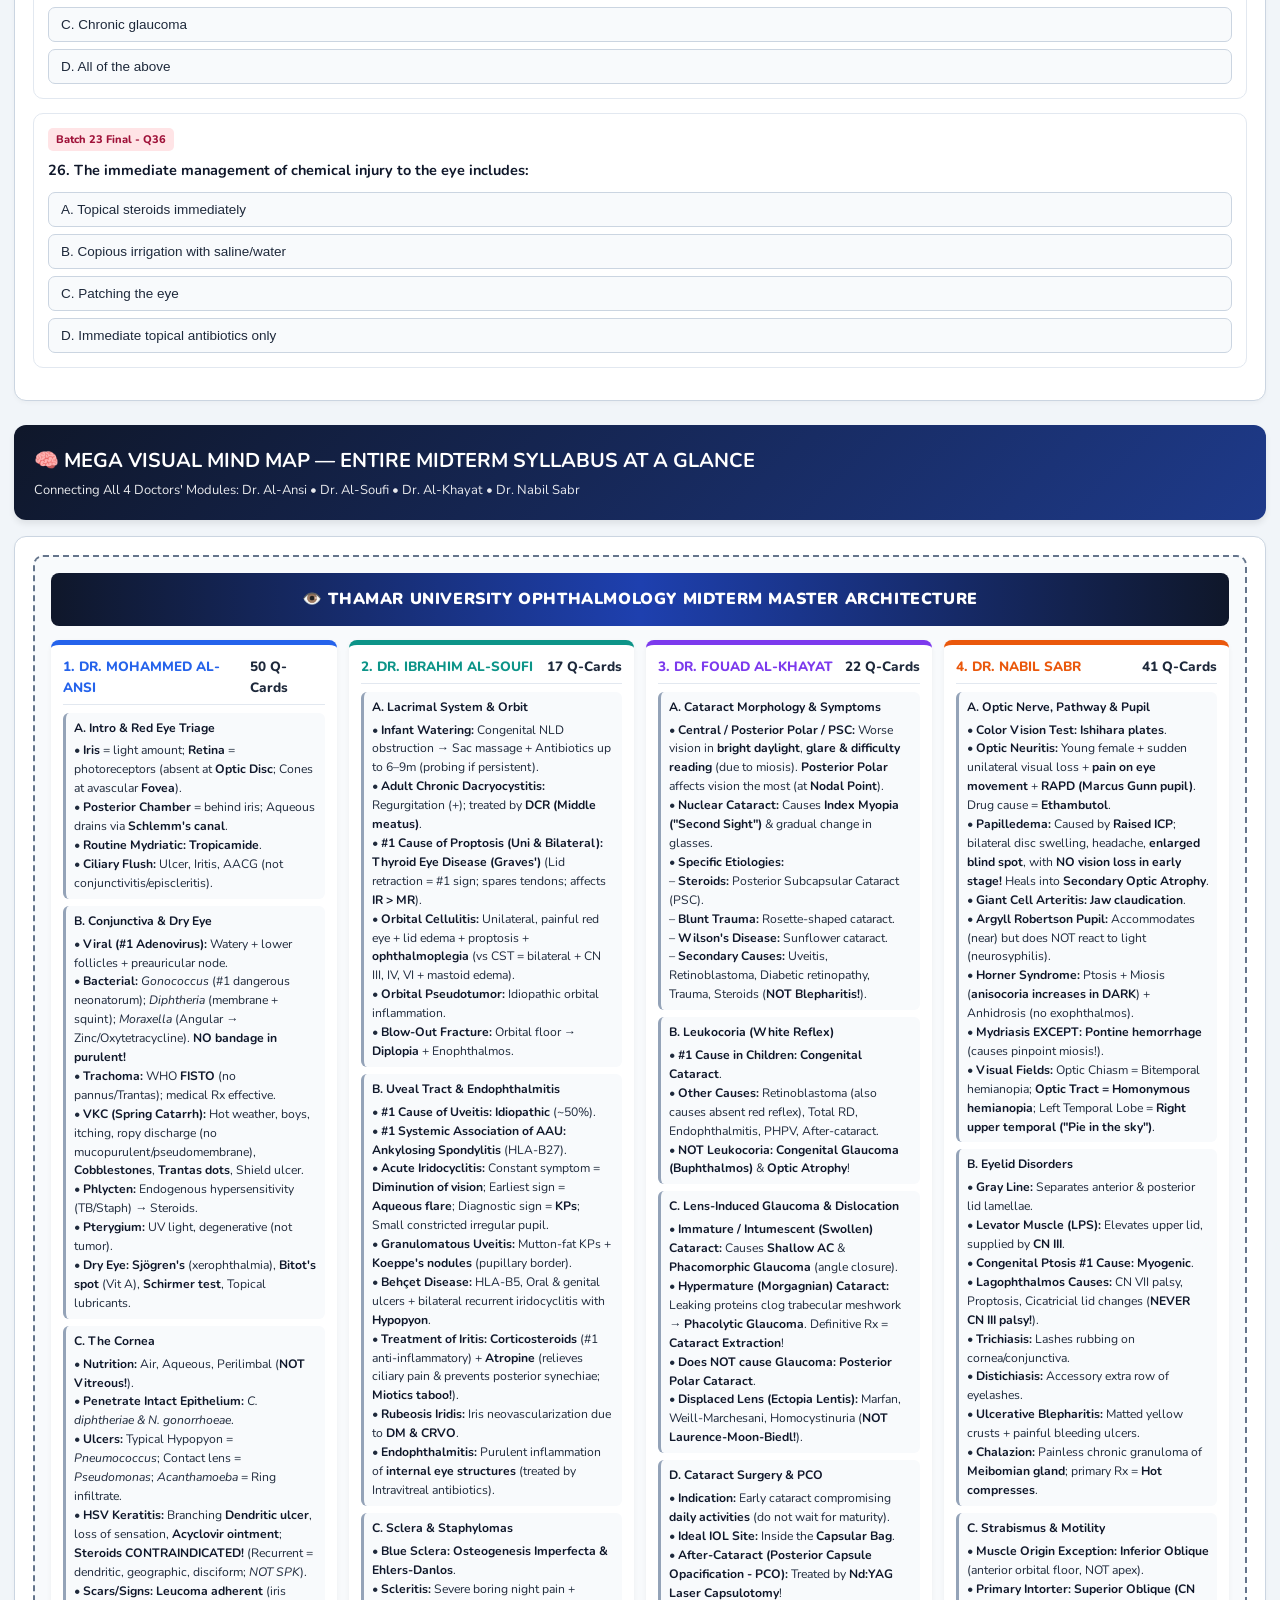
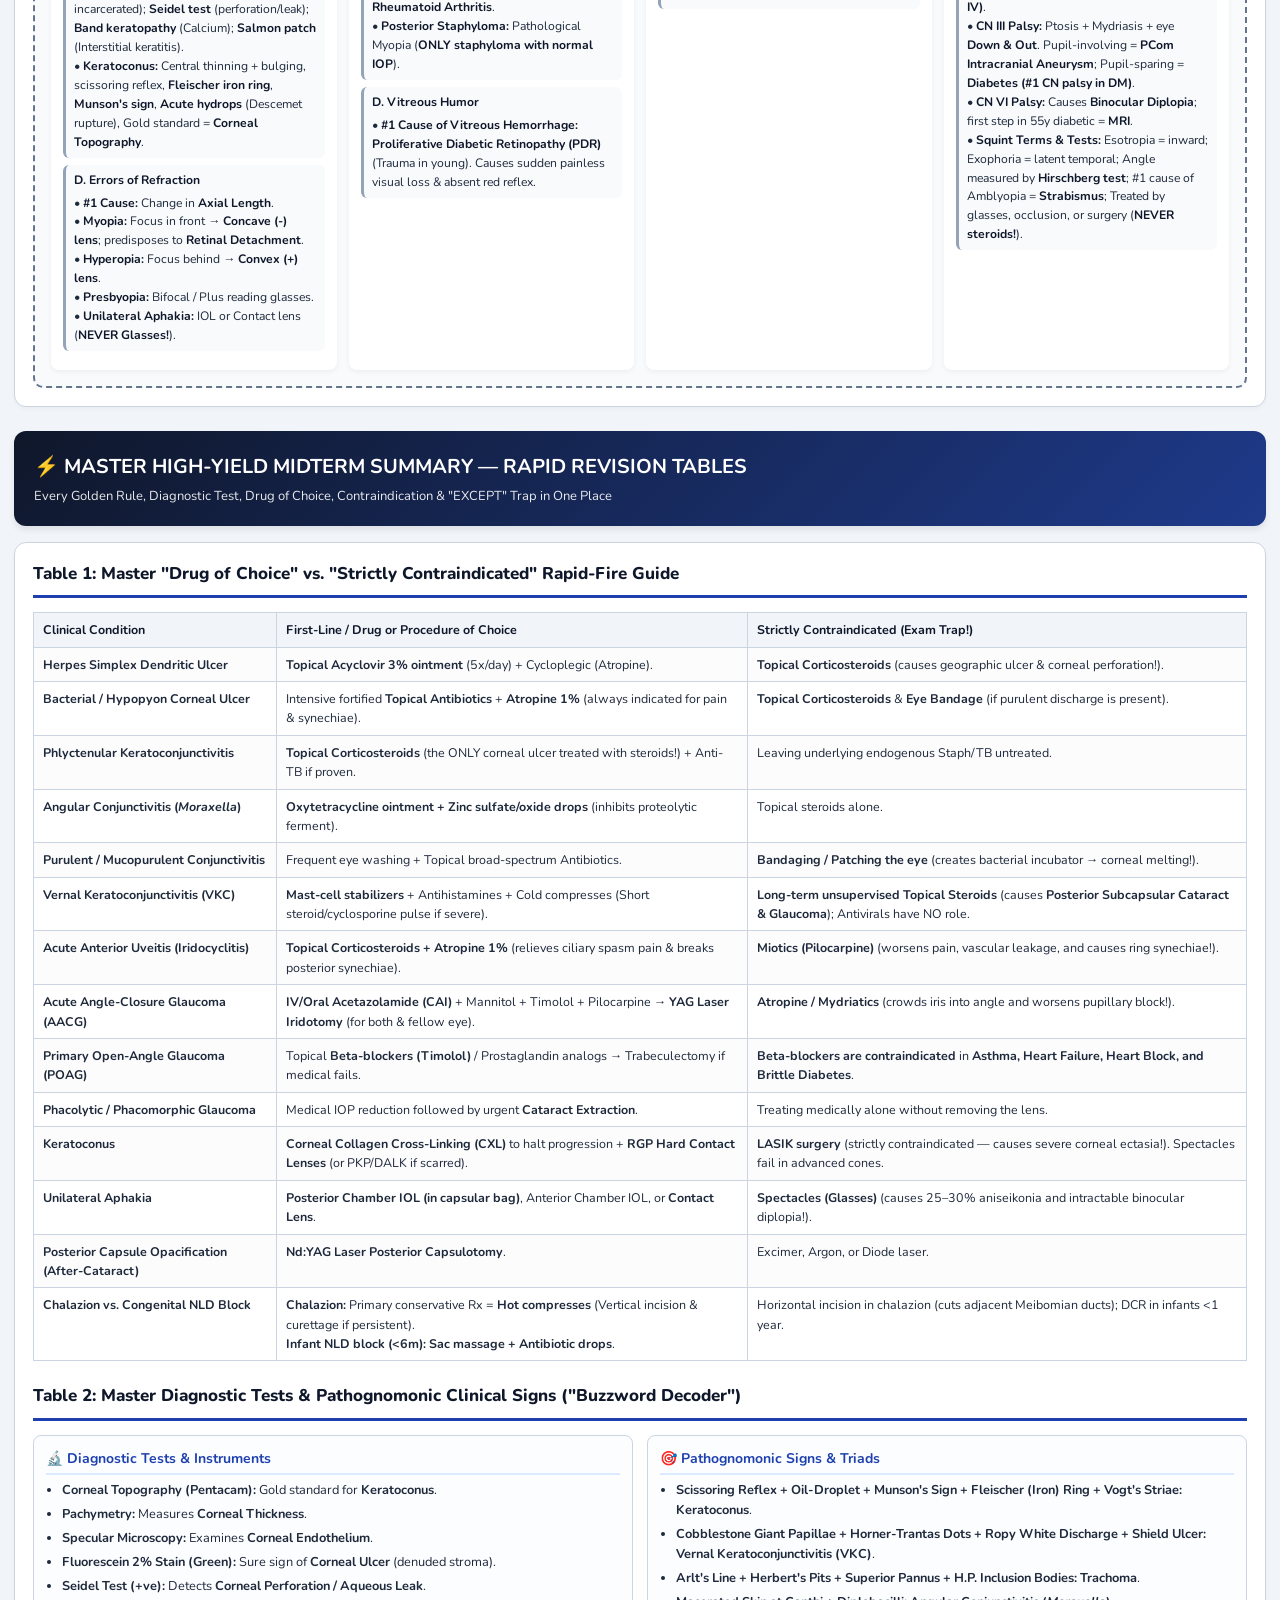
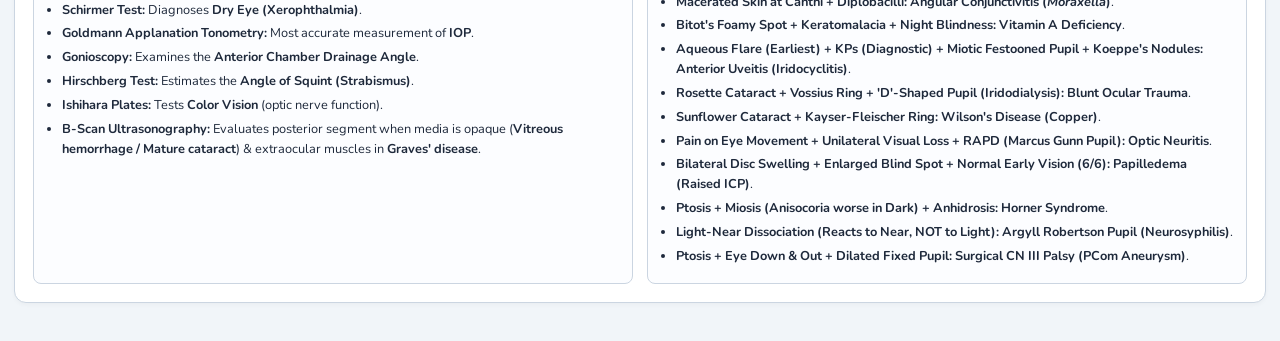
<file: public/assets/aistudio/test3_8a2d39aa.html>
<!DOCTYPE html>
<html lang="en">
<head>
<meta charset="UTF-8">
<meta name="viewport" content="width=device-width, initial-scale=1.0">
<title>Thamar Ophthalmology — Module 5 (Remaining 35 Qs) + Mega Mind Map & Master Midterm Summary</title>
  <link href="https://fonts.googleapis.com/css2?family=Nunito:wght@400;500;600;700;800;900&display=swap" rel="stylesheet">
<style>
  :root {
    --bg: #f1f5f9;
    --card: #ffffff;
    --primary: #0f172a;
    --mod5: #be123c;
    --mod5-soft: #ffe4e6;
    --sum: #1e40af;
    --sum-soft: #dbeafe;
    --correct: #16a34a;
    --correct-bg: #dcfce7;
    --wrong: #dc2626;
    --wrong-bg: #fee2e2;
    --review-bg: #f8fafc;
    --border: #cbd5e1;
    --text: #1e293b;
  }
  * { box-sizing: border-box; margin: 0; padding: 0; }
  body {
    font-family: 'Nunito', -apple-system, BlinkMacSystemFont, "Segoe UI", Roboto, Helvetica, Arial, sans-serif;
    background-color: var(--bg);
    color: var(--text);
    line-height: 1.55;
    padding: 14px;
    padding-top: 72px;
    font-size: 13.8px;
  }
  .sticky-bar {
    position: fixed; top: 0; left: 0; right: 0; z-index: 1000;
    background: rgba(15, 23, 42, 0.96); color: #fff;
    padding: 10px 16px; display: flex; justify-content: space-between; align-items: center;
    box-shadow: 0 4px 10px rgba(0,0,0,0.15); backdrop-filter: blur(6px);
    flex-wrap: wrap; gap: 10px;
  }
  .sticky-title { font-weight: 800; font-size: 14px; color: #fda4af; }
  .score-box { display: flex; gap: 14px; align-items: center; font-size: 13px; font-weight: 700; }
  .score-pill { background: #1e293b; padding: 4px 10px; border-radius: 6px; border: 1px solid #334155; }
  .reset-btn {
    background: #ef4444; color: #fff; border: none; padding: 5px 12px;
    border-radius: 6px; font-weight: 700; cursor: pointer; font-size: 12px;
  }
  .reset-btn:hover { background: #dc2626; }

  .module-banner {
    background: linear-gradient(135deg, #4c0519, #be123c);
    color: #fff; padding: 20px; border-radius: 12px; margin: 16px 0;
    box-shadow: 0 4px 6px rgba(0,0,0,0.08);
  }
  .module-banner.summary-banner {
    background: linear-gradient(135deg, #0f172a, #1e3a8a);
  }
  .module-banner h1 { font-size: 20px; margin-bottom: 4px; }
  .module-banner p { font-size: 13px; opacity: 0.9; }

  .nav-pills { display: flex; gap: 6px; flex-wrap: wrap; margin-bottom: 16px; }
  .nav-pill {
    background: #fff; color: var(--primary); border: 1px solid var(--border);
    padding: 6px 12px; border-radius: 20px; text-decoration: none; font-size: 12px; font-weight: 700;
  }
  .nav-pill:hover { background: var(--mod5); color: #fff; border-color: var(--mod5); }

  .topic-section {
    background: var(--card); border: 1px solid var(--border);
    border-radius: 12px; padding: 18px; margin-bottom: 24px;
    box-shadow: 0 2px 4px rgba(0,0,0,0.03);
  }
  .topic-header {
    font-size: 17px; font-weight: 800; color: var(--primary);
    border-bottom: 3px solid var(--mod5); padding-bottom: 8px; margin-bottom: 14px;
    display: flex; justify-content: space-between; align-items: center;
  }
  .topic-header.sum-hdr { border-bottom-color: var(--sum); }

  .study-review {
    background: var(--review-bg); border-left: 5px solid var(--mod5);
    padding: 14px; border-radius: 8px; margin-bottom: 18px;
  }
  .sr-title {
    font-weight: 800; font-size: 13px; text-transform: uppercase;
    color: var(--mod5); margin-bottom: 8px; display: block; letter-spacing: 0.4px;
  }
  .study-review ul { padding-left: 18px; }
  .study-review li { margin-bottom: 5px; font-size: 13.5px; }
  .buzz { background: #fef08a; padding: 1px 5px; border-radius: 4px; font-weight: 700; color: #854d0e; }

  .q-card {
    border: 1px solid #e2e8f0; border-radius: 10px; padding: 14px;
    margin-bottom: 14px; background: #fff; transition: all 0.2s;
  }
  .q-tags { display: flex; flex-wrap: wrap; gap: 6px; margin-bottom: 8px; }
  .tag {
    background: var(--mod5-soft); color: #9f1239; font-size: 11px;
    font-weight: 800; padding: 3px 8px; border-radius: 5px;
  }
  .tag.repeat { background: #fef3c7; color: #92400e; border: 1px solid #fde68a; }
  .q-stem { font-weight: 700; font-size: 14.5px; margin-bottom: 10px; color: #0f172a; }
  .options { display: flex; flex-direction: column; gap: 7px; }
  .opt-btn {
    text-align: left; background: #f8fafc; border: 1px solid #cbd5e1;
    padding: 9px 12px; border-radius: 7px; cursor: pointer; font-size: 13.5px;
    color: #1e293b; font-weight: 500; transition: all 0.15s;
  }
  .opt-btn:hover:not(.disabled) { background: #e2e8f0; border-color: #94a3b8; }
  .opt-btn.correct {
    background: var(--correct-bg) !important; border-color: var(--correct) !important;
    color: #14532d !important; font-weight: 700;
  }
  .opt-btn.wrong {
    background: var(--wrong-bg) !important; border-color: var(--wrong) !important;
    color: #7f1d1d !important; text-decoration: line-through;
  }
  .opt-btn.disabled { cursor: default; }
  .rationale {
    display: none; margin-top: 10px; padding: 10px 12px; border-radius: 7px;
    background: #fff1f2; border-left: 4px solid var(--mod5); font-size: 13px; color: #881337;
  }
  .rationale.show { display: block; }

  /* Mega Mind Map Styling */
  .mega-mm { display: flex; flex-direction: column; gap: 14px; background: #f8fafc; padding: 16px; border-radius: 10px; border: 2px dashed #64748b; }
  .mm-center { background: linear-gradient(90deg, #0f172a, #1e40af, #0f172a); color: #fff; text-align: center; padding: 14px; border-radius: 8px; font-weight: 900; font-size: 16px; letter-spacing: 0.6px; }
  .mm-grid-4 { display: grid; grid-template-columns: repeat(auto-fit, minmax(260px, 1fr)); gap: 12px; }
  .mm-box { background: #fff; border-radius: 8px; padding: 12px; border-top: 5px solid; box-shadow: 0 2px 5px rgba(0,0,0,0.05); }
  .mm-box.b1 { border-color: #2563eb; }
  .mm-box.b2 { border-color: #0d9488; }
  .mm-box.b3 { border-color: #7c3aed; }
  .mm-box.b4 { border-color: #ea580c; }
  .mm-box-hdr { font-weight: 800; font-size: 13.5px; margin-bottom: 8px; padding-bottom: 5px; border-bottom: 1px solid #e2e8f0; display: flex; justify-content: space-between; }
  .mm-tree { list-style: none; padding-left: 0; font-size: 12.2px; }
  .mm-tree > li { margin-bottom: 7px; background: #f8fafc; padding: 6px 8px; border-radius: 6px; border-left: 3px solid #94a3b8; }
  .mm-tree > li b { color: #0f172a; }
.mm-tree > li > b:first-child { display: block; margin-bottom: 4px; }

  /* Summary Tables & Grids */
  table { width: 100%; border-collapse: collapse; margin: 10px 0; font-size: 12.5px; }
  th, td { border: 1px solid var(--border); padding: 7px 9px; text-align: left; vertical-align: top; }
  th { background: #f1f5f9; font-weight: 700; color: var(--primary); }
  tr:nth-child(even) { background: #fcfcfd; }
  .sum-grid { display: grid; grid-template-columns: repeat(auto-fit, minmax(320px, 1fr)); gap: 14px; margin-top: 10px; }
  .sum-card { border: 1px solid #cbd5e1; border-radius: 8px; padding: 12px; background: #fcfdff; }
  .sum-card h4 { color: var(--sum); font-size: 14px; margin-bottom: 6px; border-bottom: 2px solid #dbeafe; padding-bottom: 4px; }
  .sum-card ul { padding-left: 16px; font-size: 12.8px; }
  .sum-card li { margin-bottom: 4px; }
</style>
</head>
<body>

<div class="sticky-bar">
  <div class="sticky-title">🎯 Remaining 35 Qs (Glaucoma/Retina/Trauma) + Mega Midterm Mind Map &amp; Summary</div>
  <div class="score-box">
    <span class="score-pill" id="score-text">Answered: 0 / 26 | Correct: 0 (0%)</span>
    <button class="reset-btn" onclick="resetAll()">🔄 Reset All</button>
  </div>
</div>

<div class="nav-pills">
  <a href="#m5-t1" class="nav-pill">M5.1: Glaucoma (14 Cards / 20 Qs)</a>
  <a href="#m5-t2" class="nav-pill">M5.2: Retina &amp; Emergencies (12 Cards / 15 Qs)</a>
  <a href="#mega-map" class="nav-pill">🧠 MEGA MIDTERM MIND MAP</a>
  <a href="#mega-sum" class="nav-pill">⚡ MASTER HIGH-YIELD MIDTERM SUMMARY</a>
</div>

<!-- ================================================================= -->
<!-- MODULE 5: THE REMAINING 35 QUESTIONS (BATCHES 20–24) -->
<!-- ================================================================= -->
<div class="module-banner">
  <h1>📕 MODULE 5: REMAINING 35 EXAM QUESTIONS (153 + 35 = 188/188 COMPLETE)</h1>
  <p>Topics: Glaucoma &amp; Tonometry • Retinal Vascular / Diabetic / RD / RP • Chemical Burns (Included in Midterm 23 &amp; 24!)</p>
</div>

<!-- TOPIC 5.1: GLAUCOMA & TONOMETRY -->
<div id="m5-t1" class="topic-section">
  <div class="topic-header">
    <span>5.1 Glaucoma &amp; Intraocular Pressure (14 Unique Cards = 20 Exam Questions)</span>
    <span style="font-size:12px; color:#64748b;">20 Questions Total</span>
  </div>

  <div class="study-review">
    <span class="sr-title">💡 Concise Study Review &amp; Exam Concepts (Glaucoma)</span>
    <ul>
      <li><b>Intraocular Pressure (IOP) &amp; Tonometry:</b>
        <ul>
          <li><b>Normal IOP Range:</b> <span class="buzz">10–21 mmHg</span>.</li>
          <li><b>Measurement:</b> Measured by <span class="buzz">Tonometry</span>; the <b>most accurate method (Gold Standard)</b> is <span class="buzz">Goldmann Applanation Tonometry</span>. (<i>Pachymetry = corneal thickness; Gonioscopy = AC angle; Ophthalmoscopy = fundus</i>).</li>
          <li><b>Glaucoma Definition:</b> Progressive <span class="buzz">optic neuropathy due to increased IOP</span> causing characteristic optic disc cupping and <span class="buzz">visual field defects</span>.</li>
        </ul>
      </li>
      <li><b>Primary Open-Angle Glaucoma (POAG / Chronic Simple Glaucoma):</b>
        <ul>
          <li><b>Risk Factors:</b> <span class="buzz">Age &gt; 50 years, Black race, Positive family history</span>, High myopia, and Diabetes.</li>
          <li><b>Visual Field Defects in POAG:</b> Paracentral scotoma, Seidel's scotoma, <span class="buzz">Arcuate (Bjerrum) scotoma</span>, <span class="buzz">Roenne's nasal step</span>, and <span class="buzz">Annular (ring) scotoma</span> / tubular vision. (<b>Exam Trap:</b> <span class="buzz">Binasal quadrantanopia</span> or hemianopia is a neuro-ophthalmic chiasmal/tract defect and NEVER occurs in POAG!).</li>
          <li><b>Medical Treatment:</b> First-line in Thamar exam keys is topical <span class="buzz">Beta-blocker (Timolol)</span> (or Prostaglandin analogs). <b>Contraindications to Beta-blockers:</b> <span class="buzz">Asthma / COPD, Congestive Heart Failure / Heart block, and Brittle Diabetes</span> (masks hypoglycemia).</li>
        </ul>
      </li>
      <li><b>Primary Acute Angle-Closure (Congestive) Glaucoma (AACG):</b>
        <ul>
          <li><b>Mechanism:</b> Pupillary block leading to <span class="buzz">occlusion of the trabecular drainage angle</span> by the peripheral iris in an eye with a <b>shallow anterior chamber</b> (hypermetropic eye).</li>
          <li><b>Clinical Picture:</b> <span class="buzz">Acute painful loss of vision (down to Hand Movements)</span> + redness, profuse lacrimation, <span class="buzz">colored halos around lights</span>, stony-hard high IOP, shallow AC, and a <b>vertically oval, mid-dilated fixed pupil</b> (<i>NOT a pinpoint constricted pupil!</i>).</li>
          <li><b>Management &amp; Drug Contraindication:</b>
            <ul>
              <li><i>First-line acute medical IOP reduction:</i> Systemic/IV <span class="buzz">Carbonic Anhydrase Inhibitor (Acetazolamide)</span> + Hyperosmotic Mannitol + Topical Beta-blocker + Pilocarpine (miotic).</li>
              <li><i>Prophylactic &amp; Definitive Treatment of Choice for the **Fellow (Other) Eye**:</i> <span class="buzz">Nd:YAG Laser Peripheral Iridotomy (LPI)</span>!</li>
              <li><i>Strictly Contraindicated Drug:</i> <span class="buzz">Atropine (and all mydriatics)</span> — dilates the pupil, crowding the iris into the angle and worsening the attack!</li>
            </ul>
          </li>
        </ul>
      </li>
      <li><b>Congenital Glaucoma (Buphthalmos):</b> Presents in an infant (e.g., 1-month-old boy) with the classic triad of <span class="buzz">epiphora (lacrimation), photophobia, blepharospasm</span> + <span class="buzz">large hazy/cloudy cornea (&gt;13 mm)</span> due to Haab's striae and corneal edema.</li>
    </ul>
  </div>

  <!-- Q1 -->
  <div class="q-card" data-answer="B">
    <div class="q-tags">
      <span class="tag">Batch 23 Final - Q39</span>
    </div>
    <div class="q-stem">1. Normal intraocular pressure range is approximately:</div>
    <div class="options">
      <button class="opt-btn" onclick="checkAns(this, 'A')">A. 8–15 mmHg</button>
      <button class="opt-btn" onclick="checkAns(this, 'B')">B. 10–21 mmHg</button>
      <button class="opt-btn" onclick="checkAns(this, 'C')">C. 15–25 mmHg</button>
      <button class="opt-btn" onclick="checkAns(this, 'D')">D. 20–30 mmHg</button>
    </div>
    <div class="rationale"><b>Correct Answer: B (10–21 mmHg).</b><br><b>Rationale:</b> Normal physiological IOP in the general population is 10–21 mmHg (mean 16 ± 2.5 mmHg).</div>
  </div>

  <!-- Q2 -->
  <div class="q-card" data-answer="C">
    <div class="q-tags">
      <span class="tag">Batch 23 Final - Q33</span>
    </div>
    <div class="q-stem">2. Intraocular pressure (IOP) is measured by:</div>
    <div class="options">
      <button class="opt-btn" onclick="checkAns(this, 'A')">A. Gonioscopy</button>
      <button class="opt-btn" onclick="checkAns(this, 'B')">B. Ophthalmoscopy</button>
      <button class="opt-btn" onclick="checkAns(this, 'C')">C. Tonometry</button>
      <button class="opt-btn" onclick="checkAns(this, 'D')">D. Pachymetry</button>
    </div>
    <div class="rationale"><b>Correct Answer: C (Tonometry).</b><br><b>Rationale:</b> Tonometry measures intraocular pressure; Gonioscopy examines the anterior chamber angle; Pachymetry measures corneal thickness.</div>
  </div>

  <!-- Q3 -->
  <div class="q-card" data-answer="B">
    <div class="q-tags">
      <span class="tag">Batch 22 Midterm - Q7</span>
    </div>
    <div class="q-stem">3. The most accurate method of measuring IOP is:</div>
    <div class="options">
      <button class="opt-btn" onclick="checkAns(this, 'A')">A. Digital</button>
      <button class="opt-btn" onclick="checkAns(this, 'B')">B. Applanation</button>
      <button class="opt-btn" onclick="checkAns(this, 'C')">C. Air-puff non-contact tonometer</button>
      <button class="opt-btn" onclick="checkAns(this, 'D')">D. Gonioscopy</button>
    </div>
    <div class="rationale"><b>Correct Answer: B (Applanation).</b><br><b>Rationale:</b> Goldmann Applanation Tonometry (based on the Imbert-Fick principle) is the clinical gold standard and most accurate method for measuring IOP.</div>
  </div>

  <!-- Q4 -->
  <div class="q-card" data-answer="C">
    <div class="q-tags">
      <span class="tag">Batch 21 Final - Q8</span>
    </div>
    <div class="q-stem">4. Regarding glaucoma:</div>
    <div class="options">
      <button class="opt-btn" onclick="checkAns(this, 'A')">A. Optic neuropathy due to increased intraocular pressure (IOP)</button>
      <button class="opt-btn" onclick="checkAns(this, 'B')">B. Visual field defects present</button>
      <button class="opt-btn" onclick="checkAns(this, 'C')">C. All of the above</button>
    </div>
    <div class="rationale"><b>Correct Answer: C (All of the above).</b><br><b>Rationale:</b> Glaucoma is defined by progressive optic neuropathy (cupping/retinal ganglion cell loss) associated with elevated IOP and corresponding visual field defects.</div>
  </div>

  <!-- Q5 -->
  <div class="q-card" data-answer="B">
    <div class="q-tags">
      <span class="tag">Batch 24 Midterm - Q6</span>
    </div>
    <div class="q-stem">5. A one-month-old boy presents with photophobia, lacrimation and a large hazy cornea. The most probable diagnosis is:</div>
    <div class="options">
      <button class="opt-btn" onclick="checkAns(this, 'A')">A. Congenital cataract</button>
      <button class="opt-btn" onclick="checkAns(this, 'B')">B. Congenital glaucoma (Buphthalmos)</button>
      <button class="opt-btn" onclick="checkAns(this, 'C')">C. Keratitis</button>
      <button class="opt-btn" onclick="checkAns(this, 'D')">D. Megalocornea</button>
    </div>
    <div class="rationale"><b>Correct Answer: B (Congenital glaucoma / Buphthalmos).</b><br><b>Rationale:</b> The classic triad of epiphora (lacrimation), photophobia, and blepharospasm in an infant combined with corneal enlargement (buphthalmos) and edema (hazy cornea) is diagnostic of Primary Congenital Glaucoma. (Megalocornea has a clear cornea and normal IOP).</div>
  </div>

  <!-- Q6 -->
  <div class="q-card" data-answer="D">
    <div class="q-tags">
      <span class="tag">Batch 22 Final - Q19</span>
    </div>
    <div class="q-stem">6. Risk factors for open-angle glaucoma include:</div>
    <div class="options">
      <button class="opt-btn" onclick="checkAns(this, 'A')">A. Age &gt; 50</button>
      <button class="opt-btn" onclick="checkAns(this, 'B')">B. Black race</button>
      <button class="opt-btn" onclick="checkAns(this, 'C')">C. Family history</button>
      <button class="opt-btn" onclick="checkAns(this, 'D')">D. All of the above</button>
    </div>
    <div class="rationale"><b>Correct Answer: D (All of the above).</b><br><b>Rationale:</b> Older age, African/Black ancestry, positive family history, elevated IOP, thin central cornea, and high myopia are the major established risk factors for POAG.</div>
  </div>

  <!-- Q7 -->
  <div class="q-card" data-answer="D">
    <div class="q-tags">
      <span class="tag repeat">🔥 Repeated in 2 Exams</span>
      <span class="tag">Batch 22 Midterm - Q15</span>
      <span class="tag">Batch 20 Final - Q18</span>
    </div>
    <div class="q-stem">7. All the following visual field changes occur in primary open-angle glaucoma (POAG) EXCEPT:</div>
    <div class="options">
      <button class="opt-btn" onclick="checkAns(this, 'A')">A. Arcuate scotoma</button>
      <button class="opt-btn" onclick="checkAns(this, 'B')">B. Annular scotoma</button>
      <button class="opt-btn" onclick="checkAns(this, 'C')">C. Nasal step of Roenne</button>
      <button class="opt-btn" onclick="checkAns(this, 'D')">D. Binasal quadrantanopia</button>
    </div>
    <div class="rationale"><b>Correct Answer: D (Binasal quadrantanopia).</b><br><b>Rationale:</b> Retinal nerve fiber bundle damage in POAG causes paracentral, arcuate (Bjerrum), annular (double arcuate), and Roenne's nasal step defects. Binasal quadrantanopia is a neurological chiasmal defect.</div>
  </div>

  <!-- Q8 -->
  <div class="q-card" data-answer="A">
    <div class="q-tags">
      <span class="tag">Batch 22 Midterm - Q13</span>
    </div>
    <div class="q-stem">8. First-line treatment of open-angle glaucoma (OAG) is:</div>
    <div class="options">
      <button class="opt-btn" onclick="checkAns(this, 'A')">A. Beta-blocker</button>
      <button class="opt-btn" onclick="checkAns(this, 'B')">B. Pilocarpine</button>
      <button class="opt-btn" onclick="checkAns(this, 'C')">C. Atropine</button>
      <button class="opt-btn" onclick="checkAns(this, 'D')">D. Laser trabeculoplasty</button>
    </div>
    <div class="rationale"><b>Correct Answer: A (Beta-blocker).</b><br><b>Rationale:</b> Among the given choices, topical Beta-blockers (e.g., Timolol 0.5%, which decreases aqueous humor secretion by the ciliary epithelium) are the first-line medical therapy for POAG.</div>
  </div>

  <!-- Q9 -->
  <div class="q-card" data-answer="D">
    <div class="q-tags">
      <span class="tag">Batch 23 Final - Q21</span>
    </div>
    <div class="q-stem">9. Topical/systemic beta blockers are relatively contraindicated in patients with:</div>
    <div class="options">
      <button class="opt-btn" onclick="checkAns(this, 'A')">A. Asthma</button>
      <button class="opt-btn" onclick="checkAns(this, 'B')">B. Congestive heart failure</button>
      <button class="opt-btn" onclick="checkAns(this, 'C')">C. Diabetes mellitus (brittle)</button>
      <button class="opt-btn" onclick="checkAns(this, 'D')">D. All of the above</button>
    </div>
    <div class="rationale"><b>Correct Answer: D (All of the above).</b><br><b>Rationale:</b> Non-selective beta-blockers (Timolol) block β2 receptors in bronchi (causing fatal bronchospasm in asthma/COPD), block β1 receptors in the heart (worsening heart failure/bradycardia), and mask hypoglycemic tachycardia in brittle diabetics.</div>
  </div>

  <!-- Q10 -->
  <div class="q-card" data-answer="B">
    <div class="q-tags">
      <span class="tag">Batch 23 Final - Q18</span>
    </div>
    <div class="q-stem">10. The mechanism of primary angle-closure glaucoma is:</div>
    <div class="options">
      <button class="opt-btn" onclick="checkAns(this, 'A')">A. Vitreous traction</button>
      <button class="opt-btn" onclick="checkAns(this, 'B')">B. Occlusion of trabecular angle</button>
      <button class="opt-btn" onclick="checkAns(this, 'C')">C. Ciliary hypersecretion</button>
      <button class="opt-btn" onclick="checkAns(this, 'D')">D. Optic nerve ischemia</button>
    </div>
    <div class="rationale"><b>Correct Answer: B (Occlusion of trabecular angle).</b><br><b>Rationale:</b> In PACG, relative pupillary block bows the peripheral iris forward (iris bombé) to physically occlude the trabecular meshwork drainage angle, causing a rapid spike in IOP.</div>
  </div>

  <!-- Q11 -->
  <div class="q-card" data-answer="D">
    <div class="q-tags">
      <span class="tag repeat">🔥 Repeated in 2 Exams</span>
      <span class="tag">Batch 24 Midterm - Q7</span>
      <span class="tag">Batch 22 Final - Q27</span>
    </div>
    <div class="q-stem">11. An adult patient presents with acute painful loss of vision, red eye, lacrimation, colored halos, increased IOP, and shallow anterior chamber angle. The probable diagnosis is:</div>
    <div class="options">
      <button class="opt-btn" onclick="checkAns(this, 'A')">A. Hypermature cataract / Vitreous hemorrhage</button>
      <button class="opt-btn" onclick="checkAns(this, 'B')">B. Open angle glaucoma / Retinal detachment</button>
      <button class="opt-btn" onclick="checkAns(this, 'C')">C. Uveitis / Central serous retinopathy</button>
      <button class="opt-btn" onclick="checkAns(this, 'D')">D. Acute closed-angle glaucoma (AACG)</button>
    </div>
    <div class="rationale"><b>Correct Answer: D (Acute closed-angle glaucoma).</b> <i>(Option D in Batch 24 Midterm; Option A in Batch 22 Final).</i><br><b>Rationale:</b> Severe ocular pain + red eye + colored halos (from corneal epithelial edema) + decreased VA + high IOP + shallow AC is the classic presentation of an acute congestive angle-closure glaucoma attack.</div>
  </div>

  <!-- Q12 -->
  <div class="q-card" data-answer="A">
    <div class="q-tags">
      <span class="tag">Batch 20 Final - Q17</span>
    </div>
    <div class="q-stem">12. Primary acute closed angle glaucoma is characterized by:</div>
    <div class="options">
      <button class="opt-btn" onclick="checkAns(this, 'A')">A. Vision diminished to hand movement</button>
      <button class="opt-btn" onclick="checkAns(this, 'B')">B. Pinpoint constricted pupil</button>
      <button class="opt-btn" onclick="checkAns(this, 'C')">C. Cupping of the optic disc</button>
      <button class="opt-btn" onclick="checkAns(this, 'D')">D. All of the above</button>
    </div>
    <div class="rationale"><b>Correct Answer: A (Vision diminished to hand movement).</b><br><b>Rationale:</b> In an acute congestive attack, corneal edema and optic nerve ischemia reduce vision profoundly to Hand Movements (HM). The pupil is mid-dilated vertically oval (NOT pinpoint!), and optic disc cupping only develops in chronic neglected stages, not during the first acute attack.</div>
  </div>

  <!-- Q13 -->
  <div class="q-card" data-answer="B">
    <div class="q-tags">
      <span class="tag">Batch 22 Final - Q6</span>
    </div>
    <div class="q-stem">13. The first-line treatment of acute congestive glaucoma is:</div>
    <div class="options">
      <button class="opt-btn" onclick="checkAns(this, 'A')">A. Beta-blocker</button>
      <button class="opt-btn" onclick="checkAns(this, 'B')">B. Carbonic anhydrase inhibitor</button>
      <button class="opt-btn" onclick="checkAns(this, 'C')">C. Laser iridotomy</button>
      <button class="opt-btn" onclick="checkAns(this, 'D')">D. Pilocarpine</button>
    </div>
    <div class="rationale"><b>Correct Answer: B (Carbonic anhydrase inhibitor).</b><br><b>Rationale:</b> Immediate systemic/IV Acetazolamide (Carbonic anhydrase inhibitor) + hyperosmotic agents are given first-line in an acute attack to rapidly lower IOP below 40 mmHg (because when IOP is &gt;50 mmHg, the iris sphincter is ischemic and paralyzed, so Pilocarpine cannot work until IOP is lowered first!).</div>
  </div>

  <!-- Q14 -->
  <div class="q-card" data-answer="B">
    <div class="q-tags">
      <span class="tag repeat">🔥 Repeated in 2 Exams</span>
      <span class="tag">Batch 24 Midterm - Q12</span>
      <span class="tag">Batch 22 Midterm - Q5</span>
    </div>
    <div class="q-stem">14. Prophylactic treatment of choice for the fellow (other) eye in angle-closure glaucoma is:</div>
    <div class="options">
      <button class="opt-btn" onclick="checkAns(this, 'A')">A. Timolol drops / Surgical peripheral iridectomy</button>
      <button class="opt-btn" onclick="checkAns(this, 'B')">B. YAG Laser iridotomy</button>
      <button class="opt-btn" onclick="checkAns(this, 'C')">C. Trabeculectomy / Trabeculotomy</button>
      <button class="opt-btn" onclick="checkAns(this, 'D')">D. Pilocarpine</button>
    </div>
    <div class="rationale"><b>Correct Answer: B (YAG Laser iridotomy).</b><br><b>Rationale:</b> Primary angle closure is a bilateral anatomical predisposition (50–75% risk of fellow eye attack within 5 years); prophylactic Nd:YAG Laser Peripheral Iridotomy (LPI) in the fellow eye is mandatory to bypass pupillary block.</div>
  </div>

  <!-- Q15 -->
  <div class="q-card" data-answer="B">
    <div class="q-tags">
      <span class="tag">Batch 23 Final - Q6</span>
    </div>
    <div class="q-stem">15. Which drug is contraindicated in acute primary angle-closure glaucoma?</div>
    <div class="options">
      <button class="opt-btn" onclick="checkAns(this, 'A')">A. Pilocarpine</button>
      <button class="opt-btn" onclick="checkAns(this, 'B')">B. Atropine</button>
      <button class="opt-btn" onclick="checkAns(this, 'C')">C. Timolol</button>
      <button class="opt-btn" onclick="checkAns(this, 'D')">D. Acetazolamide</button>
    </div>
    <div class="rationale"><b>Correct Answer: B (Atropine).</b><br><b>Rationale:</b> Mydriatics/cycloplegics like Atropine dilate the pupil and bunch up the peripheral iris tissue into the narrow drainage angle, precipitating or worsening angle closure.</div>
  </div>
</div>

<!-- TOPIC 5.2: RETINA & CHEMICAL EMERGENCIES -->
<div id="m5-t2" class="topic-section">
  <div class="topic-header">
    <span>5.2 Retina &amp; Chemical Ocular Emergencies (12 Unique Cards = 15 Exam Questions)</span>
    <span style="font-size:12px; color:#64748b;">15 Questions Total</span>
  </div>

  <div class="study-review">
    <span class="sr-title">💡 Concise Study Review &amp; Exam Concepts (Retina &amp; Emergencies)</span>
    <ul>
      <li><b>Central Retinal Artery Occlusion (CRAO):</b> Presents in a cardiac/carotid/hypertensive patient with <span class="buzz">sudden, painless, profound monocular loss of vision (down to No Perception of Light / Counting Fingers)</span> + RAPD + pale milky retina with a macular <span class="buzz">Cherry-Red Spot</span> (intact choroidal glow seen through thin avascular foveola).</li>
      <li><b>Diabetic &amp; Hypertensive Retinopathy:</b>
        <ul>
          <li><b>Diabetic Retinopathy (DR):</b> <span class="buzz">Neovascularization</span> (hallmark of Proliferative DR) occurs due to <span class="buzz">Retinal Ischemia</span> (VEGF release). <span class="buzz">Hard exudates</span> are composed mainly of <span class="buzz">Lipids</span> leaking from abnormal capillaries.</li>
          <li><b>Hypertensive Retinopathy:</b> **1st / Earliest sign** is generalized <span class="buzz">Arteriolar Narrowing</span> (vasoconstriction). Typical signs include **Cotton-wool spots** (nerve fiber layer micro-infarcts) and **Hard exudates** (macular star). **4th Stage (Malignant) Hypertensive Retinopathy** is defined by the presence of <span class="buzz">Papilledema (Optic disc swelling)</span>!</li>
          <li><b>Roth Spots (White-centered retinal hemorrhages):</b> Non-specific; seen in <span class="buzz">Subacute Bacterial Endocarditis, Leukemia/Anemia, Hypertension, and Diabetes Mellitus</span>.</li>
        </ul>
      </li>
      <li><b>Retinal Detachment (RD) &amp; Retinitis Pigmentosa (RP):</b>
        <ul>
          <li><b>Retinal Detachment:</b> Completely <span class="buzz">Painless</span>; preceded by premonitory <span class="buzz">Flashes of light (Photopsia) and Floaters</span>, followed by sudden visual loss described as a <span class="buzz">"black curtain / veil falling"</span> across the field of vision.</li>
          <li><b>Retinitis Pigmentosa:</b> Dystrophy of retinal rods presenting classically with <span class="buzz">Night Blindness (Nyctalopia)</span> + tunnel vision (ring scotoma) + fundus triad of **bone-spicule pigmentation, attenuated arterioles, and waxy disc pallor**.</li>
        </ul>
      </li>
      <li><b>Chemical Injury to the Eye (Alkali / Acid Burn):</b> True ophthalmic emergency; the **immediate first-line management** before any test or referral is <span class="buzz">copious irrigation with normal saline or plain tap water</span>!</li>
    </ul>
  </div>

  <!-- Q16 -->
  <div class="q-card" data-answer="D">
    <div class="q-tags">
      <span class="tag">Batch 20 Midterm - Q5</span>
    </div>
    <div class="q-stem">16. A cardiac patient complains of sudden painless loss of vision in one eye with no perception of light. The possible diagnosis is:</div>
    <div class="options">
      <button class="opt-btn" onclick="checkAns(this, 'A')">A. Vitreous hemorrhage</button>
      <button class="opt-btn" onclick="checkAns(this, 'B')">B. Optic neuritis</button>
      <button class="opt-btn" onclick="checkAns(this, 'C')">C. Papilledema</button>
      <button class="opt-btn" onclick="checkAns(this, 'D')">D. Central retinal artery occlusion</button>
    </div>
    <div class="rationale"><b>Correct Answer: D (Central retinal artery occlusion).</b><br><b>Rationale:</b> Cardiac emboli (from atrial fibrillation or valvular disease) lodging in the central retinal artery cause instantaneous, painless, profound monocular blindness (often down to No PL).</div>
  </div>

  <!-- Q17 -->
  <div class="q-card" data-answer="A">
    <div class="q-tags">
      <span class="tag">Batch 22 Final - Q28</span>
    </div>
    <div class="q-stem">17. Cherry red spot is seen in:</div>
    <div class="options">
      <button class="opt-btn" onclick="checkAns(this, 'A')">A. Central retinal artery occlusion (CRAO)</button>
      <button class="opt-btn" onclick="checkAns(this, 'B')">B. Central retinal vein occlusion (CRVO)</button>
      <button class="opt-btn" onclick="checkAns(this, 'C')">C. Optic neuritis</button>
      <button class="opt-btn" onclick="checkAns(this, 'D')">D. Retinopathy of prematurity</button>
    </div>
    <div class="rationale"><b>Correct Answer: A (Central retinal artery occlusion — CRAO).</b><br><b>Rationale:</b> In CRAO, ischemic Cloudy swelling whitens the ganglion cell layer of the posterior pole, whereas the thin foveola (which lacks ganglion cells) allows the normal red choroidal reflex to shine through as a Cherry-Red Spot.</div>
  </div>

  <!-- Q18 -->
  <div class="q-card" data-answer="B">
    <div class="q-tags">
      <span class="tag">Batch 23 Midterm - Q5</span>
    </div>
    <div class="q-stem">18. In diabetic retinopathy, neovascularization occurs due to:</div>
    <div class="options">
      <button class="opt-btn" onclick="checkAns(this, 'A')">A. Increased intraocular pressure</button>
      <button class="opt-btn" onclick="checkAns(this, 'B')">B. Retinal ischemia</button>
      <button class="opt-btn" onclick="checkAns(this, 'C')">C. Retinal detachment</button>
      <button class="opt-btn" onclick="checkAns(this, 'D')">D. Vitreous hemorrhage</button>
    </div>
    <div class="rationale"><b>Correct Answer: B (Retinal ischemia).</b><br><b>Rationale:</b> Capillary non-perfusion and retinal hypoxia/ischemia stimulate the ischemic retina to secrete Vascular Endothelial Growth Factor (VEGF), driving proliferative retinal neovascularization.</div>
  </div>

  <!-- Q19 -->
  <div class="q-card" data-answer="B">
    <div class="q-tags">
      <span class="tag">Batch 23 Final - Q14</span>
    </div>
    <div class="q-stem">19. Hard exudates in the retina are composed mainly of:</div>
    <div class="options">
      <button class="opt-btn" onclick="checkAns(this, 'A')">A. Proteins</button>
      <button class="opt-btn" onclick="checkAns(this, 'B')">B. Lipids</button>
      <button class="opt-btn" onclick="checkAns(this, 'C')">C. Hemorrhage</button>
      <button class="opt-btn" onclick="checkAns(this, 'D')">D. Calcium</button>
    </div>
    <div class="rationale"><b>Correct Answer: B (Lipids).</b><br><b>Rationale:</b> Hard exudates are yellow, waxy intraretinal deposits of lipoproteins and lipid-laden macrophages located in the outer plexiform layer due to chronic microvascular leakage.</div>
  </div>

  <!-- Q20 -->
  <div class="q-card" data-answer="D">
    <div class="q-tags">
      <span class="tag">Batch 23 Midterm - Q13</span>
    </div>
    <div class="q-stem">20. The first sign of hypertensive retinopathy is:</div>
    <div class="options">
      <button class="opt-btn" onclick="checkAns(this, 'A')">A. Cotton wool spots</button>
      <button class="opt-btn" onclick="checkAns(this, 'B')">B. Papilledema</button>
      <button class="opt-btn" onclick="checkAns(this, 'C')">C. Retinal hemorrhages</button>
      <button class="opt-btn" onclick="checkAns(this, 'D')">D. Arteriolar narrowing</button>
    </div>
    <div class="rationale"><b>Correct Answer: D (Arteriolar narrowing).</b><br><b>Rationale:</b> The earliest autoregulatory response of retinal arterioles to systemic hypertension is generalized/focal vasoconstriction (Grade 1 arteriolar narrowing).</div>
  </div>

  <!-- Q21 -->
  <div class="q-card" data-answer="C">
    <div class="q-tags">
      <span class="tag">Batch 23 Final - Q15</span>
    </div>
    <div class="q-stem">21. Which of the following are typical signs of hypertensive retinopathy?</div>
    <div class="options">
      <button class="opt-btn" onclick="checkAns(this, 'A')">A. Cotton wool spots</button>
      <button class="opt-btn" onclick="checkAns(this, 'B')">B. Hard exudates</button>
      <button class="opt-btn" onclick="checkAns(this, 'C')">C. Both A and B</button>
      <button class="opt-btn" onclick="checkAns(this, 'D')">D. Cherry red spot</button>
    </div>
    <div class="rationale"><b>Correct Answer: C (Both A and B).</b><br><b>Rationale:</b> Grade 3 hypertensive retinopathy features flame-shaped hemorrhages, cotton-wool spots (NFL ischemia), and hard exudates (often arranged as a macular star).</div>
  </div>

  <!-- Q22 -->
  <div class="q-card" data-answer="B">
    <div class="q-tags">
      <span class="tag">Batch 20 Final - Q20</span>
    </div>
    <div class="q-stem">22. Which of the following is seen in the 4th stage of hypertensive retinopathy:</div>
    <div class="options">
      <button class="opt-btn" onclick="checkAns(this, 'A')">A. Arteriovenous crossing</button>
      <button class="opt-btn" onclick="checkAns(this, 'B')">B. Papilledema</button>
      <button class="opt-btn" onclick="checkAns(this, 'C')">C. Soft exudates</button>
      <button class="opt-btn" onclick="checkAns(this, 'D')">D. Cotton wool spots</button>
    </div>
    <div class="rationale"><b>Correct Answer: B (Papilledema).</b><br><b>Rationale:</b> In the Keith-Wagener-Barker classification, Stage 4 (malignant) hypertensive retinopathy is defined by the addition of bilateral optic disc swelling (Papilledema) to Stage 3 changes.</div>
  </div>

  <!-- Q23 -->
  <div class="q-card" data-answer="D">
    <div class="q-tags">
      <span class="tag">Batch 23 Final - Q20</span>
    </div>
    <div class="q-stem">23. Roth spots (white-centered retinal hemorrhages) can be seen in:</div>
    <div class="options">
      <button class="opt-btn" onclick="checkAns(this, 'A')">A. Hypertension</button>
      <button class="opt-btn" onclick="checkAns(this, 'B')">B. Diabetes mellitus</button>
      <button class="opt-btn" onclick="checkAns(this, 'C')">C. Bacterial endocarditis</button>
      <button class="opt-btn" onclick="checkAns(this, 'D')">D. All of the above</button>
    </div>
    <div class="rationale"><b>Correct Answer: D (All of the above).</b><br><b>Rationale:</b> Roth spots (retinal hemorrhages with a central white fibrin-platelet plug or focal ischemia) occur in subacute bacterial endocarditis, leukemia, severe anemia, hypertension, and diabetes.</div>
  </div>

  <!-- Q24 -->
  <div class="q-card" data-answer="C">
    <div class="q-tags">
      <span class="tag repeat">🔥 3 Related RD Questions in Batch 22 Final!</span>
      <span class="tag">Batch 22 Final - Q8, Q26 &amp; Q30</span>
    </div>
    <div class="q-stem">24. A patient complains of flashes of light and floaters followed by sudden painless loss of vision like a curtain falling. The most likely diagnosis is:</div>
    <div class="options">
      <button class="opt-btn" onclick="checkAns(this, 'A')">A. Central retinal artery occlusion (Painful)</button>
      <button class="opt-btn" onclick="checkAns(this, 'B')">B. Central retinal vein occlusion (Gradual with redness)</button>
      <button class="opt-btn" onclick="checkAns(this, 'C')">C. Retinal detachment (Painless, flashes &amp; floaters, curtain falling)</button>
      <button class="opt-btn" onclick="checkAns(this, 'D')">D. Optic neuritis</button>
    </div>
    <div class="rationale"><b>Correct Answer: C (Retinal detachment).</b><br><b>Rationale:</b> Covers 3 questions in Batch 22 Final: (Q8) Sudden loss of vision like a curtain falling = <b>Retinal detachment</b>; (Q26) Flashes of light and floaters are present in = <b>Retinal detachment</b>; (Q30) True about retinal detachment = <b>Painless</b>.</div>
  </div>

  <!-- Q25 -->
  <div class="q-card" data-answer="A">
    <div class="q-tags">
      <span class="tag">Batch 21 Final - Q11</span>
    </div>
    <div class="q-stem">25. Associated with night blindness:</div>
    <div class="options">
      <button class="opt-btn" onclick="checkAns(this, 'A')">A. Retinitis pigmentosa</button>
      <button class="opt-btn" onclick="checkAns(this, 'B')">B. Progressive myopia</button>
      <button class="opt-btn" onclick="checkAns(this, 'C')">C. Chronic glaucoma</button>
      <button class="opt-btn" onclick="checkAns(this, 'D')">D. All of the above</button>
    </div>
    <div class="rationale"><b>Correct Answer: A (Retinitis pigmentosa).</b><br><b>Rationale:</b> Retinitis pigmentosa is a hereditary rod-cone photoreceptor dystrophy in which early degeneration of retinal rods causes Nyctalopia (night blindness) as the earliest hallmark symptom.</div>
  </div>

  <!-- Q26 -->
  <div class="q-card" data-answer="B">
    <div class="q-tags">
      <span class="tag">Batch 23 Final - Q36</span>
    </div>
    <div class="q-stem">26. The immediate management of chemical injury to the eye includes:</div>
    <div class="options">
      <button class="opt-btn" onclick="checkAns(this, 'A')">A. Topical steroids immediately</button>
      <button class="opt-btn" onclick="checkAns(this, 'B')">B. Copious irrigation with saline/water</button>
      <button class="opt-btn" onclick="checkAns(this, 'C')">C. Patching the eye</button>
      <button class="opt-btn" onclick="checkAns(this, 'D')">D. Immediate topical antibiotics only</button>
    </div>
    <div class="rationale"><b>Correct Answer: B (Copious irrigation with saline/water).</b><br><b>Rationale:</b> Immediate, continuous, copious irrigation with normal saline, Ringer's lactate, or plain tap water for at least 15–30 minutes until pH normalizes (7.0–7.4) is the single most critical sight-saving intervention in chemical burns.</div>
  </div>
</div>

<!-- ================================================================= -->
<!-- MEGA VISUAL MIND MAP FOR ALL MIDTERM MODULES -->
<!-- ================================================================= -->
<div id="mega-map" class="module-banner summary-banner">
  <h1>🧠 MEGA VISUAL MIND MAP — ENTIRE MIDTERM SYLLABUS AT A GLANCE</h1>
  <p>Connecting All 4 Doctors' Modules: Dr. Al-Ansi • Dr. Al-Soufi • Dr. Al-Khayat • Dr. Nabil Sabr</p>
</div>

<div class="topic-section">
  <div class="mega-mm">
    <div class="mm-center">👁️ THAMAR UNIVERSITY OPHTHALMOLOGY MIDTERM MASTER ARCHITECTURE</div>
    <div class="mm-grid-4">
      
      <!-- BRANCH 1 -->
      <div class="mm-box b1">
        <div class="mm-box-hdr">
          <span style="color:#2563eb;">1. DR. MOHAMMED AL-ANSI</span>
          <span>50 Q-Cards</span>
        </div>
        <ul class="mm-tree">
          <li>
            <b>A. Intro &amp; Red Eye Triage</b>
            • <b>Iris</b> = light amount; <b>Retina</b> = photoreceptors (absent at <b>Optic Disc</b>; Cones at avascular <b>Fovea</b>).<br>
            • <b>Posterior Chamber</b> = behind iris; Aqueous drains via <b>Schlemm's canal</b>.<br>
            • <b>Routine Mydriatic:</b> <b>Tropicamide</b>.<br>
            • <b>Ciliary Flush:</b> Ulcer, Iritis, AACG (not conjunctivitis/episcleritis).
          </li>
          <li>
            <b>B. Conjunctiva &amp; Dry Eye</b>
            • <b>Viral (#1 Adenovirus):</b> Watery + lower follicles + preauricular node.<br>
            • <b>Bacterial:</b> <i>Gonococcus</i> (#1 dangerous neonatorum); <i>Diphtheria</i> (membrane + squint); <i>Moraxella</i> (Angular → Zinc/Oxytetracycline). <b>NO bandage in purulent!</b><br>
            • <b>Trachoma:</b> WHO <b>FISTO</b> (no pannus/Trantas); medical Rx effective.<br>
            • <b>VKC (Spring Catarrh):</b> Hot weather, boys, itching, ropy discharge (no mucopurulent/pseudomembrane), <b>Cobblestones</b>, <b>Trantas dots</b>, Shield ulcer.<br>
            • <b>Phlycten:</b> Endogenous hypersensitivity (TB/Staph) → Steroids.<br>
            • <b>Pterygium:</b> UV light, degenerative (not tumor).<br>
            • <b>Dry Eye:</b> <b>Sjögren's</b> (xerophthalmia), <b>Bitot's spot</b> (Vit A), <b>Schirmer test</b>, Topical lubricants.
          </li>
          <li>
            <b>C. The Cornea</b>
            • <b>Nutrition:</b> Air, Aqueous, Perilimbal (<b>NOT Vitreous!</b>).<br>
            • <b>Penetrate Intact Epithelium:</b> <i>C. diphtheriae &amp; N. gonorrhoeae</i>.<br>
            • <b>Ulcers:</b> Typical Hypopyon = <i>Pneumococcus</i>; Contact lens = <i>Pseudomonas</i>; <i>Acanthamoeba</i> = Ring infiltrate.<br>
            • <b>HSV Keratitis:</b> Branching <b>Dendritic ulcer</b>, loss of sensation, <b>Acyclovir ointment</b>; <b>Steroids CONTRAINDICATED!</b> (Recurrent = dendritic, geographic, disciform; <i>NOT SPK</i>).<br>
            • <b>Scars/Signs:</b> <b>Leucoma adherent</b> (iris incarcerated); <b>Seidel test</b> (perforation/leak); <b>Band keratopathy</b> (Calcium); <b>Salmon patch</b> (Interstitial keratitis).<br>
            • <b>Keratoconus:</b> Central thinning + bulging, scissoring reflex, <b>Fleischer iron ring</b>, <b>Munson's sign</b>, <b>Acute hydrops</b> (Descemet rupture), Gold standard = <b>Corneal Topography</b>.
          </li>
          <li>
            <b>D. Errors of Refraction</b>
            • <b>#1 Cause:</b> Change in <b>Axial Length</b>.<br>
            • <b>Myopia:</b> Focus in front → <b>Concave (-) lens</b>; predisposes to <b>Retinal Detachment</b>.<br>
            • <b>Hyperopia:</b> Focus behind → <b>Convex (+) lens</b>.<br>
            • <b>Presbyopia:</b> Bifocal / Plus reading glasses.<br>
            • <b>Unilateral Aphakia:</b> IOL or Contact lens (<b>NEVER Glasses!</b>).
          </li>
        </ul>
      </div>

      <!-- BRANCH 2 -->
      <div class="mm-box b2">
        <div class="mm-box-hdr">
          <span style="color:#0d9488;">2. DR. IBRAHIM AL-SOUFI</span>
          <span>17 Q-Cards</span>
        </div>
        <ul class="mm-tree">
          <li>
            <b>A. Lacrimal System &amp; Orbit</b>
            • <b>Infant Watering:</b> Congenital NLD obstruction → Sac massage + Antibiotics up to 6–9m (probing if persistent).<br>
            • <b>Adult Chronic Dacryocystitis:</b> Regurgitation (+); treated by <b>DCR (Middle meatus)</b>.<br>
            • <b>#1 Cause of Proptosis (Uni &amp; Bilateral):</b> <b>Thyroid Eye Disease (Graves')</b> (Lid retraction = #1 sign; spares tendons; affects <b>IR &gt; MR</b>).<br>
            • <b>Orbital Cellulitis:</b> Unilateral, painful red eye + lid edema + proptosis + <b>ophthalmoplegia</b> (vs CST = bilateral + CN III, IV, VI + mastoid edema).<br>
            • <b>Orbital Pseudotumor:</b> Idiopathic orbital inflammation.<br>
            • <b>Blow-Out Fracture:</b> Orbital floor → <b>Diplopia</b> + Enophthalmos.
          </li>
          <li>
            <b>B. Uveal Tract &amp; Endophthalmitis</b>
            • <b>#1 Cause of Uveitis:</b> <b>Idiopathic</b> (~50%).<br>
            • <b>#1 Systemic Association of AAU:</b> <b>Ankylosing Spondylitis</b> (HLA-B27).<br>
            • <b>Acute Iridocyclitis:</b> Constant symptom = <b>Diminution of vision</b>; Earliest sign = <b>Aqueous flare</b>; Diagnostic sign = <b>KPs</b>; Small constricted irregular pupil.<br>
            • <b>Granulomatous Uveitis:</b> Mutton-fat KPs + <b>Koeppe's nodules</b> (pupillary border).<br>
            • <b>Behçet Disease:</b> HLA-B5, Oral &amp; genital ulcers + bilateral recurrent iridocyclitis with <b>Hypopyon</b>.<br>
            • <b>Treatment of Iritis:</b> <b>Corticosteroids</b> (#1 anti-inflammatory) + <b>Atropine</b> (relieves ciliary pain &amp; prevents posterior synechiae; <b>Miotics taboo!</b>).<br>
            • <b>Rubeosis Iridis:</b> Iris neovascularization due to <b>DM &amp; CRVO</b>.<br>
            • <b>Endophthalmitis:</b> Purulent inflammation of <b>internal eye structures</b> (treated by Intravitreal antibiotics).
          </li>
          <li>
            <b>C. Sclera &amp; Staphylomas</b>
            • <b>Blue Sclera:</b> <b>Osteogenesis Imperfecta &amp; Ehlers-Danlos</b>.<br>
            • <b>Scleritis:</b> Severe boring night pain + <b>Rheumatoid Arthritis</b>.<br>
            • <b>Posterior Staphyloma:</b> Pathological Myopia (<b>ONLY staphyloma with normal IOP</b>).
          </li>
          <li>
            <b>D. Vitreous Humor</b>
            • <b>#1 Cause of Vitreous Hemorrhage:</b> <b>Proliferative Diabetic Retinopathy (PDR)</b> (Trauma in young). Causes sudden painless visual loss &amp; absent red reflex.
          </li>
        </ul>
      </div>

      <!-- BRANCH 3 -->
      <div class="mm-box b3">
        <div class="mm-box-hdr">
          <span style="color:#7c3aed;">3. DR. FOUAD AL-KHAYAT</span>
          <span>22 Q-Cards</span>
        </div>
        <ul class="mm-tree">
          <li>
            <b>A. Cataract Morphology &amp; Symptoms</b>
            • <b>Central / Posterior Polar / PSC:</b> Worse vision in <b>bright daylight</b>, <b>glare &amp; difficulty reading</b> (due to miosis). <b>Posterior Polar</b> affects vision the most (at <b>Nodal Point</b>).<br>
            • <b>Nuclear Cataract:</b> Causes <b>Index Myopia ("Second Sight")</b> &amp; gradual change in glasses.<br>
            • <b>Specific Etiologies:</b><br>
              – <b>Steroids:</b> Posterior Subcapsular Cataract (PSC).<br>
              – <b>Blunt Trauma:</b> Rosette-shaped cataract.<br>
              – <b>Wilson's Disease:</b> Sunflower cataract.<br>
              – <b>Secondary Causes:</b> Uveitis, Retinoblastoma, Diabetic retinopathy, Trauma, Steroids (<b>NOT Blepharitis!</b>).
          </li>
          <li>
            <b>B. Leukocoria (White Reflex)</b>
            • <b>#1 Cause in Children:</b> <b>Congenital Cataract</b>.<br>
            • <b>Other Causes:</b> Retinoblastoma (also causes absent red reflex), Total RD, Endophthalmitis, PHPV, After-cataract.<br>
            • <b>NOT Leukocoria:</b> <b>Congenital Glaucoma (Buphthalmos)</b> &amp; <b>Optic Atrophy</b>!
          </li>
          <li>
            <b>C. Lens-Induced Glaucoma &amp; Dislocation</b>
            • <b>Immature / Intumescent (Swollen) Cataract:</b> Causes <b>Shallow AC</b> &amp; <b>Phacomorphic Glaucoma</b> (angle closure).<br>
            • <b>Hypermature (Morgagnian) Cataract:</b> Leaking proteins clog trabecular meshwork → <b>Phacolytic Glaucoma</b>. Definitive Rx = <b>Cataract Extraction</b>!<br>
            • <b>Does NOT cause Glaucoma:</b> <b>Posterior Polar Cataract</b>.<br>
            • <b>Displaced Lens (Ectopia Lentis):</b> Marfan, Weill-Marchesani, Homocystinuria (<b>NOT Laurence-Moon-Biedl!</b>).
          </li>
          <li>
            <b>D. Cataract Surgery &amp; PCO</b>
            • <b>Indication:</b> Early cataract compromising <b>daily activities</b> (do not wait for maturity).<br>
            • <b>Ideal IOL Site:</b> Inside the <b>Capsular Bag</b>.<br>
            • <b>After-Cataract (Posterior Capsule Opacification - PCO):</b> Treated by <b>Nd:YAG Laser Capsulotomy</b>!
          </li>
        </ul>
      </div>

      <!-- BRANCH 4 -->
      <div class="mm-box b4">
        <div class="mm-box-hdr">
          <span style="color:#ea580c;">4. DR. NABIL SABR</span>
          <span>41 Q-Cards</span>
        </div>
        <ul class="mm-tree">
          <li>
            <b>A. Optic Nerve, Pathway &amp; Pupil</b>
            • <b>Color Vision Test:</b> <b>Ishihara plates</b>.<br>
            • <b>Optic Neuritis:</b> Young female + sudden unilateral visual loss + <b>pain on eye movement</b> + <b>RAPD (Marcus Gunn pupil)</b>. Drug cause = <b>Ethambutol</b>.<br>
            • <b>Papilledema:</b> Caused by <b>Raised ICP</b>; bilateral disc swelling, headache, <b>enlarged blind spot</b>, with <b>NO vision loss in early stage!</b> Heals into <b>Secondary Optic Atrophy</b>.<br>
            • <b>Giant Cell Arteritis:</b> <b>Jaw claudication</b>.<br>
            • <b>Argyll Robertson Pupil:</b> Accommodates (near) but does NOT react to light (neurosyphilis).<br>
            • <b>Horner Syndrome:</b> Ptosis + Miosis (<b>anisocoria increases in DARK</b>) + Anhidrosis (no exophthalmos).<br>
            • <b>Mydriasis EXCEPT:</b> <b>Pontine hemorrhage</b> (causes pinpoint miosis!).<br>
            • <b>Visual Fields:</b> Optic Chiasm = Bitemporal hemianopia; <b>Optic Tract = Homonymous hemianopia</b>; Left Temporal Lobe = <b>Right upper temporal ("Pie in the sky")</b>.
          </li>
          <li>
            <b>B. Eyelid Disorders</b>
            • <b>Gray Line:</b> Separates anterior &amp; posterior lid lamellae.<br>
            • <b>Levator Muscle (LPS):</b> Elevates upper lid, supplied by <b>CN III</b>.<br>
            • <b>Congenital Ptosis #1 Cause:</b> <b>Myogenic</b>.<br>
            • <b>Lagophthalmos Causes:</b> CN VII palsy, Proptosis, Cicatricial lid changes (<b>NEVER CN III palsy!</b>).<br>
            • <b>Trichiasis:</b> Lashes rubbing on cornea/conjunctiva.<br>
            • <b>Distichiasis:</b> Accessory extra row of eyelashes.<br>
            • <b>Ulcerative Blepharitis:</b> Matted yellow crusts + painful bleeding ulcers.<br>
            • <b>Chalazion:</b> Painless chronic granuloma of <b>Meibomian gland</b>; primary Rx = <b>Hot compresses</b>.
          </li>
          <li>
            <b>C. Strabismus &amp; Motility</b>
            • <b>Muscle Origin Exception:</b> <b>Inferior Oblique</b> (anterior orbital floor, NOT apex).<br>
            • <b>Primary Intorter:</b> <b>Superior Oblique (CN IV)</b>.<br>
            • <b>CN III Palsy:</b> Ptosis + Mydriasis + eye <b>Down &amp; Out</b>. Pupil-involving = <b>PCom Intracranial Aneurysm</b>; Pupil-sparing = <b>Diabetes (#1 CN palsy in DM)</b>.<br>
            • <b>CN VI Palsy:</b> Causes <b>Binocular Diplopia</b>; first step in 55y diabetic = <b>MRI</b>.<br>
            • <b>Squint Terms &amp; Tests:</b> Esotropia = inward; Exophoria = latent temporal; Angle measured by <b>Hirschberg test</b>; #1 cause of Amblyopia = <b>Strabismus</b>; Treated by glasses, occlusion, or surgery (<b>NEVER steroids!</b>).
          </li>
        </ul>
      </div>

    </div>
  </div>
</div>

<!-- ================================================================= -->
<!-- MASTER HIGH-YIELD MIDTERM SUMMARY (RAPID REVISION TABLES) -->
<!-- ================================================================= -->
<div id="mega-sum" class="module-banner summary-banner">
  <h1>⚡ MASTER HIGH-YIELD MIDTERM SUMMARY — RAPID REVISION TABLES</h1>
  <p>Every Golden Rule, Diagnostic Test, Drug of Choice, Contraindication &amp; "EXCEPT" Trap in One Place</p>
</div>

<div class="topic-section">
  <div class="topic-header sum-hdr">
    <span>Table 1: Master "Drug of Choice" vs. "Strictly Contraindicated" Rapid-Fire Guide</span>
  </div>
  <table>
    <tr>
      <th>Clinical Condition</th>
      <th>First-Line / Drug or Procedure of Choice</th>
      <th>Strictly Contraindicated (Exam Trap!)</th>
    </tr>
    <tr>
      <td><b>Herpes Simplex Dendritic Ulcer</b></td>
      <td><b>Topical Acyclovir 3% ointment</b> (5x/day) + Cycloplegic (Atropine).</td>
      <td><b>Topical Corticosteroids</b> (causes geographic ulcer &amp; corneal perforation!).</td>
    </tr>
    <tr>
      <td><b>Bacterial / Hypopyon Corneal Ulcer</b></td>
      <td>Intensive fortified <b>Topical Antibiotics</b> + <b>Atropine 1%</b> (always indicated for pain &amp; synechiae).</td>
      <td><b>Topical Corticosteroids</b> &amp; <b>Eye Bandage</b> (if purulent discharge is present).</td>
    </tr>
    <tr>
      <td><b>Phlyctenular Keratoconjunctivitis</b></td>
      <td><b>Topical Corticosteroids</b> (the ONLY corneal ulcer treated with steroids!) + Anti-TB if proven.</td>
      <td>Leaving underlying endogenous Staph/TB untreated.</td>
    </tr>
    <tr>
      <td><b>Angular Conjunctivitis (<i>Moraxella</i>)</b></td>
      <td><b>Oxytetracycline ointment + Zinc sulfate/oxide drops</b> (inhibits proteolytic ferment).</td>
      <td>Topical steroids alone.</td>
    </tr>
    <tr>
      <td><b>Purulent / Mucopurulent Conjunctivitis</b></td>
      <td>Frequent eye washing + Topical broad-spectrum Antibiotics.</td>
      <td><b>Bandaging / Patching the eye</b> (creates bacterial incubator → corneal melting!).</td>
    </tr>
    <tr>
      <td><b>Vernal Keratoconjunctivitis (VKC)</b></td>
      <td><b>Mast-cell stabilizers</b> + Antihistamines + Cold compresses (Short steroid/cyclosporine pulse if severe).</td>
      <td><b>Long-term unsupervised Topical Steroids</b> (causes <b>Posterior Subcapsular Cataract &amp; Glaucoma</b>); Antivirals have NO role.</td>
    </tr>
    <tr>
      <td><b>Acute Anterior Uveitis (Iridocyclitis)</b></td>
      <td><b>Topical Corticosteroids + Atropine 1%</b> (relieves ciliary spasm pain &amp; breaks posterior synechiae).</td>
      <td><b>Miotics (Pilocarpine)</b> (worsens pain, vascular leakage, and causes ring synechiae!).</td>
    </tr>
    <tr>
      <td><b>Acute Angle-Closure Glaucoma (AACG)</b></td>
      <td><b>IV/Oral Acetazolamide (CAI)</b> + Mannitol + Timolol + Pilocarpine → <b>YAG Laser Iridotomy</b> (for both &amp; fellow eye).</td>
      <td><b>Atropine / Mydriatics</b> (crowds iris into angle and worsens pupillary block!).</td>
    </tr>
    <tr>
      <td><b>Primary Open-Angle Glaucoma (POAG)</b></td>
      <td>Topical <b>Beta-blockers (Timolol)</b> / Prostaglandin analogs → Trabeculectomy if medical fails.</td>
      <td><b>Beta-blockers are contraindicated</b> in <b>Asthma, Heart Failure, Heart Block, and Brittle Diabetes</b>.</td>
    </tr>
    <tr>
      <td><b>Phacolytic / Phacomorphic Glaucoma</b></td>
      <td>Medical IOP reduction followed by urgent <b>Cataract Extraction</b>.</td>
      <td>Treating medically alone without removing the lens.</td>
    </tr>
    <tr>
      <td><b>Keratoconus</b></td>
      <td><b>Corneal Collagen Cross-Linking (CXL)</b> to halt progression + <b>RGP Hard Contact Lenses</b> (or PKP/DALK if scarred).</td>
      <td><b>LASIK surgery</b> (strictly contraindicated — causes severe corneal ectasia!). Spectacles fail in advanced cones.</td>
    </tr>
    <tr>
      <td><b>Unilateral Aphakia</b></td>
      <td><b>Posterior Chamber IOL (in capsular bag)</b>, Anterior Chamber IOL, or <b>Contact Lens</b>.</td>
      <td><b>Spectacles (Glasses)</b> (causes 25–30% aniseikonia and intractable binocular diplopia!).</td>
    </tr>
    <tr>
      <td><b>Posterior Capsule Opacification (After-Cataract)</b></td>
      <td><b>Nd:YAG Laser Posterior Capsulotomy</b>.</td>
      <td>Excimer, Argon, or Diode laser.</td>
    </tr>
    <tr>
      <td><b>Chalazion vs. Congenital NLD Block</b></td>
      <td><b>Chalazion:</b> Primary conservative Rx = <b>Hot compresses</b> (Vertical incision &amp; curettage if persistent).<br><b>Infant NLD block (&lt;6m):</b> <b>Sac massage + Antibiotic drops</b>.</td>
      <td>Horizontal incision in chalazion (cuts adjacent Meibomian ducts); DCR in infants &lt;1 year.</td>
    </tr>
  </table>

  <div class="topic-header sum-hdr" style="margin-top:22px;">
    <span>Table 2: Master Diagnostic Tests &amp; Pathognomonic Clinical Signs ("Buzzword Decoder")</span>
  </div>
  <div class="sum-grid">
    <div class="sum-card">
      <h4>🔬 Diagnostic Tests &amp; Instruments</h4>
      <ul>
        <li><b>Corneal Topography (Pentacam):</b> Gold standard for <b>Keratoconus</b>.</li>
        <li><b>Pachymetry:</b> Measures <b>Corneal Thickness</b>.</li>
        <li><b>Specular Microscopy:</b> Examines <b>Corneal Endothelium</b>.</li>
        <li><b>Fluorescein 2% Stain (Green):</b> Sure sign of <b>Corneal Ulcer</b> (denuded stroma).</li>
        <li><b>Seidel Test (+ve):</b> Detects <b>Corneal Perforation / Aqueous Leak</b>.</li>
        <li><b>Schirmer Test:</b> Diagnoses <b>Dry Eye (Xerophthalmia)</b>.</li>
        <li><b>Goldmann Applanation Tonometry:</b> Most accurate measurement of <b>IOP</b>.</li>
        <li><b>Gonioscopy:</b> Examines the <b>Anterior Chamber Drainage Angle</b>.</li>
        <li><b>Hirschberg Test:</b> Estimates the <b>Angle of Squint (Strabismus)</b>.</li>
        <li><b>Ishihara Plates:</b> Tests <b>Color Vision</b> (optic nerve function).</li>
        <li><b>B-Scan Ultrasonography:</b> Evaluates posterior segment when media is opaque (<b>Vitreous hemorrhage / Mature cataract</b>) &amp; extraocular muscles in <b>Graves' disease</b>.</li>
      </ul>
    </div>

    <div class="sum-card">
      <h4>🎯 Pathognomonic Signs &amp; Triads</h4>
      <ul>
        <li><b>Scissoring Reflex + Oil-Droplet + Munson's Sign + Fleischer (Iron) Ring + Vogt's Striae:</b> <b>Keratoconus</b>.</li>
        <li><b>Cobblestone Giant Papillae + Horner-Trantas Dots + Ropy White Discharge + Shield Ulcer:</b> <b>Vernal Keratoconjunctivitis (VKC)</b>.</li>
        <li><b>Arlt's Line + Herbert's Pits + Superior Pannus + H.P. Inclusion Bodies:</b> <b>Trachoma</b>.</li>
        <li><b>Macerated Skin at Canthi + Diplobacilli:</b> <b>Angular Conjunctivitis (<i>Moraxella</i>)</b>.</li>
        <li><b>Bitot's Foamy Spot + Keratomalacia + Night Blindness:</b> <b>Vitamin A Deficiency</b>.</li>
        <li><b>Aqueous Flare (Earliest) + KPs (Diagnostic) + Miotic Festooned Pupil + Koeppe's Nodules:</b> <b>Anterior Uveitis (Iridocyclitis)</b>.</li>
        <li><b>Rosette Cataract + Vossius Ring + 'D'-Shaped Pupil (Iridodialysis):</b> <b>Blunt Ocular Trauma</b>.</li>
        <li><b>Sunflower Cataract + Kayser-Fleischer Ring:</b> <b>Wilson's Disease (Copper)</b>.</li>
        <li><b>Pain on Eye Movement + Unilateral Visual Loss + RAPD (Marcus Gunn Pupil):</b> <b>Optic Neuritis</b>.</li>
        <li><b>Bilateral Disc Swelling + Enlarged Blind Spot + Normal Early Vision (6/6):</b> <b>Papilledema (Raised ICP)</b>.</li>
        <li><b>Ptosis + Miosis (Anisocoria worse in Dark) + Anhidrosis:</b> <b>Horner Syndrome</b>.</li>
        <li><b>Light-Near Dissociation (Reacts to Near, NOT to Light):</b> <b>Argyll Robertson Pupil (Neurosyphilis)</b>.</li>
        <li><b>Ptosis + Eye Down &amp; Out + Dilated Fixed Pupil:</b> <b>Surgical CN III Palsy (PCom Aneurysm)</b>.</li>
      </ul>
    </div>
  </div>
</div>

<script>
  let answeredCount = 0;
  let correctCount = 0;
  const totalQuestions = document.querySelectorAll('.q-card').length;

  function updateScoreDisplay() {
    const pct = answeredCount === 0 ? 0 : Math.round((correctCount / answeredCount) * 100);
    document.getElementById('score-text').textContent =
      `Answered: ${answeredCount} / ${totalQuestions} | Correct: ${correctCount} (${pct}%)`;
  }

  function checkAns(btn, selectedLetter) {
    const card = btn.closest('.q-card');
    if (card.classList.contains('answered')) return;
    card.classList.add('answered');

    const correctLetter = card.getAttribute('data-answer');
    const buttons = card.querySelectorAll('.opt-btn');

    buttons.forEach(b => {
      b.classList.add('disabled');
      const letter = b.textContent.trim().charAt(0);
      if (letter === correctLetter) {
        b.classList.add('correct');
      }
    });

    answeredCount++;
    if (selectedLetter === correctLetter) {
      correctCount++;
    } else {
      btn.classList.add('wrong');
    }

    card.querySelector('.rationale').classList.add('show');
    updateScoreDisplay();
  }

  function resetAll() {
    answeredCount = 0;
    correctCount = 0;
    document.querySelectorAll('.q-card').forEach(card => {
      card.classList.remove('answered');
      card.querySelectorAll('.opt-btn').forEach(b => {
        b.classList.remove('correct', 'wrong', 'disabled');
      });
      card.querySelector('.rationale').classList.remove('show');
    });
    updateScoreDisplay();
  }

  updateScoreDisplay();
</script>

</body>
</html>
</file>
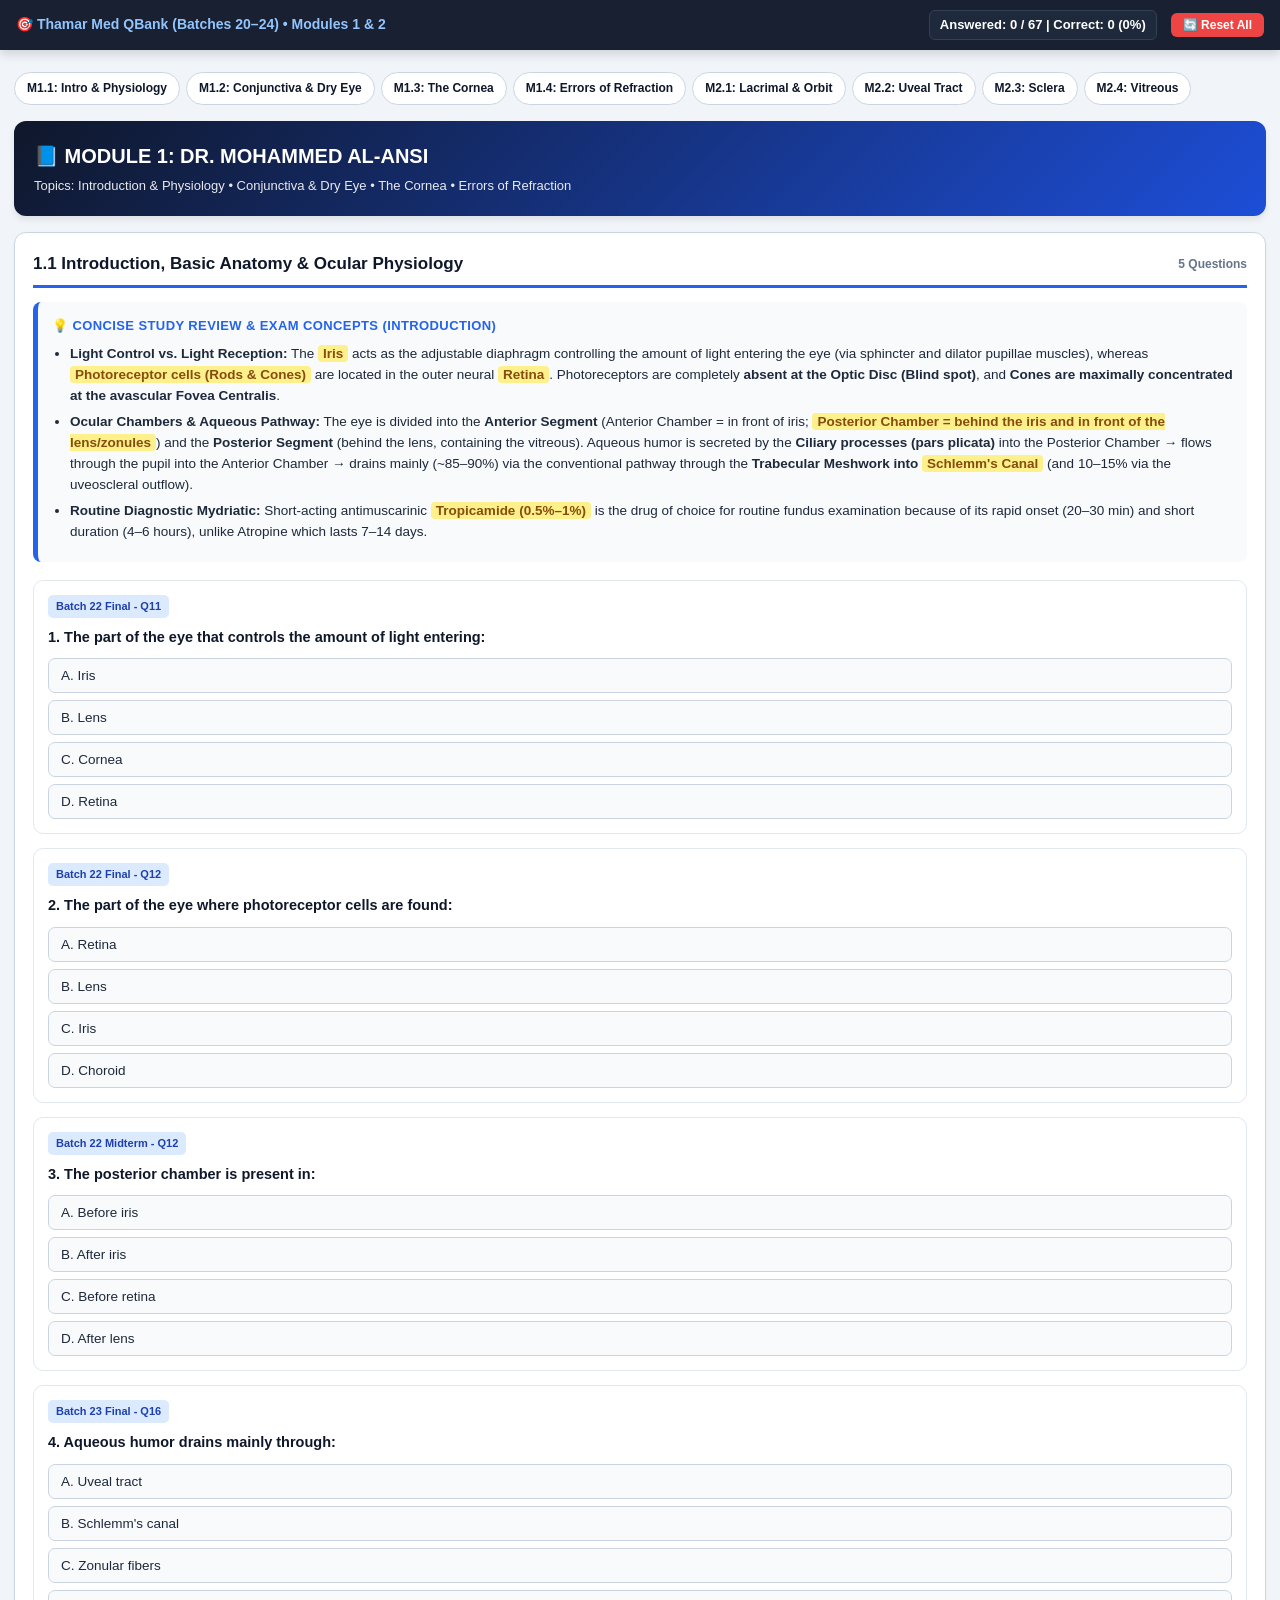
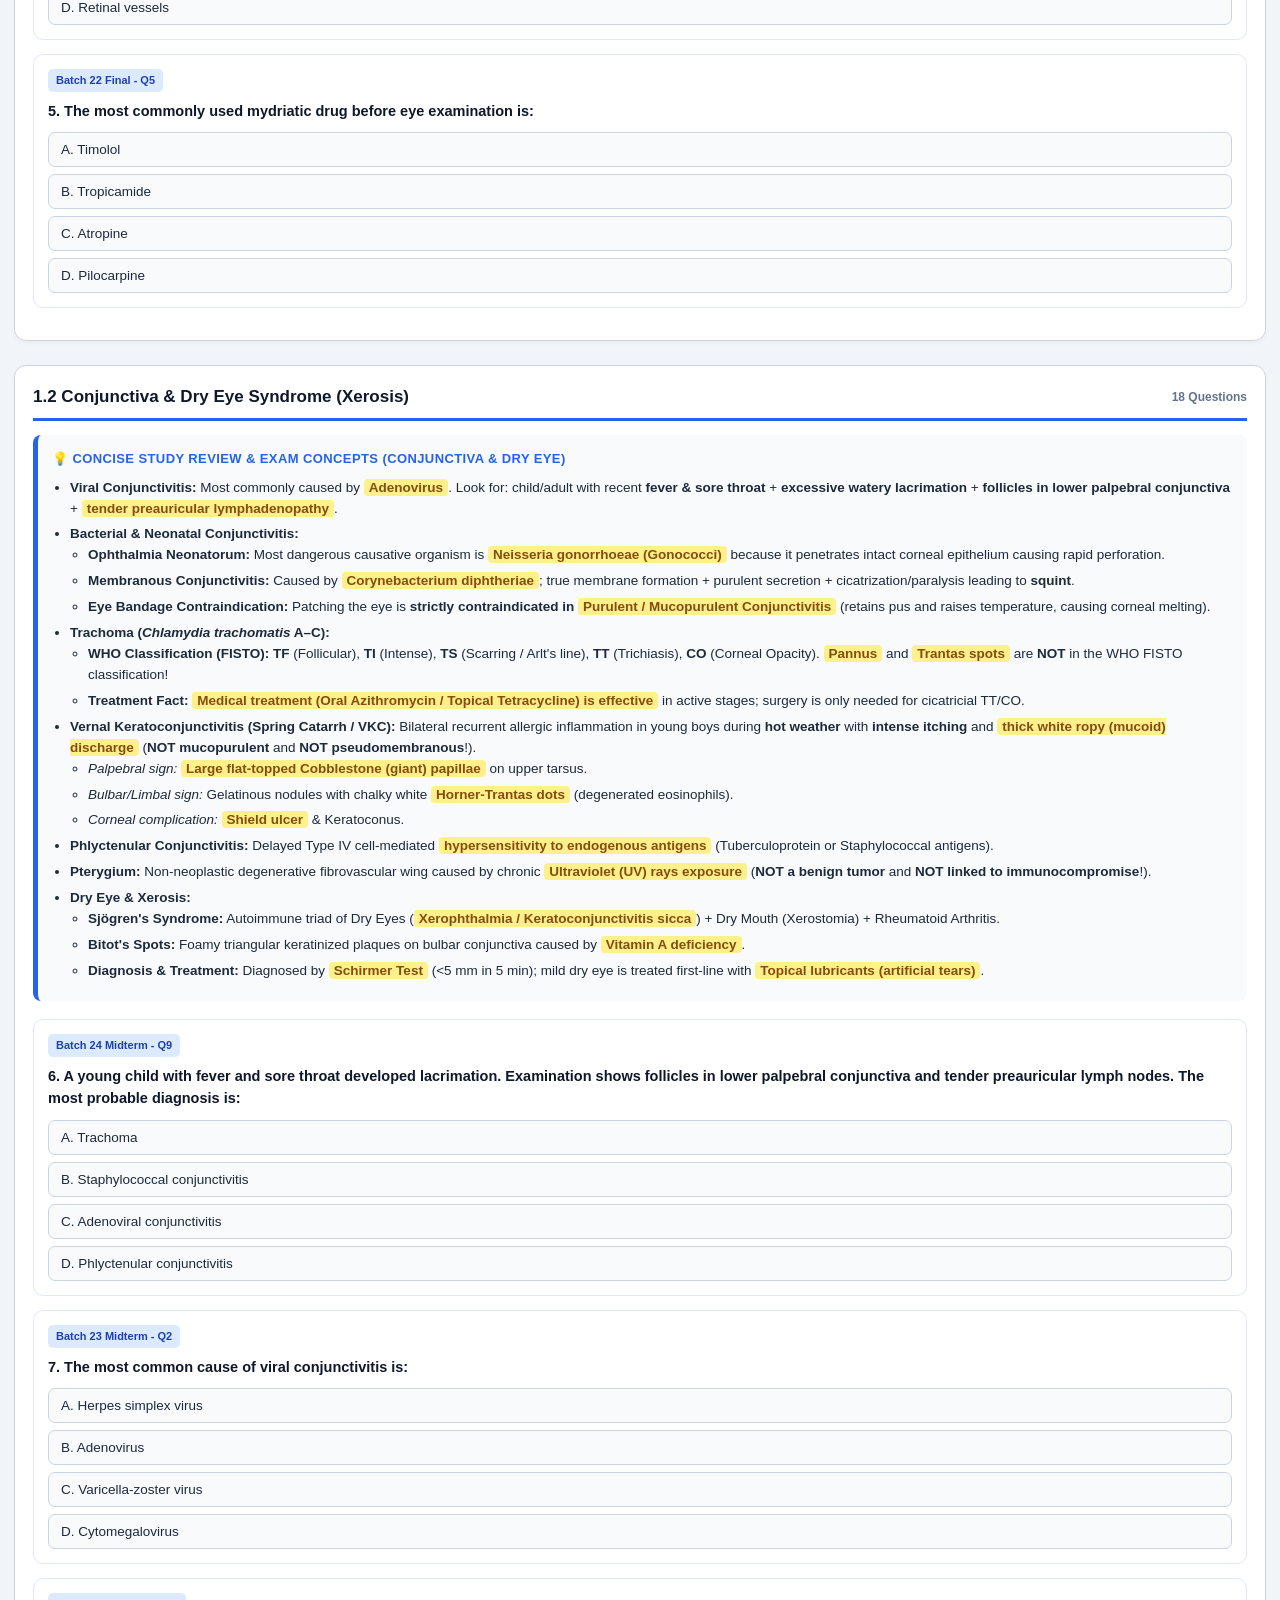
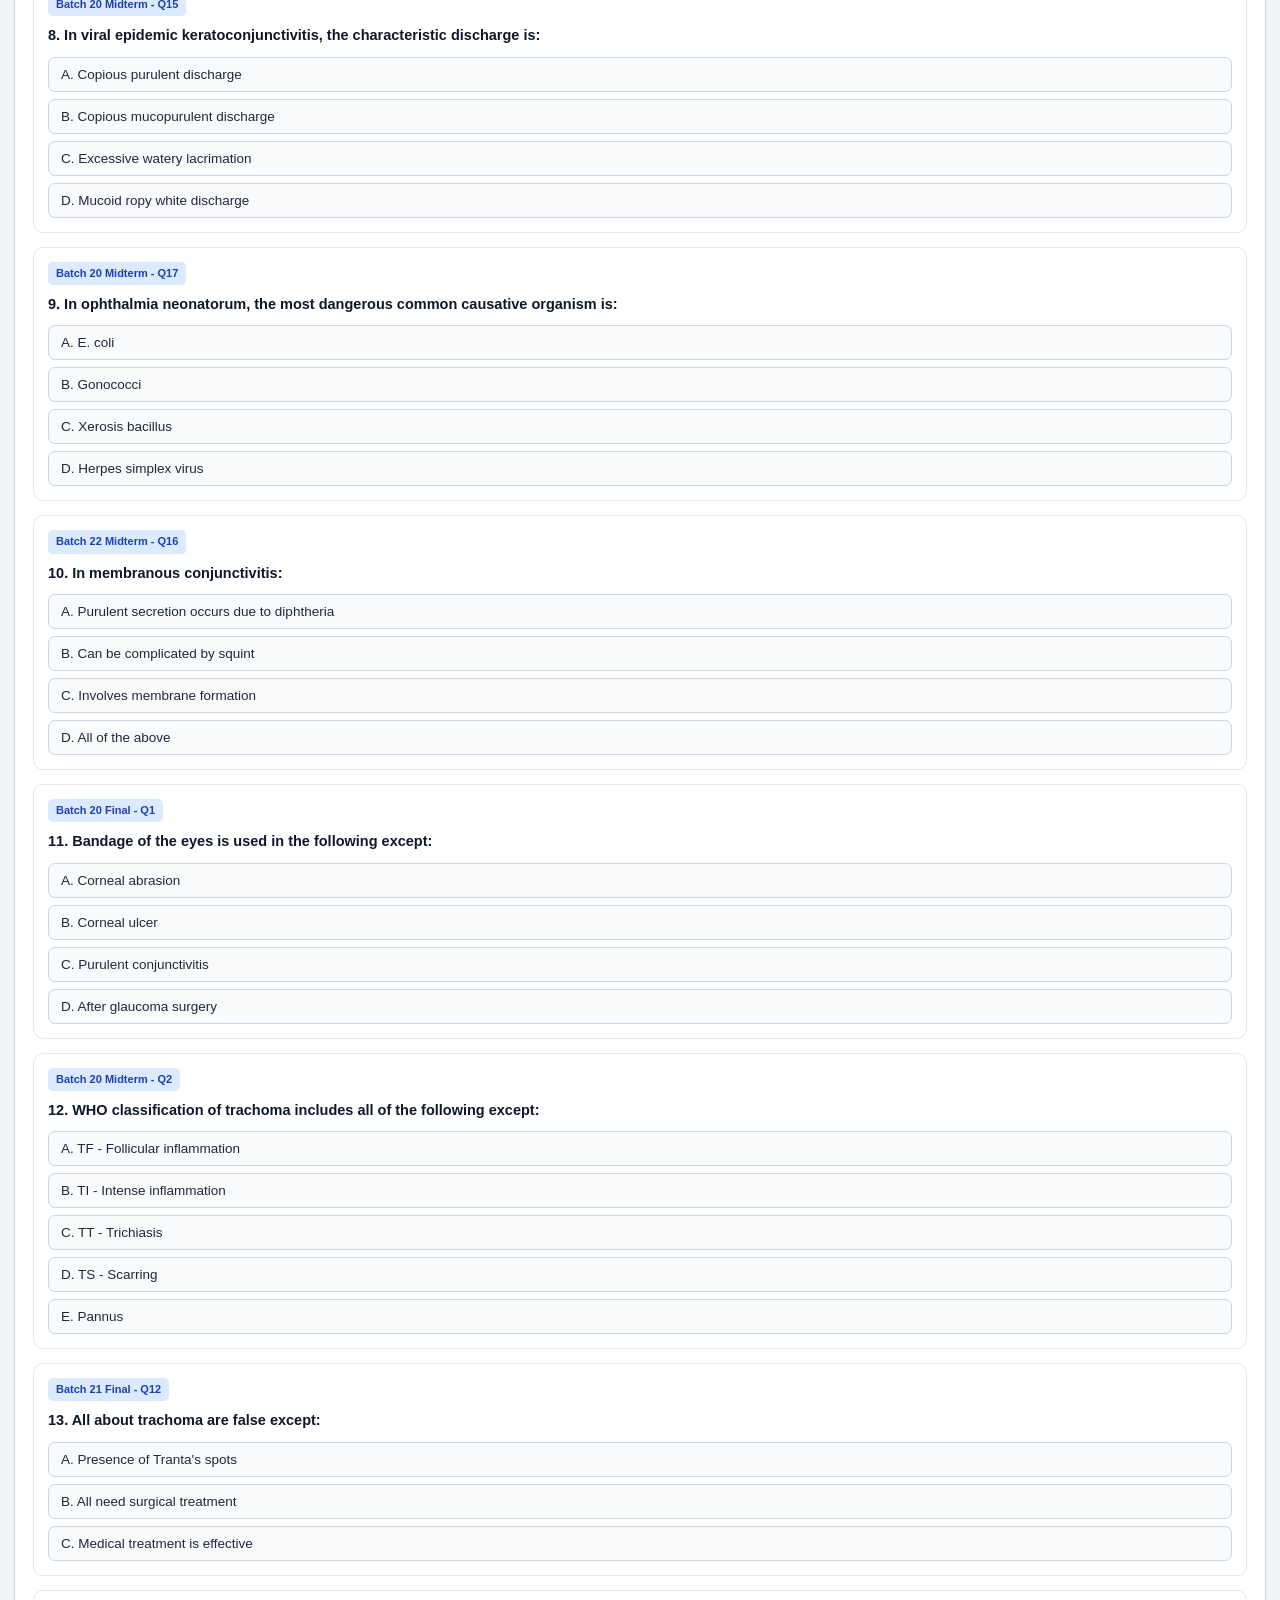
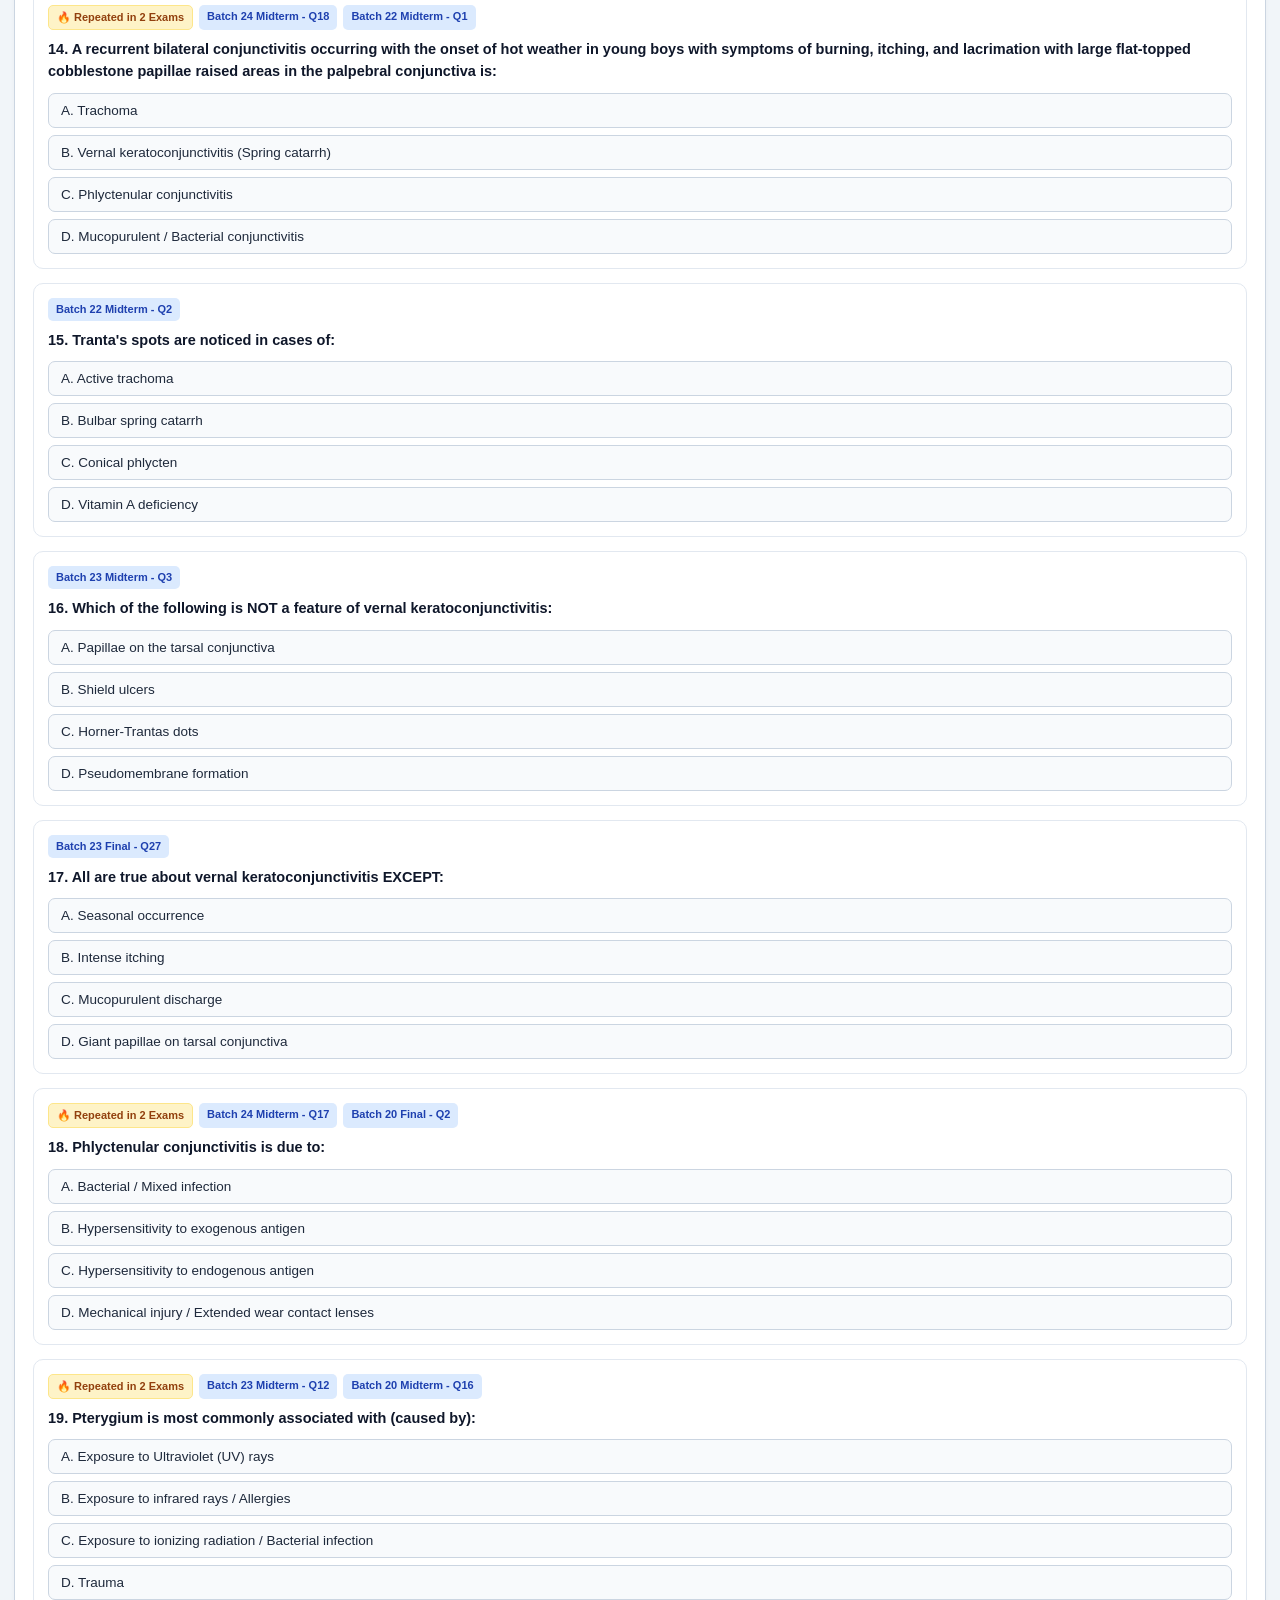
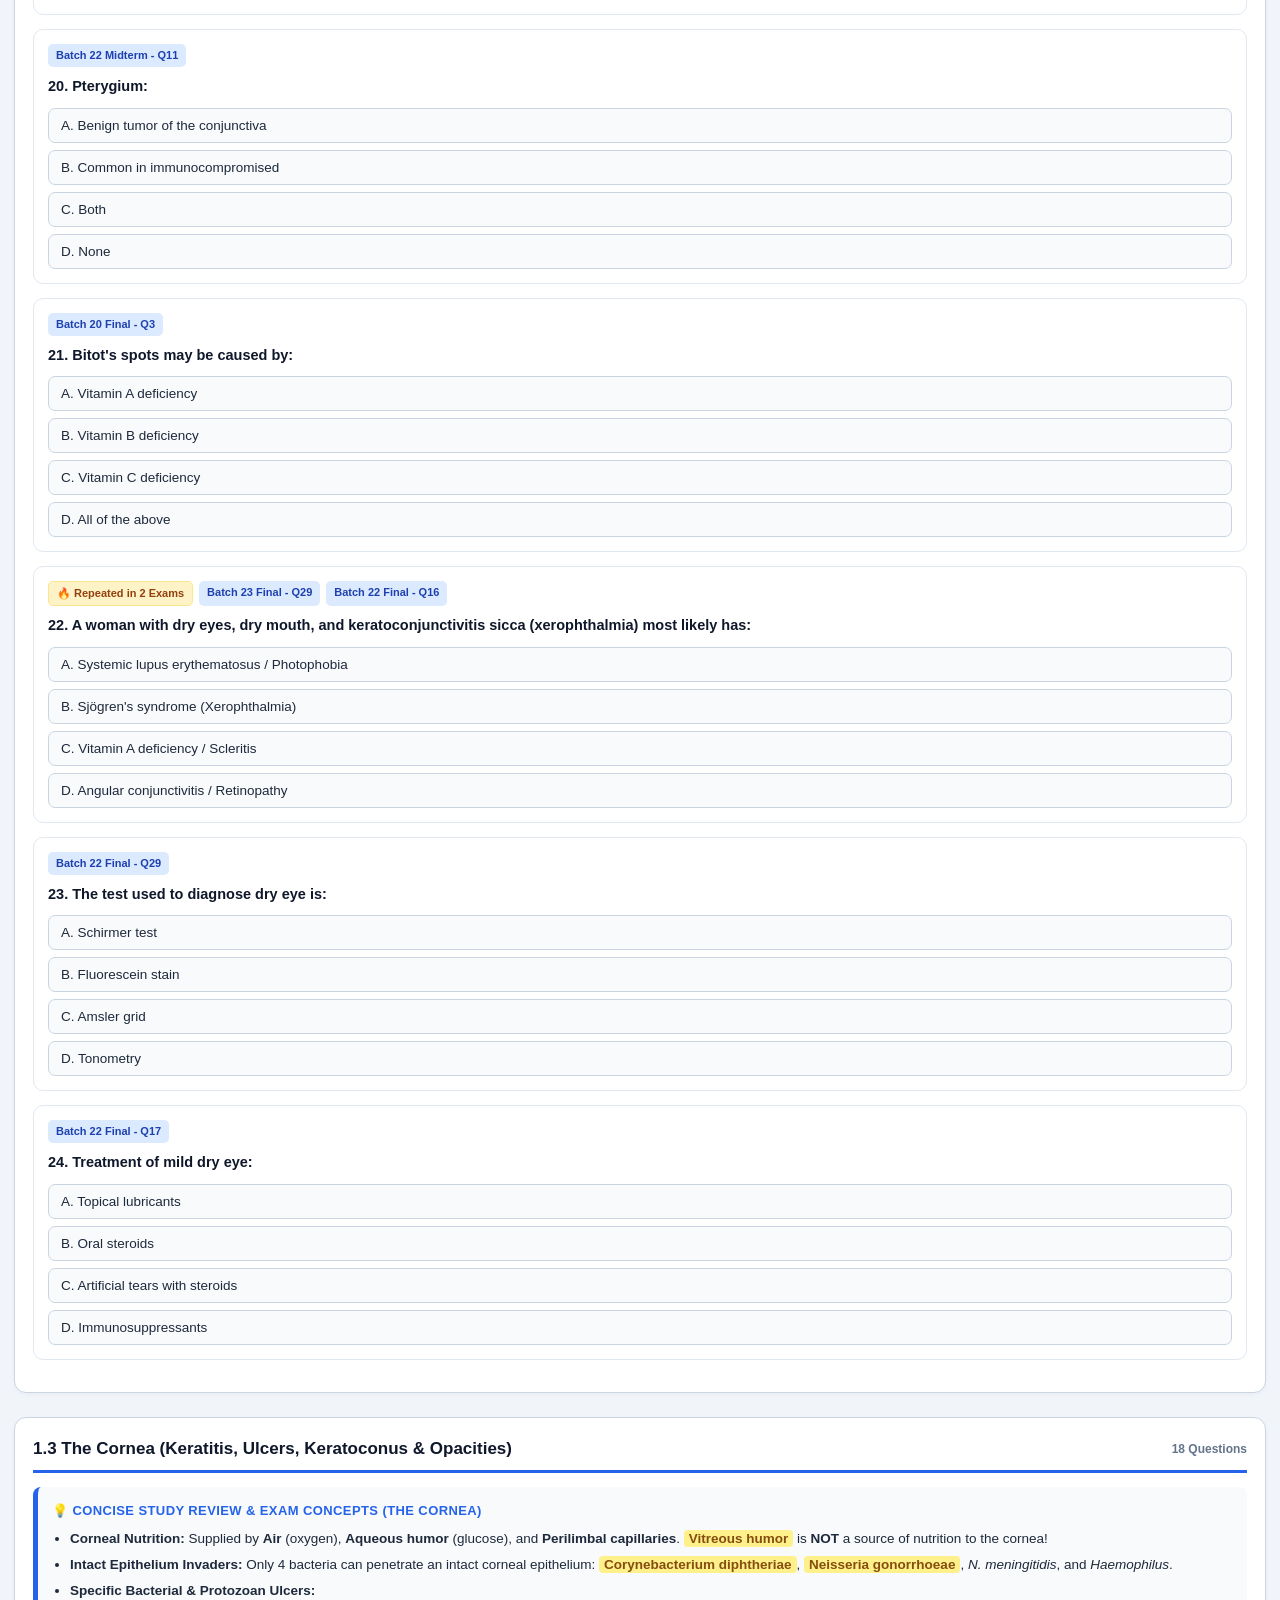
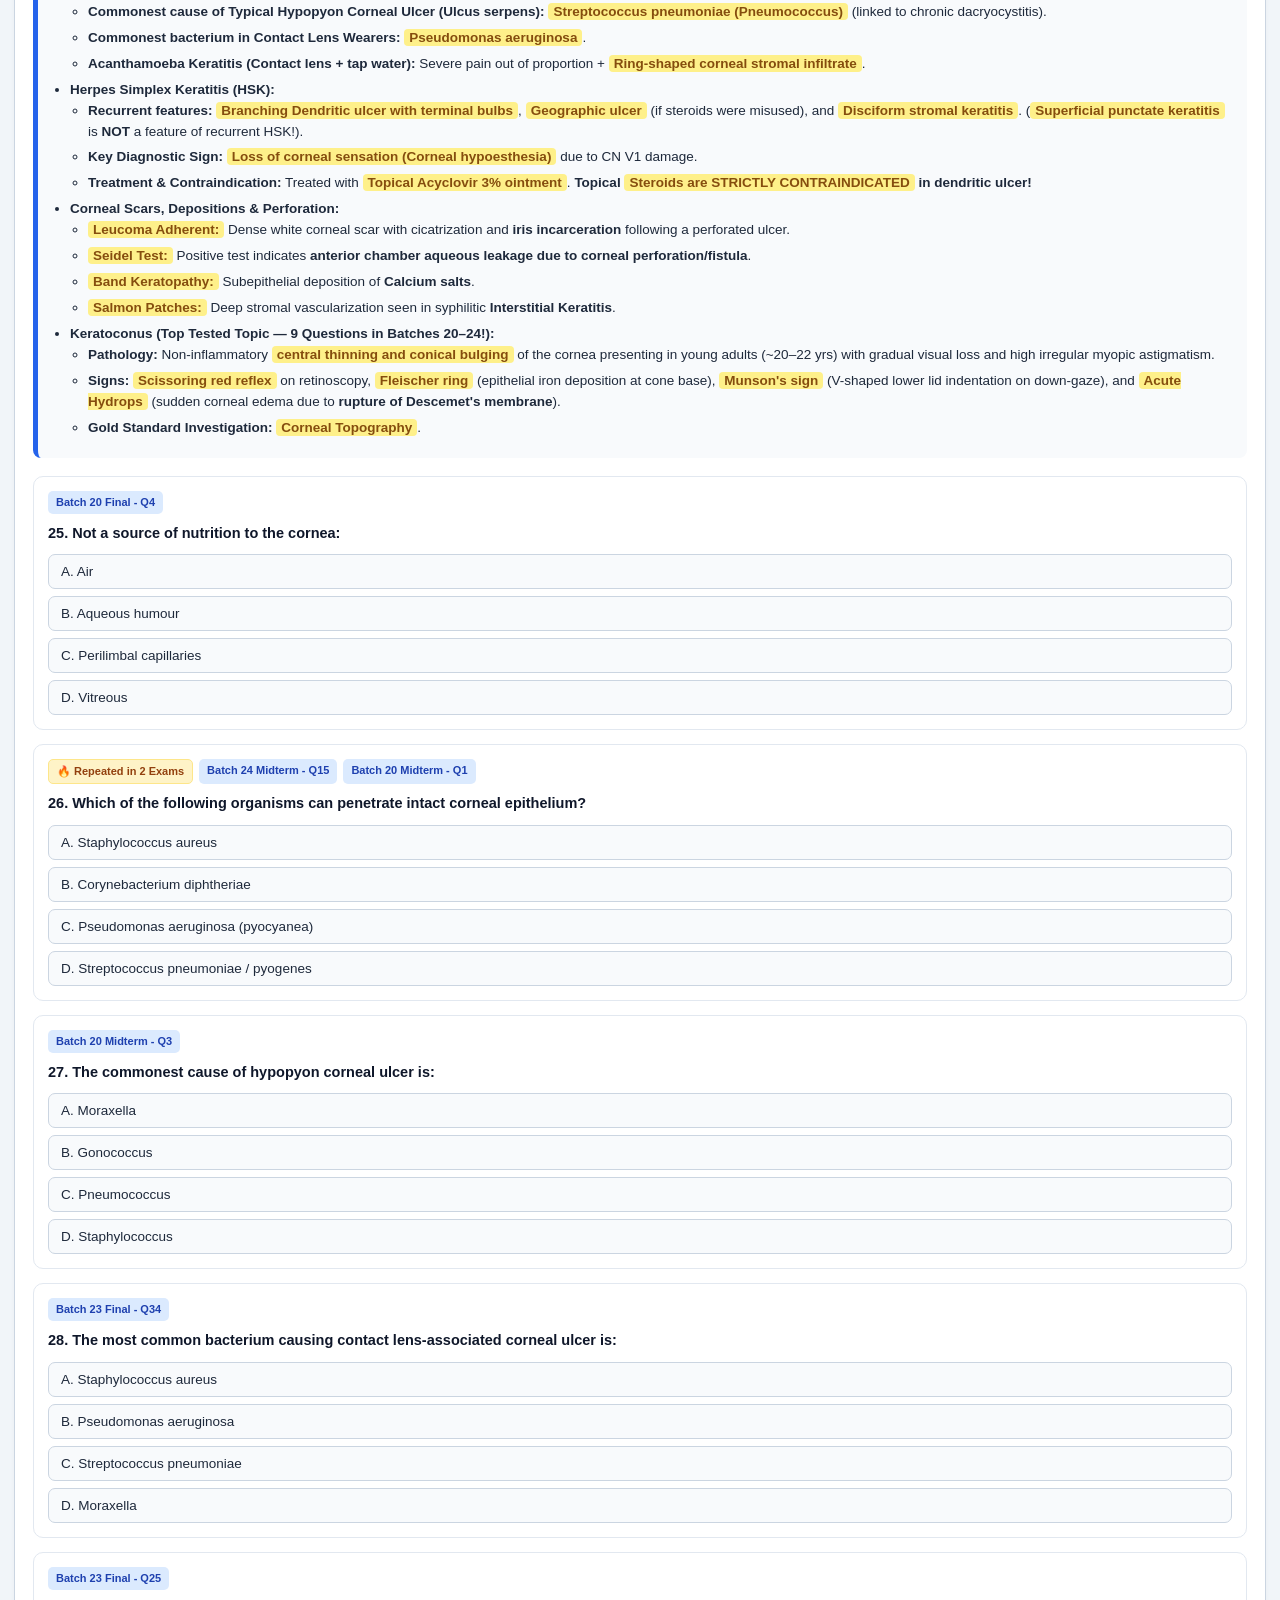
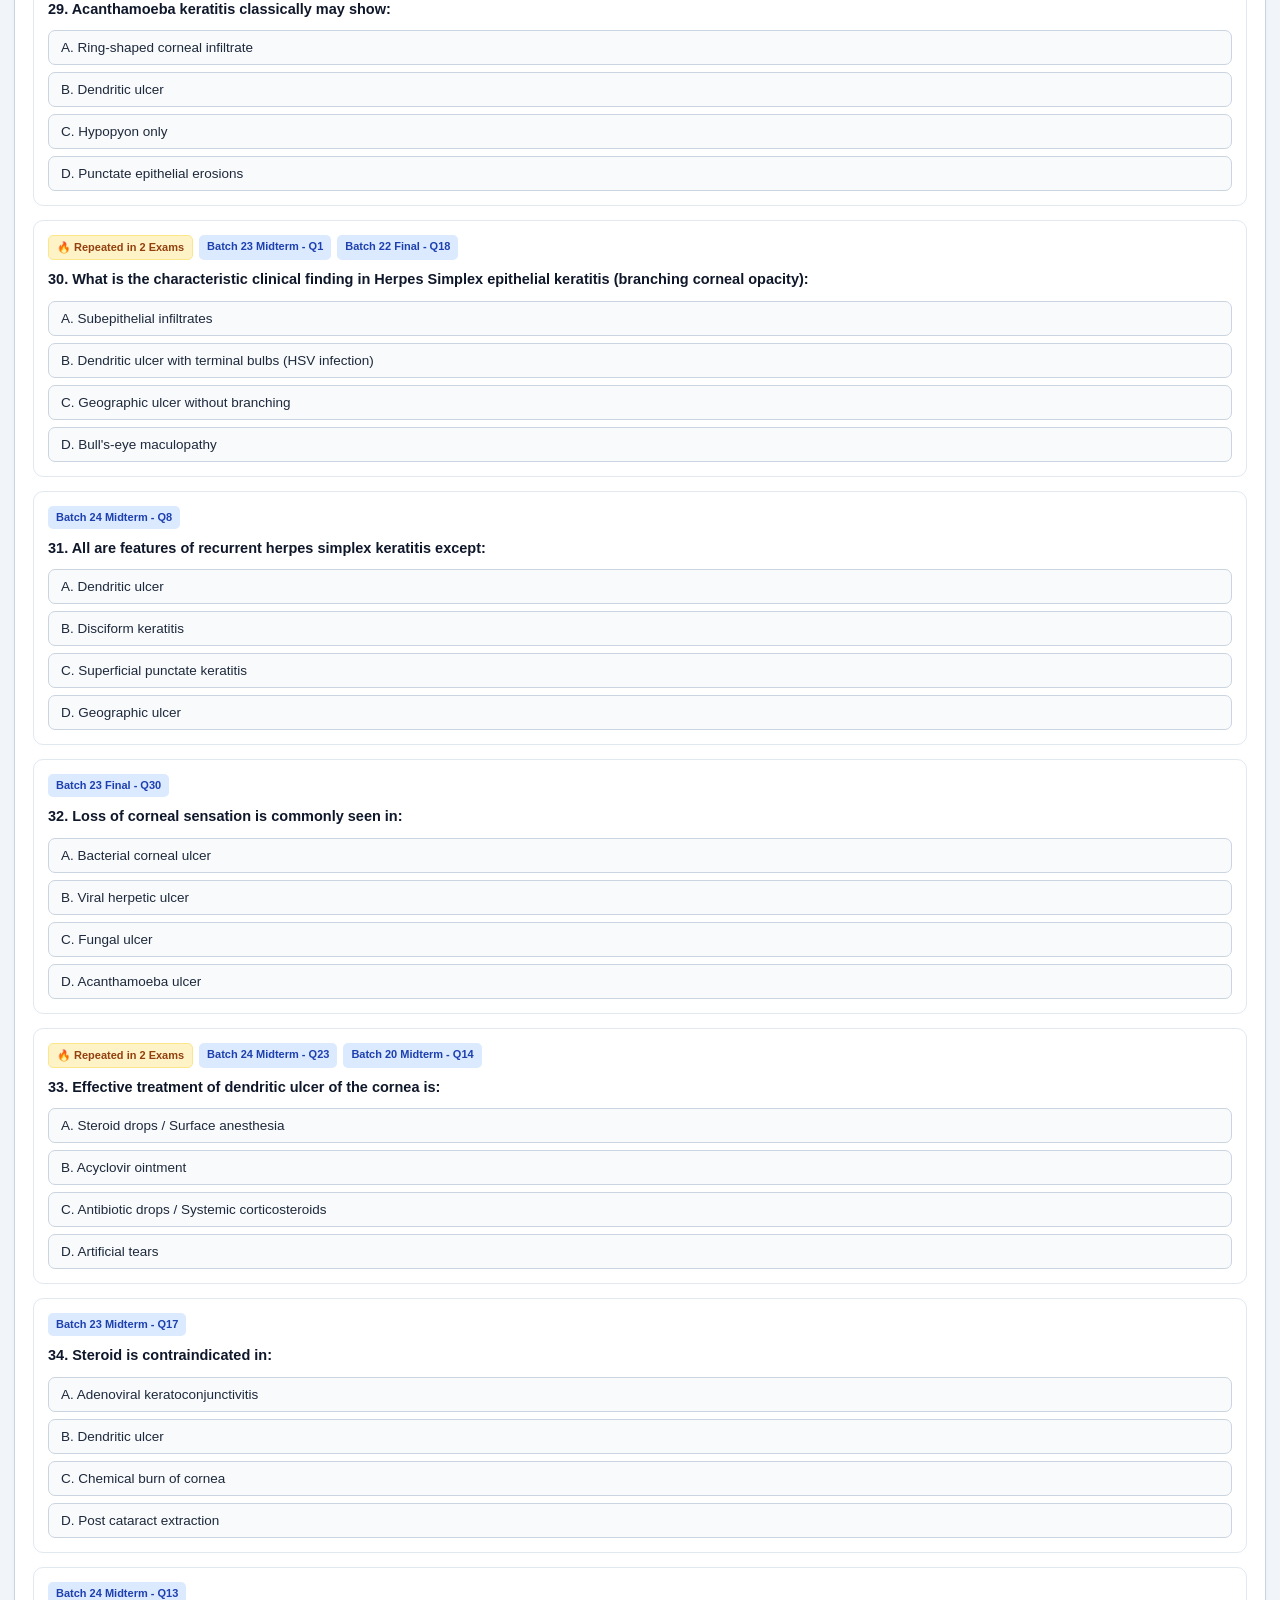
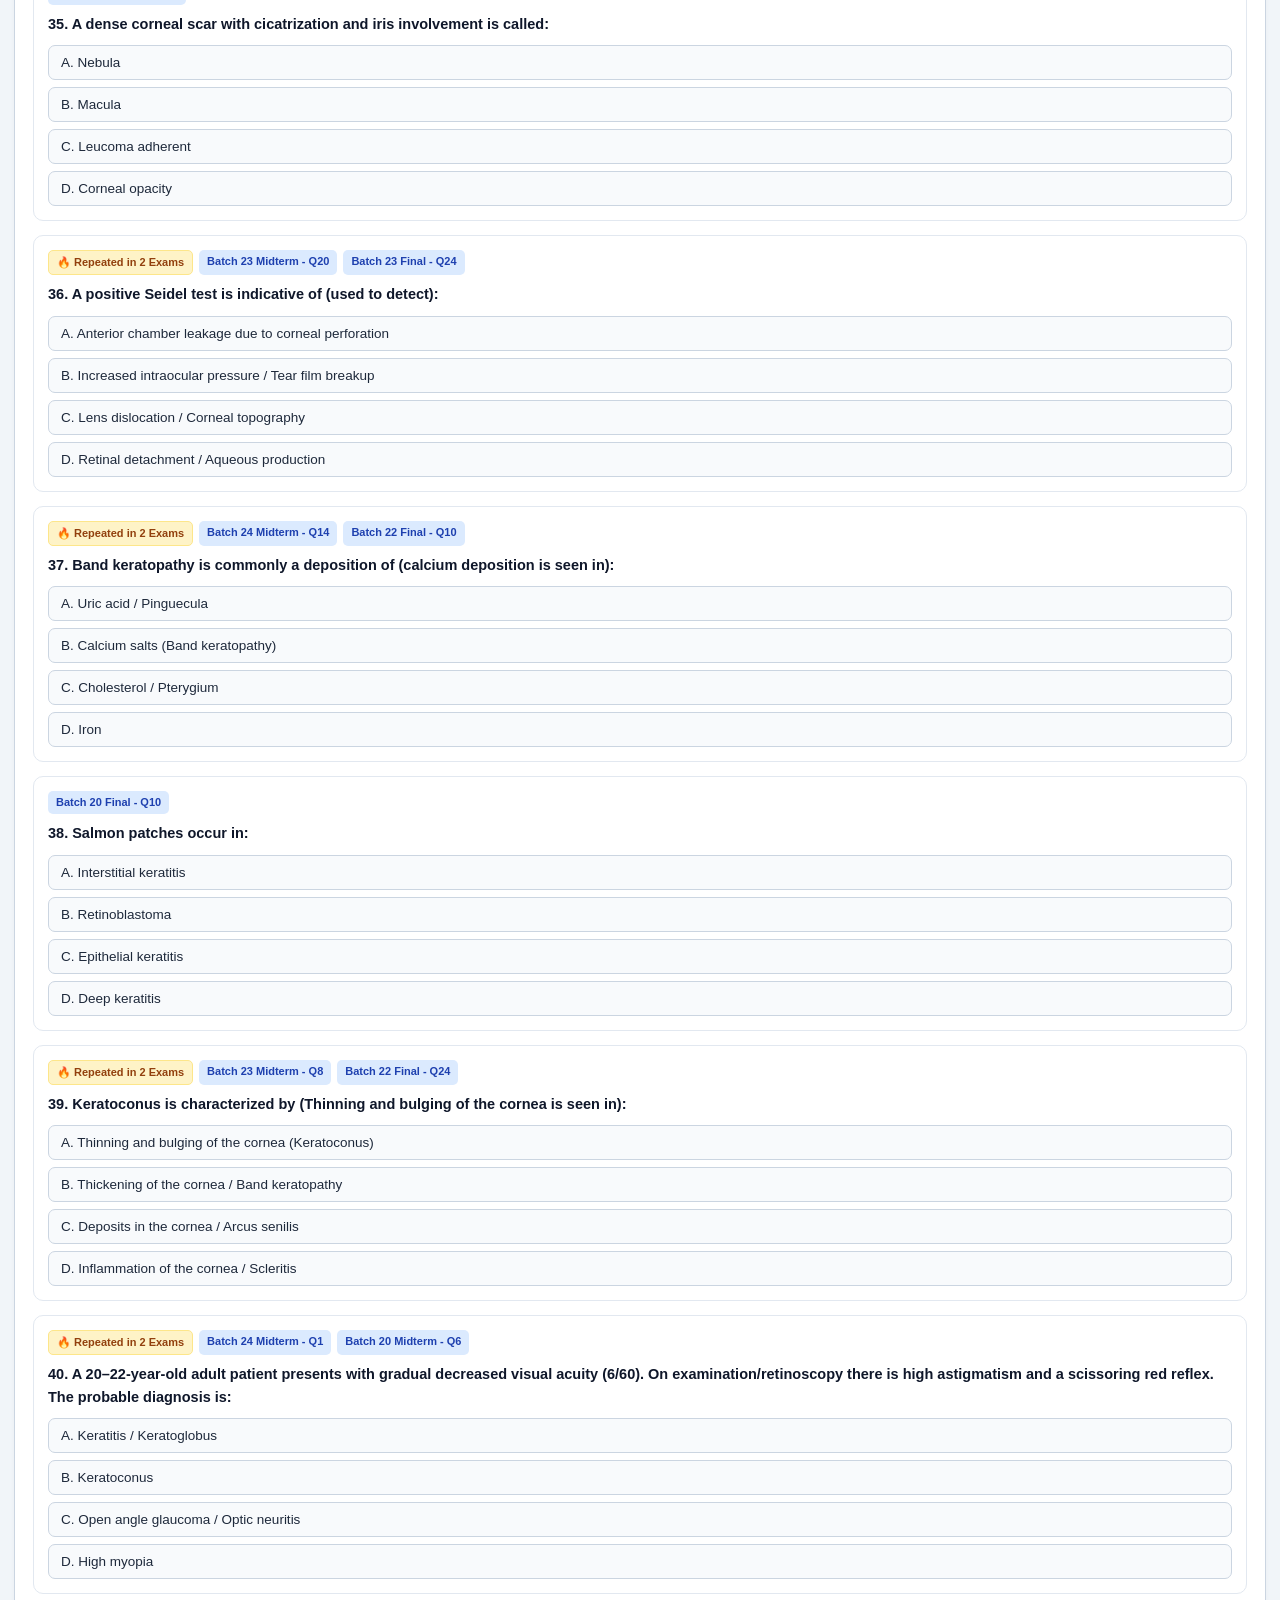
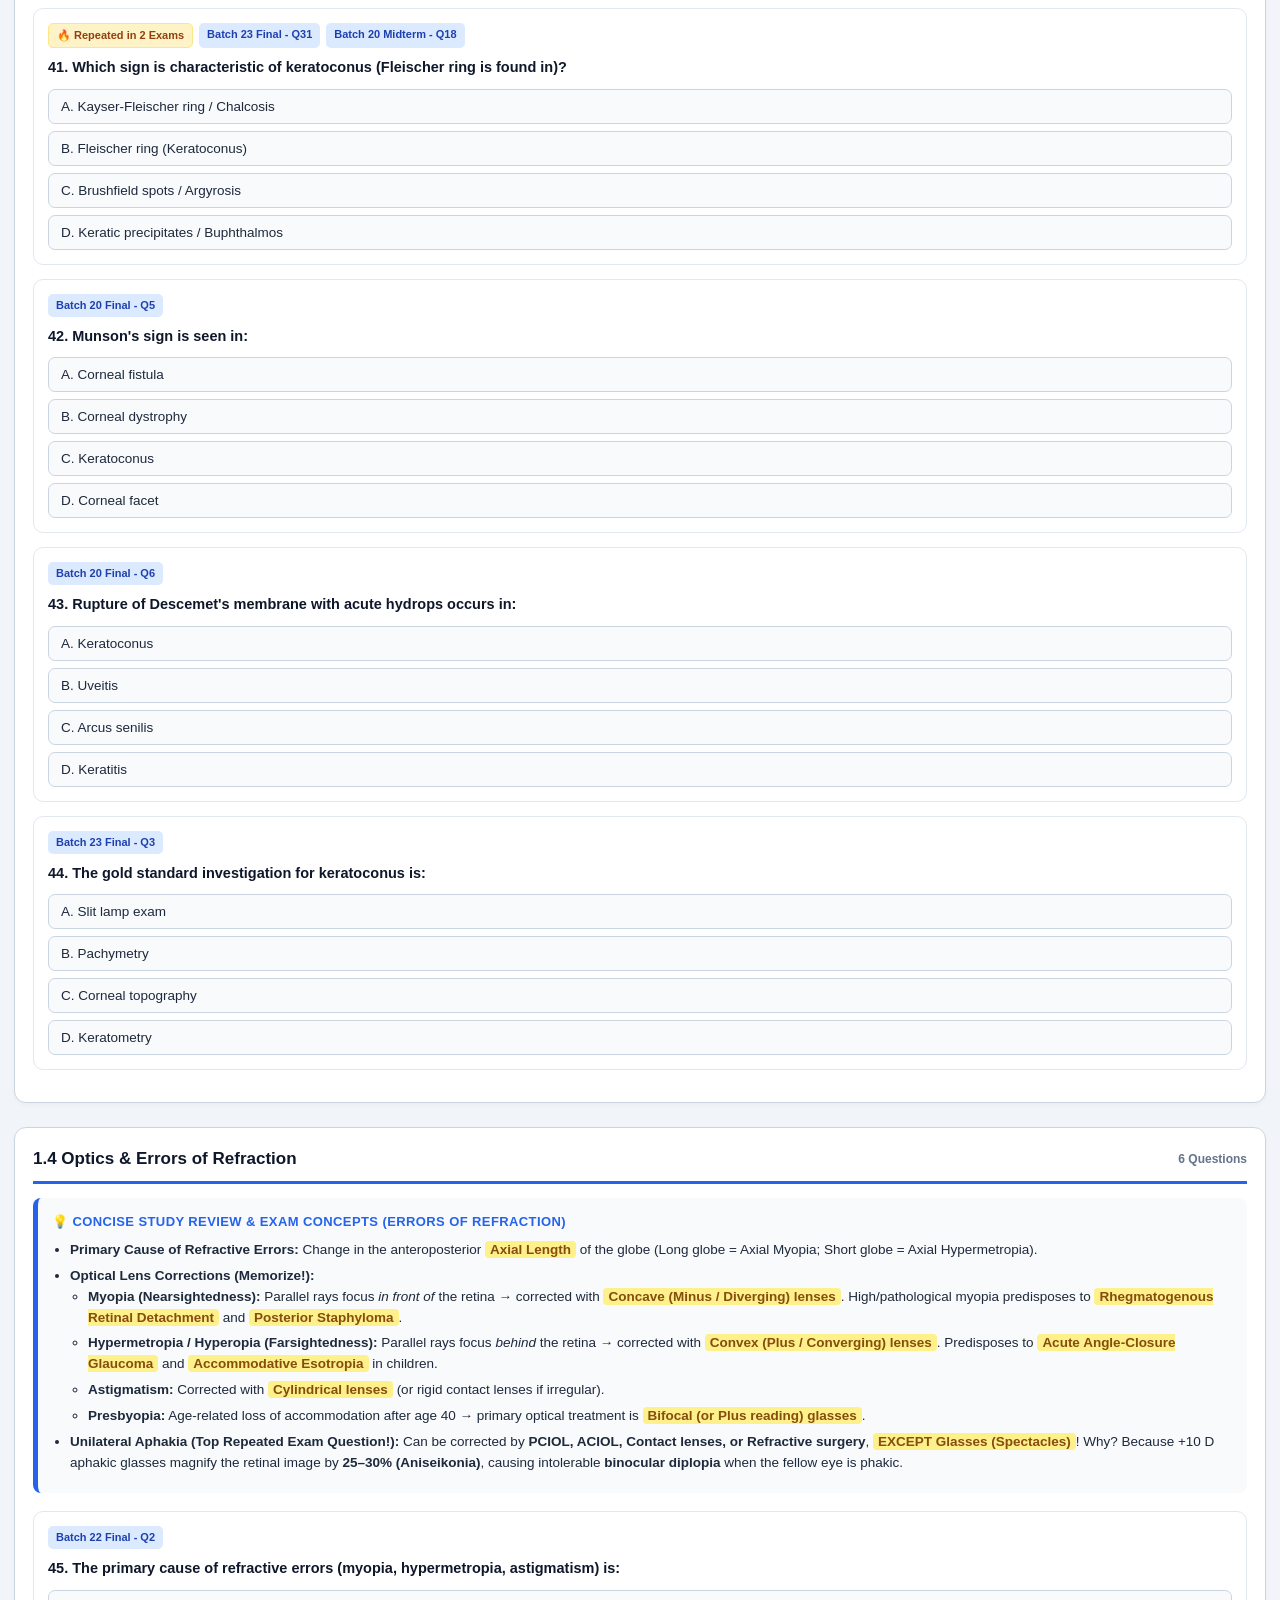
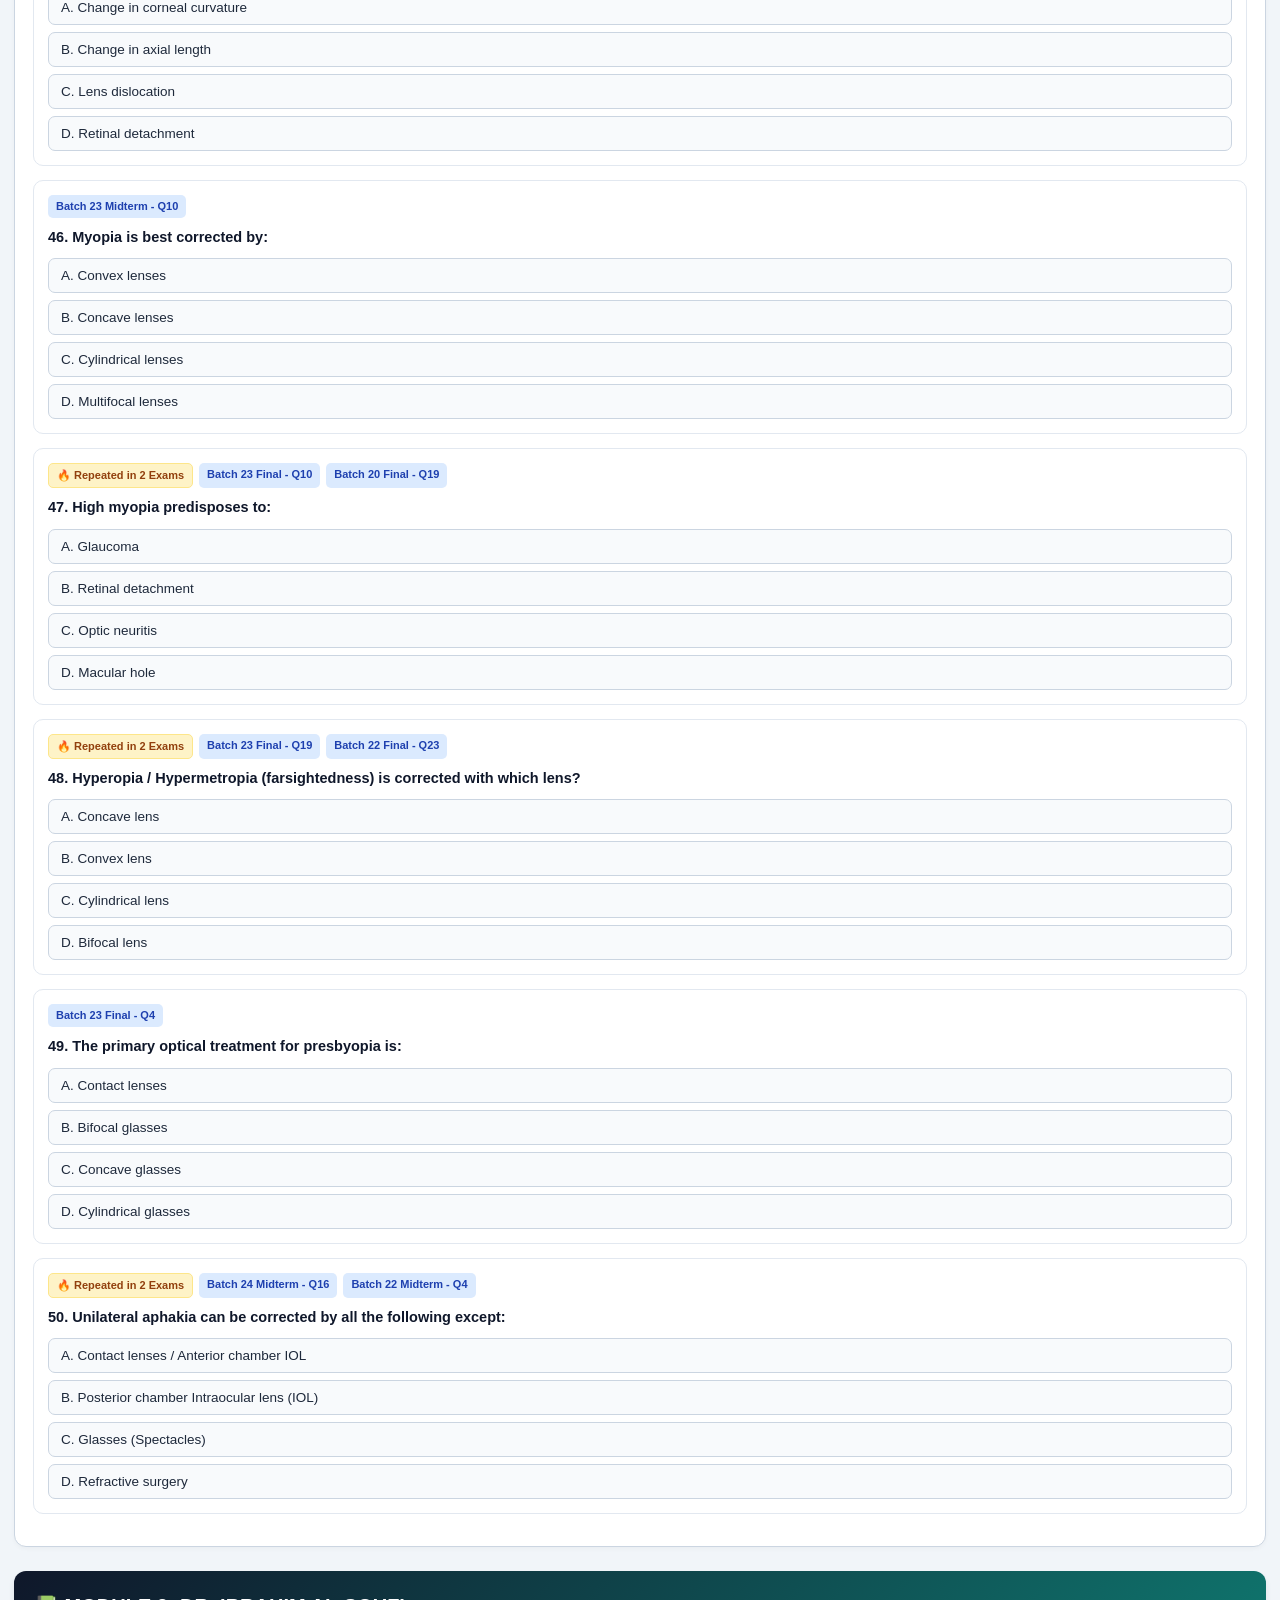
<file: public/assets/aistudio/test_8e89b0ec.html>
<!DOCTYPE html>
<html lang="en">
<head>
<meta charset="UTF-8">
<meta name="viewport" content="width=device-width, initial-scale=1.0">
<title>Thamar Ophthalmology QBank (Batches 20–24) — Modules 1 & 2</title>
<style>
  :root {
    --bg: #f1f5f9;
    --card: #ffffff;
    --primary: #0f172a;
    --accent: #2563eb;
    --accent-soft: #dbeafe;
    --mod2: #0d9488;
    --mod2-soft: #ccfbf1;
    --correct: #16a34a;
    --correct-bg: #dcfce7;
    --wrong: #dc2626;
    --wrong-bg: #fee2e2;
    --review-bg: #f8fafc;
    --border: #cbd5e1;
    --text: #1e293b;
  }
  * { box-sizing: border-box; margin: 0; padding: 0; }
  body {
    font-family: -apple-system, BlinkMacSystemFont, "Segoe UI", Roboto, Helvetica, Arial, sans-serif;
    background-color: var(--bg);
    color: var(--text);
    line-height: 1.55;
    padding: 14px;
    padding-top: 72px;
    font-size: 14px;
  }
  .sticky-bar {
    position: fixed; top: 0; left: 0; right: 0; z-index: 1000;
    background: rgba(15, 23, 42, 0.96); color: #fff;
    padding: 10px 16px; display: flex; justify-content: space-between; align-items: center;
    box-shadow: 0 4px 10px rgba(0,0,0,0.15); backdrop-filter: blur(6px);
    flex-wrap: wrap; gap: 10px;
  }
  .sticky-title { font-weight: 800; font-size: 14px; color: #93c5fd; }
  .score-box { display: flex; gap: 14px; align-items: center; font-size: 13px; font-weight: 700; }
  .score-pill { background: #1e293b; padding: 4px 10px; border-radius: 6px; border: 1px solid #334155; }
  .reset-btn {
    background: #ef4444; color: #fff; border: none; padding: 5px 12px;
    border-radius: 6px; font-weight: 700; cursor: pointer; font-size: 12px;
  }
  .reset-btn:hover { background: #dc2626; }

  .module-banner {
    background: linear-gradient(135deg, #0f172a, #1d4ed8);
    color: #fff; padding: 20px; border-radius: 12px; margin: 16px 0;
    box-shadow: 0 4px 6px rgba(0,0,0,0.08);
  }
  .module-banner.mod2 { background: linear-gradient(135deg, #0f172a, #0f766e); }
  .module-banner h1 { font-size: 20px; margin-bottom: 4px; }
  .module-banner p { font-size: 13px; opacity: 0.9; }

  .nav-pills { display: flex; gap: 6px; flex-wrap: wrap; margin-bottom: 16px; }
  .nav-pill {
    background: #fff; color: var(--primary); border: 1px solid var(--border);
    padding: 6px 12px; border-radius: 20px; text-decoration: none; font-size: 12px; font-weight: 700;
  }
  .nav-pill:hover { background: var(--accent); color: #fff; border-color: var(--accent); }

  .topic-section {
    background: var(--card); border: 1px solid var(--border);
    border-radius: 12px; padding: 18px; margin-bottom: 24px;
    box-shadow: 0 2px 4px rgba(0,0,0,0.03);
  }
  .topic-header {
    font-size: 17px; font-weight: 800; color: var(--primary);
    border-bottom: 3px solid var(--accent); padding-bottom: 8px; margin-bottom: 14px;
    display: flex; justify-content: space-between; align-items: center;
  }
  .topic-header.mod2-hdr { border-bottom-color: var(--mod2); }

  .study-review {
    background: var(--review-bg); border-left: 5px solid var(--accent);
    padding: 14px; border-radius: 8px; margin-bottom: 18px;
  }
  .study-review.mod2-rev { border-left-color: var(--mod2); }
  .sr-title {
    font-weight: 800; font-size: 13px; text-transform: uppercase;
    color: var(--accent); margin-bottom: 8px; display: block; letter-spacing: 0.4px;
  }
  .study-review.mod2-rev .sr-title { color: var(--mod2); }
  .study-review ul { padding-left: 18px; }
  .study-review li { margin-bottom: 5px; font-size: 13.5px; }
  .buzz { background: #fef08a; padding: 1px 5px; border-radius: 4px; font-weight: 700; color: #854d0e; }

  .q-card {
    border: 1px solid #e2e8f0; border-radius: 10px; padding: 14px;
    margin-bottom: 14px; background: #fff; transition: all 0.2s;
  }
  .q-tags { display: flex; flex-wrap: wrap; gap: 6px; margin-bottom: 8px; }
  .tag {
    background: var(--accent-soft); color: #1e40af; font-size: 11px;
    font-weight: 800; padding: 3px 8px; border-radius: 5px;
  }
  .tag.repeat { background: #fef3c7; color: #92400e; border: 1px solid #fde68a; }
  .tag.mod2-tag { background: var(--mod2-soft); color: #115e59; }
  .q-stem { font-weight: 700; font-size: 14.5px; margin-bottom: 10px; color: #0f172a; }
  .options { display: flex; flex-direction: column; gap: 7px; }
  .opt-btn {
    text-align: left; background: #f8fafc; border: 1px solid #cbd5e1;
    padding: 9px 12px; border-radius: 7px; cursor: pointer; font-size: 13.5px;
    color: #1e293b; font-weight: 500; transition: all 0.15s;
  }
  .opt-btn:hover:not(.disabled) { background: #e2e8f0; border-color: #94a3b8; }
  .opt-btn.correct {
    background: var(--correct-bg) !important; border-color: var(--correct) !important;
    color: #14532d !important; font-weight: 700;
  }
  .opt-btn.wrong {
    background: var(--wrong-bg) !important; border-color: var(--wrong) !important;
    color: #7f1d1d !important; text-decoration: line-through;
  }
  .opt-btn.disabled { cursor: default; }
  .rationale {
    display: none; margin-top: 10px; padding: 10px 12px; border-radius: 7px;
    background: #eff6ff; border-left: 4px solid var(--accent); font-size: 13px; color: #1e3a8a;
  }
  .rationale.show { display: block; }
</style>
</head>
<body>

<div class="sticky-bar">
  <div class="sticky-title">🎯 Thamar Med QBank (Batches 20–24) • Modules 1 &amp; 2</div>
  <div class="score-box">
    <span class="score-pill" id="score-text">Answered: 0 / 61 | Correct: 0 (0%)</span>
    <button class="reset-btn" onclick="resetAll()">🔄 Reset All</button>
  </div>
</div>

<div class="nav-pills">
  <a href="#m1-t1" class="nav-pill">M1.1: Intro &amp; Physiology</a>
  <a href="#m1-t2" class="nav-pill">M1.2: Conjunctiva &amp; Dry Eye</a>
  <a href="#m1-t3" class="nav-pill">M1.3: The Cornea</a>
  <a href="#m1-t4" class="nav-pill">M1.4: Errors of Refraction</a>
  <a href="#m2-t1" class="nav-pill">M2.1: Lacrimal &amp; Orbit</a>
  <a href="#m2-t2" class="nav-pill">M2.2: Uveal Tract</a>
  <a href="#m2-t3" class="nav-pill">M2.3: Sclera</a>
  <a href="#m2-t4" class="nav-pill">M2.4: Vitreous</a>
</div>

<!-- ================================================================= -->
<!-- MODULE 1: DR. MOHAMMED AL-ANSI -->
<!-- ================================================================= -->
<div class="module-banner">
  <h1>📘 MODULE 1: DR. MOHAMMED AL-ANSI</h1>
  <p>Topics: Introduction &amp; Physiology • Conjunctiva &amp; Dry Eye • The Cornea • Errors of Refraction</p>
</div>

<!-- TOPIC 1.1: INTRODUCTION -->
<div id="m1-t1" class="topic-section">
  <div class="topic-header">
    <span>1.1 Introduction, Basic Anatomy &amp; Ocular Physiology</span>
    <span style="font-size:12px; color:#64748b;">5 Questions</span>
  </div>

  <div class="study-review">
    <span class="sr-title">💡 Concise Study Review &amp; Exam Concepts (Introduction)</span>
    <ul>
      <li><b>Light Control vs. Light Reception:</b> The <span class="buzz">Iris</span> acts as the adjustable diaphragm controlling the amount of light entering the eye (via sphincter and dilator pupillae muscles), whereas <span class="buzz">Photoreceptor cells (Rods &amp; Cones)</span> are located in the outer neural <span class="buzz">Retina</span>. Photoreceptors are completely <b>absent at the Optic Disc (Blind spot)</b>, and <b>Cones are maximally concentrated at the avascular Fovea Centralis</b>.</li>
      <li><b>Ocular Chambers &amp; Aqueous Pathway:</b> The eye is divided into the <b>Anterior Segment</b> (Anterior Chamber = in front of iris; <span class="buzz">Posterior Chamber = behind the iris and in front of the lens/zonules</span>) and the <b>Posterior Segment</b> (behind the lens, containing the vitreous). Aqueous humor is secreted by the <b>Ciliary processes (pars plicata)</b> into the Posterior Chamber → flows through the pupil into the Anterior Chamber → drains mainly (~85–90%) via the conventional pathway through the <b>Trabecular Meshwork into <span class="buzz">Schlemm's Canal</span></b> (and 10–15% via the uveoscleral outflow).</li>
      <li><b>Routine Diagnostic Mydriatic:</b> Short-acting antimuscarinic <span class="buzz">Tropicamide (0.5%–1%)</span> is the drug of choice for routine fundus examination because of its rapid onset (20–30 min) and short duration (4–6 hours), unlike Atropine which lasts 7–14 days.</li>
    </ul>
  </div>

  <!-- Q1 -->
  <div class="q-card" data-answer="A">
    <div class="q-tags">
      <span class="tag">Batch 22 Final - Q11</span>
    </div>
    <div class="q-stem">1. The part of the eye that controls the amount of light entering:</div>
    <div class="options">
      <button class="opt-btn" onclick="checkAns(this, 'A')">A. Iris</button>
      <button class="opt-btn" onclick="checkAns(this, 'B')">B. Lens</button>
      <button class="opt-btn" onclick="checkAns(this, 'C')">C. Cornea</button>
      <button class="opt-btn" onclick="checkAns(this, 'D')">D. Retina</button>
    </div>
    <div class="rationale"><b>Correct Answer: A (Iris).</b><br><b>Rationale:</b> The iris regulates pupillary aperture size via the parasympathetic sphincter pupillae (miosis in bright light) and sympathetic dilator pupillae (mydriasis in dim light), thereby controlling the amount of light reaching the retina.</div>
  </div>

  <!-- Q2 -->
  <div class="q-card" data-answer="A">
    <div class="q-tags">
      <span class="tag">Batch 22 Final - Q12</span>
    </div>
    <div class="q-stem">2. The part of the eye where photoreceptor cells are found:</div>
    <div class="options">
      <button class="opt-btn" onclick="checkAns(this, 'A')">A. Retina</button>
      <button class="opt-btn" onclick="checkAns(this, 'B')">B. Lens</button>
      <button class="opt-btn" onclick="checkAns(this, 'C')">C. Iris</button>
      <button class="opt-btn" onclick="checkAns(this, 'D')">D. Choroid</button>
    </div>
    <div class="rationale"><b>Correct Answer: A (Retina).</b><br><b>Rationale:</b> Rods and cones are the outer neurosensory photoreceptor cells of the retina that convert light energy into electrical neural impulses (phototransduction).</div>
  </div>

  <!-- Q3 -->
  <div class="q-card" data-answer="B">
    <div class="q-tags">
      <span class="tag">Batch 22 Midterm - Q12</span>
    </div>
    <div class="q-stem">3. The posterior chamber is present in:</div>
    <div class="options">
      <button class="opt-btn" onclick="checkAns(this, 'A')">A. Before iris</button>
      <button class="opt-btn" onclick="checkAns(this, 'B')">B. After iris</button>
      <button class="opt-btn" onclick="checkAns(this, 'C')">C. Before retina</button>
      <button class="opt-btn" onclick="checkAns(this, 'D')">D. After lens</button>
    </div>
    <div class="rationale"><b>Correct Answer: B (After iris).</b><br><b>Rationale:</b> The posterior chamber is the narrow aqueous-filled space located immediately <b>behind (after) the iris</b> and in front of the crystalline lens and zonular fibers. (Behind the lens is the vitreous cavity/posterior segment).</div>
  </div>

  <!-- Q4 -->
  <div class="q-card" data-answer="B">
    <div class="q-tags">
      <span class="tag">Batch 23 Final - Q16</span>
    </div>
    <div class="q-stem">4. Aqueous humor drains mainly through:</div>
    <div class="options">
      <button class="opt-btn" onclick="checkAns(this, 'A')">A. Uveal tract</button>
      <button class="opt-btn" onclick="checkAns(this, 'B')">B. Schlemm's canal</button>
      <button class="opt-btn" onclick="checkAns(this, 'C')">C. Zonular fibers</button>
      <button class="opt-btn" onclick="checkAns(this, 'D')">D. Retinal vessels</button>
    </div>
    <div class="rationale"><b>Correct Answer: B (Schlemm's canal).</b><br><b>Rationale:</b> About 85–90% of aqueous humor drains through the conventional trabecular pathway (Trabecular meshwork → Schlemm's canal → Aqueous veins → Episcleral veins).</div>
  </div>

  <!-- Q5 -->
  <div class="q-card" data-answer="B">
    <div class="q-tags">
      <span class="tag">Batch 22 Final - Q5</span>
    </div>
    <div class="q-stem">5. The most commonly used mydriatic drug before eye examination is:</div>
    <div class="options">
      <button class="opt-btn" onclick="checkAns(this, 'A')">A. Timolol</button>
      <button class="opt-btn" onclick="checkAns(this, 'B')">B. Tropicamide</button>
      <button class="opt-btn" onclick="checkAns(this, 'C')">C. Atropine</button>
      <button class="opt-btn" onclick="checkAns(this, 'D')">D. Pilocarpine</button>
    </div>
    <div class="rationale"><b>Correct Answer: B (Tropicamide).</b><br><b>Rationale:</b> Tropicamide (0.5–1%) is the standard diagnostic mydriatic for ophthalmoscopy due to its fast onset (20 min) and short duration (~4–6 hrs), avoiding prolonged cycloplegia.</div>
  </div>
</div>

<!-- TOPIC 1.2: CONJUNCTIVA & DRY EYE -->
<div id="m1-t2" class="topic-section">
  <div class="topic-header">
    <span>1.2 Conjunctiva &amp; Dry Eye Syndrome (Xerosis)</span>
    <span style="font-size:12px; color:#64748b;">18 Questions</span>
  </div>

  <div class="study-review">
    <span class="sr-title">💡 Concise Study Review &amp; Exam Concepts (Conjunctiva &amp; Dry Eye)</span>
    <ul>
      <li><b>Viral Conjunctivitis:</b> Most commonly caused by <span class="buzz">Adenovirus</span>. Look for: child/adult with recent <b>fever &amp; sore throat</b> + <b>excessive watery lacrimation</b> + <b>follicles in lower palpebral conjunctiva</b> + <span class="buzz">tender preauricular lymphadenopathy</span>.</li>
      <li><b>Bacterial &amp; Neonatal Conjunctivitis:</b>
        <ul>
          <li><b>Ophthalmia Neonatorum:</b> Most dangerous causative organism is <span class="buzz">Neisseria gonorrhoeae (Gonococci)</span> because it penetrates intact corneal epithelium causing rapid perforation.</li>
          <li><b>Membranous Conjunctivitis:</b> Caused by <span class="buzz">Corynebacterium diphtheriae</span>; true membrane formation + purulent secretion + cicatrization/paralysis leading to <b>squint</b>.</li>
          <li><b>Eye Bandage Contraindication:</b> Patching the eye is <b>strictly contraindicated in <span class="buzz">Purulent / Mucopurulent Conjunctivitis</span></b> (retains pus and raises temperature, causing corneal melting).</li>
        </ul>
      </li>
      <li><b>Trachoma (<i>Chlamydia trachomatis</i> A–C):</b>
        <ul>
          <li><b>WHO Classification (FISTO):</b> <b>TF</b> (Follicular), <b>TI</b> (Intense), <b>TS</b> (Scarring / Arlt's line), <b>TT</b> (Trichiasis), <b>CO</b> (Corneal Opacity). <span class="buzz">Pannus</span> and <span class="buzz">Trantas spots</span> are <b>NOT</b> in the WHO FISTO classification!</li>
          <li><b>Treatment Fact:</b> <span class="buzz">Medical treatment (Oral Azithromycin / Topical Tetracycline) is effective</span> in active stages; surgery is only needed for cicatricial TT/CO.</li>
        </ul>
      </li>
      <li><b>Vernal Keratoconjunctivitis (Spring Catarrh / VKC):</b> Bilateral recurrent allergic inflammation in young boys during <b>hot weather</b> with <b>intense itching</b> and <span class="buzz">thick white ropy (mucoid) discharge</span> (<b>NOT mucopurulent</b> and <b>NOT pseudomembranous</b>!).
        <ul>
          <li><i>Palpebral sign:</i> <span class="buzz">Large flat-topped Cobblestone (giant) papillae</span> on upper tarsus.</li>
          <li><i>Bulbar/Limbal sign:</i> Gelatinous nodules with chalky white <span class="buzz">Horner-Trantas dots</span> (degenerated eosinophils).</li>
          <li><i>Corneal complication:</i> <span class="buzz">Shield ulcer</span> &amp; Keratoconus.</li>
        </ul>
      </li>
      <li><b>Phlyctenular Conjunctivitis:</b> Delayed Type IV cell-mediated <span class="buzz">hypersensitivity to endogenous antigens</span> (Tuberculoprotein or Staphylococcal antigens).</li>
      <li><b>Pterygium:</b> Non-neoplastic degenerative fibrovascular wing caused by chronic <span class="buzz">Ultraviolet (UV) rays exposure</span> (<b>NOT a benign tumor</b> and <b>NOT linked to immunocompromise</b>!).</li>
      <li><b>Dry Eye &amp; Xerosis:</b>
        <ul>
          <li><b>Sjögren's Syndrome:</b> Autoimmune triad of Dry Eyes (<span class="buzz">Xerophthalmia / Keratoconjunctivitis sicca</span>) + Dry Mouth (Xerostomia) + Rheumatoid Arthritis.</li>
          <li><b>Bitot's Spots:</b> Foamy triangular keratinized plaques on bulbar conjunctiva caused by <span class="buzz">Vitamin A deficiency</span>.</li>
          <li><b>Diagnosis &amp; Treatment:</b> Diagnosed by <span class="buzz">Schirmer Test</span> (&lt;5 mm in 5 min); mild dry eye is treated first-line with <span class="buzz">Topical lubricants (artificial tears)</span>.</li>
        </ul>
      </li>
    </ul>
  </div>

  <!-- Q6 -->
  <div class="q-card" data-answer="C">
    <div class="q-tags">
      <span class="tag">Batch 24 Midterm - Q9</span>
    </div>
    <div class="q-stem">6. A young child with fever and sore throat developed lacrimation. Examination shows follicles in lower palpebral conjunctiva and tender preauricular lymph nodes. The most probable diagnosis is:</div>
    <div class="options">
      <button class="opt-btn" onclick="checkAns(this, 'A')">A. Trachoma</button>
      <button class="opt-btn" onclick="checkAns(this, 'B')">B. Staphylococcal conjunctivitis</button>
      <button class="opt-btn" onclick="checkAns(this, 'C')">C. Adenoviral conjunctivitis</button>
      <button class="opt-btn" onclick="checkAns(this, 'D')">D. Phlyctenular conjunctivitis</button>
    </div>
    <div class="rationale"><b>Correct Answer: C (Adenoviral conjunctivitis).</b><br><b>Rationale:</b> Fever + pharyngitis (sore throat) + watery tearing + inferior tarsal follicles + tender preauricular lymphadenopathy is the classic presentation of Adenoviral Pharyngoconjunctival Fever.</div>
  </div>

  <!-- Q7 -->
  <div class="q-card" data-answer="B">
    <div class="q-tags">
      <span class="tag">Batch 23 Midterm - Q2</span>
    </div>
    <div class="q-stem">7. The most common cause of viral conjunctivitis is:</div>
    <div class="options">
      <button class="opt-btn" onclick="checkAns(this, 'A')">A. Herpes simplex virus</button>
      <button class="opt-btn" onclick="checkAns(this, 'B')">B. Adenovirus</button>
      <button class="opt-btn" onclick="checkAns(this, 'C')">C. Varicella-zoster virus</button>
      <button class="opt-btn" onclick="checkAns(this, 'D')">D. Cytomegalovirus</button>
    </div>
    <div class="rationale"><b>Correct Answer: B (Adenovirus).</b><br><b>Rationale:</b> Adenovirus accounts for 65–90% of all cases of viral conjunctivitis worldwide.</div>
  </div>

  <!-- Q8 -->
  <div class="q-card" data-answer="C">
    <div class="q-tags">
      <span class="tag">Batch 20 Midterm - Q15</span>
    </div>
    <div class="q-stem">8. In viral epidemic keratoconjunctivitis, the characteristic discharge is:</div>
    <div class="options">
      <button class="opt-btn" onclick="checkAns(this, 'A')">A. Copious purulent discharge</button>
      <button class="opt-btn" onclick="checkAns(this, 'B')">B. Copious mucopurulent discharge</button>
      <button class="opt-btn" onclick="checkAns(this, 'C')">C. Excessive watery lacrimation</button>
      <button class="opt-btn" onclick="checkAns(this, 'D')">D. Mucoid ropy white discharge</button>
    </div>
    <div class="rationale"><b>Correct Answer: C (Excessive watery lacrimation).</b><br><b>Rationale:</b> Viral conjunctivitis produces a serous/watery discharge, whereas purulent = gonococcal, mucopurulent = bacterial, and ropy white mucoid = vernal (allergic) conjunctivitis.</div>
  </div>

  <!-- Q9 -->
  <div class="q-card" data-answer="B">
    <div class="q-tags">
      <span class="tag">Batch 20 Midterm - Q17</span>
    </div>
    <div class="q-stem">9. In ophthalmia neonatorum, the most dangerous common causative organism is:</div>
    <div class="options">
      <button class="opt-btn" onclick="checkAns(this, 'A')">A. E. coli</button>
      <button class="opt-btn" onclick="checkAns(this, 'B')">B. Gonococci</button>
      <button class="opt-btn" onclick="checkAns(this, 'C')">C. Xerosis bacillus</button>
      <button class="opt-btn" onclick="checkAns(this, 'D')">D. Herpes simplex virus</button>
    </div>
    <div class="rationale"><b>Correct Answer: B (Gonococci).</b><br><b>Rationale:</b> <i>Neisseria gonorrhoeae</i> causes hyperacute purulent ophthalmia neonatorum within 2–4 days of birth and can penetrate intact corneal epithelium, leading to rapid corneal ulceration and perforation.</div>
  </div>

  <!-- Q10 -->
  <div class="q-card" data-answer="D">
    <div class="q-tags">
      <span class="tag">Batch 22 Midterm - Q16</span>
    </div>
    <div class="q-stem">10. In membranous conjunctivitis:</div>
    <div class="options">
      <button class="opt-btn" onclick="checkAns(this, 'A')">A. Purulent secretion occurs due to diphtheria</button>
      <button class="opt-btn" onclick="checkAns(this, 'B')">B. Can be complicated by squint</button>
      <button class="opt-btn" onclick="checkAns(this, 'C')">C. Involves membrane formation</button>
      <button class="opt-btn" onclick="checkAns(this, 'D')">D. All of the above</button>
    </div>
    <div class="rationale"><b>Correct Answer: D (All of the above).</b><br><b>Rationale:</b> Diphtheritic membranous conjunctivitis forms a true fibrinous membrane over the tarsal conjunctiva, followed by purulent sloughing, symblepharon, and post-diphtheritic cranial nerve/extraocular muscle palsy or cicatrization resulting in squint.</div>
  </div>

  <!-- Q11 -->
  <div class="q-card" data-answer="C">
    <div class="q-tags">
      <span class="tag">Batch 20 Final - Q1</span>
    </div>
    <div class="q-stem">11. Bandage of the eyes is used in the following except:</div>
    <div class="options">
      <button class="opt-btn" onclick="checkAns(this, 'A')">A. Corneal abrasion</button>
      <button class="opt-btn" onclick="checkAns(this, 'B')">B. Corneal ulcer</button>
      <button class="opt-btn" onclick="checkAns(this, 'C')">C. Purulent conjunctivitis</button>
      <button class="opt-btn" onclick="checkAns(this, 'D')">D. After glaucoma surgery</button>
    </div>
    <div class="rationale"><b>Correct Answer: C (Purulent conjunctivitis).</b><br><b>Rationale:</b> Bandaging is strictly contraindicated in purulent or mucopurulent conjunctivitis because it traps bacterial toxins and pus against the cornea and elevates temperature, promoting corneal ulceration.</div>
  </div>

  <!-- Q12 -->
  <div class="q-card" data-answer="E">
    <div class="q-tags">
      <span class="tag">Batch 20 Midterm - Q2</span>
    </div>
    <div class="q-stem">12. WHO classification of trachoma includes all of the following except:</div>
    <div class="options">
      <button class="opt-btn" onclick="checkAns(this, 'A')">A. TF - Follicular inflammation</button>
      <button class="opt-btn" onclick="checkAns(this, 'B')">B. TI - Intense inflammation</button>
      <button class="opt-btn" onclick="checkAns(this, 'C')">C. TT - Trichiasis</button>
      <button class="opt-btn" onclick="checkAns(this, 'D')">D. TS - Scarring</button>
      <button class="opt-btn" onclick="checkAns(this, 'E')">E. Pannus</button>
    </div>
    <div class="rationale"><b>Correct Answer: E (Pannus).</b><br><b>Rationale:</b> The simplified WHO grading system for Trachoma (FISTO) consists of 5 signs: TF, TI, TS, TT, and CO (Corneal Opacity). Pannus is not a separate grading category in FISTO.</div>
  </div>

  <!-- Q13 -->
  <div class="q-card" data-answer="C">
    <div class="q-tags">
      <span class="tag">Batch 21 Final - Q12</span>
    </div>
    <div class="q-stem">13. All about trachoma are false except:</div>
    <div class="options">
      <button class="opt-btn" onclick="checkAns(this, 'A')">A. Presence of Tranta's spots</button>
      <button class="opt-btn" onclick="checkAns(this, 'B')">B. All need surgical treatment</button>
      <button class="opt-btn" onclick="checkAns(this, 'C')">C. Medical treatment is effective</button>
    </div>
    <div class="rationale"><b>Correct Answer: C (Medical treatment is effective).</b><br><b>Rationale:</b> Active trachoma responds effectively to medical antibiotic therapy (oral Azithromycin or topical Tetracycline). Trantas spots belong to Vernal Keratoconjunctivitis, not Trachoma.</div>
  </div>

  <!-- Q14 -->
  <div class="q-card" data-answer="B">
    <div class="q-tags">
      <span class="tag repeat">🔥 Repeated in 2 Exams</span>
      <span class="tag">Batch 24 Midterm - Q18</span>
      <span class="tag">Batch 22 Midterm - Q1</span>
    </div>
    <div class="q-stem">14. A recurrent bilateral conjunctivitis occurring with the onset of hot weather in young boys with symptoms of burning, itching, and lacrimation with large flat-topped cobblestone papillae raised areas in the palpebral conjunctiva is:</div>
    <div class="options">
      <button class="opt-btn" onclick="checkAns(this, 'A')">A. Trachoma</button>
      <button class="opt-btn" onclick="checkAns(this, 'B')">B. Vernal keratoconjunctivitis (Spring catarrh)</button>
      <button class="opt-btn" onclick="checkAns(this, 'C')">C. Phlyctenular conjunctivitis</button>
      <button class="opt-btn" onclick="checkAns(this, 'D')">D. Mucopurulent / Bacterial conjunctivitis</button>
    </div>
    <div class="rationale"><b>Correct Answer: B (Vernal keratoconjunctivitis).</b> <i>(Note: Option B in Batch 24 Midterm; Option D in Batch 22 Midterm).</i><br><b>Rationale:</b> Young boy + hot weather (spring/summer) + intense itching + flat-topped giant cobblestone papillae on the upper tarsal conjunctiva is the classic presentation of Palpebral VKC.</div>
  </div>

  <!-- Q15 -->
  <div class="q-card" data-answer="B">
    <div class="q-tags">
      <span class="tag">Batch 22 Midterm - Q2</span>
    </div>
    <div class="q-stem">15. Tranta's spots are noticed in cases of:</div>
    <div class="options">
      <button class="opt-btn" onclick="checkAns(this, 'A')">A. Active trachoma</button>
      <button class="opt-btn" onclick="checkAns(this, 'B')">B. Bulbar spring catarrh</button>
      <button class="opt-btn" onclick="checkAns(this, 'C')">C. Conical phlycten</button>
      <button class="opt-btn" onclick="checkAns(this, 'D')">D. Vitamin A deficiency</button>
    </div>
    <div class="rationale"><b>Correct Answer: B (Bulbar spring catarrh).</b><br><b>Rationale:</b> Horner-Trantas spots are chalky-white dots of degenerated eosinophils and epithelial cells seen at the limbus in bulbar/limbal Vernal Keratoconjunctivitis (Spring catarrh).</div>
  </div>

  <!-- Q16 -->
  <div class="q-card" data-answer="D">
    <div class="q-tags">
      <span class="tag">Batch 23 Midterm - Q3</span>
    </div>
    <div class="q-stem">16. Which of the following is NOT a feature of vernal keratoconjunctivitis:</div>
    <div class="options">
      <button class="opt-btn" onclick="checkAns(this, 'A')">A. Papillae on the tarsal conjunctiva</button>
      <button class="opt-btn" onclick="checkAns(this, 'B')">B. Shield ulcers</button>
      <button class="opt-btn" onclick="checkAns(this, 'C')">C. Horner-Trantas dots</button>
      <button class="opt-btn" onclick="checkAns(this, 'D')">D. Pseudomembrane formation</button>
    </div>
    <div class="rationale"><b>Correct Answer: D (Pseudomembrane formation).</b><br><b>Rationale:</b> Tarsal giant papillae, corneal shield ulcers, and limbal Horner-Trantas dots are the classic triad of VKC. Pseudomembranes are characteristic of severe Adenoviral or bacterial infections, not VKC.</div>
  </div>

  <!-- Q17 -->
  <div class="q-card" data-answer="C">
    <div class="q-tags">
      <span class="tag">Batch 23 Final - Q27</span>
    </div>
    <div class="q-stem">17. All are true about vernal keratoconjunctivitis EXCEPT:</div>
    <div class="options">
      <button class="opt-btn" onclick="checkAns(this, 'A')">A. Seasonal occurrence</button>
      <button class="opt-btn" onclick="checkAns(this, 'B')">B. Intense itching</button>
      <button class="opt-btn" onclick="checkAns(this, 'C')">C. Mucopurulent discharge</button>
      <button class="opt-btn" onclick="checkAns(this, 'D')">D. Giant papillae on tarsal conjunctiva</button>
    </div>
    <div class="rationale"><b>Correct Answer: C (Mucopurulent discharge).</b><br><b>Rationale:</b> VKC is an allergic disorder characterized by thick, stringy, white ropy mucoid discharge rich in eosinophils, NOT mucopurulent discharge (which indicates bacterial infection).</div>
  </div>

  <!-- Q18 -->
  <div class="q-card" data-answer="C">
    <div class="q-tags">
      <span class="tag repeat">🔥 Repeated in 2 Exams</span>
      <span class="tag">Batch 24 Midterm - Q17</span>
      <span class="tag">Batch 20 Final - Q2</span>
    </div>
    <div class="q-stem">18. Phlyctenular conjunctivitis is due to:</div>
    <div class="options">
      <button class="opt-btn" onclick="checkAns(this, 'A')">A. Bacterial / Mixed infection</button>
      <button class="opt-btn" onclick="checkAns(this, 'B')">B. Hypersensitivity to exogenous antigen</button>
      <button class="opt-btn" onclick="checkAns(this, 'C')">C. Hypersensitivity to endogenous antigen</button>
      <button class="opt-btn" onclick="checkAns(this, 'D')">D. Mechanical injury / Extended wear contact lenses</button>
    </div>
    <div class="rationale"><b>Correct Answer: C (Hypersensitivity to endogenous antigen).</b> <i>(Option C in Batch 24 Midterm; Option D in Batch 20 Final).</i><br><b>Rationale:</b> Phlyctenular keratoconjunctivitis is a delayed Type IV cell-mediated hypersensitivity reaction to endogenous bacterial antigens (primarily Staphylococcal proteins or Tuberculoprotein).</div>
  </div>

  <!-- Q19 -->
  <div class="q-card" data-answer="A">
    <div class="q-tags">
      <span class="tag repeat">🔥 Repeated in 2 Exams</span>
      <span class="tag">Batch 23 Midterm - Q12</span>
      <span class="tag">Batch 20 Midterm - Q16</span>
    </div>
    <div class="q-stem">19. Pterygium is most commonly associated with (caused by):</div>
    <div class="options">
      <button class="opt-btn" onclick="checkAns(this, 'A')">A. Exposure to Ultraviolet (UV) rays</button>
      <button class="opt-btn" onclick="checkAns(this, 'B')">B. Exposure to infrared rays / Allergies</button>
      <button class="opt-btn" onclick="checkAns(this, 'C')">C. Exposure to ionizing radiation / Bacterial infection</button>
      <button class="opt-btn" onclick="checkAns(this, 'D')">D. Trauma</button>
    </div>
    <div class="rationale"><b>Correct Answer: A (Exposure to Ultraviolet rays).</b> <i>(Option A in Batch 23 Midterm; Option C in Batch 20 Midterm).</i><br><b>Rationale:</b> Chronic exposure to solar Ultraviolet (UV) radiation in hot, dry, sunny climates induces elastotic degeneration of the bulbar conjunctiva, leading to Pterygium.</div>
  </div>

  <!-- Q20 -->
  <div class="q-card" data-answer="D">
    <div class="q-tags">
      <span class="tag">Batch 22 Midterm - Q11</span>
    </div>
    <div class="q-stem">20. Pterygium:</div>
    <div class="options">
      <button class="opt-btn" onclick="checkAns(this, 'A')">A. Benign tumor of the conjunctiva</button>
      <button class="opt-btn" onclick="checkAns(this, 'B')">B. Common in immunocompromised</button>
      <button class="opt-btn" onclick="checkAns(this, 'C')">C. Both</button>
      <button class="opt-btn" onclick="checkAns(this, 'D')">D. None</button>
    </div>
    <div class="rationale"><b>Correct Answer: D (None).</b><br><b>Rationale:</b> Pterygium is a non-neoplastic elastotic degenerative encroachment of the conjunctiva onto the cornea (NOT a tumor, and NOT associated with immunocompromise; squamous cell carcinoma/OSSN is associated with HIV/immunocompromise).</div>
  </div>

  <!-- Q21 -->
  <div class="q-card" data-answer="A">
    <div class="q-tags">
      <span class="tag">Batch 20 Final - Q3</span>
    </div>
    <div class="q-stem">21. Bitot's spots may be caused by:</div>
    <div class="options">
      <button class="opt-btn" onclick="checkAns(this, 'A')">A. Vitamin A deficiency</button>
      <button class="opt-btn" onclick="checkAns(this, 'B')">B. Vitamin B deficiency</button>
      <button class="opt-btn" onclick="checkAns(this, 'C')">C. Vitamin C deficiency</button>
      <button class="opt-btn" onclick="checkAns(this, 'D')">D. All of the above</button>
    </div>
    <div class="rationale"><b>Correct Answer: A (Vitamin A deficiency).</b><br><b>Rationale:</b> Bitot's spots (stage X1B of WHO xerophthalmia) are triangular foamy keratinized plaques on the temporal bulbar conjunctiva pathognomonic of Vitamin A deficiency.</div>
  </div>

  <!-- Q22 -->
  <div class="q-card" data-answer="B">
    <div class="q-tags">
      <span class="tag repeat">🔥 Repeated in 2 Exams</span>
      <span class="tag">Batch 23 Final - Q29</span>
      <span class="tag">Batch 22 Final - Q16</span>
    </div>
    <div class="q-stem">22. A woman with dry eyes, dry mouth, and keratoconjunctivitis sicca (xerophthalmia) most likely has:</div>
    <div class="options">
      <button class="opt-btn" onclick="checkAns(this, 'A')">A. Systemic lupus erythematosus / Photophobia</button>
      <button class="opt-btn" onclick="checkAns(this, 'B')">B. Sjögren's syndrome (Xerophthalmia)</button>
      <button class="opt-btn" onclick="checkAns(this, 'C')">C. Vitamin A deficiency / Scleritis</button>
      <button class="opt-btn" onclick="checkAns(this, 'D')">D. Angular conjunctivitis / Retinopathy</button>
    </div>
    <div class="rationale"><b>Correct Answer: B (Sjögren's syndrome / Xerophthalmia).</b><br><b>Rationale:</b> Autoimmune lymphocytic destruction of lacrimal and salivary glands in Sjögren's syndrome produces the classic sicca complex: Xerophthalmia (Keratoconjunctivitis sicca) and Xerostomia (dry mouth).</div>
  </div>

  <!-- Q23 -->
  <div class="q-card" data-answer="A">
    <div class="q-tags">
      <span class="tag">Batch 22 Final - Q29</span>
    </div>
    <div class="q-stem">23. The test used to diagnose dry eye is:</div>
    <div class="options">
      <button class="opt-btn" onclick="checkAns(this, 'A')">A. Schirmer test</button>
      <button class="opt-btn" onclick="checkAns(this, 'B')">B. Fluorescein stain</button>
      <button class="opt-btn" onclick="checkAns(this, 'C')">C. Amsler grid</button>
      <button class="opt-btn" onclick="checkAns(this, 'D')">D. Tonometry</button>
    </div>
    <div class="rationale"><b>Correct Answer: A (Schirmer test).</b><br><b>Rationale:</b> Schirmer test quantitatively measures aqueous tear production using a filter paper strip in the lower fornix for 5 minutes.</div>
  </div>

  <!-- Q24 -->
  <div class="q-card" data-answer="A">
    <div class="q-tags">
      <span class="tag">Batch 22 Final - Q17</span>
    </div>
    <div class="q-stem">24. Treatment of mild dry eye:</div>
    <div class="options">
      <button class="opt-btn" onclick="checkAns(this, 'A')">A. Topical lubricants</button>
      <button class="opt-btn" onclick="checkAns(this, 'B')">B. Oral steroids</button>
      <button class="opt-btn" onclick="checkAns(this, 'C')">C. Artificial tears with steroids</button>
      <button class="opt-btn" onclick="checkAns(this, 'D')">D. Immunosuppressants</button>
    </div>
    <div class="rationale"><b>Correct Answer: A (Topical lubricants).</b><br><b>Rationale:</b> First-line therapy for mild keratoconjunctivitis sicca (dry eye) is tear film replacement using preservative-free topical lubricants (artificial tears).</div>
  </div>
</div>

<!-- TOPIC 1.3: THE CORNEA -->
<div id="m1-t3" class="topic-section">
  <div class="topic-header">
    <span>1.3 The Cornea (Keratitis, Ulcers, Keratoconus &amp; Opacities)</span>
    <span style="font-size:12px; color:#64748b;">18 Questions</span>
  </div>

  <div class="study-review">
    <span class="sr-title">💡 Concise Study Review &amp; Exam Concepts (The Cornea)</span>
    <ul>
      <li><b>Corneal Nutrition:</b> Supplied by <b>Air</b> (oxygen), <b>Aqueous humor</b> (glucose), and <b>Perilimbal capillaries</b>. <span class="buzz">Vitreous humor</span> is <b>NOT</b> a source of nutrition to the cornea!</li>
      <li><b>Intact Epithelium Invaders:</b> Only 4 bacteria can penetrate an intact corneal epithelium: <span class="buzz">Corynebacterium diphtheriae</span>, <span class="buzz">Neisseria gonorrhoeae</span>, <i>N. meningitidis</i>, and <i>Haemophilus</i>.</li>
      <li><b>Specific Bacterial &amp; Protozoan Ulcers:</b>
        <ul>
          <li><b>Commonest cause of Typical Hypopyon Corneal Ulcer (Ulcus serpens):</b> <span class="buzz">Streptococcus pneumoniae (Pneumococcus)</span> (linked to chronic dacryocystitis).</li>
          <li><b>Commonest bacterium in Contact Lens Wearers:</b> <span class="buzz">Pseudomonas aeruginosa</span>.</li>
          <li><b>Acanthamoeba Keratitis (Contact lens + tap water):</b> Severe pain out of proportion + <span class="buzz">Ring-shaped corneal stromal infiltrate</span>.</li>
        </ul>
      </li>
      <li><b>Herpes Simplex Keratitis (HSK):</b>
        <ul>
          <li><b>Recurrent features:</b> <span class="buzz">Branching Dendritic ulcer with terminal bulbs</span>, <span class="buzz">Geographic ulcer</span> (if steroids were misused), and <span class="buzz">Disciform stromal keratitis</span>. (<span class="buzz">Superficial punctate keratitis</span> is <b>NOT</b> a feature of recurrent HSK!).</li>
          <li><b>Key Diagnostic Sign:</b> <span class="buzz">Loss of corneal sensation (Corneal hypoesthesia)</span> due to CN V1 damage.</li>
          <li><b>Treatment &amp; Contraindication:</b> Treated with <span class="buzz">Topical Acyclovir 3% ointment</span>. <b>Topical <span class="buzz">Steroids are STRICTLY CONTRAINDICATED</span> in dendritic ulcer!</b></li>
        </ul>
      </li>
      <li><b>Corneal Scars, Depositions &amp; Perforation:</b>
        <ul>
          <li><span class="buzz">Leucoma Adherent:</span> Dense white corneal scar with cicatrization and <b>iris incarceration</b> following a perforated ulcer.</li>
          <li><span class="buzz">Seidel Test:</span> Positive test indicates <b>anterior chamber aqueous leakage due to corneal perforation/fistula</b>.</li>
          <li><span class="buzz">Band Keratopathy:</span> Subepithelial deposition of <b>Calcium salts</b>.</li>
          <li><span class="buzz">Salmon Patches:</span> Deep stromal vascularization seen in syphilitic <b>Interstitial Keratitis</b>.</li>
        </ul>
      </li>
      <li><b>Keratoconus (Top Tested Topic — 9 Questions in Batches 20–24!):</b>
        <ul>
          <li><b>Pathology:</b> Non-inflammatory <span class="buzz">central thinning and conical bulging</span> of the cornea presenting in young adults (~20–22 yrs) with gradual visual loss and high irregular myopic astigmatism.</li>
          <li><b>Signs:</b> <span class="buzz">Scissoring red reflex</span> on retinoscopy, <span class="buzz">Fleischer ring</span> (epithelial iron deposition at cone base), <span class="buzz">Munson's sign</span> (V-shaped lower lid indentation on down-gaze), and <span class="buzz">Acute Hydrops</span> (sudden corneal edema due to <b>rupture of Descemet's membrane</b>).</li>
          <li><b>Gold Standard Investigation:</b> <span class="buzz">Corneal Topography</span>.</li>
        </ul>
      </li>
    </ul>
  </div>

  <!-- Q25 -->
  <div class="q-card" data-answer="D">
    <div class="q-tags">
      <span class="tag">Batch 20 Final - Q4</span>
    </div>
    <div class="q-stem">25. Not a source of nutrition to the cornea:</div>
    <div class="options">
      <button class="opt-btn" onclick="checkAns(this, 'A')">A. Air</button>
      <button class="opt-btn" onclick="checkAns(this, 'B')">B. Aqueous humour</button>
      <button class="opt-btn" onclick="checkAns(this, 'C')">C. Perilimbal capillaries</button>
      <button class="opt-btn" onclick="checkAns(this, 'D')">D. Vitreous</button>
    </div>
    <div class="rationale"><b>Correct Answer: D (Vitreous).</b><br><b>Rationale:</b> The avascular cornea receives oxygen from atmospheric air via the tear film, glucose from the aqueous humor, and peripheral nutrients from perilimbal capillaries. The vitreous lies behind the lens and has no contact with the cornea.</div>
  </div>

  <!-- Q26 -->
  <div class="q-card" data-answer="B">
    <div class="q-tags">
      <span class="tag repeat">🔥 Repeated in 2 Exams</span>
      <span class="tag">Batch 24 Midterm - Q15</span>
      <span class="tag">Batch 20 Midterm - Q1</span>
    </div>
    <div class="q-stem">26. Which of the following organisms can penetrate intact corneal epithelium?</div>
    <div class="options">
      <button class="opt-btn" onclick="checkAns(this, 'A')">A. Staphylococcus aureus</button>
      <button class="opt-btn" onclick="checkAns(this, 'B')">B. Corynebacterium diphtheriae</button>
      <button class="opt-btn" onclick="checkAns(this, 'C')">C. Pseudomonas aeruginosa (pyocyanea)</button>
      <button class="opt-btn" onclick="checkAns(this, 'D')">D. Streptococcus pneumoniae / pyogenes</button>
    </div>
    <div class="rationale"><b>Correct Answer: B (Corynebacterium diphtheriae).</b> <i>(Option B in Batch 24 Midterm; Option D in Batch 20 Midterm).</i><br><b>Rationale:</b> Only <i>Corynebacterium diphtheriae, Neisseria gonorrhoeae, Neisseria meningitidis,</i> and <i>Haemophilus/Listeria</i> can invade an intact healthy corneal epithelium.</div>
  </div>

  <!-- Q27 -->
  <div class="q-card" data-answer="C">
    <div class="q-tags">
      <span class="tag">Batch 20 Midterm - Q3</span>
    </div>
    <div class="q-stem">27. The commonest cause of hypopyon corneal ulcer is:</div>
    <div class="options">
      <button class="opt-btn" onclick="checkAns(this, 'A')">A. Moraxella</button>
      <button class="opt-btn" onclick="checkAns(this, 'B')">B. Gonococcus</button>
      <button class="opt-btn" onclick="checkAns(this, 'C')">C. Pneumococcus</button>
      <button class="opt-btn" onclick="checkAns(this, 'D')">D. Staphylococcus</button>
    </div>
    <div class="rationale"><b>Correct Answer: C (Pneumococcus).</b><br><b>Rationale:</b> <i>Streptococcus pneumoniae (Pneumococcus)</i> is the classic causative organism of typical hypopyon corneal ulcer (ulcus serpens), often secondary to chronic dacryocystitis.</div>
  </div>

  <!-- Q28 -->
  <div class="q-card" data-answer="B">
    <div class="q-tags">
      <span class="tag">Batch 23 Final - Q34</span>
    </div>
    <div class="q-stem">28. The most common bacterium causing contact lens-associated corneal ulcer is:</div>
    <div class="options">
      <button class="opt-btn" onclick="checkAns(this, 'A')">A. Staphylococcus aureus</button>
      <button class="opt-btn" onclick="checkAns(this, 'B')">B. Pseudomonas aeruginosa</button>
      <button class="opt-btn" onclick="checkAns(this, 'C')">C. Streptococcus pneumoniae</button>
      <button class="opt-btn" onclick="checkAns(this, 'D')">D. Moraxella</button>
    </div>
    <div class="rationale"><b>Correct Answer: B (Pseudomonas aeruginosa).</b><br><b>Rationale:</b> <i>Pseudomonas aeruginosa</i> adheres to contact lenses and biofilm, causing fulminant liquefactive stromal necrosis in contact lens wearers.</div>
  </div>

  <!-- Q29 -->
  <div class="q-card" data-answer="A">
    <div class="q-tags">
      <span class="tag">Batch 23 Final - Q25</span>
    </div>
    <div class="q-stem">29. Acanthamoeba keratitis classically may show:</div>
    <div class="options">
      <button class="opt-btn" onclick="checkAns(this, 'A')">A. Ring-shaped corneal infiltrate</button>
      <button class="opt-btn" onclick="checkAns(this, 'B')">B. Dendritic ulcer</button>
      <button class="opt-btn" onclick="checkAns(this, 'C')">C. Hypopyon only</button>
      <button class="opt-btn" onclick="checkAns(this, 'D')">D. Punctate epithelial erosions</button>
    </div>
    <div class="rationale"><b>Correct Answer: A (Ring-shaped corneal infiltrate).</b><br><b>Rationale:</b> Acanthamoeba keratitis occurs in contact lens users exposed to tap water/swimming and classically presents with severe pain out of proportion to signs and a central paracentral ring-shaped stromal infiltrate.</div>
  </div>

  <!-- Q30 -->
  <div class="q-card" data-answer="B">
    <div class="q-tags">
      <span class="tag repeat">🔥 Repeated in 2 Exams</span>
      <span class="tag">Batch 23 Midterm - Q1</span>
      <span class="tag">Batch 22 Final - Q18</span>
    </div>
    <div class="q-stem">30. What is the characteristic clinical finding in Herpes Simplex epithelial keratitis (branching corneal opacity):</div>
    <div class="options">
      <button class="opt-btn" onclick="checkAns(this, 'A')">A. Subepithelial infiltrates</button>
      <button class="opt-btn" onclick="checkAns(this, 'B')">B. Dendritic ulcer with terminal bulbs (HSV infection)</button>
      <button class="opt-btn" onclick="checkAns(this, 'C')">C. Geographic ulcer without branching</button>
      <button class="opt-btn" onclick="checkAns(this, 'D')">D. Bull's-eye maculopathy</button>
    </div>
    <div class="rationale"><b>Correct Answer: B (Dendritic ulcer with terminal bulbs).</b><br><b>Rationale:</b> Epithelial replication of HSV-1 creates a dichotomous linear branching ulcer with swollen terminal end-bulbs that stains green with fluorescein and red at the margins with Rose Bengal.</div>
  </div>

  <!-- Q31 -->
  <div class="q-card" data-answer="C">
    <div class="q-tags">
      <span class="tag">Batch 24 Midterm - Q8</span>
    </div>
    <div class="q-stem">31. All are features of recurrent herpes simplex keratitis except:</div>
    <div class="options">
      <button class="opt-btn" onclick="checkAns(this, 'A')">A. Dendritic ulcer</button>
      <button class="opt-btn" onclick="checkAns(this, 'B')">B. Disciform keratitis</button>
      <button class="opt-btn" onclick="checkAns(this, 'C')">C. Superficial punctate keratitis</button>
      <button class="opt-btn" onclick="checkAns(this, 'D')">D. Geographic ulcer</button>
    </div>
    <div class="rationale"><b>Correct Answer: C (Superficial punctate keratitis).</b><br><b>Rationale:</b> Recurrent HSK manifests as dendritic ulcer, geographic (amoeboid) ulcer, or stromal disciform keratitis. Transient superficial punctate keratitis is seen in primary ocular herpes or adenoviral/dry eye conditions, not as a hallmark of recurrent HSK.</div>
  </div>

  <!-- Q32 -->
  <div class="q-card" data-answer="B">
    <div class="q-tags">
      <span class="tag">Batch 23 Final - Q30</span>
    </div>
    <div class="q-stem">32. Loss of corneal sensation is commonly seen in:</div>
    <div class="options">
      <button class="opt-btn" onclick="checkAns(this, 'A')">A. Bacterial corneal ulcer</button>
      <button class="opt-btn" onclick="checkAns(this, 'B')">B. Viral herpetic ulcer</button>
      <button class="opt-btn" onclick="checkAns(this, 'C')">C. Fungal ulcer</button>
      <button class="opt-btn" onclick="checkAns(this, 'D')">D. Acanthamoeba ulcer</button>
    </div>
    <div class="rationale"><b>Correct Answer: B (Viral herpetic ulcer).</b><br><b>Rationale:</b> HSV and VZV replicate within trigeminal nerve fibers (CN V1), destroying the sub-basal corneal nerve plexus and producing diagnostic corneal hypoesthesia/anesthesia.</div>
  </div>

  <!-- Q33 -->
  <div class="q-card" data-answer="B">
    <div class="q-tags">
      <span class="tag repeat">🔥 Repeated in 2 Exams</span>
      <span class="tag">Batch 24 Midterm - Q23</span>
      <span class="tag">Batch 20 Midterm - Q14</span>
    </div>
    <div class="q-stem">33. Effective treatment of dendritic ulcer of the cornea is:</div>
    <div class="options">
      <button class="opt-btn" onclick="checkAns(this, 'A')">A. Steroid drops / Surface anesthesia</button>
      <button class="opt-btn" onclick="checkAns(this, 'B')">B. Acyclovir ointment</button>
      <button class="opt-btn" onclick="checkAns(this, 'C')">C. Antibiotic drops / Systemic corticosteroids</button>
      <button class="opt-btn" onclick="checkAns(this, 'D')">D. Artificial tears</button>
    </div>
    <div class="rationale"><b>Correct Answer: B (Acyclovir ointment).</b> <i>(Option B in Batch 24 Midterm; Option D in Batch 20 Midterm).</i><br><b>Rationale:</b> Topical Acyclovir 3% eye ointment applied 5 times daily is the first-line antiviral therapy for HSV dendritic keratitis.</div>
  </div>

  <!-- Q34 -->
  <div class="q-card" data-answer="B">
    <div class="q-tags">
      <span class="tag">Batch 23 Midterm - Q17</span>
    </div>
    <div class="q-stem">34. Steroid is contraindicated in:</div>
    <div class="options">
      <button class="opt-btn" onclick="checkAns(this, 'A')">A. Adenoviral keratoconjunctivitis</button>
      <button class="opt-btn" onclick="checkAns(this, 'B')">B. Dendritic ulcer</button>
      <button class="opt-btn" onclick="checkAns(this, 'C')">C. Chemical burn of cornea</button>
      <button class="opt-btn" onclick="checkAns(this, 'D')">D. Post cataract extraction</button>
    </div>
    <div class="rationale"><b>Correct Answer: B (Dendritic ulcer).</b><br><b>Rationale:</b> Topical corticosteroids suppress local immunity in active epithelial HSV (dendritic ulcer), promotingunchecked viral replication, conversion into a large geographic ulcer, stromal melting, and perforation.</div>
  </div>

  <!-- Q35 -->
  <div class="q-card" data-answer="C">
    <div class="q-tags">
      <span class="tag">Batch 24 Midterm - Q13</span>
    </div>
    <div class="q-stem">35. A dense corneal scar with cicatrization and iris involvement is called:</div>
    <div class="options">
      <button class="opt-btn" onclick="checkAns(this, 'A')">A. Nebula</button>
      <button class="opt-btn" onclick="checkAns(this, 'B')">B. Macula</button>
      <button class="opt-btn" onclick="checkAns(this, 'C')">C. Leucoma adherent</button>
      <button class="opt-btn" onclick="checkAns(this, 'D')">D. Corneal opacity</button>
    </div>
    <div class="rationale"><b>Correct Answer: C (Leucoma adherent).</b><br><b>Rationale:</b> Following a perforated corneal ulcer, the iris plugs the perforation site and heals into the dense white stromal scar, forming a Leucoma Adherent.</div>
  </div>

  <!-- Q36 -->
  <div class="q-card" data-answer="A">
    <div class="q-tags">
      <span class="tag repeat">🔥 Repeated in 2 Exams</span>
      <span class="tag">Batch 23 Midterm - Q20</span>
      <span class="tag">Batch 23 Final - Q24</span>
    </div>
    <div class="q-stem">36. A positive Seidel test is indicative of (used to detect):</div>
    <div class="options">
      <button class="opt-btn" onclick="checkAns(this, 'A')">A. Anterior chamber leakage due to corneal perforation</button>
      <button class="opt-btn" onclick="checkAns(this, 'B')">B. Increased intraocular pressure / Tear film breakup</button>
      <button class="opt-btn" onclick="checkAns(this, 'C')">C. Lens dislocation / Corneal topography</button>
      <button class="opt-btn" onclick="checkAns(this, 'D')">D. Retinal detachment / Aqueous production</button>
    </div>
    <div class="rationale"><b>Correct Answer: A (Anterior chamber leakage due to corneal perforation).</b> <i>(Option A in Batch 23 Midterm; Option B in Batch 23 Final).</i><br><b>Rationale:</b> In the Seidel test, concentrated fluorescein applied to the cornea is diluted by a stream of leaking aqueous humor (turning bright green under blue light), confirming a full-thickness corneal perforation or wound leak.</div>
  </div>

  <!-- Q37 -->
  <div class="q-card" data-answer="B">
    <div class="q-tags">
      <span class="tag repeat">🔥 Repeated in 2 Exams</span>
      <span class="tag">Batch 24 Midterm - Q14</span>
      <span class="tag">Batch 22 Final - Q10</span>
    </div>
    <div class="q-stem">37. Band keratopathy is commonly a deposition of (calcium deposition is seen in):</div>
    <div class="options">
      <button class="opt-btn" onclick="checkAns(this, 'A')">A. Uric acid / Pinguecula</button>
      <button class="opt-btn" onclick="checkAns(this, 'B')">B. Calcium salts (Band keratopathy)</button>
      <button class="opt-btn" onclick="checkAns(this, 'C')">C. Cholesterol / Pterygium</button>
      <button class="opt-btn" onclick="checkAns(this, 'D')">D. Iron</button>
    </div>
    <div class="rationale"><b>Correct Answer: B (Calcium salts / Band keratopathy).</b><br><b>Rationale:</b> Band-shaped keratopathy is a calcific degeneration characterized by hydroxyapatite (calcium phosphate/carbonate) salt deposition in Bowman's layer and superficial stroma.</div>
  </div>

  <!-- Q38 -->
  <div class="q-card" data-answer="A">
    <div class="q-tags">
      <span class="tag">Batch 20 Final - Q10</span>
    </div>
    <div class="q-stem">38. Salmon patches occur in:</div>
    <div class="options">
      <button class="opt-btn" onclick="checkAns(this, 'A')">A. Interstitial keratitis</button>
      <button class="opt-btn" onclick="checkAns(this, 'B')">B. Retinoblastoma</button>
      <button class="opt-btn" onclick="checkAns(this, 'C')">C. Epithelial keratitis</button>
      <button class="opt-btn" onclick="checkAns(this, 'D')">D. Deep keratitis</button>
    </div>
    <div class="rationale"><b>Correct Answer: A (Interstitial keratitis).</b><br><b>Rationale:</b> In congenital syphilitic interstitial keratitis, dense brush-like deep stromal vascularization gives the cornea a dull reddish-pink appearance known as a "Salmon patch" of Hutchinson.</div>
  </div>

  <!-- Q39 -->
  <div class="q-card" data-answer="A">
    <div class="q-tags">
      <span class="tag repeat">🔥 Repeated in 2 Exams</span>
      <span class="tag">Batch 23 Midterm - Q8</span>
      <span class="tag">Batch 22 Final - Q24</span>
    </div>
    <div class="q-stem">39. Keratoconus is characterized by (Thinning and bulging of the cornea is seen in):</div>
    <div class="options">
      <button class="opt-btn" onclick="checkAns(this, 'A')">A. Thinning and bulging of the cornea (Keratoconus)</button>
      <button class="opt-btn" onclick="checkAns(this, 'B')">B. Thickening of the cornea / Band keratopathy</button>
      <button class="opt-btn" onclick="checkAns(this, 'C')">C. Deposits in the cornea / Arcus senilis</button>
      <button class="opt-btn" onclick="checkAns(this, 'D')">D. Inflammation of the cornea / Scleritis</button>
    </div>
    <div class="rationale"><b>Correct Answer: A (Thinning and bulging of the cornea — Keratoconus).</b><br><b>Rationale:</b> Keratoconus is a progressive, non-inflammatory bilateral ectasia characterized by central stromal thinning and conical apical protrusion.</div>
  </div>

  <!-- Q40 -->
  <div class="q-card" data-answer="B">
    <div class="q-tags">
      <span class="tag repeat">🔥 Repeated in 2 Exams</span>
      <span class="tag">Batch 24 Midterm - Q1</span>
      <span class="tag">Batch 20 Midterm - Q6</span>
    </div>
    <div class="q-stem">40. A 20–22-year-old adult patient presents with gradual decreased visual acuity (6/60). On examination/retinoscopy there is high astigmatism and a scissoring red reflex. The probable diagnosis is:</div>
    <div class="options">
      <button class="opt-btn" onclick="checkAns(this, 'A')">A. Keratitis / Keratoglobus</button>
      <button class="opt-btn" onclick="checkAns(this, 'B')">B. Keratoconus</button>
      <button class="opt-btn" onclick="checkAns(this, 'C')">C. Open angle glaucoma / Optic neuritis</button>
      <button class="opt-btn" onclick="checkAns(this, 'D')">D. High myopia</button>
    </div>
    <div class="rationale"><b>Correct Answer: B (Keratoconus).</b><br><b>Rationale:</b> Young adult + gradual visual loss + irregular astigmatism + scissoring reflex on retinoscopy is the classic clinical vignette of Keratoconus.</div>
  </div>

  <!-- Q41 -->
  <div class="q-card" data-answer="B">
    <div class="q-tags">
      <span class="tag repeat">🔥 Repeated in 2 Exams</span>
      <span class="tag">Batch 23 Final - Q31</span>
      <span class="tag">Batch 20 Midterm - Q18</span>
    </div>
    <div class="q-stem">41. Which sign is characteristic of keratoconus (Fleischer ring is found in)?</div>
    <div class="options">
      <button class="opt-btn" onclick="checkAns(this, 'A')">A. Kayser-Fleischer ring / Chalcosis</button>
      <button class="opt-btn" onclick="checkAns(this, 'B')">B. Fleischer ring (Keratoconus)</button>
      <button class="opt-btn" onclick="checkAns(this, 'C')">C. Brushfield spots / Argyrosis</button>
      <button class="opt-btn" onclick="checkAns(this, 'D')">D. Keratic precipitates / Buphthalmos</button>
    </div>
    <div class="rationale"><b>Correct Answer: B (Fleischer ring — Keratoconus).</b> <i>(Option B in Batch 23 Final; Option A in Batch 20 Midterm).</i><br><b>Rationale:</b> Fleischer ring is an epithelial iron deposit ring from tear pooling around the base of the cone in Keratoconus.</div>
  </div>

  <!-- Q42 -->
  <div class="q-card" data-answer="C">
    <div class="q-tags">
      <span class="tag">Batch 20 Final - Q5</span>
    </div>
    <div class="q-stem">42. Munson's sign is seen in:</div>
    <div class="options">
      <button class="opt-btn" onclick="checkAns(this, 'A')">A. Corneal fistula</button>
      <button class="opt-btn" onclick="checkAns(this, 'B')">B. Corneal dystrophy</button>
      <button class="opt-btn" onclick="checkAns(this, 'C')">C. Keratoconus</button>
      <button class="opt-btn" onclick="checkAns(this, 'D')">D. Corneal facet</button>
    </div>
    <div class="rationale"><b>Correct Answer: C (Keratoconus).</b><br><b>Rationale:</b> Munson's sign is a V-shaped indentation of the lower eyelid produced by the conical cornea when the patient looks downward.</div>
  </div>

  <!-- Q43 -->
  <div class="q-card" data-answer="A">
    <div class="q-tags">
      <span class="tag">Batch 20 Final - Q6</span>
    </div>
    <div class="q-stem">43. Rupture of Descemet's membrane with acute hydrops occurs in:</div>
    <div class="options">
      <button class="opt-btn" onclick="checkAns(this, 'A')">A. Keratoconus</button>
      <button class="opt-btn" onclick="checkAns(this, 'B')">B. Uveitis</button>
      <button class="opt-btn" onclick="checkAns(this, 'C')">C. Arcus senilis</button>
      <button class="opt-btn" onclick="checkAns(this, 'D')">D. Keratitis</button>
    </div>
    <div class="rationale"><b>Correct Answer: A (Keratoconus).</b><br><b>Rationale:</b> Acute corneal hydrops is a complication of advanced Keratoconus caused by a spontaneous tear in Descemet's membrane, allowing aqueous humor to flood the corneal stroma.</div>
  </div>

  <!-- Q44 -->
  <div class="q-card" data-answer="C">
    <div class="q-tags">
      <span class="tag">Batch 23 Final - Q3</span>
    </div>
    <div class="q-stem">44. The gold standard investigation for keratoconus is:</div>
    <div class="options">
      <button class="opt-btn" onclick="checkAns(this, 'A')">A. Slit lamp exam</button>
      <button class="opt-btn" onclick="checkAns(this, 'B')">B. Pachymetry</button>
      <button class="opt-btn" onclick="checkAns(this, 'C')">C. Corneal topography</button>
      <button class="opt-btn" onclick="checkAns(this, 'D')">D. Keratometry</button>
    </div>
    <div class="rationale"><b>Correct Answer: C (Corneal topography).</b><br><b>Rationale:</b> Corneal topography (and tomography/Pentacam) maps anterior and posterior corneal curvature, making it the gold standard for detecting early/subclinical keratoconus and monitoring progression.</div>
  </div>
</div>

<!-- TOPIC 1.4: ERRORS OF REFRACTION -->
<div id="m1-t4" class="topic-section">
  <div class="topic-header">
    <span>1.4 Optics &amp; Errors of Refraction</span>
    <span style="font-size:12px; color:#64748b;">6 Questions</span>
  </div>

  <div class="study-review">
    <span class="sr-title">💡 Concise Study Review &amp; Exam Concepts (Errors of Refraction)</span>
    <ul>
      <li><b>Primary Cause of Refractive Errors:</b> Change in the anteroposterior <span class="buzz">Axial Length</span> of the globe (Long globe = Axial Myopia; Short globe = Axial Hypermetropia).</li>
      <li><b>Optical Lens Corrections (Memorize!):</b>
        <ul>
          <li><b>Myopia (Nearsightedness):</b> Parallel rays focus <i>in front of</i> the retina → corrected with <span class="buzz">Concave (Minus / Diverging) lenses</span>. High/pathological myopia predisposes to <span class="buzz">Rhegmatogenous Retinal Detachment</span> and <span class="buzz">Posterior Staphyloma</span>.</li>
          <li><b>Hypermetropia / Hyperopia (Farsightedness):</b> Parallel rays focus <i>behind</i> the retina → corrected with <span class="buzz">Convex (Plus / Converging) lenses</span>. Predisposes to <span class="buzz">Acute Angle-Closure Glaucoma</span> and <span class="buzz">Accommodative Esotropia</span> in children.</li>
          <li><b>Astigmatism:</b> Corrected with <span class="buzz">Cylindrical lenses</span> (or rigid contact lenses if irregular).</li>
          <li><b>Presbyopia:</b> Age-related loss of accommodation after age 40 → primary optical treatment is <span class="buzz">Bifocal (or Plus reading) glasses</span>.</li>
        </ul>
      </li>
      <li><b>Unilateral Aphakia (Top Repeated Exam Question!):</b> Can be corrected by <b>PCIOL, ACIOL, Contact lenses, or Refractive surgery</b>, <span class="buzz">EXCEPT Glasses (Spectacles)</span>! Why? Because +10 D aphakic glasses magnify the retinal image by <b>25–30% (Aniseikonia)</b>, causing intolerable <b>binocular diplopia</b> when the fellow eye is phakic.</li>
    </ul>
  </div>

  <!-- Q45 -->
  <div class="q-card" data-answer="B">
    <div class="q-tags">
      <span class="tag">Batch 22 Final - Q2</span>
    </div>
    <div class="q-stem">45. The primary cause of refractive errors (myopia, hypermetropia, astigmatism) is:</div>
    <div class="options">
      <button class="opt-btn" onclick="checkAns(this, 'A')">A. Change in corneal curvature</button>
      <button class="opt-btn" onclick="checkAns(this, 'B')">B. Change in axial length</button>
      <button class="opt-btn" onclick="checkAns(this, 'C')">C. Lens dislocation</button>
      <button class="opt-btn" onclick="checkAns(this, 'D')">D. Retinal detachment</button>
    </div>
    <div class="rationale"><b>Correct Answer: B (Change in axial length).</b><br><b>Rationale:</b> Axial length variation (normal ~24 mm; 1 mm change = ~3 D) is the most common anatomical determinant of refractive errors.</div>
  </div>

  <!-- Q46 -->
  <div class="q-card" data-answer="B">
    <div class="q-tags">
      <span class="tag">Batch 23 Midterm - Q10</span>
    </div>
    <div class="q-stem">46. Myopia is best corrected by:</div>
    <div class="options">
      <button class="opt-btn" onclick="checkAns(this, 'A')">A. Convex lenses</button>
      <button class="opt-btn" onclick="checkAns(this, 'B')">B. Concave lenses</button>
      <button class="opt-btn" onclick="checkAns(this, 'C')">C. Cylindrical lenses</button>
      <button class="opt-btn" onclick="checkAns(this, 'D')">D. Multifocal lenses</button>
    </div>
    <div class="rationale"><b>Correct Answer: B (Concave lenses).</b><br><b>Rationale:</b> Concave (minus) lenses diverge incoming parallel light rays so the focal point moves backward onto the myopic retina.</div>
  </div>

  <!-- Q47 -->
  <div class="q-card" data-answer="B">
    <div class="q-tags">
      <span class="tag repeat">🔥 Repeated in 2 Exams</span>
      <span class="tag">Batch 23 Final - Q10</span>
      <span class="tag">Batch 20 Final - Q19</span>
    </div>
    <div class="q-stem">47. High myopia predisposes to:</div>
    <div class="options">
      <button class="opt-btn" onclick="checkAns(this, 'A')">A. Glaucoma</button>
      <button class="opt-btn" onclick="checkAns(this, 'B')">B. Retinal detachment</button>
      <button class="opt-btn" onclick="checkAns(this, 'C')">C. Optic neuritis</button>
      <button class="opt-btn" onclick="checkAns(this, 'D')">D. Macular hole</button>
    </div>
    <div class="rationale"><b>Correct Answer: B (Retinal detachment).</b><br><b>Rationale:</b> Axial elongation in high myopia causes peripheral retinal thinning, lattice degeneration, and premature posterior vitreous detachment, predisposing to retinal tears and rhegmatogenous retinal detachment. (In Batch 20 Final Q19, RD is caused by malignant melanoma, diabetic retinopathy, AND high myopia = All of the above).</div>
  </div>

  <!-- Q48 -->
  <div class="q-card" data-answer="B">
    <div class="q-tags">
      <span class="tag repeat">🔥 Repeated in 2 Exams</span>
      <span class="tag">Batch 23 Final - Q19</span>
      <span class="tag">Batch 22 Final - Q23</span>
    </div>
    <div class="q-stem">48. Hyperopia / Hypermetropia (farsightedness) is corrected with which lens?</div>
    <div class="options">
      <button class="opt-btn" onclick="checkAns(this, 'A')">A. Concave lens</button>
      <button class="opt-btn" onclick="checkAns(this, 'B')">B. Convex lens</button>
      <button class="opt-btn" onclick="checkAns(this, 'C')">C. Cylindrical lens</button>
      <button class="opt-btn" onclick="checkAns(this, 'D')">D. Bifocal lens</button>
    </div>
    <div class="rationale"><b>Correct Answer: B (Convex lens).</b><br><b>Rationale:</b> Convex (plus) spherical lenses converge light rays to bring the focal point forward from behind the eye onto the retina.</div>
  </div>

  <!-- Q49 -->
  <div class="q-card" data-answer="B">
    <div class="q-tags">
      <span class="tag">Batch 23 Final - Q4</span>
    </div>
    <div class="q-stem">49. The primary optical treatment for presbyopia is:</div>
    <div class="options">
      <button class="opt-btn" onclick="checkAns(this, 'A')">A. Contact lenses</button>
      <button class="opt-btn" onclick="checkAns(this, 'B')">B. Bifocal glasses</button>
      <button class="opt-btn" onclick="checkAns(this, 'C')">C. Concave glasses</button>
      <button class="opt-btn" onclick="checkAns(this, 'D')">D. Cylindrical glasses</button>
    </div>
    <div class="rationale"><b>Correct Answer: B (Bifocal glasses).</b><br><b>Rationale:</b> Presbyopia is the age-related decline in near accommodation; bifocal (or reading convex) spectacles provide the additional plus power needed for near tasks.</div>
  </div>

  <!-- Q50 -->
  <div class="q-card" data-answer="C">
    <div class="q-tags">
      <span class="tag repeat">🔥 Repeated in 2 Exams</span>
      <span class="tag">Batch 24 Midterm - Q16</span>
      <span class="tag">Batch 22 Midterm - Q4</span>
    </div>
    <div class="q-stem">50. Unilateral aphakia can be corrected by all the following except:</div>
    <div class="options">
      <button class="opt-btn" onclick="checkAns(this, 'A')">A. Contact lenses / Anterior chamber IOL</button>
      <button class="opt-btn" onclick="checkAns(this, 'B')">B. Posterior chamber Intraocular lens (IOL)</button>
      <button class="opt-btn" onclick="checkAns(this, 'C')">C. Glasses (Spectacles)</button>
      <button class="opt-btn" onclick="checkAns(this, 'D')">D. Refractive surgery</button>
    </div>
    <div class="rationale"><b>Correct Answer: C (Glasses).</b> <i>(Option C in Batch 24 Midterm; Option D in Batch 22 Midterm).</i><br><b>Rationale:</b> High-plus aphakic spectacles magnify the retinal image by ~25–30%. In unilateral aphakia, this creates severe aniseikonia and intractable binocular diplopia.</div>
  </div>
</div>

<!-- ================================================================= -->
<!-- MODULE 2: DR. IBRAHIM AL-SOUFI -->
<!-- ================================================================= -->
<div class="module-banner mod2">
  <h1>📗 MODULE 2: DR. IBRAHIM AL-SOUFI</h1>
  <p>Topics: Lacrimal System &amp; Orbit • Uveal Tract • Sclera • Vitreous</p>
</div>

<!-- TOPIC 2.1: LACRIMAL SYSTEM & ORBIT -->
<div id="m2-t1" class="topic-section">
  <div class="topic-header mod2-hdr">
    <span>2.1 Lacrimal System &amp; The Orbit</span>
    <span style="font-size:12px; color:#64748b;">5 Questions</span>
  </div>

  <div class="study-review mod2-rev">
    <span class="sr-title">💡 Concise Study Review &amp; Exam Concepts (Lacrimal &amp; Orbit)</span>
    <ul>
      <li><b>Most Common Cause of Proptosis Worldwide:</b> <span class="buzz">Thyroid Eye Disease (Graves' Orbitopathy)</span> is the #1 cause of both unilateral and bilateral proptosis in adults.</li>
      <li><b>Orbital Cellulitis vs. Preseptal Cellulitis vs. Cavernous Sinus Thrombosis:</b>
        <ul>
          <li><b>Orbital Cellulitis:</b> Infection <i>posterior</i> to the orbital septum (usually secondary to ethmoiditis). Presents with <span class="buzz">painful red eye, eyelid edema, proptosis, and ophthalmoplegia (restricted eye movements)</span> + rapid vision loss if optic nerve is compressed.</li>
          <li><b>Complete loss of vision with rapid onset:</b> Occurs in <span class="buzz">Panophthalmitis, severe Orbital Cellulitis, and Cavernous Sinus Thrombosis</span>.</li>
        </ul>
      </li>
      <li><b>Orbital Pseudotumor:</b> Best described as an <span class="buzz">idiopathic non-neoplastic inflammatory condition of the orbit</span> presenting with painful proptosis; responds dramatically to systemic steroids.</li>
      <li><b>Orbital Floor "Blow-Out" Fracture:</b> Blunt trauma by a round object fractures the inferior orbital wall, entrapping the inferior rectus/oblique muscles and typically causing <span class="buzz">Diplopia (double vision)</span>, enophthalmos, and infraorbital numbness (<b>NOT proptosis or ptosis</b>!).</li>
    </ul>
  </div>

  <!-- Q51 -->
  <div class="q-card" data-answer="C">
    <div class="q-tags">
      <span class="tag mod2-tag">Batch 23 Final - Q22</span>
    </div>
    <div class="q-stem">51. The most common cause of proptosis worldwide is:</div>
    <div class="options">
      <button class="opt-btn" onclick="checkAns(this, 'A')">A. Orbital cellulitis</button>
      <button class="opt-btn" onclick="checkAns(this, 'B')">B. Cavernous sinus thrombosis</button>
      <button class="opt-btn" onclick="checkAns(this, 'C')">C. Thyroid eye disease</button>
      <button class="opt-btn" onclick="checkAns(this, 'D')">D. Orbital tumor</button>
    </div>
    <div class="rationale"><b>Correct Answer: C (Thyroid eye disease).</b><br><b>Rationale:</b> Thyroid-associated orbitopathy (Graves' disease) is the most common cause of both unilateral and bilateral proptosis in adults.</div>
  </div>

  <!-- Q52 -->
  <div class="q-card" data-answer="A">
    <div class="q-tags">
      <span class="tag mod2-tag">Batch 23 Final - Q23</span>
    </div>
    <div class="q-stem">52. Painful red eye with eyelid edema, proptosis, and ophthalmoplegia most likely indicates:</div>
    <div class="options">
      <button class="opt-btn" onclick="checkAns(this, 'A')">A. Orbital cellulitis</button>
      <button class="opt-btn" onclick="checkAns(this, 'B')">B. Preseptal cellulitis</button>
      <button class="opt-btn" onclick="checkAns(this, 'C')">C. Cavernous sinus thrombosis</button>
      <button class="opt-btn" onclick="checkAns(this, 'D')">D. Endophthalmitis</button>
    </div>
    <div class="rationale"><b>Correct Answer: A (Orbital cellulitis).</b><br><b>Rationale:</b> Proptosis and painful ophthalmoplegia (restricted ocular motility) distinguish post-septal Orbital Cellulitis from Preseptal Cellulitis (which lacks proptosis and has normal motility).</div>
  </div>

  <!-- Q53 -->
  <div class="q-card" data-answer="D">
    <div class="q-tags">
      <span class="tag mod2-tag">Batch 20 Final - Q8</span>
    </div>
    <div class="q-stem">53. Complete loss of vision with rapid onset occurs in:</div>
    <div class="options">
      <button class="opt-btn" onclick="checkAns(this, 'A')">A. Panophthalmitis</button>
      <button class="opt-btn" onclick="checkAns(this, 'B')">B. Orbital cellulitis</button>
      <button class="opt-btn" onclick="checkAns(this, 'C')">C. Cavernous sinus thrombosis</button>
      <button class="opt-btn" onclick="checkAns(this, 'D')">D. All of the above</button>
    </div>
    <div class="rationale"><b>Correct Answer: D (All of the above).</b><br><b>Rationale:</b> Panophthalmitis, compressive/ischemic optic neuropathy from severe Orbital Cellulitis, and Cavernous Sinus Thrombosis can all cause rapid, complete blindness.</div>
  </div>

  <!-- Q54 -->
  <div class="q-card" data-answer="B">
    <div class="q-tags">
      <span class="tag mod2-tag">Batch 23 Midterm - Q9</span>
    </div>
    <div class="q-stem">54. Orbital pseudotumor is best described as:</div>
    <div class="options">
      <button class="opt-btn" onclick="checkAns(this, 'A')">A. A malignant tumor in the orbit</button>
      <button class="opt-btn" onclick="checkAns(this, 'B')">B. An idiopathic inflammatory condition of the orbit</button>
      <button class="opt-btn" onclick="checkAns(this, 'C')">C. A bacterial infection of the orbit</button>
      <button class="opt-btn" onclick="checkAns(this, 'D')">D. A congenital anomaly</button>
    </div>
    <div class="rationale"><b>Correct Answer: B (An idiopathic inflammatory condition of the orbit).</b><br><b>Rationale:</b> Idiopathic Orbital Inflammatory Disease (Orbital pseudotumor) is a non-neoplastic, non-infectious inflammatory lesion of the orbit.</div>
  </div>

  <!-- Q55 -->
  <div class="q-card" data-answer="B">
    <div class="q-tags">
      <span class="tag mod2-tag">Batch 23 Midterm - Q16</span>
    </div>
    <div class="q-stem">55. A "blow out" fracture typically causes which of the following symptoms:</div>
    <div class="options">
      <button class="opt-btn" onclick="checkAns(this, 'A')">A. Proptosis</button>
      <button class="opt-btn" onclick="checkAns(this, 'B')">B. Diplopia (double vision)</button>
      <button class="opt-btn" onclick="checkAns(this, 'C')">C. Ptosis</button>
      <button class="opt-btn" onclick="checkAns(this, 'D')">D. Loss of vision</button>
    </div>
    <div class="rationale"><b>Correct Answer: B (Diplopia — double vision).</b><br><b>Rationale:</b> Blow-out fracture of the orbital floor traps the inferior rectus and inferior oblique muscles in the maxillary sinus, causing vertical binocular diplopia and enophthalmos.</div>
  </div>
</div>

<!-- TOPIC 2.2: UVEAL TRACT -->
<div id="m2-t2" class="topic-section">
  <div class="topic-header mod2-hdr">
    <span>2.2 The Uveal Tract (Uveitis, Behçet, Rubeosis &amp; Endophthalmitis)</span>
    <span style="font-size:12px; color:#64748b;">9 Questions</span>
  </div>

  <div class="study-review mod2-rev">
    <span class="sr-title">💡 Concise Study Review &amp; Exam Concepts (Uveal Tract)</span>
    <ul>
      <li><b>Etiology of Uveitis:</b>
        <ul>
          <li><b>Primary / Most Common Overall Cause of Uveitis:</b> <span class="buzz">Idiopathic (~50%)</span>.</li>
          <li><b>Most Common Systemic Disease Associated with Acute Anterior Uveitis:</b> HLA-B27 seronegative spondyloarthropathies, specifically <span class="buzz">Ankylosing Spondylitis</span>.</li>
        </ul>
      </li>
      <li><b>Clinical Features of Acute Iridocyclitis (Anterior Uveitis):</b>
        <ul>
          <li><b>Constant Symptom:</b> <span class="buzz">Diminution of vision</span> (due to aqueous flare, KPs, and ciliary spasm — <b>NOT night blindness</b>!).</li>
          <li><b>Granulomatous Uveitis Sign:</b> <span class="buzz">Koeppe's nodules</span> (small nodules at the pupillary border of the iris) and Busacca's nodules (on iris stroma).</li>
          <li><b>Behçet's Disease:</b> Characterized by <span class="buzz">bilateral recurrent iridocyclitis + recurrent mobile hypopyon + recurrent oral, conjunctival, and genital ulcerations</span>.</li>
        </ul>
      </li>
      <li><b>Treatment of Acute Iridocyclitis:</b>
        <ul>
          <li><b>Most Commonly Used Anti-inflammatory Drug:</b> <span class="buzz">Corticosteroids</span>.</li>
          <li><b>Role of Atropine (Cycloplegic/Mydriatic):</b> <span class="buzz">Relieves pain (paralyzes ciliary muscle spasm) AND prevents/breaks posterior synechiae</span> (adhesions between iris and anterior lens capsule).</li>
        </ul>
      </li>
      <li><b>Rubeosis Iridis (Iris Neovascularization):</b> Caused by severe retinal ischemia, most commonly <span class="buzz">Proliferative Diabetic Retinopathy AND Central Retinal Vein Occlusion (CRVO)</span> → leads to Neovascular Glaucoma.</li>
      <li><b>Endophthalmitis Definition:</b> Purulent <span class="buzz">inflammation of the internal structures/cavities of the eye</span> (aqueous, vitreous, retina, uvea) sparing the sclera.</li>
    </ul>
  </div>

  <!-- Q56 -->
  <div class="q-card" data-answer="D">
    <div class="q-tags">
      <span class="tag mod2-tag">Batch 22 Final - Q9</span>
    </div>
    <div class="q-stem">56. The primary cause of uveitis is:</div>
    <div class="options">
      <button class="opt-btn" onclick="checkAns(this, 'A')">A. Infection</button>
      <button class="opt-btn" onclick="checkAns(this, 'B')">B. Autoimmune</button>
      <button class="opt-btn" onclick="checkAns(this, 'C')">C. Trauma</button>
      <button class="opt-btn" onclick="checkAns(this, 'D')">D. Idiopathic</button>
    </div>
    <div class="rationale"><b>Correct Answer: D (Idiopathic).</b><br><b>Rationale:</b> Roughly 50% of all anterior uveitis cases have no identifiable systemic or infectious cause and are classified as idiopathic.</div>
  </div>

  <!-- Q57 -->
  <div class="q-card" data-answer="C">
    <div class="q-tags">
      <span class="tag mod2-tag">Batch 23 Midterm - Q14</span>
    </div>
    <div class="q-stem">57. Uveitis is most commonly associated with which of the following systemic diseases:</div>
    <div class="options">
      <button class="opt-btn" onclick="checkAns(this, 'A')">A. Hypertension</button>
      <button class="opt-btn" onclick="checkAns(this, 'B')">B. Rheumatoid arthritis</button>
      <button class="opt-btn" onclick="checkAns(this, 'C')">C. Ankylosing spondylitis</button>
      <button class="opt-btn" onclick="checkAns(this, 'D')">D. Diabetes mellitus</button>
    </div>
    <div class="rationale"><b>Correct Answer: C (Ankylosing spondylitis).</b><br><b>Rationale:</b> HLA-B27-positive Ankylosing Spondylitis is the most common systemic disease associated with acute anterior uveitis. (Rheumatoid arthritis is classically associated with Scleritis and Sjögren's dry eye, not primary iritis).</div>
  </div>

  <!-- Q58 -->
  <div class="q-card" data-answer="B">
    <div class="q-tags">
      <span class="tag mod2-tag">Batch 20 Midterm - Q9</span>
    </div>
    <div class="q-stem">58. The constant symptom in acute iridocyclitis is:</div>
    <div class="options">
      <button class="opt-btn" onclick="checkAns(this, 'A')">A. Night blindness</button>
      <button class="opt-btn" onclick="checkAns(this, 'B')">B. Diminution of vision</button>
    </div>
    <div class="rationale"><b>Correct Answer: B (Diminution of vision).</b><br><b>Rationale:</b> Blurred/diminished vision is a constant symptom in acute iridocyclitis due to plasmoid aqueous flare, inflammatory cells, KPs, and spasm of accommodation.</div>
  </div>

  <!-- Q59 -->
  <div class="q-card" data-answer="A">
    <div class="q-tags">
      <span class="tag mod2-tag">Batch 20 Final - Q9</span>
    </div>
    <div class="q-stem">59. Koeppe's nodules are found in:</div>
    <div class="options">
      <button class="opt-btn" onclick="checkAns(this, 'A')">A. Granulomatous uveitis</button>
      <button class="opt-btn" onclick="checkAns(this, 'B')">B. Exudative uveitis</button>
      <button class="opt-btn" onclick="checkAns(this, 'C')">C. Posterior uveitis</button>
      <button class="opt-btn" onclick="checkAns(this, 'D')">D. None of the above</button>
    </div>
    <div class="rationale"><b>Correct Answer: A (Granulomatous uveitis).</b><br><b>Rationale:</b> Koeppe's nodules (at the pupillary border) and Busacca's nodules (on the iris surface) are cellular aggregates characteristic of granulomatous anterior uveitis (e.g., Sarcoidosis, TB).</div>
  </div>

  <!-- Q60 -->
  <div class="q-card" data-answer="D">
    <div class="q-tags">
      <span class="tag mod2-tag">Batch 20 Final - Q11</span>
    </div>
    <div class="q-stem">60. Behcet's disease is characterized by:</div>
    <div class="options">
      <button class="opt-btn" onclick="checkAns(this, 'A')">A. Bilateral recurrent iridocyclitis</button>
      <button class="opt-btn" onclick="checkAns(this, 'B')">B. Recurrent oral, conjunctival, and genital ulcerations</button>
      <button class="opt-btn" onclick="checkAns(this, 'C')">C. Recurrent hypopyon</button>
      <button class="opt-btn" onclick="checkAns(this, 'D')">D. All of the above</button>
    </div>
    <div class="rationale"><b>Correct Answer: D (All of the above).</b><br><b>Rationale:</b> Behçet's disease is an HLA-B51 obliterative vasculitis presenting with the classic triad of recurrent oral aphthous ulcers, genital ulcers, and bilateral relapsing iridocyclitis with mobile hypopyon.</div>
  </div>

  <!-- Q61 -->
  <div class="q-card" data-answer="A">
    <div class="q-tags">
      <span class="tag mod2-tag">Batch 22 Final - Q21</span>
    </div>
    <div class="q-stem">61. The most commonly used drug in uveitis is:</div>
    <div class="options">
      <button class="opt-btn" onclick="checkAns(this, 'A')">A. Corticosteroids</button>
      <button class="opt-btn" onclick="checkAns(this, 'B')">B. Antibiotics</button>
      <button class="opt-btn" onclick="checkAns(this, 'C')">C. Antivirals</button>
      <button class="opt-btn" onclick="checkAns(this, 'D')">D. Antifungals</button>
    </div>
    <div class="rationale"><b>Correct Answer: A (Corticosteroids).</b><br><b>Rationale:</b> Topical, periocular, or systemic corticosteroids are the mainstay anti-inflammatory therapy for uveitis.</div>
  </div>

  <!-- Q62 -->
  <div class="q-card" data-answer="B">
    <div class="q-tags">
      <span class="tag mod2-tag">Batch 20 Midterm - Q8</span>
    </div>
    <div class="q-stem">62. Atropine in the treatment of acute iridocyclitis:</div>
    <div class="options">
      <button class="opt-btn" onclick="checkAns(this, 'A')">A. Prevents anterior synechia</button>
      <button class="opt-btn" onclick="checkAns(this, 'B')">B. Relieves pain and prevents posterior synechia</button>
      <button class="opt-btn" onclick="checkAns(this, 'C')">C. None of the above</button>
    </div>
    <div class="rationale"><b>Correct Answer: B (Relieves pain and prevents posterior synechia).</b><br><b>Rationale:</b> Atropine paralyzes the inflamed ciliary muscle (relieving aching pain) and dilates the pupil to prevent/break adhesions between the iris and anterior lens capsule (posterior synechiae).</div>
  </div>

  <!-- Q63 -->
  <div class="q-card" data-answer="C">
    <div class="q-tags">
      <span class="tag mod2-tag">Batch 20 Final - Q7</span>
    </div>
    <div class="q-stem">63. Rubeosis iridis is caused by:</div>
    <div class="options">
      <button class="opt-btn" onclick="checkAns(this, 'A')">A. Diabetes</button>
      <button class="opt-btn" onclick="checkAns(this, 'B')">B. Central retinal vein occlusion</button>
      <button class="opt-btn" onclick="checkAns(this, 'C')">C. Both</button>
      <button class="opt-btn" onclick="checkAns(this, 'D')">D. None of the above</button>
    </div>
    <div class="rationale"><b>Correct Answer: C (Both).</b><br><b>Rationale:</b> Retinal hypoxia in Proliferative Diabetic Retinopathy and Ischemic CRVO triggers VEGF release, which diffuses anteriorly to cause neovascularization of the iris (Rubeosis iridis) and Neovascular Glaucoma.</div>
  </div>

  <!-- Q64 -->
  <div class="q-card" data-answer="A">
    <div class="q-tags">
      <span class="tag mod2-tag">Batch 20 Final - Q12</span>
    </div>
    <div class="q-stem">64. Endophthalmitis means:</div>
    <div class="options">
      <button class="opt-btn" onclick="checkAns(this, 'A')">A. Inflammation of internal structures of the eye</button>
      <button class="opt-btn" onclick="checkAns(this, 'B')">B. Inflammation of external parts of the eye</button>
      <button class="opt-btn" onclick="checkAns(this, 'C')">C. Inflammation of all eye structures</button>
      <button class="opt-btn" onclick="checkAns(this, 'D')">D. All of the above</button>
    </div>
    <div class="rationale"><b>Correct Answer: A (Inflammation of internal structures of the eye).</b><br><b>Rationale:</b> Endophthalmitis is purulent inflammation of the intraocular cavities (aqueous and vitreous) and inner coats (uvea/retina) without scleral or extraocular involvement (inflammation of all eye coats + orbit is Panophthalmitis).</div>
  </div>
</div>

<!-- TOPIC 2.3: THE SCLERA -->
<div id="m2-t3" class="topic-section">
  <div class="topic-header mod2-hdr">
    <span>2.3 The Sclera</span>
    <span style="font-size:12px; color:#64748b;">1 Question</span>
  </div>

  <div class="study-review mod2-rev">
    <span class="sr-title">💡 Concise Study Review &amp; Exam Concepts (The Sclera)</span>
    <ul>
      <li><b>Blue Sclera:</b> Caused by congenital thinning/abnormal collagen of the sclera allowing dark uveal/choroidal pigment to show through. Classic systemic associations: <span class="buzz">Osteogenesis Imperfecta</span> and <span class="buzz">Ehlers-Danlos Syndrome</span> (also Marfan syndrome and Buphthalmos).</li>
      <li><b>Scleritis vs. Episcleritis:</b> Scleritis causes severe boring pain that wakes the patient at night and is strongly associated with <span class="buzz">Rheumatoid Arthritis</span>; Episcleritis is benign, superficial, and blanches with phenylephrine.</li>
      <li><b>Ocular Staphylomas:</b> Ectasia of outer fibrous coat lined by uvea. <span class="buzz">Posterior Staphyloma</span> occurs in Pathological High Myopia and is the <b>only staphyloma with normal IOP</b>.</li>
    </ul>
  </div>

  <!-- Q65 -->
  <div class="q-card" data-answer="C">
    <div class="q-tags">
      <span class="tag mod2-tag">Batch 23 Final - Q38</span>
    </div>
    <div class="q-stem">65. Blue sclera is a feature of:</div>
    <div class="options">
      <button class="opt-btn" onclick="checkAns(this, 'A')">A. Retinoblastoma</button>
      <button class="opt-btn" onclick="checkAns(this, 'B')">B. Wilson's disease</button>
      <button class="opt-btn" onclick="checkAns(this, 'C')">C. Ehlers-Danlos / Osteogenesis imperfecta</button>
      <button class="opt-btn" onclick="checkAns(this, 'D')">D. Keratoconus</button>
    </div>
    <div class="rationale"><b>Correct Answer: C (Ehlers-Danlos / Osteogenesis imperfecta).</b><br><b>Rationale:</b> Defective Type I/III collagen synthesis in Osteogenesis Imperfecta and Ehlers-Danlos syndrome leads to an abnormally thin, translucent sclera through which the underlying dark choroid is visible as a blue hue.</div>
  </div>
</div>

<!-- TOPIC 2.4: THE VITREOUS -->
<div id="m2-t4" class="topic-section">
  <div class="topic-header mod2-hdr">
    <span>2.4 The Vitreous Humor</span>
    <span style="font-size:12px; color:#64748b;">2 Questions</span>
  </div>

  <div class="study-review mod2-rev">
    <span class="sr-title">💡 Concise Study Review &amp; Exam Concepts (The Vitreous)</span>
    <ul>
      <li><b>Vitreous Hemorrhage:</b>
        <ul>
          <li><b>Most Common Cause Overall:</b> <span class="buzz">Proliferative Diabetic Retinopathy (PDR)</span> (rupture of fragile neovascular vessels into the vitreous cavity). (In young adults, <b>Trauma</b> and Eales' disease are most common).</li>
          <li><b>Clinical Presentation:</b> Causes <span class="buzz">sudden, painless loss of vision</span> (alongside CRAO and Retinal Detachment), floaters, and an <b>absent/dim red reflex</b> with obscured fundus view. Investigated by <b>B-scan ultrasonography</b>.</li>
        </ul>
      </li>
    </ul>
  </div>

  <!-- Q66 -->
  <div class="q-card" data-answer="C">
    <div class="q-tags">
      <span class="tag mod2-tag">Batch 23 Final - Q35</span>
    </div>
    <div class="q-stem">66. The most common cause of vitreous hemorrhage is:</div>
    <div class="options">
      <button class="opt-btn" onclick="checkAns(this, 'A')">A. Retinal detachment</button>
      <button class="opt-btn" onclick="checkAns(this, 'B')">B. Trauma</button>
      <button class="opt-btn" onclick="checkAns(this, 'C')">C. Proliferative diabetic retinopathy</button>
      <button class="opt-btn" onclick="checkAns(this, 'D')">D. Hypertensive retinopathy</button>
    </div>
    <div class="rationale"><b>Correct Answer: C (Proliferative diabetic retinopathy).</b><br><b>Rationale:</b> Fragile retinal neovascularization (NVD/NVE) in Proliferative Diabetic Retinopathy is the leading overall cause of spontaneous vitreous hemorrhage.</div>
  </div>

  <!-- Q67 -->
  <div class="q-card" data-answer="C">
    <div class="q-tags">
      <span class="tag mod2-tag">Batch 21 Final - Q2</span>
    </div>
    <div class="q-stem">67. Causes of sudden loss of vision include:</div>
    <div class="options">
      <button class="opt-btn" onclick="checkAns(this, 'A')">A. Central retinal artery occlusion (CRAO)</button>
      <button class="opt-btn" onclick="checkAns(this, 'B')">B. Severe vitreous hemorrhage</button>
      <button class="opt-btn" onclick="checkAns(this, 'C')">C. Both A and B</button>
    </div>
    <div class="rationale"><b>Correct Answer: C (Both A and B).</b><br><b>Rationale:</b> Both Central Retinal Artery Occlusion (CRAO) and dense Vitreous Hemorrhage are classic causes of sudden, painless monocular loss of vision.</div>
  </div>
</div>

<script>
  let answeredCount = 0;
  let correctCount = 0;
  const totalQuestions = document.querySelectorAll('.q-card').length;

  function updateScoreDisplay() {
    const pct = answeredCount === 0 ? 0 : Math.round((correctCount / answeredCount) * 100);
    document.getElementById('score-text').textContent =
      `Answered: ${answeredCount} / ${totalQuestions} | Correct: ${correctCount} (${pct}%)`;
  }

  function checkAns(btn, selectedLetter) {
    const card = btn.closest('.q-card');
    if (card.classList.contains('answered')) return;
    card.classList.add('answered');

    const correctLetter = card.getAttribute('data-answer');
    const buttons = card.querySelectorAll('.opt-btn');

    buttons.forEach(b => {
      b.classList.add('disabled');
      const letter = b.textContent.trim().charAt(0);
      if (letter === correctLetter) {
        b.classList.add('correct');
      }
    });

    answeredCount++;
    if (selectedLetter === correctLetter) {
      correctCount++;
    } else {
      btn.classList.add('wrong');
    }

    card.querySelector('.rationale').classList.add('show');
    updateScoreDisplay();
  }

  function resetAll() {
    answeredCount = 0;
    correctCount = 0;
    document.querySelectorAll('.q-card').forEach(card => {
      card.classList.remove('answered');
      card.querySelectorAll('.opt-btn').forEach(b => {
        b.classList.remove('correct', 'wrong', 'disabled');
      });
      card.querySelector('.rationale').classList.remove('show');
    });
    updateScoreDisplay();
  }

  updateScoreDisplay();
</script>

</body>
</html>
</file>
